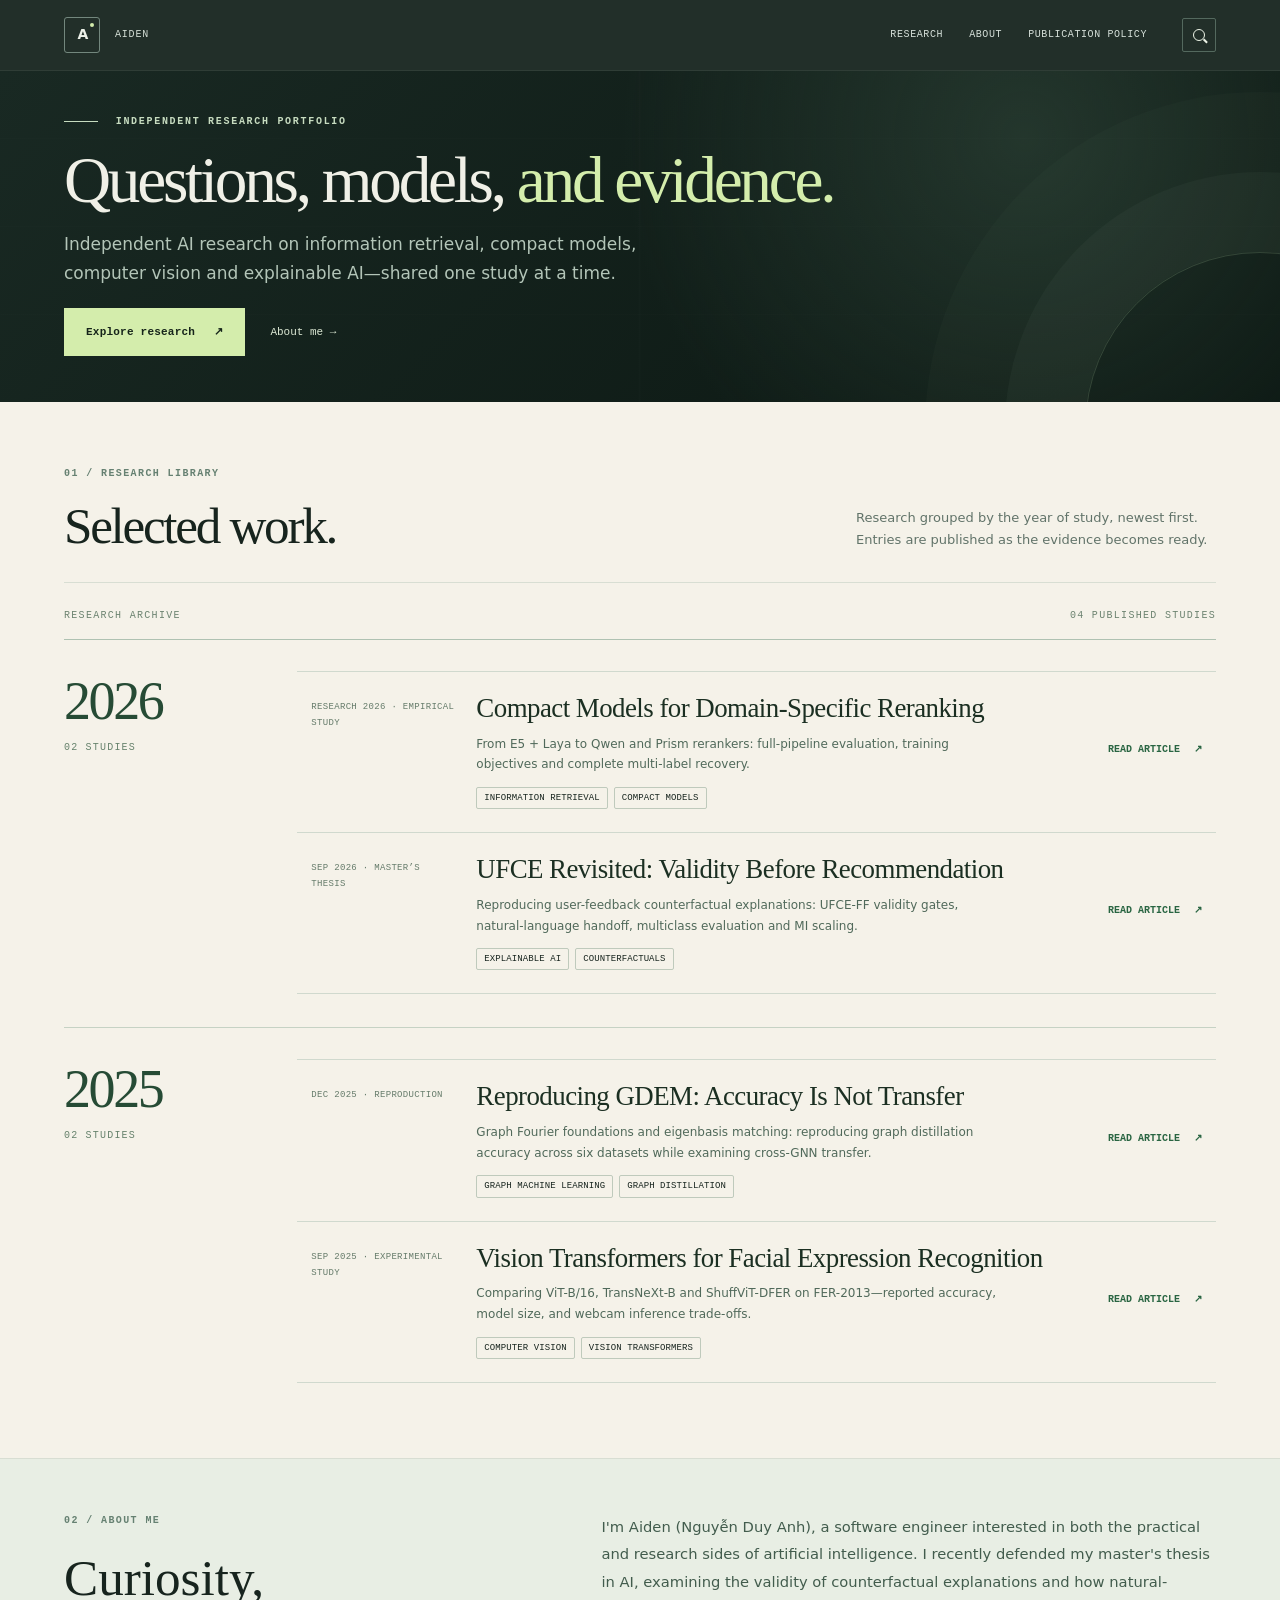
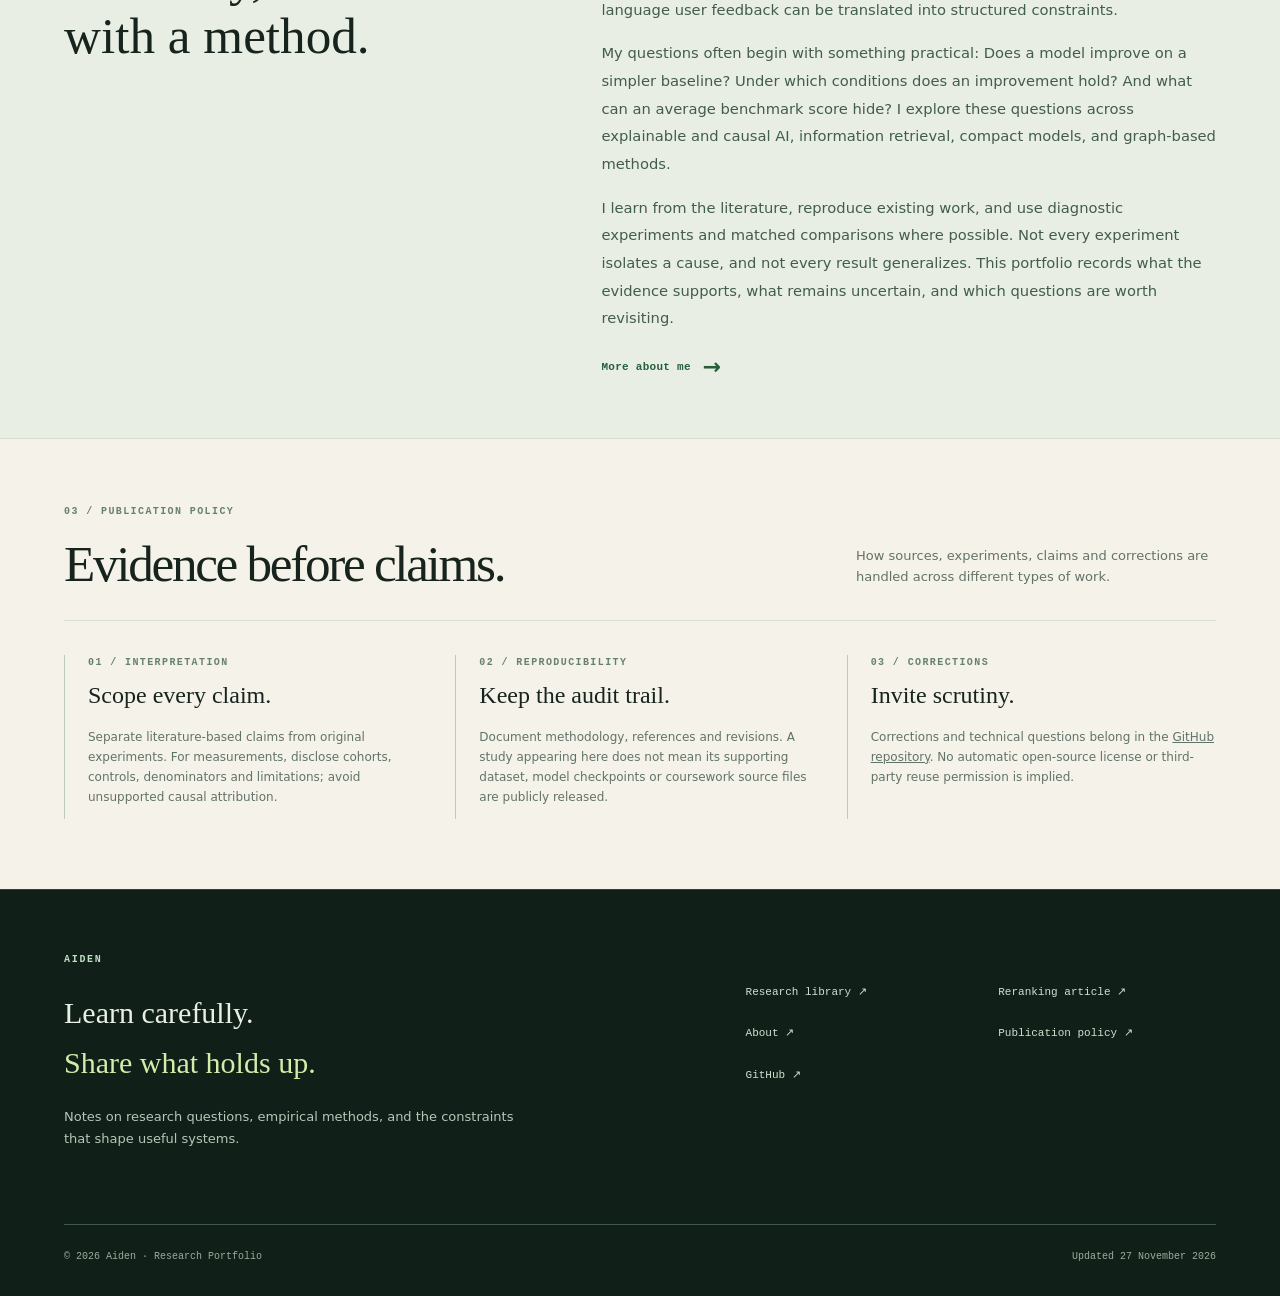
<file: index.html>
<!DOCTYPE html>

<html lang="en"><head><meta charset="utf-8"/><meta content="width=device-width, initial-scale=1" name="viewport"/>
<title>Aiden | AI Research Portfolio — Reranking, Vision &amp; XAI</title><meta content="Applied AI research by Aiden: empirical studies of compact rerankers, information retrieval, Vision Transformers and explainable AI." name="description"/>
<meta content="Aiden" name="author"/><meta content="index,follow,max-image-preview:large" name="robots"/>
<link href="https://anhnd3.github.io/research-portfolio/" rel="canonical"/><link href="https://anhnd3.github.io/research-portfolio/feed.xml" rel="alternate" title="Aiden Research Portfolio" type="application/atom+xml"/><link href="https://anhnd3.github.io/" rel="author"/>
<meta content="website" property="og:type"/><meta content="Aiden | Applied AI Research Portfolio" property="og:title"/><meta content="Evidence-driven AI research on compact rerankers, information retrieval, Vision Transformers and explainable AI." property="og:description"/><meta content="https://anhnd3.github.io/research-portfolio/" property="og:url"/><meta content="Aiden Research Portfolio" property="og:site_name"/><meta content="https://anhnd3.github.io/research-portfolio/assets/research-reranking-og.png" property="og:image"/>
<meta content="summary_large_image" name="twitter:card"/>
<style>

:root{--paper:#f5f2e9;--cream:#faf8f1;--white:#fffefa;--ink:#17241e;--dark:#15221d;--darker:#0d1813;--sub:#617369;--line:#d8ded3;--leaf:#a9c6b2;--lime:#d4edac;--pale:#e5ebe1;--gold:#b58558;--terracotta:#a65b44;--blue:#355d69;--sans:Manrope,Inter,ui-sans-serif,system-ui,-apple-system,'Segoe UI',sans-serif;--serif:'DM Serif Display',Georgia,'Times New Roman',serif;--mono:'JetBrains Mono',ui-monospace,Menlo,Consolas,monospace;--measure:1120px}
*,*:before,*:after{box-sizing:border-box}html{scroll-behavior:smooth;scroll-padding-top:92px}body{margin:0;font-family:var(--sans);background:var(--paper);color:var(--ink);font-size:15px;line-height:1.67;-webkit-font-smoothing:antialiased}a{color:inherit;text-decoration:none}a:hover{text-decoration:none}button,input{font:inherit}button{cursor:pointer}button:disabled{cursor:not-allowed}::selection{background:#cfe1be;color:var(--ink)}.skip-link{position:fixed;left:12px;top:-80px;z-index:999;background:white;padding:12px 18px}.skip-link:focus{top:12px}a:focus-visible,button:focus-visible,input:focus-visible,[tabindex]:focus-visible{outline:3px solid #88c191;outline-offset:3px}.mono,.eyebrow,.status-pill,.meta,.measure-label,.tiny,.kicker{font-family:var(--mono)}
.site-header{position:sticky;z-index:80;top:0;background:#15221df0;color:#ecf0e8;backdrop-filter:blur(14px);border-bottom:1px solid #42534965}.header-wrap{max-width:1400px;margin:auto;padding:0 clamp(20px,4.7vw,70px);height:70px;display:flex;align-items:center;gap:18px}.mark{display:inline-flex;align-items:center;gap:15px;white-space:nowrap;font-family:var(--sans);font-weight:800;font-size:14px;letter-spacing:-.055em}.mark-symbol{width:36px;height:36px;border:1px solid #73877d;display:grid;place-items:center;border-radius:3px;font-weight:850;letter-spacing:-.12em;position:relative}.mark-symbol:after{content:'';position:absolute;right:5px;top:5px;background:var(--lime);width:4px;height:4px;border-radius:50%}.mark-name{font-family:var(--mono);font-size:10px;letter-spacing:.08em;font-weight:500;color:#d5dfd6}.header-nav{display:flex;align-items:center;gap:26px;margin-left:auto}.header-nav a{font-family:var(--mono);text-transform:uppercase;font-size:10px;font-weight:500;letter-spacing:.06em;color:#d6e0d9;transition:color .2s}.header-nav a:hover,.header-nav a[aria-current="page"]{color:var(--lime)}.header-actions{display:flex;gap:9px;align-items:center;margin-left:17px}.icon-btn{height:34px;width:34px;border:1px solid #54695e;color:#edf4e7;background:transparent;display:grid;place-items:center;border-radius:2px}.icon-btn:hover{background:#ffffff18}.menu-btn{display:none}.search-icon{display:block;width:12px;height:12px;border:1.6px solid currentColor;border-radius:50%;position:relative}.search-icon:after{content:'';width:5px;height:1.6px;background:currentColor;position:absolute;right:-4px;bottom:-2px;transform:rotate(45deg)}
.wrapper{max-width:1400px;margin:0 auto;padding-left:clamp(20px,4.7vw,70px);padding-right:clamp(20px,4.7vw,70px)}.eyebrow{font-size:10px;font-weight:600;letter-spacing:.17em;text-transform:uppercase}.eyebrow .eyeline{width:34px;height:1px;background:currentColor;display:inline-block;vertical-align:middle;margin-right:10px}.dark-hero{background:radial-gradient(circle at 80% 20%,#334a3d90 0,transparent 38%),linear-gradient(135deg,#192923,#0d1914 86%);color:#f0f0e7;position:relative;overflow:hidden}.dark-hero:before{content:'';position:absolute;inset:0;background:linear-gradient(90deg,transparent 49.8%,#ffffff04 50%,transparent 50.1%),repeating-linear-gradient(0deg,transparent 0 87px,#ffffff07 88px);opacity:.75;pointer-events:none}.dark-hero:after{content:'';position:absolute;width:350px;height:350px;right:-155px;bottom:-200px;border:1px solid #b9d8ac30;border-radius:50%;box-shadow:0 0 0 80px #c8daba09,0 0 0 160px #c8daba05;pointer-events:none}.serif{font-family:var(--serif);font-weight:400;letter-spacing:-.038em}.highlight{color:var(--lime)}.muted-dark{color:#b2c2b5}.kicker{font-size:10px;text-transform:uppercase;letter-spacing:.14em;font-weight:600;color:#668172}.section-pad{padding:100px 0}.section-intro{display:flex;align-items:end;justify-content:space-between;gap:40px;border-bottom:1px solid var(--line);padding-bottom:28px;margin-bottom:34px}.section-intro h2{font-family:var(--serif);font-weight:400;font-size:clamp(34px,4vw,56px);line-height:1.12;letter-spacing:-.045em;margin:14px 0 0}.section-intro p{max-width:360px;color:var(--sub);font-size:13px;margin:0 0 4px}.arrow-link{display:inline-flex;align-items:center;gap:12px;font-family:var(--mono);font-size:11px;letter-spacing:.025em;transition:gap .2s}.arrow-link:hover{gap:18px}.arrow-link span:last-child{font-size:22px;font-family:var(--sans);line-height:1}.outline-action{display:inline-flex;align-items:center;gap:12px;padding:13px 18px;border:1px solid #7d927f;border-radius:2px;font-family:var(--mono);font-size:11px;text-transform:uppercase;letter-spacing:.04em;transition:background .2s}.outline-action:hover{background:#e6f0db}.primary-action{background:var(--lime);color:#16241a;display:inline-flex;padding:14px 21px;border:1px solid var(--lime);align-items:center;gap:19px;font-family:var(--mono);font-size:11px;font-weight:600;letter-spacing:.02em}.primary-action:hover{background:#e5f6c6}.rule{border-top:1px solid var(--line)}.section-note{font-family:var(--mono);font-size:10px;color:#778b7c;letter-spacing:.06em;text-transform:uppercase}.card-light{background:var(--white);border:1px solid var(--line)}.card-dark{background:#1c3026;border:1px solid #526359a0}.tag{border:1px solid #bfcabc;border-radius:2px;padding:6px 9px;font-family:var(--mono);font-size:10px;letter-spacing:.01em;white-space:nowrap}.tag-dark{border-color:#657467;color:#e1e8dd}.foot{border-top:1px solid #4c625585;background:#102018;color:#e9efe5;padding:55px 0 30px}.foot-grid{display:grid;grid-template-columns:1.3fr 1fr;gap:70px;padding-bottom:62px}.foot h3{font-family:var(--serif);font-weight:400;font-size:30px;margin:18px 0}.foot p{color:#b6c7b9;font-size:13px;max-width:470px}.foot-nav{display:grid;grid-template-columns:1fr 1fr;gap:7px 35px;align-content:start;margin-top:30px}.foot-nav a{font-family:var(--mono);font-size:11px;color:#cfe1d1;padding:8px 0}.foot-nav a:hover{color:var(--lime)}.foot-bottom{border-top:1px solid #40594b;padding-top:24px;display:flex;justify-content:space-between;gap:15px;color:#9cac9d;font-family:var(--mono);font-size:10px}
.search-layer{position:fixed;z-index:200;inset:0;background:#0f1c16df;padding:10vh 20px;display:none;align-items:flex-start;justify-content:center;backdrop-filter:blur(5px)}.search-layer.open{display:flex}.search-panel{background:var(--cream);width:min(630px,100%);border:1px solid #c3d0c1;box-shadow:0 28px 80px #0007}.search-top{display:flex;justify-content:space-between;align-items:center;padding:23px 25px;border-bottom:1px solid var(--line)}.search-top strong{font-family:var(--mono);font-size:11px;letter-spacing:.13em;text-transform:uppercase}.close-search{font-size:21px;border:0;background:transparent}.search-input{display:block;margin:23px;width:calc(100% - 46px);padding:14px 15px;background:white;border:1px solid #bdcdbf;border-radius:2px;outline:0}.search-results{max-height:44vh;overflow:auto;padding:0 23px 24px}.search-results a{display:block;padding:13px 0;border-bottom:1px solid var(--line)}.search-results a:hover{color:#62875f}.search-results b{display:block;font-family:var(--serif);font-size:18px;font-weight:400}.search-results span{display:block;color:var(--sub);font-size:12px}.search-results p{color:var(--sub);font-size:13px}
.tabs{display:inline-flex;flex-wrap:wrap;border:1px solid var(--line);gap:2px;padding:3px;background:#e7eadf;border-radius:2px}.tabs button{border:0;background:transparent;padding:9px 13px;font-family:var(--mono);font-size:10px;color:var(--sub);border-radius:1px}.tabs button[aria-pressed="true"]{background:#21362a;color:#fff}.tabs button:hover:not([aria-pressed="true"]){background:#d6ded3}.mini-callout{border-left:2px solid #91aa84;padding:12px 20px;background:#e8eee3;color:#3f5f4a;font-size:13px}.tiny{font-size:10px;color:var(--sub)}
@media(max-width:950px){.header-nav{gap:14px}.header-nav a{font-size:10px}.foot-grid{gap:28px}}@media(max-width:680px){.site-header .header-wrap{height:62px}.mark-name{display:none}.menu-btn{display:grid}.header-nav{display:none;position:absolute;left:0;right:0;top:62px;background:var(--dark);margin:0;padding:20px 24px;flex-direction:column;align-items:flex-start;gap:20px;border-bottom:1px solid #435849}.header-nav.show{display:flex}.header-actions{margin-left:auto}.wrapper{padding-left:21px;padding-right:21px}.section-pad{padding:65px 0}.section-intro{display:block}.section-intro p{margin:18px 0 0}.foot-grid{grid-template-columns:1fr}.foot-bottom{flex-direction:column}.foot-nav{margin-top:5px}.section-intro h2{font-size:40px}}@media(prefers-reduced-motion:reduce){*,*:before,*:after{scroll-behavior:auto!important;animation:none!important;transition:none!important}}


.home-hero{min-height:640px}.home-grid{position:relative;display:grid;grid-template-columns:minmax(0,1.1fr) minmax(330px,.9fr);gap:75px;align-items:center;padding-top:92px;padding-bottom:100px}.hero-copy{position:relative;z-index:2}.home-hero .eyebrow{color:#c7dcc0}.home-hero h1{max-width:730px;font-family:var(--serif);font-size:clamp(55px,6.2vw,96px);font-weight:400;line-height:1.03;letter-spacing:-.05em;margin:28px 0 27px}.home-hero .lead{font-size:clamp(14px,1.3vw,17px);color:#b3c5b8;line-height:1.75;max-width:500px;margin-bottom:31px}.hero-ctas{display:flex;flex-wrap:wrap;align-items:center;gap:25px}.hero-right{min-width:0}.case-frame{background:#24382f9c;border:1px solid #526657;box-shadow:0 30px 65px #0003;padding:25px;position:relative;transform:rotate(.75deg)}.case-frame:before{content:'';position:absolute;left:-15px;top:-15px;width:31px;height:31px;border-top:1px solid #c9ddaa;border-left:1px solid #c9ddaa}.case-top{display:flex;justify-content:space-between;align-items:center;gap:10px;border-bottom:1px solid #82938756;padding-bottom:17px}.case-top span{font-family:var(--mono);font-size:10px;letter-spacing:.1em;color:#c7d8c8}.case-top b{font-family:var(--mono);font-size:10px;color:var(--lime);font-weight:500}.case-title{font-family:var(--serif);font-weight:400;font-size:clamp(27px,2.6vw,37px);line-height:1.18;margin:27px 0 24px;letter-spacing:-.025em}.mini-query{color:#b4c9b9;font-family:var(--mono);font-size:10px;text-transform:uppercase;letter-spacing:.1em;margin:24px 0 10px}.result-rows{display:grid;grid-template-columns:repeat(5,minmax(0,1fr));gap:7px}.result-rows .result{background:#d7e1d3;color:#26392c;padding:13px 0 11px;text-align:center;min-width:0}.result-rows .result.bad{background:#40574b;color:#c2d2c6}.result small{display:block;font-family:var(--mono);font-size:9px;opacity:.7;margin-bottom:6px}.result strong{font-family:var(--serif);font-size:32px;line-height:1}.result-label{display:flex;justify-content:space-between;margin:13px 0 3px;font-size:11px;color:#c7dbc9}.case-metrics{display:grid;grid-template-columns:repeat(3,1fr);gap:1px;background:#6476664d;margin-top:19px}.case-metrics>div{padding:13px 7px;background:#243a30}.case-metrics b{display:block;font-family:var(--serif);font-size:24px;font-weight:400;color:var(--lime)}.case-metrics span{display:block;font-family:var(--mono);font-size:8px;color:#b2c4b4;letter-spacing:.03em}.case-caption{margin-top:15px;color:#b0c6b0;font-size:11px}.hero-bottom{border-top:1px solid #47614d4f;position:relative;z-index:1}.hero-bottom .wrapper{display:grid;grid-template-columns:1.6fr 1fr 1fr 1fr;align-items:center}.hero-stamp,.hero-metric{padding:20px 10px;border-right:1px solid #48614e63}.hero-stamp{font-family:var(--mono);font-size:10px;letter-spacing:.07em;color:#b8cebd}.hero-metric strong{display:block;font-family:var(--serif);font-size:24px;font-weight:400;color:#dcedc6;line-height:1.1}.hero-metric span{font-family:var(--mono);font-size:9px;color:#a6bbad}.featured{padding-bottom:104px}.feature-layout{display:grid;grid-template-columns:1.1fr .9fr;min-height:460px;gap:0;border:1px solid var(--line);background:var(--white)}.feature-main{padding:clamp(28px,4vw,55px);display:flex;flex-direction:column;align-items:flex-start}.feature-main h3{font-family:var(--serif);font-weight:400;font-size:clamp(31px,3.7vw,51px);line-height:1.1;margin:23px 0 15px;letter-spacing:-.035em;max-width:580px}.feature-main p{color:#61756a;font-size:14px;max-width:525px}.feature-main .feature-bottom{display:flex;gap:9px;flex-wrap:wrap;margin:22px 0 auto}.feature-main .arrow-link{margin-top:26px;border-bottom:1px solid currentColor;padding-bottom:6px}.feature-art{display:flex;flex-direction:column;background:#dfe7db;overflow:hidden;padding:30px 28px;min-width:0}.art-header{display:flex;justify-content:space-between;align-items:center}.art-header .mono{font-size:10px;color:#526f58}.art-chart{display:flex;align-items:flex-end;gap:10px;flex:1;min-height:140px;padding:55px 7px 20px;border-bottom:1px solid #bacabb}.art-col{flex:1;height:175px;display:flex;flex-direction:column;justify-content:flex-end;align-items:center;gap:10px}.art-col .bar{width:100%;min-height:6px;background:#9ebea6;transition:height .25s;max-width:53px}.art-col:nth-child(3) .bar{background:#284f38}.art-col:nth-child(2) .bar{background:#80968a}.art-col small{font-family:var(--mono);font-size:10px;color:#5a7660}.art-annotation{padding:20px 0 4px}.art-annotation strong{display:block;font-family:var(--serif);font-size:26px;font-weight:400}.art-annotation p{font-size:12px;color:#637c68;max-width:360px;margin:6px 0}.library-list{border-top:1px solid #bcc9ba}.library-row{display:grid;grid-template-columns:62px 1.1fr 1fr 135px;gap:22px;border-bottom:1px solid #bcc9ba;padding:29px 5px;align-items:center}.library-num{font-family:var(--serif);font-size:28px;color:#79967e}.library-name{font-family:var(--serif);font-size:27px;line-height:1.15}.library-desc{font-size:12px;color:var(--sub)}.library-link{font-family:var(--mono);font-size:10px;text-align:right}.library-link:hover{color:#537a55}.quiet-grid{display:grid;grid-template-columns:1fr 1fr;gap:24px}.quiet-card{border:1px solid var(--line);padding:28px;background:var(--cream);min-height:260px;display:flex;flex-direction:column;align-items:start}.quiet-card h3{font-family:var(--serif);font-size:29px;line-height:1.15;font-weight:400;margin:17px 0 10px}.quiet-card p{font-size:13px;color:var(--sub);max-width:430px}.quiet-card .arrow-link{margin-top:auto}.about-rail{background:#e8eee4;border-top:1px solid var(--line);border-bottom:1px solid var(--line);margin-top:90px}.about-grid{display:grid;grid-template-columns:1fr 1fr;gap:110px;padding:80px 0}.about-grid h2{font-family:var(--serif);font-size:clamp(38px,4vw,56px);font-weight:400;line-height:1.13;margin:20px 0}.about-grid p{font-size:14px;color:#526d58}.policy-grid{display:grid;grid-template-columns:repeat(3,1fr);gap:22px}.policy-item{border-left:1px solid #bbccba;padding-left:23px}.policy-item h3{font-family:var(--serif);font-weight:400;font-size:24px;margin:3px 0 9px}.policy-item p{font-size:12px;color:var(--sub)}
@media(max-width:1070px){.home-grid{gap:35px}.home-hero h1{font-size:68px}.case-frame{padding:18px}.home-grid{grid-template-columns:1fr .9fr}.library-row{grid-template-columns:45px 1.3fr 1fr 75px}.library-name{font-size:23px}}@media(max-width:800px){.home-grid{grid-template-columns:1fr;padding-top:75px;padding-bottom:70px}.home-hero h1{font-size:clamp(49px,9vw,78px)}.hero-right{max-width:630px}.hero-bottom .wrapper{grid-template-columns:1fr 1fr}.hero-stamp{grid-column:span 2}.hero-metric{border-top:1px solid #47614d4f}.feature-layout{grid-template-columns:1fr}.feature-art{min-height:330px}.quiet-grid,.about-grid{grid-template-columns:1fr}.about-grid{gap:16px}.policy-grid{grid-template-columns:1fr}}@media(max-width:600px){.home-hero h1{font-size:clamp(45px,12vw,67px)}.home-grid{padding-top:65px}.hero-bottom .wrapper{grid-template-columns:repeat(2,minmax(0,1fr))}.hero-metric:nth-last-child(1){grid-column:span 2}.library-row{grid-template-columns:32px 1fr 30px;gap:13px}.library-desc{grid-column:2/3;grid-row:2}.library-link{grid-column:3/4;grid-row:1}.library-name{font-size:23px}.quiet-card{padding:22px}.case-title{font-size:28px}.result strong{font-size:26px}.feature-main h3{font-size:37px}}


/* Compact homepage v2: the landing page introduces research areas, not one publication's metrics. */
.home-hero{min-height:0}
.home-grid{grid-template-columns:minmax(0,1.42fr) minmax(280px,.58fr);gap:70px;padding-top:66px;padding-bottom:72px;align-items:center}
.home-hero h1{font-size:clamp(46px,4.55vw,70px);max-width:810px;line-height:1.07;margin:20px 0 15px}
.home-hero .lead{max-width:640px;margin:0 0 23px;font-size:14px;line-height:1.7}
.hero-topics{border-left:1px solid #566a5966;padding:9px 0 8px 29px;max-width:365px}
.hero-topics .focus-label{font-size:9px;color:#aac4aa;letter-spacing:.08em}
.topic-row{padding:14px 0;display:grid;grid-template-columns:20px 1fr 12px;gap:12px;align-items:center;border-bottom:1px solid #6f876f33}
.topic-row:first-of-type{margin-top:8px}
.topic-row .mono{font-size:10px;color:#98b29a}
.topic-row strong{font-size:13px;color:#e7efdf;font-weight:600;line-height:1.3}
.topic-row>span:last-child{font-family:var(--mono);font-size:12px;color:#9ab39b}
.hero-topics p{font-size:10px;color:#b1c7b5;line-height:1.6;margin:15px 0 0}
#research{padding-top:68px;padding-bottom:76px}
#research .section-intro{margin-bottom:18px}
.publication-entry{display:grid;grid-template-columns:145px minmax(0,1fr) 125px;gap:28px;align-items:center;padding:27px 22px;background:var(--cream);border:1px solid var(--line);transition:background .2s,border-color .2s}
.publication-entry:hover{background:#ebf0e7;border-color:#aebfac}
.publication-index{color:#6d8c73;font-size:10px;line-height:1.6;align-self:start;padding-top:12px}
.publication-main h3{font-family:var(--serif);font-size:clamp(25px,2.65vw,35px);font-weight:400;line-height:1.19;letter-spacing:-.028em;margin:0}
.publication-main p{color:#5f7364;font-size:12px;max-width:690px;line-height:1.65;margin:12px 0}
.publication-tags{display:flex;gap:6px;flex-wrap:wrap;margin-top:13px}
.publication-tags .tag{font-size:9px;padding:5px 7px}
.publication-cta{justify-self:end;font-size:10px;font-weight:600;color:#2f6543;white-space:nowrap}
.publication-cta span{margin-left:8px}
.publication-note{margin:14px 0 0}
#notes{padding-bottom:69px!important}
#notes .quiet-card{min-height:205px}
.about-rail{margin-top:0}
.about-grid{padding-top:57px;padding-bottom:60px}
#policy{padding-top:65px;padding-bottom:70px}
@media(max-width:980px){.home-grid{gap:35px;grid-template-columns:1.1fr .9fr}.publication-entry{grid-template-columns:115px minmax(0,1fr);gap:20px}.publication-cta{grid-column:2;justify-self:start}}
@media(max-width:720px){.hero-topics{display:none}.home-grid{grid-template-columns:1fr;gap:0;padding-top:40px;padding-bottom:46px}.home-hero h1{font-size:clamp(43px,8vw,57px)}.hero-topics{max-width:none;padding-left:20px}.publication-entry{grid-template-columns:1fr;gap:10px;padding:23px 20px}.publication-index{padding-top:0}.publication-cta{grid-column:1;justify-self:start}.publication-main h3{font-size:31px}#research{padding-top:51px;padding-bottom:57px}}


/* v3: breadth-first personal research archive, no hero tied to one publication. */
.home-hero{min-height:0!important}
.home-grid{display:block!important;padding:35px 0 39px!important}
.home-grid>.hero-copy{max-width:1050px}
.home-hero h1{font-size:clamp(43px,4.8vw,68px)!important;line-height:1.08!important;margin:14px 0 15px!important;max-width:890px}
.home-hero .lead{max-width:780px!important;font-size:clamp(14px,1.35vw,17px)!important;margin-bottom:20px!important}
.hero-secondary{font-family:var(--mono);font-size:11px;color:#dce8d4;text-decoration:none}
.hero-fields{font-size:10px;letter-spacing:.06em;color:#91ad97;border-top:1px solid #6b846753;margin-top:20px;padding-top:15px;line-height:2.2}
.hero-fields span{margin:0 7px;color:#bfd7af}
#research{padding-top:64px;padding-bottom:64px}
#research .section-intro{margin-bottom:25px}
.library-group{margin:0 0 27px}
.library-grouphead{display:flex;justify-content:space-between;gap:12px;align-items:center;color:#63806a;border-bottom:1px solid #bdc5b8;padding-bottom:10px;margin:7px 0 14px}
.library-grouphead .mono{font-size:10px;letter-spacing:.13em}
.library-grouphead>span:last-child{font-family:var(--mono);font-size:10px;color:#77907a}
.archive-entry{display:grid;grid-template-columns:145px minmax(0,1fr) 140px;gap:28px;align-items:center;padding:21px 22px;border-bottom:1px solid #d5d9cd;background:#f8f7f1}
.archive-entry:first-of-type{border-top:1px solid #d5d9cd}
.archive-entry .publication-index{align-self:start;padding-top:7px}
.archive-entry .publication-main h3{font-size:clamp(20px,2vw,27px);line-height:1.22}
.archive-entry .publication-main p{margin:8px 0;font-size:12px;line-height:1.65}
.archive-entry .publication-tags{margin-top:9px}
.status-pill{justify-self:end;align-self:start;padding-top:8px;font-family:var(--mono);font-size:9px;letter-spacing:.04em;color:#6c826f;text-align:right;line-height:1.6}
#notes{padding:12px 0 69px!important}
.notes-intro{border:1px solid #d6dacd;padding:22px 26px;display:grid;grid-template-columns:minmax(210px,.45fr) minmax(0,1fr);gap:35px;background:#f7f8f1;align-items:center}
.notes-intro .mono{font-size:10px;letter-spacing:.12em;color:#64856d}
.notes-intro h3{font-family:var(--serif);font-size:clamp(21px,2vw,28px);font-weight:400;margin:7px 0}
.notes-intro p{font-size:13px;line-height:1.73;color:#566a5c;margin:0;max-width:none}
@media(max-width:980px){.archive-entry{grid-template-columns:115px minmax(0,1fr);gap:18px}.status-pill{grid-column:2;justify-self:start;padding:0}.home-grid{padding-top:35px!important;padding-bottom:38px!important}}
@media(max-width:720px){.home-grid{padding:30px 0 38px!important}.hero-fields{font-size:9px}.hero-fields span{margin:0 3px}.archive-entry{grid-template-columns:1fr;gap:6px;padding:19px}.archive-entry .publication-index{padding:0}.archive-entry .status-pill{grid-column:1}.notes-intro{grid-template-columns:1fr;gap:12px;padding:20px}#research{padding:47px 0}#notes{padding-bottom:48px!important}}


/* Homepage-only, publication-first refinement; no new visual system. */
.home-grid{padding-top:43px!important;padding-bottom:46px!important}
.home-hero h1{max-width:810px!important;font-size:clamp(42px,5.1vw,66px)!important}
.home-hero .lead{max-width:650px!important}
#research{padding-bottom:75px!important}
#about .about-grid{padding-top:54px;padding-bottom:60px}
@media(max-width:680px){.home-grid{padding-top:36px!important;padding-bottom:41px!important}}

/* v4 design-system alignment: a predictable reading gutter on every section. */
:root{--page-gutter:clamp(24px,5vw,80px);--reading-measure:72ch}
html,body{max-width:100%;overflow-x:clip}
.wrapper,.header-wrap{padding-left:var(--page-gutter)!important;padding-right:var(--page-gutter)!important}
.home-grid{padding-left:var(--page-gutter)!important;padding-right:var(--page-gutter)!important}
.about-grid{padding-left:var(--page-gutter)!important;padding-right:var(--page-gutter)!important}
.section-intro,.publication-entry,.about-grid,.policy-grid{min-width:0}
.about-grid{grid-template-columns:minmax(250px,.85fr) minmax(0,1.15fr);gap:clamp(36px,6.5vw,100px);align-items:start}
.about-grid > div:last-child{max-width:675px}
.about-grid p{font-size:clamp(14px,1.15vw,15px);line-height:1.88;margin:0 0 16px;color:#425c4d;max-width:var(--reading-measure)}
.about-grid .arrow-link{display:inline-flex;margin-top:8px;color:#275e3b;font-weight:650}
.about-grid h2{max-width:370px}
@media(max-width:860px){.about-grid{grid-template-columns:1fr;gap:12px}.about-grid h2{max-width:none}}
@media(max-width:680px){:root{--page-gutter:24px}.section-intro h2{line-height:1.12}.publication-entry{min-width:0}.publication-main h3{overflow-wrap:break-word}.about-grid{padding-top:45px!important;padding-bottom:48px!important}.about-grid p{font-size:14px;line-height:1.85}}
@media(max-width:360px){:root{--page-gutter:20px}}

/* Shared Aiden back-to-top action: hidden on first screen, accessible after scroll. */
.back-to-top{position:fixed;right:clamp(18px,3vw,36px);bottom:clamp(18px,3vw,30px);z-index:110;display:inline-flex;align-items:center;justify-content:center;gap:9px;height:46px;min-width:87px;padding:0 16px;border:1px solid #abc3a8;border-radius:4px;background:#f8f5e8;color:#183a29;box-shadow:0 7px 25px rgba(5,26,15,.20);font:750 11px/1 var(--mono,ui-monospace,monospace);letter-spacing:.06em;cursor:pointer;opacity:0;visibility:hidden;pointer-events:none;transform:translateY(12px);transition:opacity .19s ease,transform .19s ease,background .19s ease,visibility .19s}
.back-to-top.is-visible{opacity:1;visibility:visible;pointer-events:auto;transform:none}.back-to-top:hover{background:#e2edce;border-color:#80a680;color:#102a1d}.back-to-top:focus-visible{outline:3px solid #a4d3a0;outline-offset:3px}.back-to-top-arrow{font-family:Arial,sans-serif;font-size:19px;line-height:1;letter-spacing:0}
@media(max-width:540px){.back-to-top{right:18px;bottom:18px;min-width:76px;height:44px;padding:0 12px}}
@media(prefers-reduced-motion:reduce){.back-to-top{transition:none}}


/* Research index / reverse-chronological year groups.
   No empty year placeholders. Add studies within their research year as published. */
.research-index{margin-top:25px}
.research-index-top{display:flex;justify-content:space-between;gap:16px;color:#6c8370;font-size:10px;letter-spacing:.13em;border-bottom:1px solid #afc2b2;padding:0 0 14px}
.research-year{margin:0;display:grid;grid-template-columns:minmax(145px,18%) minmax(0,1fr);gap:26px;padding-top:31px}
.research-year+.research-year{margin-top:33px;border-top:1px solid #c6d2c4}
.research-year-head{display:flex;flex-direction:column;align-items:flex-start;gap:12px;padding-top:3px}
.research-year-head h3{font:400 clamp(34px,4.25vw,54px)/1 var(--serif);letter-spacing:-.045em;color:#264b35;margin:0}
.research-year-count{font-size:10px;letter-spacing:.12em;color:#66826c}
.research-year-items{min-width:0}
.research-year .publication-entry{display:grid;grid-template-columns:minmax(100px,145px) minmax(0,1fr) minmax(100px,116px);column-gap:20px;row-gap:12px;align-items:start;padding:20px 14px 23px;margin:0;background:transparent;border:0;border-bottom:1px solid #d0d9ce;transition:background .18s ease}
.research-year .publication-entry:first-child{border-top:1px solid #d0d9ce}
.research-year .publication-entry:hover{background:#eaf0e6}
.research-year .publication-index{align-self:start;padding-top:7px;font-size:9px;line-height:1.8;letter-spacing:.035em;color:#657b6a}
.research-year .publication-main h4{font:400 clamp(22px,2.1vw,29px)/1.22 var(--serif);letter-spacing:-.02em;color:#1b2f22;overflow-wrap:break-word;margin:0}
.research-year .publication-main p{color:#50695a;font-size:12px;line-height:1.72;margin:9px 0 0;max-width:69ch}
.research-year .publication-tags{display:flex;flex-wrap:wrap;gap:6px;margin-top:12px}
.research-year .publication-tags .tag{font-size:9px;line-height:1.35;padding:4px 7px}
.research-year .publication-cta{justify-self:end;align-self:center;font-size:10px;font-weight:650;color:#296542;white-space:nowrap}
@media(max-width:1100px){.research-year{grid-template-columns:115px minmax(0,1fr);gap:18px}.research-year .publication-entry{grid-template-columns:120px minmax(0,1fr);column-gap:16px}.research-year .publication-cta{grid-column:2;justify-self:start;align-self:start}}
@media(max-width:710px){.research-index-top{font-size:9px}.research-year{display:block;padding-top:24px}.research-year+.research-year{margin-top:27px}.research-year-head{flex-direction:row;justify-content:space-between;align-items:baseline;margin:0 0 13px}.research-year-head h3{font-size:41px}.research-year .publication-entry{grid-template-columns:1fr;gap:7px;padding:19px 12px 20px}.research-year .publication-index{padding-top:0}.research-year .publication-main h4{font-size:clamp(24px,7vw,30px)}.research-year .publication-cta{grid-column:1;margin-top:3px}.research-year .publication-tags .tag{font-size:8.5px}}
@media(prefers-reduced-motion:reduce){.research-year .publication-entry{transition:none}}
</style><meta name="twitter:title" content="Aiden | Applied AI Research Portfolio"/>
<meta name="twitter:description" content="Research notes on compact reranking, information retrieval, Vision Transformers and explainable AI."/>
<script type="application/ld+json">{"@context":"https://schema.org","@graph":[{"@type":"WebSite","@id":"https://anhnd3.github.io/research-portfolio/#website","name":"Aiden Research Portfolio","url":"https://anhnd3.github.io/research-portfolio/","description":"Independent technical research in applied artificial intelligence: information retrieval, compact models, computer vision and explainable AI.","inLanguage":"en","publisher":{"@id":"https://anhnd3.github.io/#person"},"author":{"@id":"https://anhnd3.github.io/#person"}},{"@type":"Person","@id":"https://anhnd3.github.io/#person","name":"Aiden","alternateName":"Nguyễn Duy Anh","url":"https://anhnd3.github.io/","sameAs":["https://www.linkedin.com/in/anhnd8/","https://github.com/anhnd3"]},{"@type":"CollectionPage","@id":"https://anhnd3.github.io/research-portfolio/#research","name":"Selected Research","url":"https://anhnd3.github.io/research-portfolio/#research","isPartOf":{"@id":"https://anhnd3.github.io/research-portfolio/#website"},"mainEntity":{"@type":"ItemList","itemListElement":[{"@type":"ListItem","position":1,"url":"https://anhnd3.github.io/research-portfolio/articles/compact-domain-reranking/"},{"@type":"ListItem","position":2,"url":"https://anhnd3.github.io/research-portfolio/articles/verified-counterfactual-explanations-ufce-ff/"},{"@type":"ListItem","position":3,"url":"https://anhnd3.github.io/research-portfolio/articles/gdem-graph-distillation-reproduction/"},{"@type":"ListItem","position":4,"url":"https://anhnd3.github.io/research-portfolio/articles/vision-transformers-facial-expression-recognition/"}]}}]}</script>
</head><body>
<a class="skip-link" href="#main">Skip to content</a>
<header class="site-header"><div class="header-wrap"><a aria-label="Aiden Research Portfolio home" class="mark" href="/research-portfolio/"><span class="mark-symbol">A</span><span class="mark-name">AIDEN</span></a><nav aria-label="Primary navigation" class="header-nav" id="nav"><a data-nav="research" href="/research-portfolio/#research">Research</a><a data-nav="about" href="https://anhnd3.github.io/">About</a><a data-nav="policy" href="/research-portfolio/#policy">Publication policy</a></nav><div class="header-actions"><button aria-label="Search site" class="icon-btn" id="openSearch" title="Search (/)" type="button"><i aria-hidden="true" class="search-icon"></i></button><button aria-controls="nav" aria-expanded="false" aria-label="Toggle menu" class="icon-btn menu-btn" id="menuBtn" type="button"><span aria-hidden="true">☰</span></button></div></div></header>
<div aria-labelledby="searchTitle" aria-modal="true" class="search-layer" id="searchLayer" role="dialog"><div class="search-panel"><div class="search-top"><strong id="searchTitle">Search portfolio</strong><button aria-label="Close search" class="close-search" id="closeSearch" type="button">×</button></div><label class="sr-only" for="siteSearch" style="position:absolute;clip:rect(0,0,0,0)">Search articles and pages</label><input autocomplete="off" class="search-input" id="siteSearch" placeholder="Search papers, metrics or sections…" type="search"/><div aria-live="polite" class="search-results" id="searchResults"></div></div></div>
<main id="main">
<section class="dark-hero home-hero"><div class="wrapper home-grid">
<div class="hero-copy">
<div class="eyebrow"><span class="eyeline"></span> INDEPENDENT RESEARCH PORTFOLIO</div>
<h1>Questions, models, <span class="highlight">and evidence.</span></h1>
<p class="lead">Independent AI research on information retrieval, compact models, computer vision and explainable AI—shared one study at a time.</p>
<div class="hero-ctas"><a class="primary-action" href="#research">Explore research <span aria-hidden="true">↗</span></a><a class="hero-secondary" href="https://anhnd3.github.io/">About me <span aria-hidden="true">→</span></a></div>
</div></div></section>
<section class="wrapper section-pad featured" id="research">
  <div class="section-intro">
    <div><div class="kicker">01 / RESEARCH LIBRARY</div><h2>Selected work.</h2></div>
    <p>Research grouped by the year of study, newest first. Entries are published as the evidence becomes ready.</p>
  </div>
  <div class="research-index">
    <div class="research-index-top mono"><span>RESEARCH ARCHIVE</span><span>04 PUBLISHED STUDIES</span></div>
    <section class="research-year" aria-labelledby="research-year-2026">
  <header class="research-year-head">
    <h3 id="research-year-2026">2026</h3>
    <span class="research-year-count mono">02 STUDIES</span>
  </header>
  <div class="research-year-items"><a class="publication-entry" href="https://anhnd3.github.io/research-portfolio/articles/compact-domain-reranking/">
  <span class="publication-index mono">RESEARCH 2026 · EMPIRICAL STUDY</span>
  <div class="publication-main"><h4>Compact Models for Domain-Specific Reranking</h4>
    <p>From E5 + Laya to Qwen and Prism rerankers: full-pipeline evaluation, training objectives and complete multi-label recovery.</p>
    <div class="publication-tags"><span class="tag">INFORMATION RETRIEVAL</span><span class="tag">COMPACT MODELS</span></div>
  </div>
  <span class="publication-cta mono">READ ARTICLE <span aria-hidden="true">↗</span></span>
</a>
<a class="publication-entry" href="https://anhnd3.github.io/research-portfolio/articles/verified-counterfactual-explanations-ufce-ff/">
  <span class="publication-index mono">SEP 2026 · MASTER’S THESIS</span>
  <div class="publication-main"><h4>UFCE Revisited: Validity Before Recommendation</h4>
    <p>Reproducing user-feedback counterfactual explanations: UFCE-FF validity gates, natural-language handoff, multiclass evaluation and MI scaling.</p>
    <div class="publication-tags"><span class="tag">EXPLAINABLE AI</span><span class="tag">COUNTERFACTUALS</span></div>
  </div>
  <span class="publication-cta mono">READ ARTICLE <span aria-hidden="true">↗</span></span>
</a></div>
</section>
    <section class="research-year" aria-labelledby="research-year-2025">
  <header class="research-year-head">
    <h3 id="research-year-2025">2025</h3>
    <span class="research-year-count mono">02 STUDIES</span>
  </header>
  <div class="research-year-items"><a class="publication-entry" href="https://anhnd3.github.io/research-portfolio/articles/gdem-graph-distillation-reproduction/">
  <span class="publication-index mono">DEC 2025 · REPRODUCTION</span>
  <div class="publication-main"><h4>Reproducing GDEM: Accuracy Is Not Transfer</h4>
    <p>Graph Fourier foundations and eigenbasis matching: reproducing graph distillation accuracy across six datasets while examining cross-GNN transfer.</p>
    <div class="publication-tags"><span class="tag">GRAPH MACHINE LEARNING</span><span class="tag">GRAPH DISTILLATION</span></div>
  </div>
  <span class="publication-cta mono">READ ARTICLE <span aria-hidden="true">↗</span></span>
</a>
<a class="publication-entry" href="https://anhnd3.github.io/research-portfolio/articles/vision-transformers-facial-expression-recognition/">
  <span class="publication-index mono">SEP 2025 · EXPERIMENTAL STUDY</span>
  <div class="publication-main"><h4>Vision Transformers for Facial Expression Recognition</h4>
    <p>Comparing ViT-B/16, TransNeXt-B and ShuffViT-DFER on FER-2013—reported accuracy, model size, and webcam inference trade-offs.</p>
    <div class="publication-tags"><span class="tag">COMPUTER VISION</span><span class="tag">VISION TRANSFORMERS</span></div>
  </div>
  <span class="publication-cta mono">READ ARTICLE <span aria-hidden="true">↗</span></span>
</a></div>
</section>
  </div>
</section>
<section class="about-rail" id="about"><div class="wrapper about-grid"><div><div class="kicker">02 / ABOUT ME</div><h2>Curiosity, <br/>with a method.</h2></div><div><p>I'm Aiden (Nguyễn Duy Anh), a software engineer interested in both the practical and research sides of artificial intelligence. I recently defended my master's thesis in AI, examining the validity of counterfactual explanations and how natural-language user feedback can be translated into structured constraints.</p><p>My questions often begin with something practical: Does a model improve on a simpler baseline? Under which conditions does an improvement hold? And what can an average benchmark score hide? I explore these questions across explainable and causal AI, information retrieval, compact models, and graph-based methods.</p><p>I learn from the literature, reproduce existing work, and use diagnostic experiments and matched comparisons where possible. Not every experiment isolates a cause, and not every result generalizes. This portfolio records what the evidence supports, what remains uncertain, and which questions are worth revisiting.</p><a class="arrow-link" href="https://anhnd3.github.io/">More about me <span>→</span></a></div></div></section>
<section class="wrapper section-pad" id="policy"><div class="section-intro"><div><div class="kicker">03 / PUBLICATION POLICY</div><h2>Evidence before claims.</h2></div><p>How sources, experiments, claims and corrections are handled across different types of work.</p></div><div class="policy-grid"><div class="policy-item"><div class="kicker">01 / INTERPRETATION</div><h3>Scope every claim.</h3><p>Separate literature-based claims from original experiments. For measurements, disclose cohorts, controls, denominators and limitations; avoid unsupported causal attribution.</p></div><div class="policy-item"><div class="kicker">02 / REPRODUCIBILITY</div><h3>Keep the audit trail.</h3><p>Document methodology, references and revisions. A study appearing here does not mean its supporting dataset, model checkpoints or coursework source files are publicly released.</p></div><div class="policy-item"><div class="kicker">03 / CORRECTIONS</div><h3>Invite scrutiny.</h3><p>Corrections and technical questions belong in the <a href="https://github.com/anhnd3/research-portfolio" rel="noopener noreferrer" style="text-decoration:underline" target="_blank">GitHub repository</a>. No automatic open-source license or third-party reuse permission is implied.</p></div></div></section>
</main>
<footer class="foot"><div class="wrapper"><div class="foot-grid"><div><span class="eyebrow" style="color:#bddebf">AIDEN</span><h3>Learn carefully.<br/><em style="color:#d5eba9;font-style:normal">Share what holds up.</em></h3><p>Notes on research questions, empirical methods, and the constraints that shape useful systems.</p></div><div class="foot-nav"><a href="/research-portfolio/#research">Research library ↗</a><a href="https://anhnd3.github.io/research-portfolio/articles/compact-domain-reranking/">Reranking article ↗</a><a href="https://anhnd3.github.io/">About ↗</a><a href="/research-portfolio/#policy">Publication policy ↗</a><a href="https://github.com/anhnd3/research-portfolio" rel="noopener noreferrer" target="_blank">GitHub ↗</a></div></div><div class="foot-bottom"><span>© 2026 Aiden · Research Portfolio</span><span>Updated 27 November 2026</span></div></div></footer>
<script>
const $=(q,root=document)=>root.querySelector(q), $$=(q,root=document)=>Array.from(root.querySelectorAll(q));
const menu=$('#menuBtn'); if(menu){menu.addEventListener('click',()=>{let x=$('#nav');let show=x.classList.toggle('show');menu.setAttribute('aria-expanded',show?'true':'false');});$$('#nav a').forEach(a=>a.addEventListener('click',()=>{$('#nav').classList.remove('show');menu.setAttribute('aria-expanded','false')}))}
let savedFocus=null;const layer=$('#searchLayer'),inp=$('#siteSearch');const entries=[
{title:'Research',description:'Published research articles',href:'/research-portfolio/#research'},
{title:'Compact Models for Domain-Specific Reranking',description:'E5 + Laya, Qwen/Prism, learning-to-rank objectives and multi-label recovery',href:'https://anhnd3.github.io/research-portfolio/articles/compact-domain-reranking/'},
{title:'UFCE Revisited: Validity Before Recommendation',description:'Sep 2026 thesis, counterfactual explanations, UFCE-FF validity, user feedback, multiclass and MI scaling',href:'https://anhnd3.github.io/research-portfolio/articles/verified-counterfactual-explanations-ufce-ff/'},
{title:'Reproducing GDEM: Accuracy Is Not Transfer',description:'Graph Fourier, eigenbasis matching, graph distillation and cross-GNN transfer',href:'https://anhnd3.github.io/research-portfolio/articles/gdem-graph-distillation-reproduction/'},
{title:'Vision Transformers for Facial Expression Recognition',description:'FER-2013, compact CNN-ViT, accuracy and latency',href:'https://anhnd3.github.io/research-portfolio/articles/vision-transformers-facial-expression-recognition/'},


{title:'About Aiden',description:'A short introduction',href:'https://anhnd3.github.io/'},
{title:'Publication policy',description:'Evidence and corrections',href:'/research-portfolio/#policy'}];
function renderSearch(){let q=inp.value.toLowerCase().trim();let filtered=entries.filter(e=>(e.title+' '+e.description).toLowerCase().includes(q));$('#searchResults').innerHTML=filtered.length?filtered.map(e=>`<a href="${e.href}"><b>${e.title}</b><span>${e.description}</span></a>`).join(''):'<p>No matching sections. Try “reranking”, “research” or “evidence”.</p>';}
function toggleSearch(open){if(!layer)return;if(open){savedFocus=document.activeElement;layer.classList.add('open');inp.value='';renderSearch();setTimeout(()=>inp.focus(),10)}else{layer.classList.remove('open');savedFocus?.focus()}}
$('#openSearch')?.addEventListener('click',()=>toggleSearch(true));$('#closeSearch')?.addEventListener('click',()=>toggleSearch(false));layer?.addEventListener('click',e=>{if(e.target===layer)toggleSearch(false)});inp?.addEventListener('input',renderSearch);document.addEventListener('keydown',e=>{if(e.key==='Escape'&&layer?.classList.contains('open'))toggleSearch(false);if(e.key==='/'&&document.activeElement?.tagName!=='INPUT'&&!layer?.classList.contains('open')){e.preventDefault();toggleSearch(true)}})

</script><!-- Shared Aiden navigation: persistent back-to-top control -->
<button class="back-to-top" type="button" aria-label="Back to top" title="Back to top" tabindex="-1" aria-hidden="true"><span aria-hidden="true" class="back-to-top-arrow">↑</span><span aria-hidden="true">Top</span></button>
<script>
/* Back-to-top behavior is intentionally independent of the page's other scripts. */
(()=>{const button=document.querySelector('.back-to-top');if(!button)return;
const reduceMotion=window.matchMedia('(prefers-reduced-motion: reduce)');
const update=()=>{const visible=window.scrollY>Math.max(440,window.innerHeight*.55);button.classList.toggle('is-visible',visible);button.tabIndex=visible?0:-1;button.setAttribute('aria-hidden',String(!visible));};
button.addEventListener('click',()=>window.scrollTo({top:0,behavior:reduceMotion.matches?'auto':'smooth'}));
window.addEventListener('scroll',update,{passive:true});update();})();
</script>
</body></html>
</file>
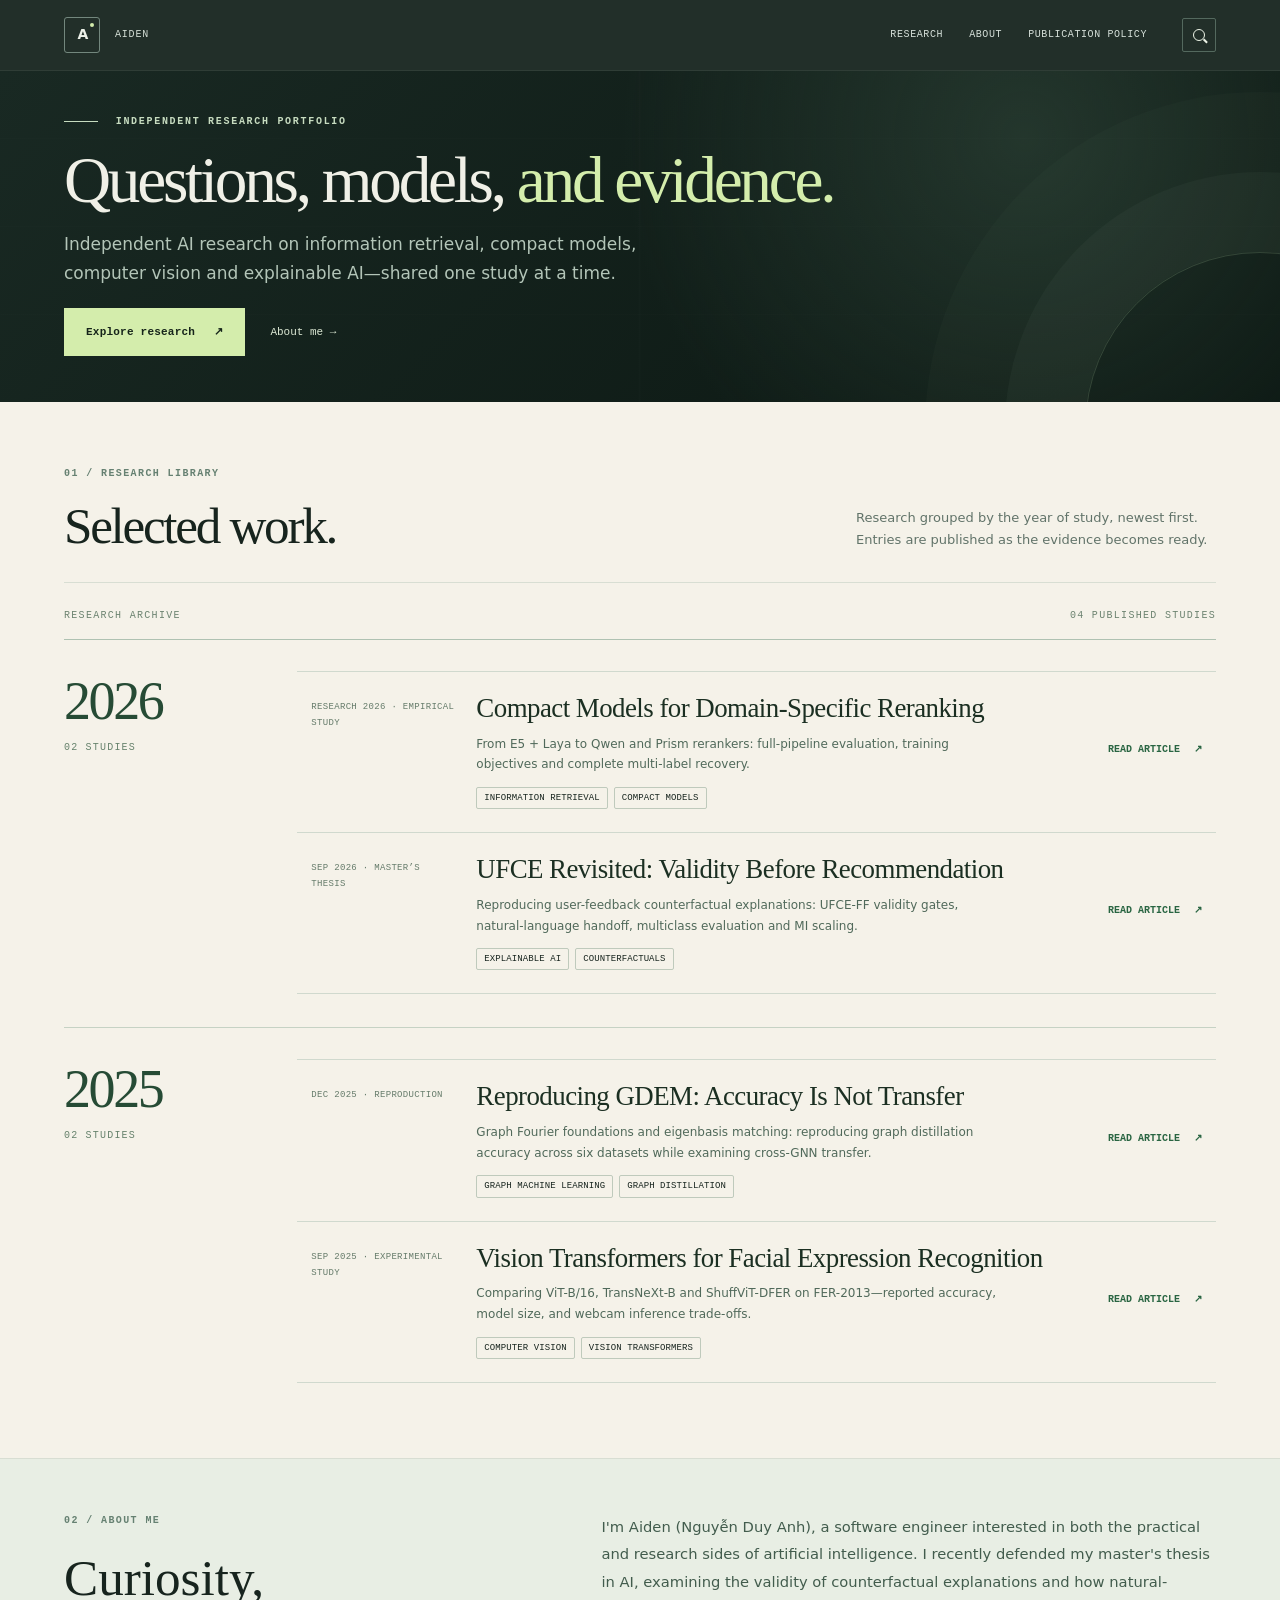
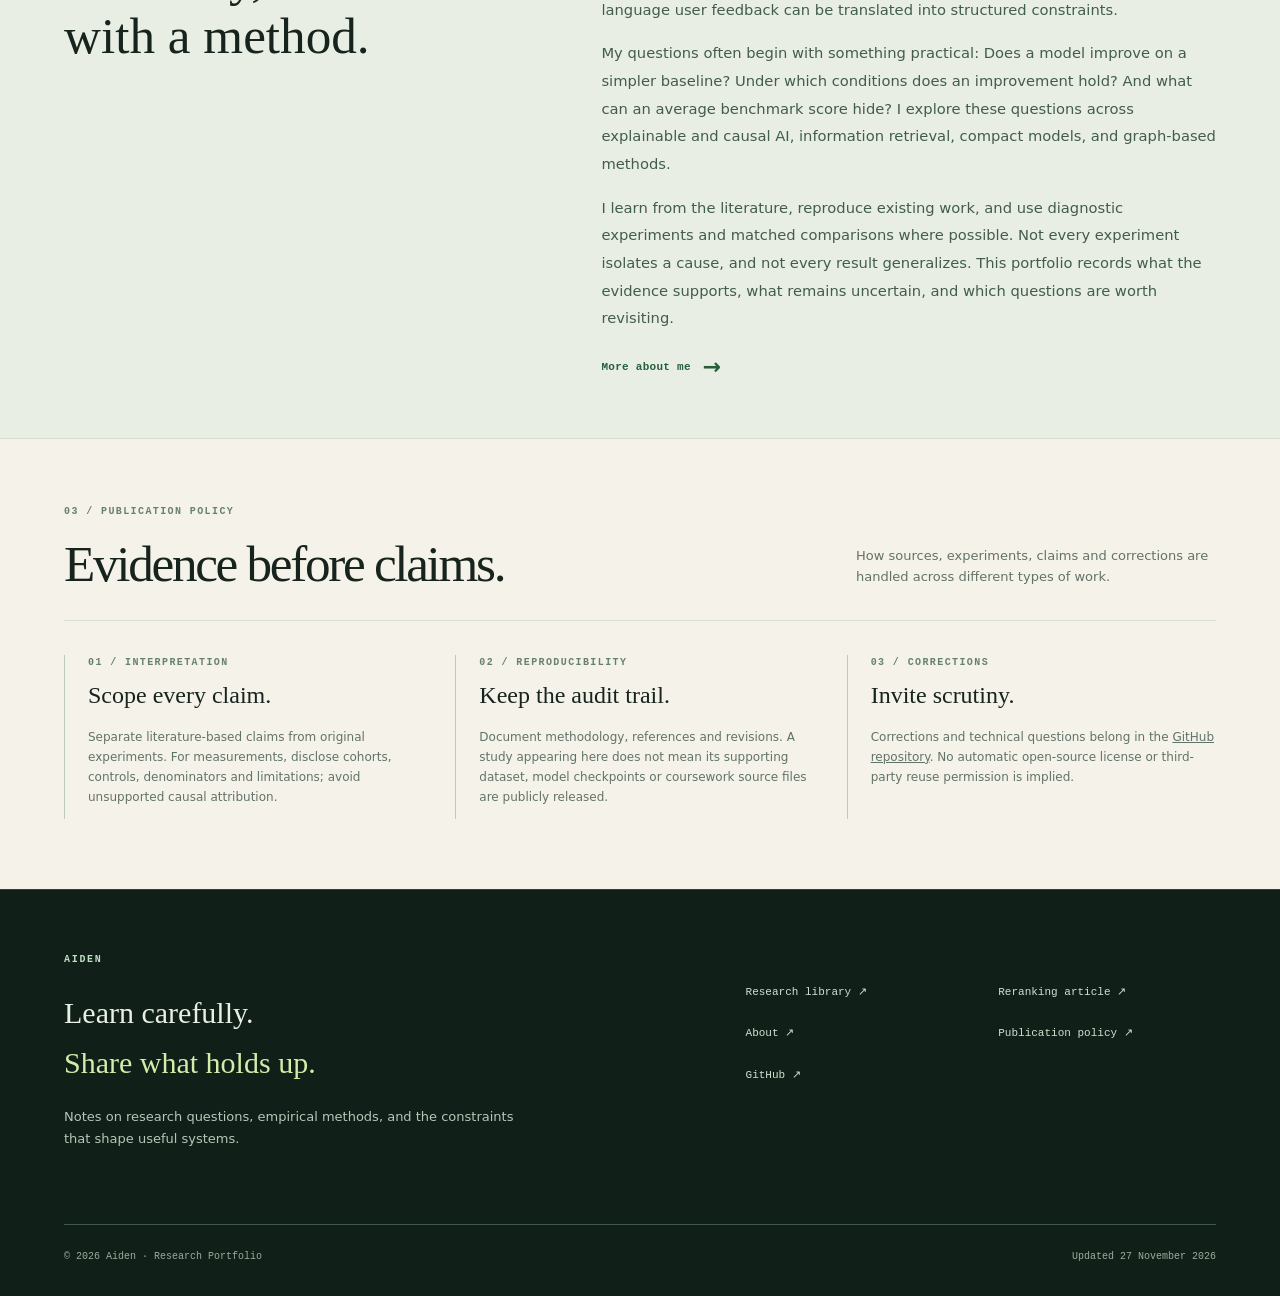
<file: about/index.html>
<!DOCTYPE html>
<html lang="en"><head><meta charset="utf-8"/>
<title>About Aiden has moved</title>
<link href="https://anhnd3.github.io/" rel="canonical"/>
<meta content="noindex,follow" name="robots"/>
<meta content="0; url=https://anhnd3.github.io/" http-equiv="refresh"/>
<script>location.replace("https://anhnd3.github.io/"+location.hash)</script>
</head><body>
<p>This page has moved to <a href="https://anhnd3.github.io/">https://anhnd3.github.io/</a>.</p>
</body></html>
</file>
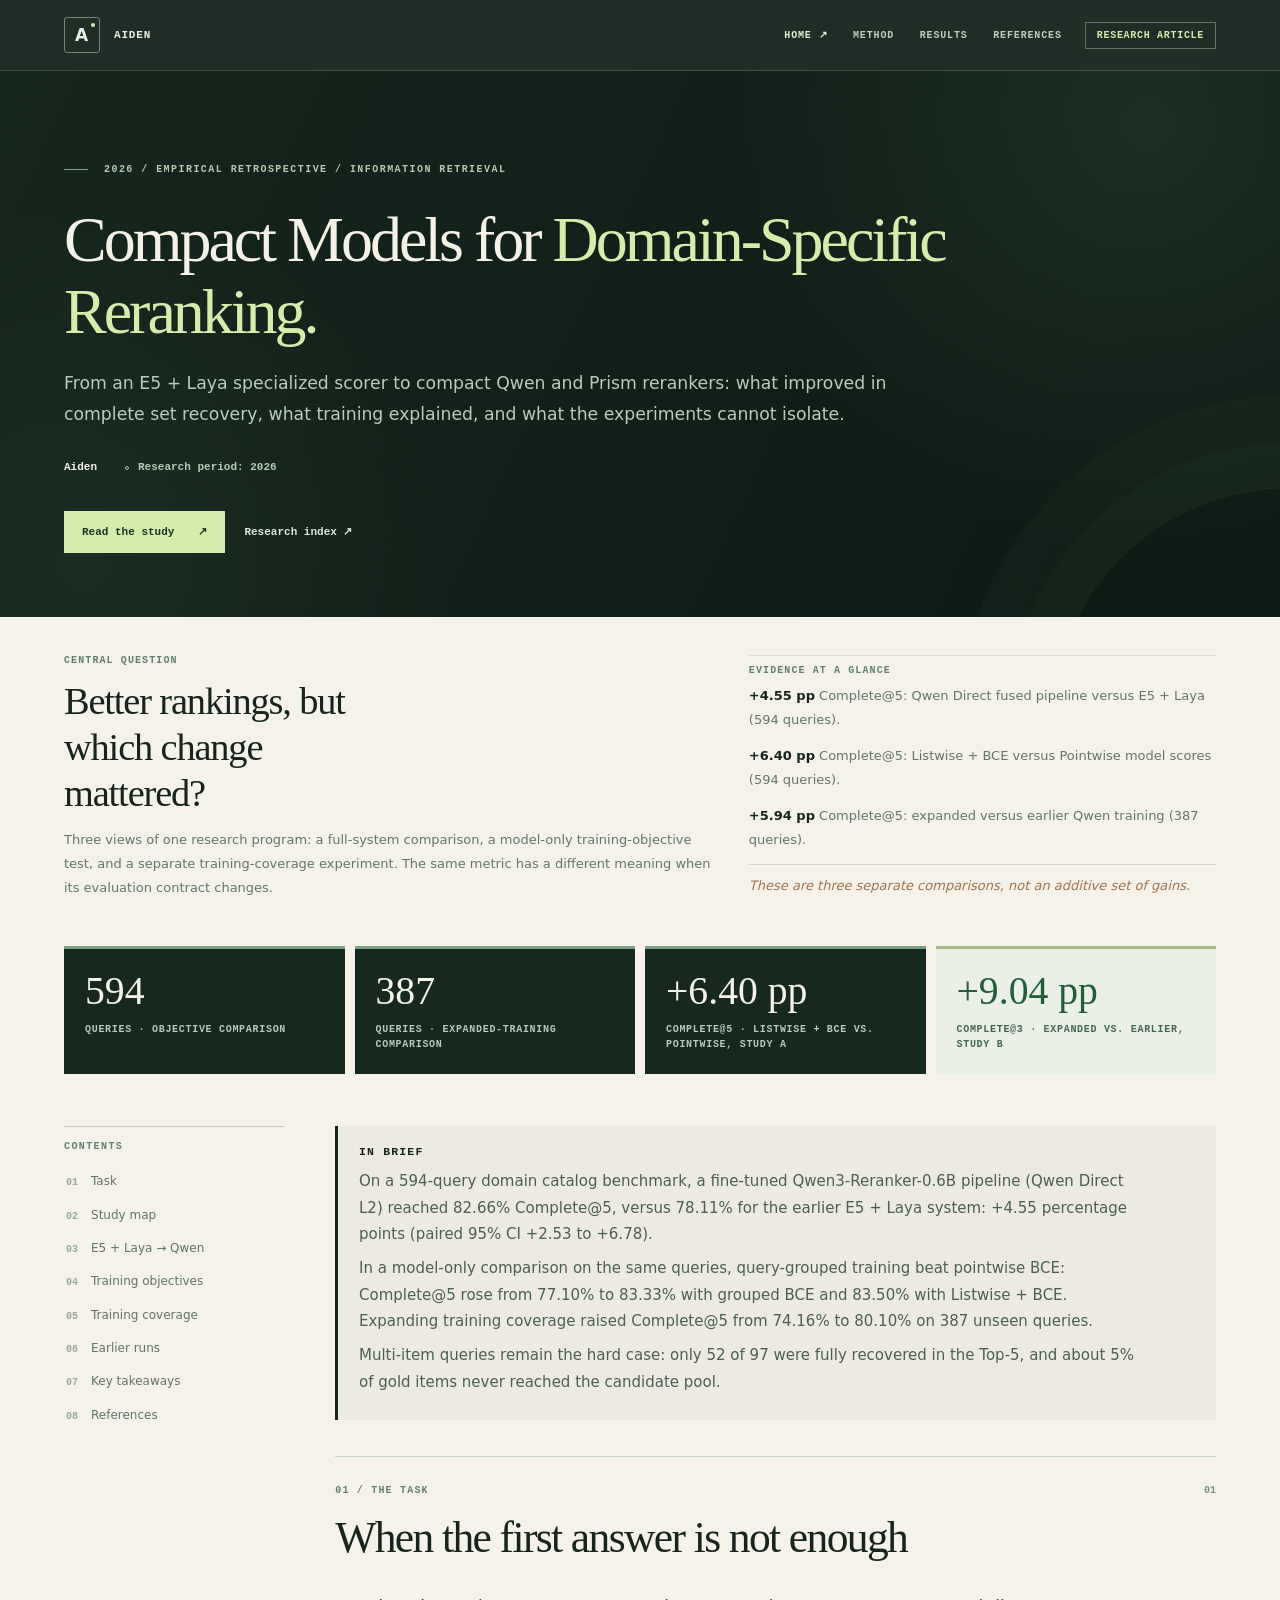
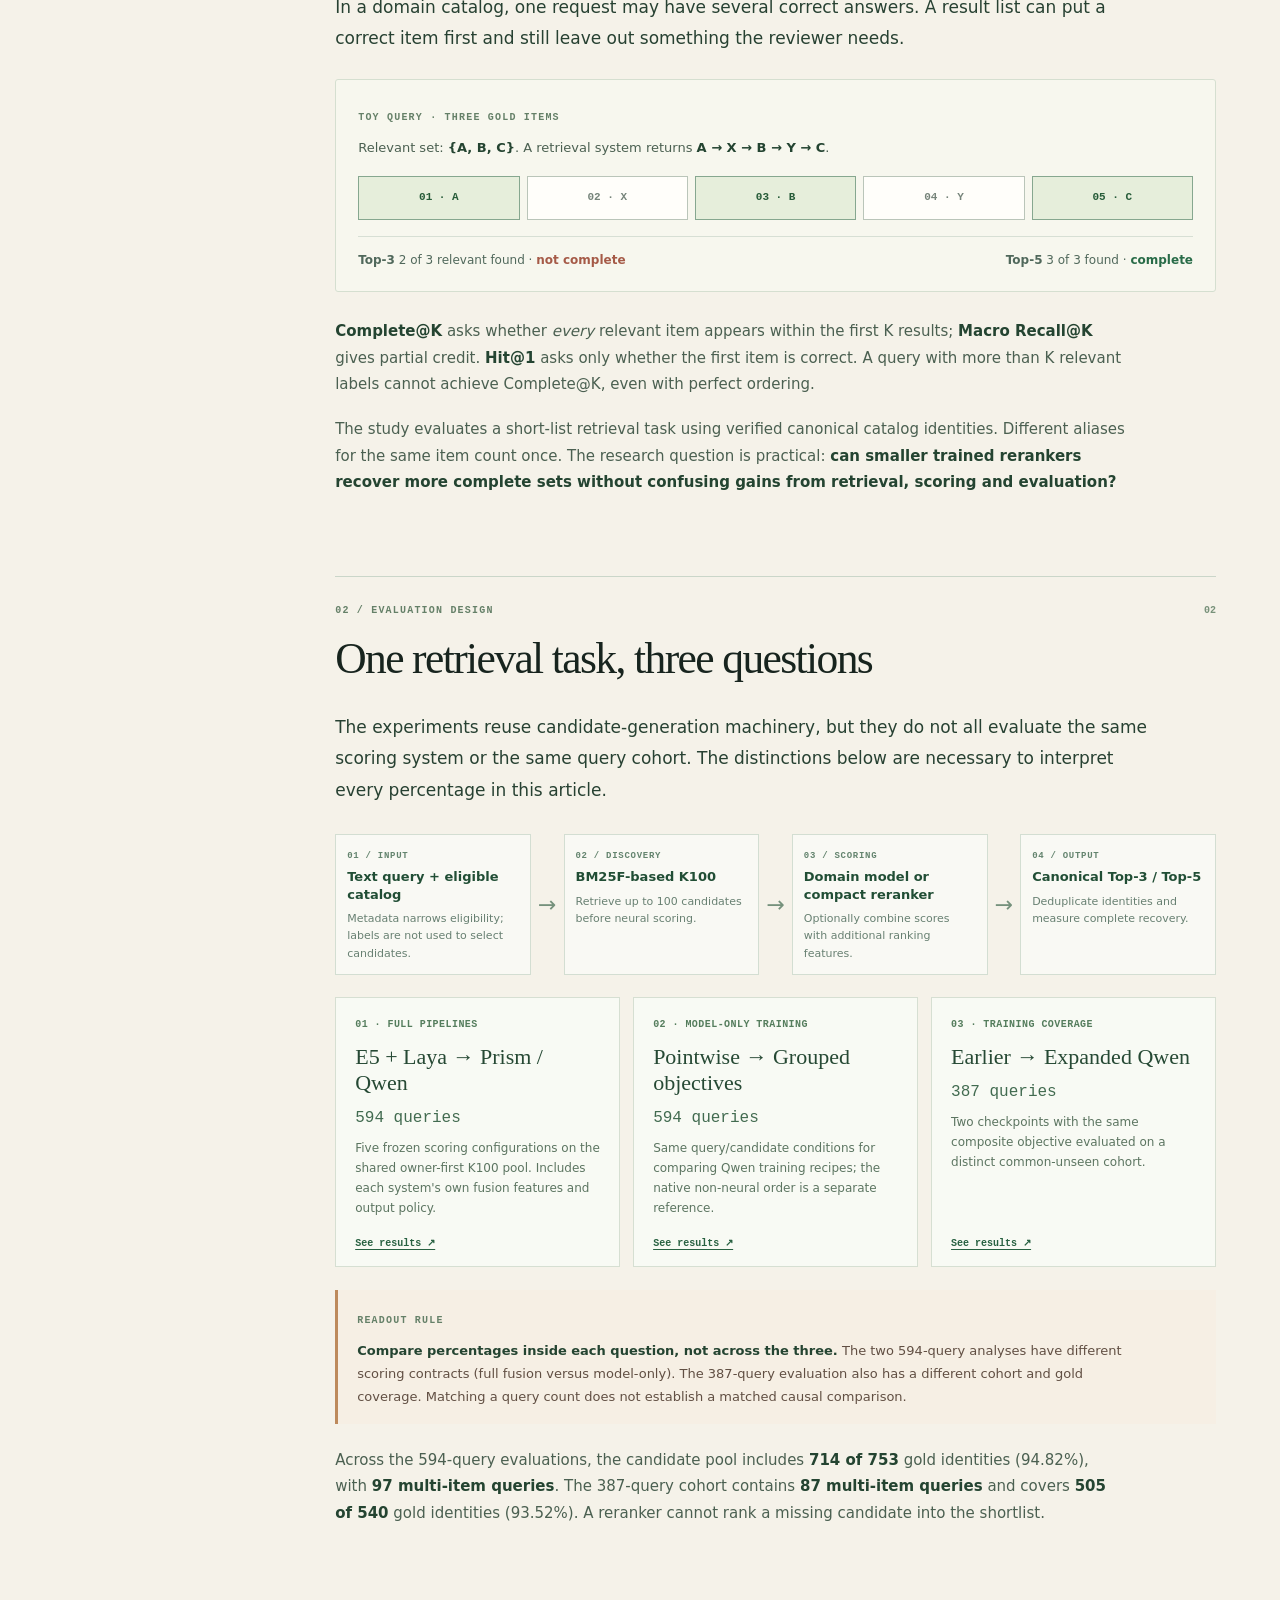
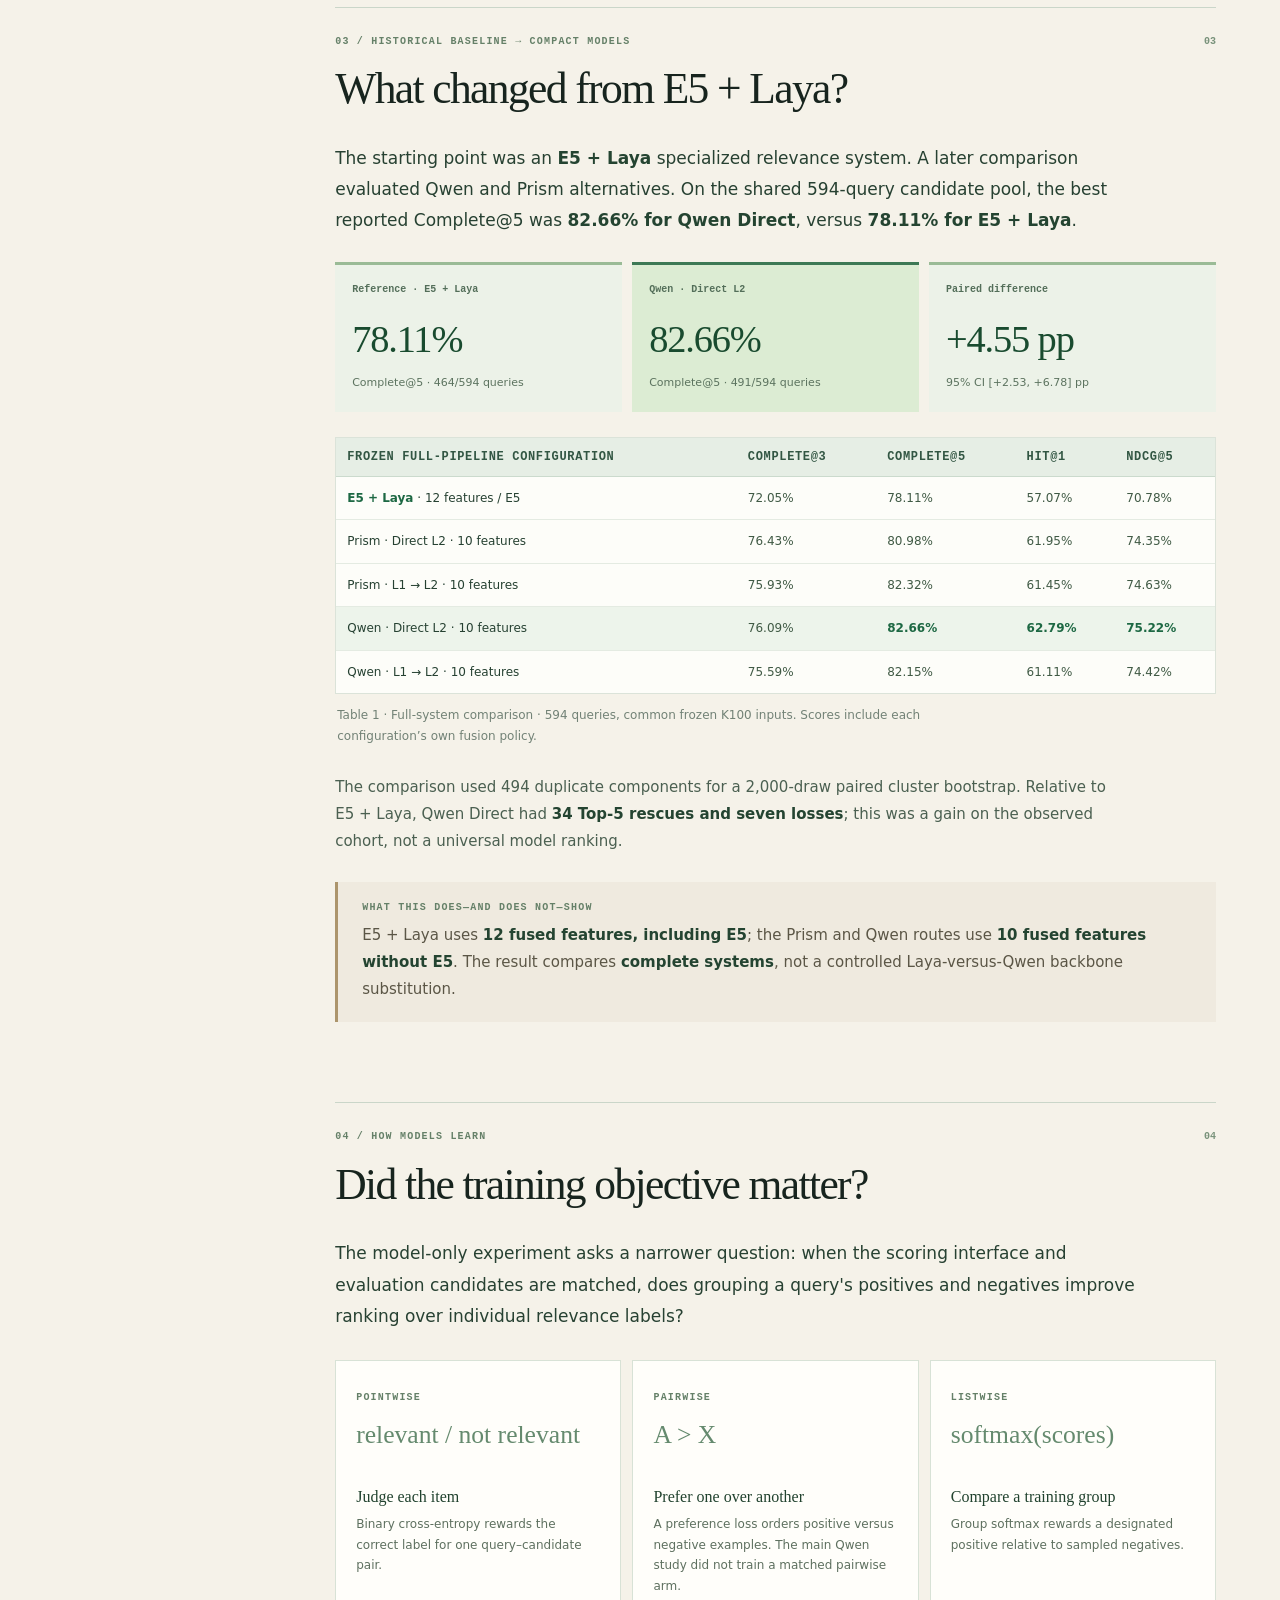
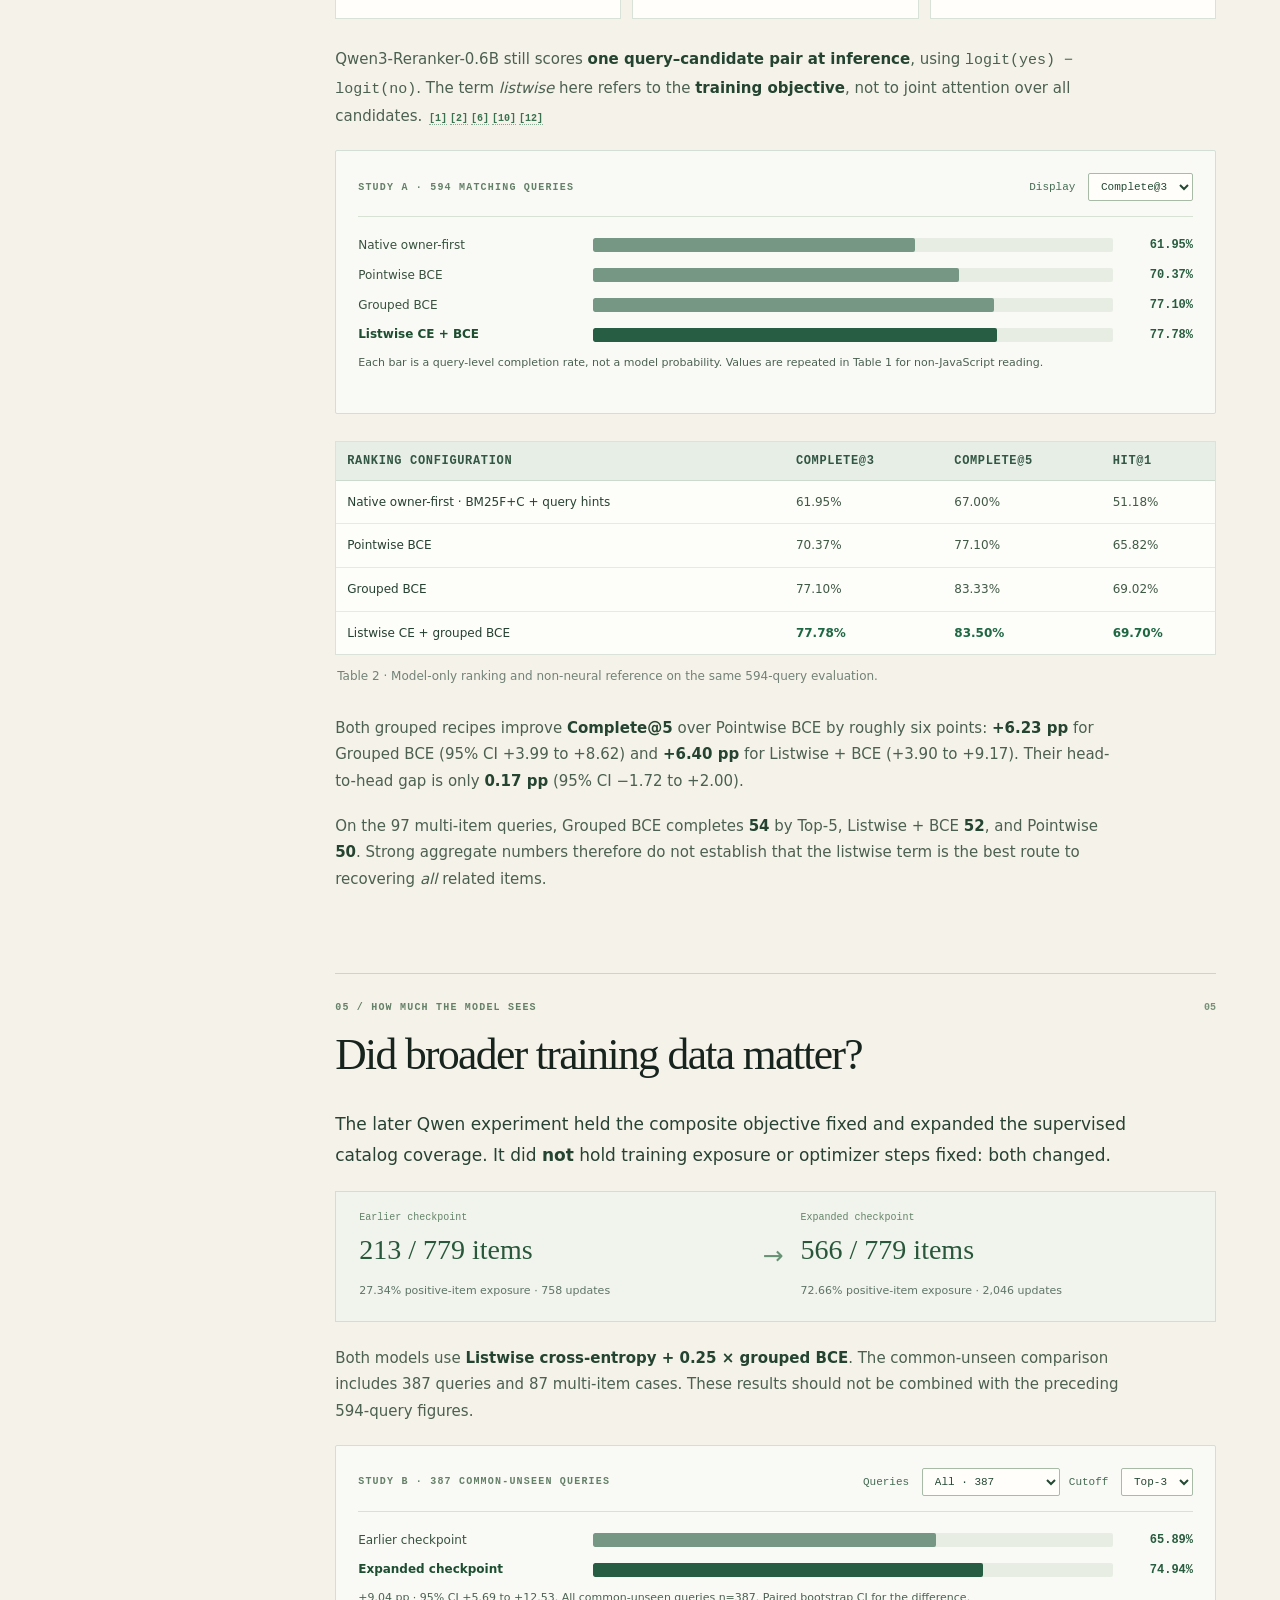
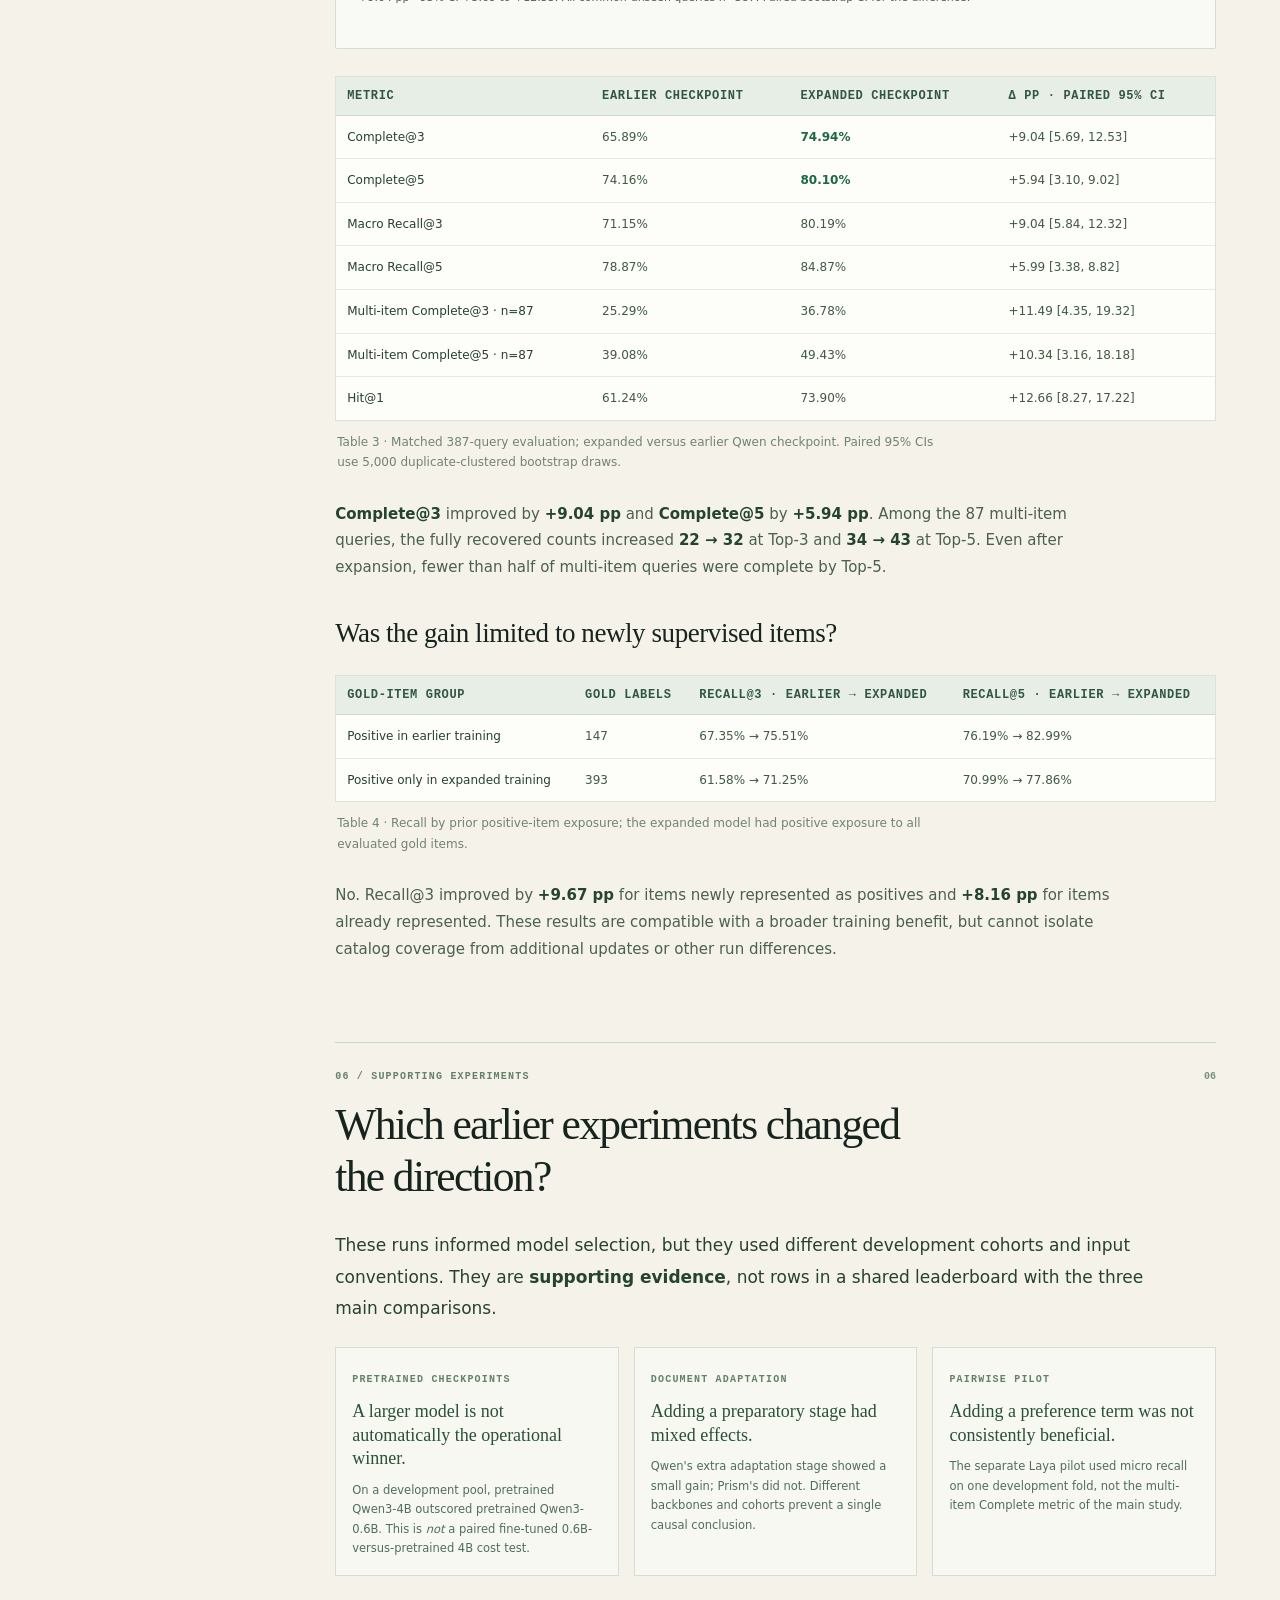
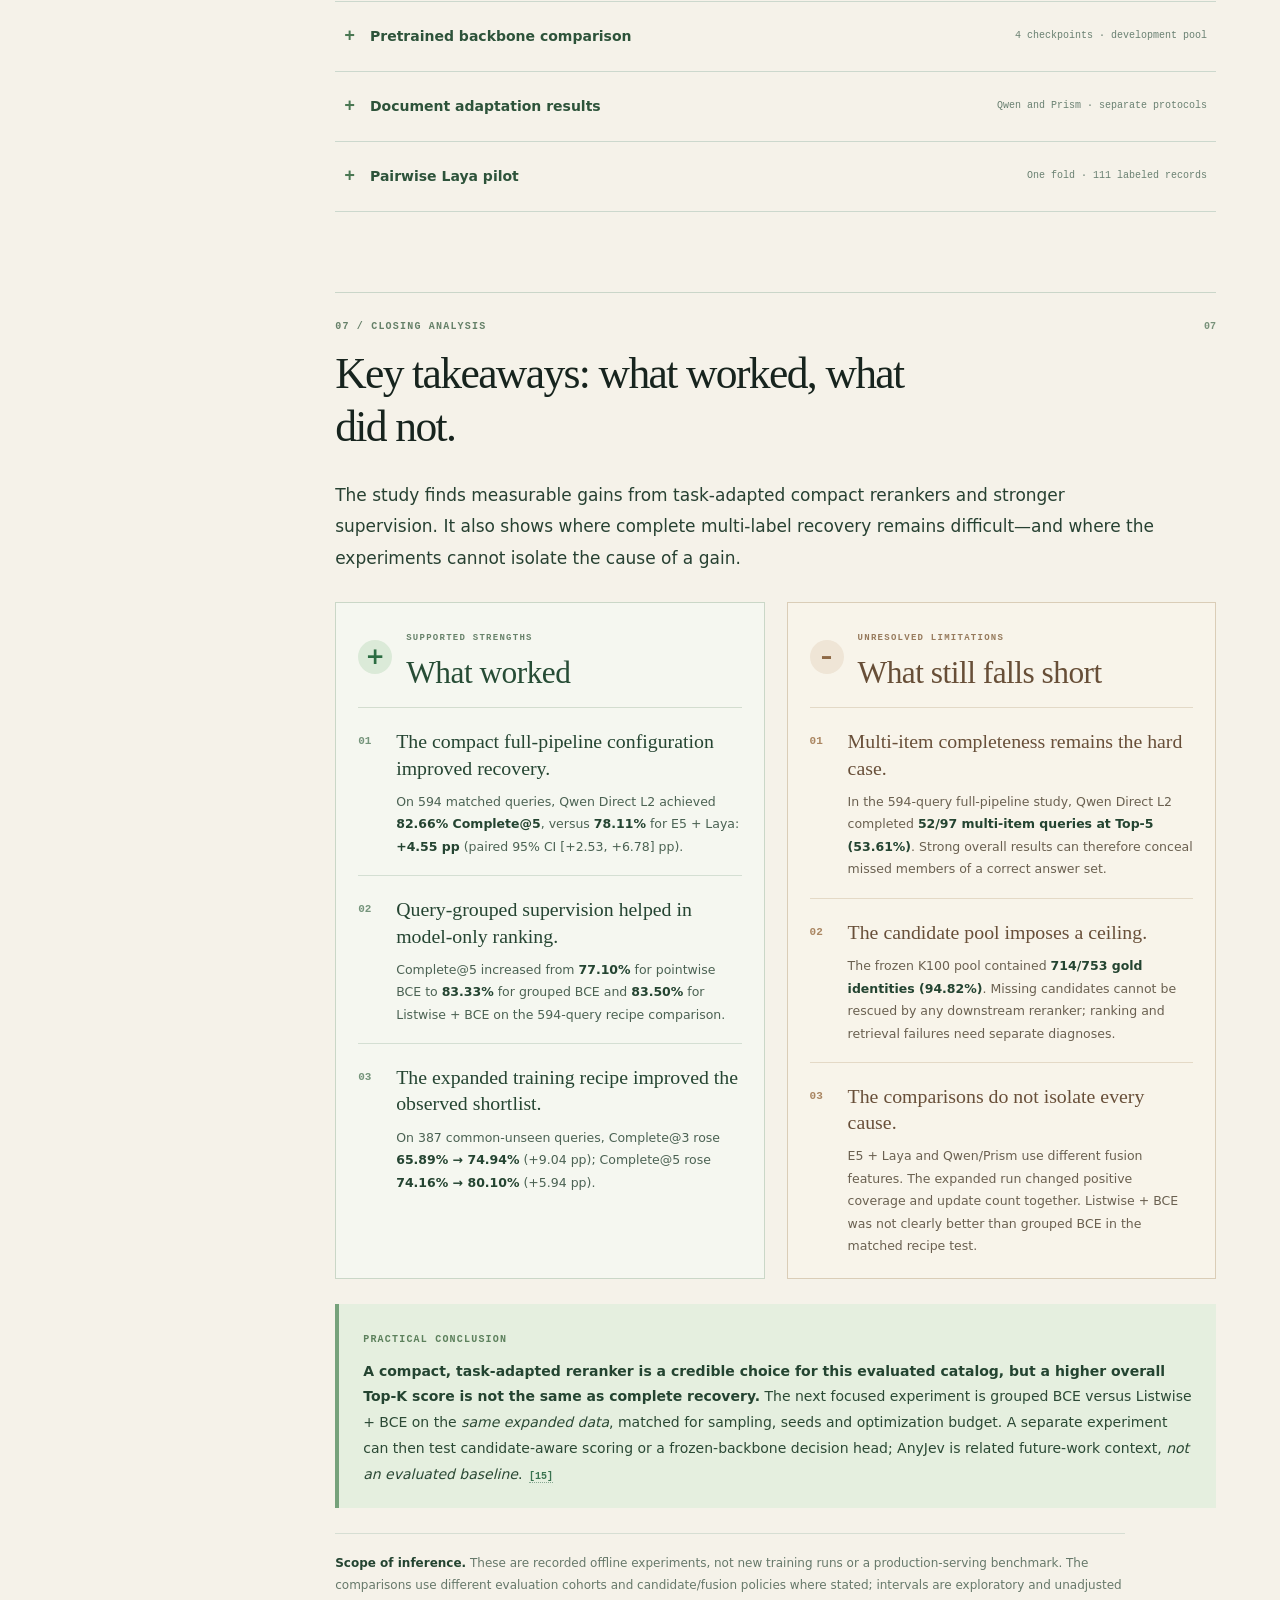
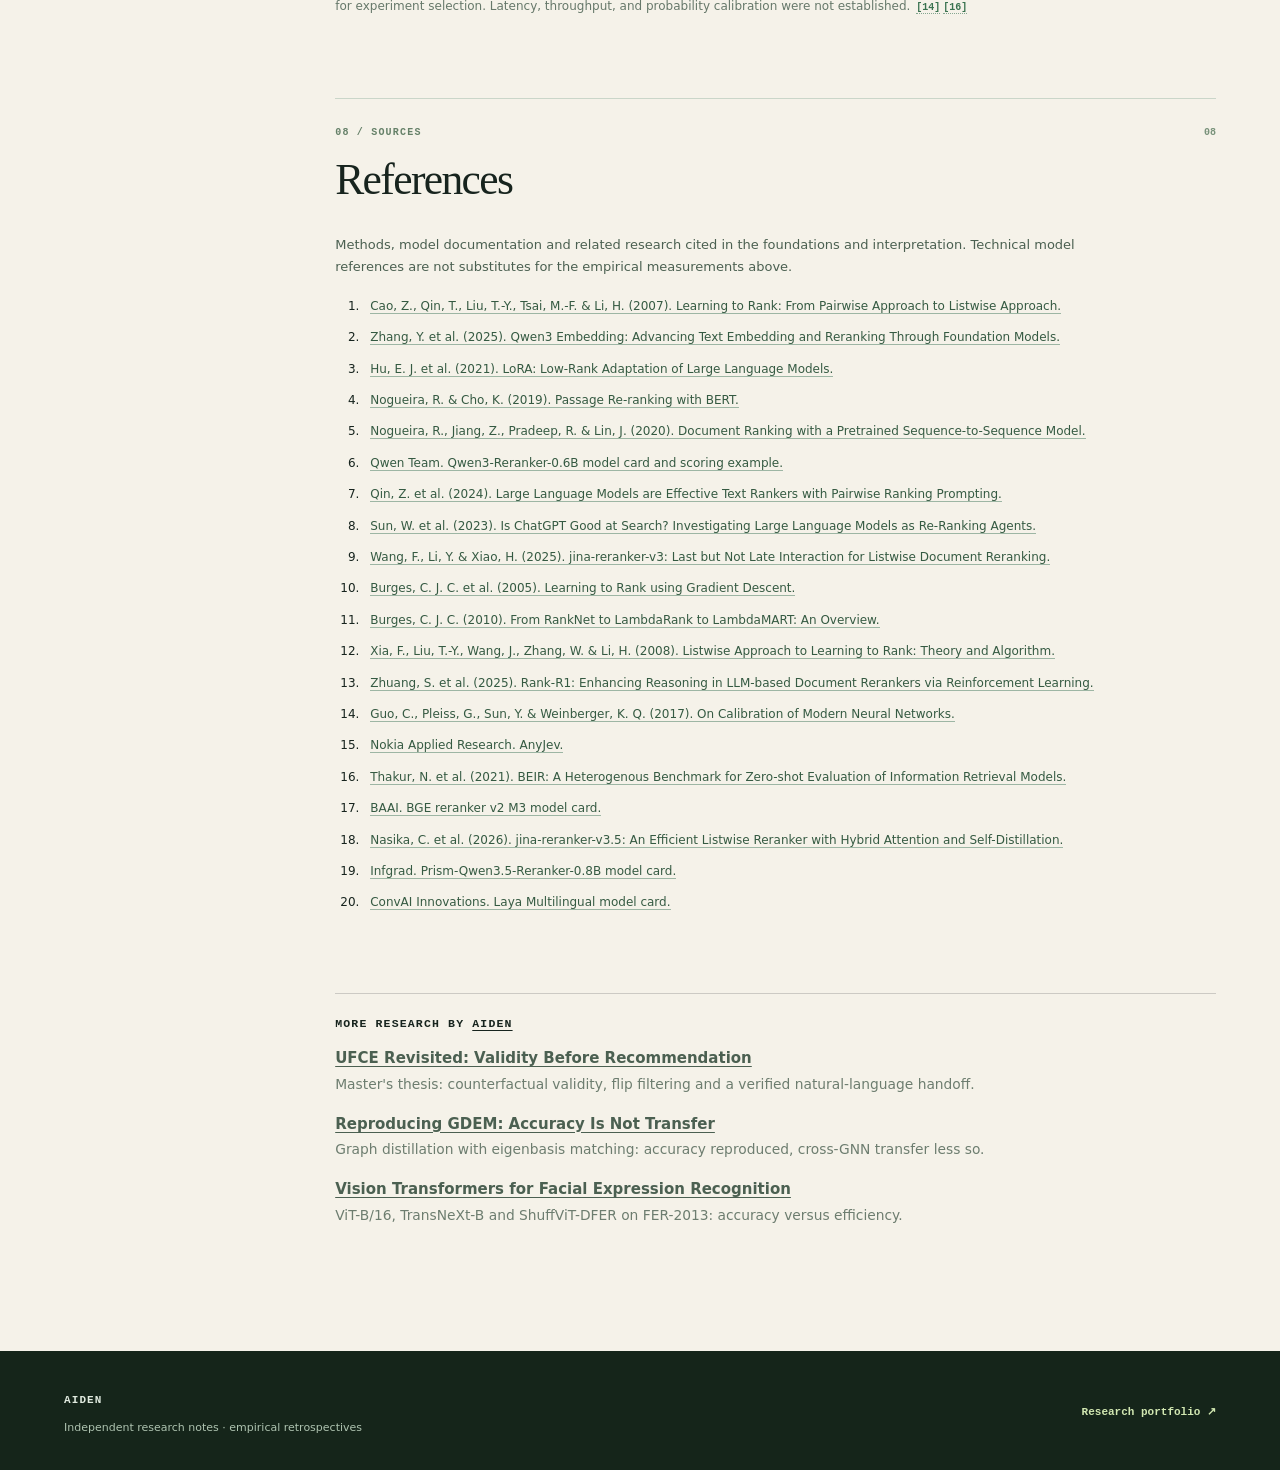
<file: articles/compact-domain-reranking/index.html>
<!DOCTYPE html>
<html lang="en"><head><meta charset="utf-8"/><meta content="width=device-width, initial-scale=1" name="viewport"/>
<title>Compact Models for Domain-Specific Reranking | Qwen3-0.6B | Aiden</title>
<meta content="index,follow,max-image-preview:large" name="robots"/><meta content="Aiden" name="author"/>
<meta content="An empirical retrospective of Qwen3-Reranker-0.6B, grouped BCE and listwise training, positive coverage and complete multi-label recovery across 594- and 387-query evaluations." name="description"/>
<link href="https://anhnd3.github.io/research-portfolio/articles/compact-domain-reranking/" rel="canonical"/><meta content="article" property="og:type"/><meta content="Compact Models for Domain-Specific Reranking | Aiden" property="og:title"/><meta content="https://anhnd3.github.io/research-portfolio/articles/compact-domain-reranking/" property="og:url"/>
<meta content="An empirical retrospective of Qwen3-Reranker-0.6B, grouped BCE and listwise training, positive coverage and complete multi-label recovery across 594- and 387-query evaluations." property="og:description"/>
<meta content="https://anhnd3.github.io/research-portfolio/assets/research-reranking-og.png" property="og:image"/><meta content="Aiden Research Portfolio" property="og:site_name"/>
<meta content="en_US" property="og:locale"/>
<meta content="https://anhnd3.github.io/research-portfolio/assets/research-reranking-og.png" property="og:image:secure_url"/>
<meta content="image/png" property="og:image:type"/>
<meta content="1200" property="og:image:width"/>
<meta content="630" property="og:image:height"/>
<meta content="Aiden research cover: Compact Models for Domain-Specific Reranking" property="og:image:alt"/>
<meta content="2026-11-02" property="article:published_time"/>
<meta content="2026-11-22" property="article:modified_time"/>
<meta content="Compact Models for Domain-Specific Reranking | Aiden" name="twitter:title"/>
<meta content="E5 + Laya, Qwen and Prism reranking comparisons; grouped versus listwise objectives, training coverage and full multi-label recovery at Top-3/5." name="twitter:description"/>
<meta content="https://anhnd3.github.io/research-portfolio/assets/research-reranking-og.png" name="twitter:image"/>
<meta content="Aiden research: compact models for domain-specific reranking" name="twitter:image:alt"/>
<meta content="summary_large_image" name="twitter:card"/>
<script type="application/ld+json">{"@context":"https://schema.org","@type":"Article","@id":"https://anhnd3.github.io/research-portfolio/articles/compact-domain-reranking/#article","headline":"Compact Models for Domain-Specific Reranking","alternativeHeadline":"Training objectives, positive-item coverage and complete recovery at Top-3/Top-5","mainEntityOfPage":{"@type":"WebPage","@id":"https://anhnd3.github.io/research-portfolio/articles/compact-domain-reranking/"},"description":"A structured empirical retrospective on full-system E5 + Laya versus Qwen/Prism comparisons, training objectives and expanded data for complete multi-label retrieval.","author":{"@type":"Person","@id":"https://anhnd3.github.io/#person","name":"Aiden","alternateName":"Nguyễn Duy Anh","url":"https://anhnd3.github.io/"},"publisher":{"@type":"Person","@id":"https://anhnd3.github.io/#person","name":"Aiden","alternateName":"Nguyễn Duy Anh","url":"https://anhnd3.github.io/"},"datePublished":"2026-11-02","dateModified":"2026-11-22","inLanguage":"en","keywords":["domain-specific reranking","Qwen3-Reranker-0.6B","learning to rank","pointwise","listwise","grouped BCE","complete recovery","multi-label retrieval","positive training coverage"],"image":{"@type":"ImageObject","url":"https://anhnd3.github.io/research-portfolio/assets/research-reranking-og.png","width":1200,"height":630},"isPartOf":{"@type":"WebSite","name":"Aiden Research Portfolio","url":"https://anhnd3.github.io/research-portfolio/"},"url":"https://anhnd3.github.io/research-portfolio/articles/compact-domain-reranking/","isAccessibleForFree":true,"abstract":"On a 594-query domain catalog benchmark, a fine-tuned Qwen3-Reranker-0.6B pipeline (Qwen Direct L2) reached 82.66% Complete@5, versus 78.11% for the earlier E5 + Laya system: +4.55 percentage points (paired 95% CI +2.53 to +6.78). In a model-only comparison on the same queries, query-grouped training beat pointwise BCE: Complete@5 rose from 77.10% to 83.33% with grouped BCE and 83.50% with Listwise + BCE. Expanding training coverage raised Complete@5 from 74.16% to 80.10% on 387 unseen queries. Multi-item queries remain the hard case: only 52 of 97 were fully recovered in the Top-5, and about 5% of gold items never reached the candidate pool.","citation":["https://arxiv.org/abs/2506.05176","https://arxiv.org/abs/2106.09685","https://arxiv.org/abs/1901.04085","https://aclanthology.org/2020.findings-emnlp.63/","https://aclanthology.org/2024.findings-naacl.97/","https://arxiv.org/abs/2304.09542","https://arxiv.org/abs/2509.25085","https://doi.org/10.1145/1390156.1390306","https://arxiv.org/abs/2503.06034","https://proceedings.mlr.press/v70/guo17a.html","https://arxiv.org/abs/2104.08663","https://arxiv.org/abs/2607.18152"]}</script><style>
:root{--paper:#f5f2e9;--cream:#faf8f1;--white:#fffefa;--ink:#17241e;--dark:#15221d;--darker:#0d1813;--sub:#647568;--line:#d8ded3;--leaf:#a9c6b2;--lime:#d4edac;--pale:#e7ede4;--gold:#b58558;--blue:#355d69;--green:#2d6a47;--sans:Manrope,Inter,ui-sans-serif,system-ui,-apple-system,'Segoe UI',Arial,sans-serif;--serif:'DM Serif Display',Georgia,'Times New Roman',serif;--mono:'JetBrains Mono',ui-monospace,Menlo,Consolas,monospace;--gutter:clamp(24px,5vw,76px)}
*,*:before,*:after{box-sizing:border-box}html{scroll-behavior:smooth;scroll-padding-top:106px}body{margin:0;background:var(--paper);color:var(--ink);font:15px/1.78 var(--sans);-webkit-font-smoothing:antialiased;overflow-wrap:break-word}a{color:inherit;text-decoration:none}a:hover{text-decoration:none}button{font:inherit;cursor:pointer}a:focus-visible,button:focus-visible{outline:3px solid #8abd95;outline-offset:3px}::selection{background:#cfe1be;color:var(--ink)}.skip{position:absolute;left:10px;top:-85px;padding:10px 16px;background:white;z-index:200}.skip:focus{top:10px}
.mono,.overline,.table-number,.tag,.eyebrow,.stat-label,.pill,.table-note,.ref-venue,.data-tag,.toc-label,.metrics-head,.legend-item,.footnote-num{font-family:var(--mono)}.site-header{position:sticky;top:0;z-index:80;min-height:70px;background:#15221df2;backdrop-filter:blur(13px);border-bottom:1px solid #405148;color:#e8efe8}.header-inner{max-width:1450px;padding:0 var(--gutter);min-height:70px;margin:auto;display:flex;align-items:center;gap:23px}.brand{display:inline-flex;align-items:center;gap:14px;white-space:nowrap;font-weight:800;letter-spacing:.075em;font:700 11px var(--mono)}.brand-symbol{width:36px;height:36px;border:1px solid #71867a;display:grid;place-items:center;position:relative;border-radius:3px;font:bold 17px var(--sans)}.brand-symbol:after{position:absolute;content:'';top:5px;right:4px;width:4px;height:4px;background:var(--lime);border-radius:50%}.header-nav{display:flex;align-items:center;gap:clamp(13px,2vw,28px);margin-left:auto}.header-nav a{font:600 10px/1.3 var(--mono);letter-spacing:.085em;color:#bfcfbf;text-transform:uppercase;white-space:nowrap}.header-nav a:hover{color:var(--lime)}.draft-pill{color:var(--lime);border:1px solid #5b755f;padding:7px 11px;font:600 10px var(--mono);letter-spacing:.07em;text-transform:uppercase}.header-nav .home-link{color:#e1f2d3}
.hero{background:radial-gradient(circle at 90% 10%,#3555425a,transparent 34%),radial-gradient(circle at 7% 90%,#2c443550,transparent 28%),linear-gradient(115deg,#15261d,#0e1b15 84%);color:#f4f1e6;position:relative;overflow:hidden}.hero:after{content:'';position:absolute;border:1px solid #506b5233;width:480px;height:480px;border-radius:50%;right:-250px;bottom:-350px;box-shadow:0 0 0 44px #2e48341e,0 0 0 92px #3c5c4014;pointer-events:none}.hero-inner{max-width:1450px;padding:clamp(56px,7vw,98px) var(--gutter) clamp(48px,5vw,75px);margin:auto;position:relative;z-index:1}.overline{color:#b4cbb1;font-size:10px;letter-spacing:.145em;font-weight:650;text-transform:uppercase;display:flex;align-items:center;gap:16px}.overline:before{content:'';width:24px;height:1px;background:#83a28d}.hero h1{font:400 clamp(42px,5vw,74px)/1.12 var(--serif);letter-spacing:-.047em;max-width:1060px;margin:26px 0 20px}.hero h1 em{font-style:normal;color:var(--lime)}.hero-deck{color:#b8ccbd;max-width:700px;font-size:clamp(15px,1.35vw,18px);line-height:1.8;margin:0 0 29px}.hero-meta{display:flex;flex-wrap:wrap;gap:12px 28px;align-items:center;color:#b5cbb5;font:550 11px/1.6 var(--mono)}.hero-meta b{color:#f3f2eb;font-weight:600}.hero-meta span{display:inline-flex;align-items:center;gap:9px}.hero-meta span:before{content:'';height:4px;width:4px;border:1px solid #aac3a7;border-radius:50%}.hero-meta span:first-child:before{display:none}.hero-action{display:flex;align-items:center;flex-wrap:wrap;gap:16px;margin-top:34px}.btn-lime{display:inline-flex;align-items:center;gap:24px;background:var(--lime);padding:12px 18px;color:#193521;font:700 11px var(--mono);min-height:42px}.btn-lime:hover{background:#e6f6c7}.text-action{color:#dce7d9;font:600 11px var(--mono);padding:12px 3px}.text-action:hover{color:var(--lime)}
.outlook{max-width:1450px;margin:0 auto;padding:38px var(--gutter) 0;display:grid;grid-template-columns:minmax(0,1.25fr) minmax(0,.9fr);gap:36px}.outlook h2{font:400 clamp(27px,3vw,39px)/1.2 var(--serif);letter-spacing:-.03em;margin:12px 0}.outlook p{font-size:13px;color:var(--sub);margin:9px 0;line-height:1.85}.outlook aside{border-top:1px solid var(--line);padding-top:9px;font:12px/1.8 var(--sans);color:#52695a}.outlook strong{color:var(--ink)}.overline-sm{font:650 10px var(--mono);letter-spacing:.11em;text-transform:uppercase;color:#61806b}
.reading-layout{max-width:1450px;margin:0 auto;display:grid;grid-template-columns:220px minmax(0,960px);gap:clamp(26px,4vw,66px);padding:52px var(--gutter) 108px;align-items:start}.toc{position:sticky;top:107px;align-self:start;border-top:1px solid #bfcbbd;padding-top:14px;max-height:calc(100vh - 128px);overflow:auto}.toc-label{font:600 10px var(--mono);letter-spacing:.14em;text-transform:uppercase;color:#65806a;margin-bottom:13px;display:block}.toc a{display:flex;gap:13px;align-items:baseline;padding:8px 2px;color:#607366;font-size:12px;line-height:1.45}.toc a span{font:600 10px var(--mono);color:#99a99b}.toc a:hover,.toc a.active{color:#276644}.article{min-width:0}.article-section{margin-bottom:80px;scroll-margin-top:95px}.section-head{margin:0 0 28px;border-top:1px solid #cad6c9;padding-top:18px;display:flex;justify-content:space-between;align-items:baseline;gap:12px}.eyebrow{color:#658068;font:650 10px var(--mono);letter-spacing:.12em;text-transform:uppercase}.section-head h2{font:400 clamp(30px,3.4vw,44px)/1.2 var(--serif);letter-spacing:-.037em;margin:10px 0 0}.section-count{font:600 10px var(--mono);color:#78927a}.article h3{font:500 clamp(20px,2.25vw,27px)/1.28 var(--serif);letter-spacing:-.016em;margin:35px 0 12px}.article h4{font:650 15px/1.5 var(--sans);margin:24px 0 8px;color:#28503b}.article p{margin:11px 0 18px;color:#4b6051;max-width:790px}.article p strong,.article li strong{color:#243f30}.article ul{padding-left:21px;color:#4b6051;max-width:810px}.article li{margin:8px 0}.lead{font-size:17px!important;line-height:1.85!important;color:#274132!important;max-width:820px!important}.cite{font:600 10px var(--mono);color:#39724f;white-space:nowrap;border-bottom:1px dotted #86a791;display:inline;margin-right:3px}.cite:hover{background:#e8eee6}.citations{display:inline-block;white-space:nowrap;margin-left:2px}.callout{border-left:3px solid #729f79;background:#eaf0e7;padding:20px 24px;margin:28px 0 33px}.callout .eyebrow{display:block;margin-bottom:9px}.callout p{margin:0!important;color:#375641!important;max-width:none}.callout strong{color:#203a29}.callout.sand{background:#efeadf;border-color:#ac956c}.callout.sand p{color:#5b5646!important}
.feature-grid{display:grid;grid-template-columns:repeat(3,minmax(0,1fr));gap:10px;margin:26px 0 29px}.feature-card{border:1px solid var(--line);background:var(--cream);padding:20px 18px;min-width:0}.feature-card .feature-index{color:#638b72;font:650 10px var(--mono)}.feature-card h4{font:400 21px/1.23 var(--serif);margin:13px 0 10px;color:var(--ink)}.feature-card p{font-size:12px;line-height:1.7;margin:0;color:#5a7260}.feature-card .feature-term{display:block;padding-top:17px;margin-top:17px;border-top:1px solid var(--line);font:600 10px var(--mono);color:#59815d}.figure-panel{background:#fffefa;border:1px solid var(--line);padding:clamp(18px,2.5vw,30px);margin:29px 0 34px}.figure-head{display:flex;align-items:flex-start;justify-content:space-between;gap:20px;margin-bottom:22px}.figure-head h3{font:400 clamp(21px,2.3vw,28px)/1.2 var(--serif);margin:5px 0}.figure-head p{font-size:12px;margin:8px 0 0}.figure-num{color:#67866d;font:600 10px var(--mono);white-space:nowrap}.architecture-map{display:grid;gap:9px}.arch-row{display:grid;grid-template-columns:125px 1fr;align-items:stretch;gap:12px}.arch-label{font:600 12px/1.35 var(--mono);color:#45604e;padding:9px 0}.arch-flow{display:flex;align-items:stretch;gap:7px;min-width:0}.arch-block{display:flex;flex-direction:column;align-items:center;justify-content:center;text-align:center;min-height:76px;flex:1;min-width:0;border:1px solid #d7e1d4;background:#f1f5ed;padding:9px 4px;color:#2d4e38;font:650 11px/1.35 var(--sans)}.arch-block small{font-size:9px;font-weight:500;opacity:.75;margin-top:4px;max-width:130px}.arch-block.dark{background:#dbe9da;border-color:#b7cfb6}.arch-block.alt{background:#eee9dc;border-color:#e0d6c2;color:#66563a}.arch-arrow{align-self:center;color:#7a9b82;font-size:19px;flex:none}.figure-caption{font:12px/1.75 var(--sans);color:#718275;margin:15px 0 0}.figure-caption b{font-weight:700;color:#4c6554}
.card-grid-2{display:grid;grid-template-columns:repeat(2,minmax(0,1fr));gap:12px;margin:22px 0 27px}.subcard{border:1px solid var(--line);background:var(--cream);padding:20px}.subcard .overline-sm{display:block;margin-bottom:10px}.subcard h4{font:400 22px/1.25 var(--serif);margin:0 0 10px;color:var(--ink)}.subcard p{font-size:12px;line-height:1.75;margin:0}.stat-row{display:grid;grid-template-columns:repeat(3,minmax(0,1fr));border:1px solid var(--line);background:#fffefa;margin:25px 0 28px}.stat{padding:23px 20px;border-right:1px solid var(--line)}.stat:last-child{border:0}.stat-number{font:400 clamp(29px,3vw,41px)/1.15 var(--serif);letter-spacing:-.037em;margin:13px 0 8px}.stat-number i{font-size:.5em;font-style:normal;color:#6c806f}.stat-label{font:600 10px var(--mono);color:#5c775f;letter-spacing:.04em}.stat-note{font-size:11px;color:#7a8a7c;margin-top:3px}.stat.highlight{background:#e7ede2}.stat.highlight .stat-number{color:#326a47}
.tablebox{margin:24px 0 15px;border:1px solid #d6dfd2;background:#fffefa;overflow-x:auto;max-width:100%;border-radius:1px}.tablebox table{width:100%;min-width:570px;border-collapse:collapse;font-size:12px;line-height:1.5}.tablebox caption{text-align:left;padding:13px 15px;color:#64796a;font-size:12px;caption-side:top}.tablebox th,.tablebox td{text-align:left;padding:13px 15px;border-bottom:1px solid #e0e6dd}.tablebox thead th{font:650 10px/1.4 var(--mono);letter-spacing:.06em;background:#e8eee3;color:#45684f;white-space:nowrap}.tablebox tbody th{font-weight:600;color:#405a48}.tablebox tbody tr:last-child>*{border-bottom:0}.tablebox tbody tr:nth-child(even)>*{background:#fafbf7}.tablebox .num{text-align:right;font-variant-numeric:tabular-nums;white-space:nowrap}.tablebox .best{color:#26613b;font-weight:700}.tablebox .row-highlight>*{background:#f0f5e9!important}.table-note{margin:0 0 16px;color:#78897b;font:11px/1.7 var(--sans)}
.analysis-box{padding:clamp(19px,2.4vw,27px);border:1px solid #cedbcf;background:#fffefa;margin:30px 0}.analysis-top{display:flex;justify-content:space-between;align-items:flex-start;gap:18px;flex-wrap:wrap}.analysis-top h3{font:400 26px var(--serif);margin:0}.analysis-top p{font-size:12px;margin:6px 0;color:#6e8571}.switches{display:flex;flex-wrap:wrap;gap:4px;border:1px solid #cdd9ca;background:#eff4ec;padding:3px}.switches button{min-height:32px;border:0;background:transparent;padding:7px 11px;color:#5b7460;font:600 10px var(--mono)}.switches button[aria-pressed="true"]{background:#245b3b;color:white}.metric-bars{display:grid;gap:20px;margin:24px 0}.metric-item{display:grid;grid-template-columns:minmax(100px,185px) minmax(0,1fr) 70px;align-items:center;gap:12px}.metric-name{font:650 12px var(--sans);color:#415c49}.metric-track{height:13px;background:#e7eee6;position:relative;overflow:hidden}.metric-fill{height:100%;background:#809d85;transition:width .28s ease;width:0}.metric-item:nth-child(3) .metric-fill{background:#2e6c49}.metric-value{font:650 12px var(--mono);text-align:right;color:#395d44;white-space:nowrap}.metric-explain{padding:13px 16px;background:#eff3eb;color:#59705d;font-size:12px;line-height:1.7}.metric-explain strong{color:#284c34}
.cell-bar{background:linear-gradient(90deg,#e9f1e7 var(--v),transparent var(--v));display:block;padding:5px 8px 5px 14px;margin:-5px -8px -5px -14px;text-align:right}.best .cell-bar{background:linear-gradient(90deg,#d5e9d5 var(--v),transparent var(--v))}.field-note{padding:19px 21px;background:#f1eee6;border:1px solid #e0d8c8;margin:24px 0}.field-note h4{margin-top:0;color:#6a593f}.field-note p{font-size:12px;margin-bottom:0}.metrics-head{font:600 10px var(--mono);letter-spacing:.06em;color:#63816c}
.limitation-grid{display:grid;grid-template-columns:repeat(2,minmax(0,1fr));gap:11px;margin:19px 0 25px}.limit{border-top:1px solid #cbd8c8;padding:15px 12px 10px 0}.limit b{font:650 12px var(--sans);color:#35583f}.limit p{font-size:12px;line-height:1.77;margin:8px 0}.ending{padding:35px clamp(24px,3.5vw,48px);background:var(--dark);color:#eef2e7;position:relative;overflow:hidden}.ending:after{content:'';position:absolute;right:-50px;top:-150px;width:350px;height:350px;border:1px solid #6d956c3c;border-radius:50%}.ending .eyebrow{color:#a3c8a4}.ending h3{font:400 clamp(29px,3.3vw,43px)/1.2 var(--serif);letter-spacing:-.04em;color:#edf2df;max-width:700px;margin:18px 0}.ending p{color:#bdd0bd;max-width:660px;font-size:13px;line-height:1.85}.ending strong{color:var(--lime)}
.ref-section{border-top:1px solid #c7d4c4;padding-top:20px}.ref-controls{display:flex;align-items:center;flex-wrap:wrap;gap:7px;margin:18px 0 22px}.ref-controls button{padding:7px 10px;border:1px solid #cfdacf;color:#4f6a57;background:transparent;font:650 10px var(--mono)}.ref-controls button[aria-pressed="true"]{background:#255e3e;border-color:#255e3e;color:white}.references{list-style:none;margin:0;padding:0;display:grid;grid-template-columns:repeat(2,minmax(0,1fr));gap:10px}.reference{display:grid;grid-template-columns:30px 1fr;gap:11px;align-items:flex-start;padding:16px 13px 15px 0;border-top:1px solid #dbe2d7;scroll-margin-top:115px}.reference:target{background:#eff4e9;outline:6px solid #eff4e9}.ref-number{font:600 10px var(--mono);color:#739073;margin-top:3px}.ref-author{font:500 11px/1.5 var(--sans);color:#6d7f71}.ref-title{font:600 12px/1.55 var(--sans);display:block;color:#254c33;margin:4px 0}.ref-title:hover{text-decoration:underline;text-underline-offset:3px}.ref-venue{font:10px/1.4 var(--mono);color:#8a978b}.references.hidden-filter .reference{display:none}.references.hidden-filter .reference.visible{display:grid}.artifact-bar{margin:25px 0 0;background:#e7eee4;border:1px solid #d0dbcf;padding:20px 23px;display:flex;justify-content:space-between;gap:18px;align-items:center}.artifact-bar p{margin:6px 0 0;font-size:12px}.artifact-bar a{color:#245d3b;font:700 11px var(--mono);white-space:nowrap}.artifact-bar a:hover{text-decoration:underline}
.site-footer{background:#102017;color:#b4c6b6;padding:49px var(--gutter) 26px}.footer-inner{max-width:1330px;margin:auto;display:grid;grid-template-columns:1fr 1fr;gap:20px}.footer-brand{font:650 11px var(--mono);color:#c4dabe;letter-spacing:.15em}.footer-quote{font:400 29px/1.22 var(--serif);color:#e7f0df;margin:18px 0}.footer-quote span{color:var(--lime)}.footer-links{display:flex;gap:25px;justify-content:flex-end;flex-wrap:wrap;align-content:center}.footer-links a{font:600 11px var(--mono);color:#a8c1aa}.footer-bottom{grid-column:1/-1;border-top:1px solid #44604d;padding-top:16px;margin-top:33px;display:flex;justify-content:space-between;gap:14px;font:10px var(--mono);color:#8fab94}
@media(max-width:1120px){.reading-layout{grid-template-columns:165px minmax(0,1fr);gap:26px}.toc a{font-size:11px}}@media(max-width:860px){.reading-layout{display:block;padding-top:31px}.toc{position:static;display:flex;flex-wrap:wrap;gap:0 14px;max-height:none;margin-bottom:39px;padding-bottom:11px;border-bottom:1px solid #cbd7c9}.toc-label{width:100%;margin-bottom:4px}.toc a{font-size:11px;padding:5px 0}.outlook{gap:18px}}@media(max-width:640px){.hero-inner{padding-top:48px}.hero h1{font-size:clamp(39px,10vw,56px)}.header-nav a:not(.home-link){display:none}.draft-pill{padding:6px}.reading-layout{padding-bottom:65px}.outlook{grid-template-columns:1fr}.feature-grid,.stat-row{grid-template-columns:1fr}.feature-card{padding:17px}.feature-card .feature-term{padding-top:12px;margin-top:12px}.stat{border-right:0;border-bottom:1px solid var(--line)}.stat:last-child{border:0}.card-grid-2,.limitation-grid,.references{grid-template-columns:1fr}.arch-row{grid-template-columns:1fr;gap:3px}.arch-label{padding:5px 0}.arch-flow{gap:4px}.arch-block{font-size:10px;min-height:73px}.arch-block small{font-size:8px}.arch-arrow{font-size:13px}.metric-item{grid-template-columns:minmax(80px,110px) minmax(0,1fr) 65px;gap:8px}.analysis-top h3{font-size:24px}.footer-inner{grid-template-columns:1fr}.footer-links{justify-content:flex-start;gap:14px}.footer-bottom{display:block}.footer-bottom span{display:block;margin:10px 0}.artifact-bar{display:block}.artifact-bar a{display:inline-block;margin-top:12px}}@media(max-width:385px){:root{--gutter:21px}.hero h1{font-size:38px}.hero-meta{font-size:10px}.header-inner{gap:9px}.header-nav{gap:8px}.header-nav a.home-link{font-size:9px}.draft-pill{font-size:9px}.figure-panel{padding:13px}.arch-block{font-size:9px;min-height:70px}.arch-block small{font-size:8px}.switches button{padding:7px}.metric-item{grid-template-columns:92px minmax(0,1fr) 57px}.metric-name{font-size:10px}.metric-value{font-size:10px}}@media(prefers-reduced-motion:reduce){html{scroll-behavior:auto}*,*:before,*:after{animation:none!important;transition:none!important}}

/* References: conventional single-column numbered bibliography, not interactive cards. */
.ref-section{padding-top:20px}
.references{display:block;list-style:decimal;margin:16px 0 0;padding:0 0 0 24px;max-width:850px}
.reference{display:list-item;list-style:decimal;list-style-position:outside;border:0;padding:9px 0;margin:0;font:400 13px/1.8 var(--sans);color:#4d6253;scroll-margin-top:105px}
.reference::marker{color:#58735d;font:600 12px var(--mono)}
.reference a{font-weight:550;color:#28583d;text-decoration:none;text-underline-offset:3px}
.reference a:hover{text-decoration:underline}
.reference:target{background:#edf3e8;outline:5px solid #edf3e8}
.source-note{border-top:1px solid #d1dcd0;padding-top:14px;margin-top:24px;font-size:12px!important}
.source-note a{color:#265c3a;font-weight:600;text-decoration:underline;text-underline-offset:3px}
@media(max-width:640px){.references{padding-left:21px}.reference{font-size:12px;line-height:1.75;padding:8px 0}}

/* Shared Aiden back-to-top action: hidden on first screen, accessible after scroll. */
.back-to-top{position:fixed;right:clamp(18px,3vw,36px);bottom:clamp(18px,3vw,30px);z-index:110;display:inline-flex;align-items:center;justify-content:center;gap:9px;height:46px;min-width:87px;padding:0 16px;border:1px solid #abc3a8;border-radius:4px;background:#f8f5e8;color:#183a29;box-shadow:0 7px 25px rgba(5,26,15,.20);font:750 11px/1 var(--mono,ui-monospace,monospace);letter-spacing:.06em;cursor:pointer;opacity:0;visibility:hidden;pointer-events:none;transform:translateY(12px);transition:opacity .19s ease,transform .19s ease,background .19s ease,visibility .19s}
.back-to-top.is-visible{opacity:1;visibility:visible;pointer-events:auto;transform:none}.back-to-top:hover{background:#e2edce;border-color:#80a680;color:#102a1d}.back-to-top:focus-visible{outline:3px solid #a4d3a0;outline-offset:3px}.back-to-top-arrow{font-family:Arial,sans-serif;font-size:19px;line-height:1;letter-spacing:0}
@media(max-width:540px){.back-to-top{right:18px;bottom:18px;min-width:76px;height:44px;padding:0 12px}}
@media(prefers-reduced-motion:reduce){.back-to-top{transition:none}}


/* Dark conclusion: scope the emphasis to the panel, overriding generic article strong. */
.article .ending p{color:#dbe7d6}
.article .ending p strong{color:#fff8dd;font-weight:760}
.article .ending .eyebrow{color:#bddcb9}


/* Publication snapshot: scannable findings without claiming independent verification. */
.quick-compare{max-width:1450px;margin:20px auto 0;padding:0 var(--gutter) 12px}.quick-head{display:flex;justify-content:space-between;align-items:center;flex-wrap:wrap;gap:8px 18px;margin-bottom:11px;color:#668070;font:600 10px/1.5 var(--mono);letter-spacing:.055em}.quick-models{display:grid;grid-template-columns:repeat(3,minmax(0,1fr));gap:9px}.quick-model{padding:16px 17px 15px;border:1px solid #d5ded1;background:#fffefa}.quick-model.best{border-color:#a4bea3;background:#e9f1e5}.quick-name{display:flex;flex-wrap:wrap;gap:9px;align-items:baseline;color:#405946;font-size:13px;font-weight:750}.quick-name span{font:700 9px/1.4 var(--mono);color:#367348}.quick-model>strong{display:block;font:400 29px/1.3 var(--serif);color:#233d2b;margin:7px 0 6px}.quick-measures{font:500 11px/1.6 var(--sans);color:#586d5d}.quick-measures b{padding:0 4px;color:#8ea091}.quick-note{margin:9px 0 0;color:#6a7d6c;font:11px/1.6 var(--sans)}
@media(max-width:760px){.quick-models{grid-template-columns:1fr}.quick-model{display:grid;grid-template-columns:minmax(0,1fr) auto;column-gap:14px;align-items:baseline}.quick-model>strong{grid-column:2;grid-row:1;margin:0;font-size:25px}.quick-measures{grid-column:1/-1;margin-top:8px}}


/* GDEM-specific research charts / tables */
body{overflow-x:hidden}.brief-strip{max-width:1450px;padding:0 var(--gutter);margin:36px auto 0;display:grid;grid-template-columns:repeat(4,minmax(0,1fr));gap:10px}.brief-item{background:#17291e;color:#e8ede4;padding:22px 21px;border-top:3px solid #7aa184}.brief-item strong{display:block;font:400 clamp(29px,3.1vw,43px)/1.04 var(--serif);color:#f5f2e7}.brief-item span{display:block;font:650 10px/1.5 var(--mono);text-transform:uppercase;letter-spacing:.07em;color:#b7cabc;margin-top:10px}.brief-item.featured{background:#eaf0e5;border-color:#a6b786}.brief-item.featured strong{color:#245b39}.brief-item.featured span{color:#45674f}
.interactive-controls{display:flex;align-items:center;flex-wrap:wrap;gap:11px;margin:16px 0 13px}.interactive-controls label{font:600 11px var(--mono);letter-spacing:.02em;color:#44624b}.interactive-controls select{font:600 12px var(--sans);color:#27432e;border:1px solid #b5cab6;background:#fffefa;padding:8px 13px;min-width:180px}.minor{color:#748276;font-size:11px}.table-wrap{width:100%;overflow-x:auto;border:1px solid #dbe3d9;background:#fdfdf9;margin:20px 0 9px}.research-table{width:100%;min-width:610px;border-collapse:collapse;font-size:12px;line-height:1.55}.research-table th{text-align:left;background:#e6eee5;color:#325643;font:700 10px var(--mono);letter-spacing:.055em;text-transform:uppercase;padding:13px 13px;border-bottom:1px solid #cbdacd}.research-table td{padding:11px 13px;border-bottom:1px solid #e4ebe2;color:#405a45}.research-table tr:last-child td{border-bottom:0}.research-table tbody tr:hover td{background:#f1f6ee}.research-table .tiny{color:#8c9a8d;font-size:10px;font-weight:400}.research-table .mono{font:600 11px/1.6 var(--mono)}.research-table .negative{color:#945b43}.research-table .positive{color:#2e7749}.research-table .neutral{color:#557561}.table-helper{color:#667969;font:11px/1.8 var(--sans);margin:4px 0 21px}.chart-title{font:400 23px/1.2 var(--serif);margin:10px 0;color:#21382c}.gapplot{display:block;width:100%;max-width:820px;height:auto;margin:5px auto 0;background:#fffefa}.gapplot .chartname{fill:#365b42;font:650 15px var(--sans)}.gapplot .chartvalue{fill:#345e46;font:650 13px var(--mono)}.gapplot .chartaxis{fill:#748775;font:11px var(--mono)}
.pipeline{display:grid;grid-template-columns:1fr 20px 1fr 20px 1fr;gap:8px;margin:23px 0;align-items:stretch}.pipeline-node{background:#f0f5ee;border:1px solid #d3e1d4;padding:20px 15px}.pipeline-node span{font:700 10px var(--mono);color:#638570;display:block;margin-bottom:7px}.pipeline-node strong{display:block;font:500 21px/1.2 var(--serif);color:#254630}.pipeline-node p{font-size:12px;line-height:1.6;margin:9px 0 0}.pipeline-arrow{align-self:center;text-align:center;color:#638b6c;font-size:24px}
.equation{display:block;text-align:center;background:#f1f4ed;border:1px solid #d8e1d6;padding:19px 15px;font:500 16px/1.9 Georgia,serif;color:#21412e;overflow-x:auto;margin:21px 0}.equation .small{display:block;font:600 11px/1.8 var(--mono);color:#6a816b;margin-top:7px}
.note-grid{display:grid;grid-template-columns:repeat(2,minmax(0,1fr));gap:12px;margin:23px 0}.note-grid article{background:#fffefa;border:1px solid #dce5d8;padding:21px}.note-grid h4{font:500 21px/1.2 var(--serif);margin:5px 0 12px;color:#193c2c}.note-grid p{font:13px/1.75 var(--sans);color:#536c56;margin:0}.note-grid .note-id{font:700 10px var(--mono);color:#709076}
.anchor-foot{margin:15px 0 0;font:11px/1.7 var(--mono);color:#688070}.anchor-foot a{color:#2b6543;text-decoration:underline;text-underline-offset:3px}.refs-list{padding-left:28px!important;max-width:none!important}.refs-list li{padding-left:7px;margin-bottom:11px;font-size:13px}.refs-list a{border-bottom:1px solid #9db6a4;text-decoration:none;color:#2d5d3e}.refs-list a:hover{color:#1d8a4c}.source-line{font:12px/1.9 var(--sans);color:#597263}.source-line a{color:#2d7653;text-decoration:underline;text-underline-offset:2px}
.quote-panel{background:#182c20;padding:28px 29px;margin:25px 0;border-left:4px solid #c8dea4}.quote-panel p{color:#e8ede2!important;font:400 clamp(19px,2.4vw,27px)/1.48 var(--serif);margin:0!important}.quote-panel strong{color:#daecac!important}.quote-panel .eyebrow{color:#bbd0b5;display:block;margin-bottom:10px}
@media(max-width:980px){.brief-strip{grid-template-columns:repeat(2,minmax(0,1fr))}.pipeline{grid-template-columns:1fr;gap:3px}.pipeline-arrow{transform:rotate(90deg)}}
@media(max-width:700px){.brief-strip{grid-template-columns:repeat(2,minmax(0,1fr));margin-top:22px}.brief-item{padding:17px 15px}.note-grid{grid-template-columns:1fr}.hero h1{letter-spacing:-.045em}.gapplot .chartname{font-size:14px}.gapplot .chartvalue{font-size:11px}.quote-panel{padding:21px}}
@media(max-width:470px){.brief-strip{gap:7px}.brief-item strong{font-size:29px}.brief-item span{font-size:9px}.gapplot{min-width:410px}.graph-scroll{overflow-x:auto}}


.repro-row[hidden]{display:none!important}.site-footer{background:#15251a;padding:34px var(--gutter);color:#e0eadf}.footer-inner{max-width:1350px;margin:auto;display:flex;align-items:center;justify-content:space-between;gap:14px;flex-wrap:wrap}.footer-inner strong{font:700 11px var(--mono);letter-spacing:.1em}.footer-inner span{display:block;color:#aec3b0;font-size:11px;margin-top:6px}.footer-inner a{color:#d1e7b1;font:650 11px var(--mono)}.brief-item .mono{color:#f8f6eb}


/* Research graphics and foundations follow the warm-paper/forest-green editorial theme. */
.foundation-triptych{display:grid;grid-template-columns:repeat(3,minmax(0,1fr));gap:11px;margin:27px 0}.foundation-triptych article{border:1px solid #d8e2d6;background:#fffefa;padding:21px 20px 22px}.foundation-triptych h4{font:500 21px/1.2 var(--serif);color:#21422e;margin:0 0 8px}.foundation-triptych p{color:#5e705f;margin:0;font:12.5px/1.7 var(--sans)}.foundation-symbol{font:500 32px/1.4 var(--serif);color:#658a6e;height:61px;margin:9px 0}.foundation-symbol sup{font-size:16px}.comp-methods,.gdem-bridge{display:grid;grid-template-columns:repeat(3,minmax(0,1fr));gap:10px;margin:21px 0 29px}.comp-methods article,.gdem-bridge>div{padding:19px;background:#f7f8f2;border:1px solid #d7e2d5}.comp-methods b,.gdem-bridge strong{display:block;color:#21432f;font:500 20px/1.28 var(--serif);margin-bottom:10px}.comp-methods p,.gdem-bridge p{font:12px/1.7 var(--sans);color:#516956;margin:0}.comp-methods .highlight{background:#e7efe1;border-color:#aac3a8}.compression-diagram{display:grid;grid-template-columns:1fr .66fr 1fr;gap:16px;margin:29px 0 18px;align-items:stretch}.compression-side{background:#f9faf4;border:1px solid #d8e3d7;min-height:236px;display:flex;flex-direction:column;align-items:center;text-align:center;padding:17px 9px}.compression-side strong{font:500 20px var(--serif);color:#21432f;margin:6px 0}.compression-side small{font:11px/1.5 var(--sans);color:#617763;margin-top:auto}.compression-center{display:flex;align-items:center;justify-content:center;gap:7px;flex-direction:column;color:#567d60}.compression-center span{font:700 10px/1.5 var(--mono);letter-spacing:.08em;text-align:center}.compression-center b{font:500 40px/1 var(--serif)}.compression-cloud{font:600 16px/1.45 var(--mono);letter-spacing:5px;display:flex;flex-direction:column;margin:10px auto;color:#5e8c69}.compression-cloud.small-cloud{font-size:21px;margin:18px auto}.gdem-bridge{margin:25px 0}.gdem-bridge .eyebrow{display:block;margin-bottom:9px}.method-postscript{border-left:2px solid #8fae87;padding:5px 0 5px 15px;color:#536b56}.literature-context{background:#f4f4eb;border-left:3px solid #b1bd9b;padding:15px 18px;margin-top:22px}.figure-panel{border:1px solid #d1ded0;background:#fffefa;padding:24px;margin:27px 0}.figure-kicker{display:flex;align-items:center;justify-content:space-between;gap:10px;flex-wrap:wrap;border-bottom:1px solid #e0e8db;padding-bottom:12px}.figure-sub{font:11px/1.5 var(--mono);color:#768b79}.figure-panel h3{margin:16px 0 8px;color:#1a3828;font:500 24px/1.25 var(--serif)}.gft-spectrum{width:100%;height:auto;display:block;margin:12px 0 20px}.spectrum-scale,.spectrum-mode{font:11px var(--mono);fill:#627e68}.spectrum-selected{font:700 10px var(--mono);fill:#315b44}.spectrum-side{font:700 10px var(--mono);fill:#618267;letter-spacing:.06em}.mode-grid{display:grid;grid-template-columns:repeat(3,minmax(0,1fr));gap:12px;margin-top:14px}.mode-study{border:1px solid #dce7dc;background:#f8faf5;padding:11px 12px 15px;overflow:hidden}.mode-study h4{font:500 19px/1.22 var(--serif);margin:6px 0;color:#294632}.mode-tag{font:700 10px/1.5 var(--mono);color:#60816b}.mode-study p{font:11.5px/1.6 var(--sans);margin:4px 0 0;color:#5b715c}.graph-mode{width:100%;height:auto;display:block;background:#f3f7f0;margin:5px 0}.mode-edge{stroke:#a2b5a3;stroke-width:3}.mode-node-label{fill:#213c30;font:700 11px var(--mono)}.gradient-legend{display:flex;align-items:center;justify-content:center;flex-wrap:wrap;gap:16px;margin:19px 0 6px;color:#5b6f5e;font:11px/1.5 var(--sans)}.gradient-legend span{display:inline-flex;gap:5px;align-items:center}.gradient-legend i{width:11px;height:11px;display:inline-block;border-radius:50%;border:1px solid #c8d2c4}.legend-cool{background:#3e728f}.legend-light{background:#f1f0e0}.legend-warm{background:#b26c50}.figure-caption{font:11px/1.7 var(--sans);color:#738474!important;border-top:1px solid #e3eadd;padding-top:12px;margin-bottom:0!important}.frequency-pair{display:grid;grid-template-columns:1fr 1fr;gap:12px;margin:19px 0}.frequency-pair article{background:#f5f8f1;border:1px solid #d5e0d2;padding:18px}.frequency-pair h4{font:500 20px/1.23 var(--serif);color:#244331;margin:8px 0}.frequency-pair p{font:12px/1.7 var(--sans);color:#617463;margin:0 0 16px}.freq-meter{height:7px;background:#e0e9df;position:relative}.freq-meter span{position:absolute;top:0;bottom:0;width:42%;background:#567b68}.freq-meter.low span{left:0}.freq-meter.high span{right:0;background:#ad8162}.references-lead{color:#617363;font-size:13px;line-height:1.7}.refs-guide{display:flex;gap:10px;flex-wrap:wrap;margin:12px 0 23px}.refs-guide span{background:#f0f4eb;color:#4c6c53;padding:7px 12px;font:11px/1.3 var(--mono);border:1px solid #d3e0d3}.refs-guide b{color:#30573d}.article-section p strong{color:#244431}.figure-panel p strong,.mode-study strong{color:#244431}
@media(max-width:950px){.foundation-triptych{grid-template-columns:1fr 1fr}.comp-methods,.gdem-bridge{grid-template-columns:1fr}.mode-grid{grid-template-columns:1fr 1fr}.compression-diagram{gap:7px}}
@media(max-width:620px){.foundation-triptych,.mode-grid,.frequency-pair{grid-template-columns:1fr}.compression-diagram{grid-template-columns:1fr}.compression-side{min-height:190px}.compression-center{flex-direction:row;padding:8px 0}.compression-center span{text-align:left}.compression-center b{transform:rotate(90deg);font-size:29px}.figure-panel{padding:13px}.gft-spectrum{min-width:0}.figure-panel h3{font-size:20px}.foundation-symbol{height:43px;font-size:26px}.gradient-legend{justify-content:flex-start}}


/* Reranking research retrospective v2 — shared visual language with ViT and GDEM. */
.hero .hero-inner{max-width:1380px}.hero .hero-deck{max-width:850px}
.outlook h2{max-width:16ch}.outlook aside p{margin:8px 0 12px}.section-count{user-select:none}
.research-table-new td:first-child{font-weight:500;color:#264132;min-width:210px}
.research-table-new th:first-child{text-align:left}.research-table-new td:not(:first-child){white-space:nowrap}
.research-table-new th,.research-table-new td{font-size:12px;padding:12px 11px}
.table-caption{font:12px/1.7 var(--sans);color:#728276;margin:11px 2px 0;max-width:80ch}
.table-figure{margin:25px 0 28px}.research-table-new td strong{color:#1d6843}.table-wrap:focus-visible{outline:2px solid #6f9d71;outline-offset:3px}
.shortlist-demo{margin:25px 0 26px;background:#f7f7ee;border:1px solid #d5dfd0;padding:22px 22px 20px;border-radius:3px}
.demo-context p{font-size:13px;margin:7px 0 17px}.candidate-strip{display:grid;grid-template-columns:repeat(5,minmax(0,1fr));gap:7px;margin-bottom:16px}
.candidate{border:1px solid #bac5b9;background:#fffefa;padding:13px 8px;text-align:center;font:650 11px/1.4 var(--mono);color:#76847a;white-space:nowrap}
.candidate.is-relevant{background:#e6eedb;border-color:#86a78f;color:#275c39}
.demo-readout{display:flex;gap:18px;flex-wrap:wrap;justify-content:space-between;border-top:1px solid #d7dfd4;padding-top:13px;font-size:12px;color:#50685b}.demo-readout .negative{color:#a55a47}.demo-readout .positive{color:#286b47}
.ranking-pipeline{display:flex;align-items:stretch;gap:7px;margin:28px 0 22px}.pipe-card{flex:1;min-width:0;background:#f9f9f4;border:1px solid #d3ded2;padding:16px 11px 12px;display:flex;flex-direction:column;gap:7px}
.pipe-step{font:650 9px var(--mono);letter-spacing:.08em;color:#64846e}.pipe-card strong{font:600 13px/1.35 var(--sans);color:#203e2b}.pipe-card p{font-size:11px;line-height:1.55;color:#688072;margin:0}.pipe-arrow{display:flex;align-items:center;color:#75917c;font-size:22px}
.learning-cards .foundation-symbol{font-size:clamp(19px,2vw,28px)}.learning-cards h4{font-size:16px}.learning-cards p{font-size:12px}
.study-cohorts{display:grid;grid-template-columns:repeat(2,minmax(0,1fr));gap:15px;margin:24px 0}.study-cohorts article{background:#f7f8f2;border:1px solid #d5dfd3;padding:22px 22px 18px}
.cohort-top{display:flex;justify-content:space-between;align-items:center;gap:10px}.cohort-top strong{font:400 48px/1 var(--serif);color:#315b3b}.study-cohorts h4{font:400 20px/1.3 var(--serif);color:#294632;margin:9px 0 13px}.study-cohorts p{font-size:12px;line-height:1.75;color:#536a58}
.protocol-warning{border-left:3px solid #bd8a5c;padding:15px 19px;background:#f6efe4;margin:23px 0}.protocol-warning p{margin:8px 0 0;font-size:13px;color:#614f43}
.metric-interaction{background:#f9faf5;border:1px solid #d3dfd4;border-radius:2px;padding:22px;margin:20px 0 27px}
.explorer-title{display:flex;align-items:center;justify-content:space-between;gap:18px;border-bottom:1px solid #d7e2d5;padding-bottom:15px;margin-bottom:20px}
.selector-cluster{display:flex;gap:9px;flex-wrap:wrap}.selector-label{font:11px var(--mono);color:#456c53}.selector-label select{background:#fffefa;border:1px solid #a7bba7;color:#244933;border-radius:2px;padding:6px 8px;font:11px var(--mono);margin-left:6px;max-width:160px;cursor:pointer}
.comparison-bars{display:grid;gap:13px}.comparison-row{display:grid;grid-template-columns:minmax(150px,220px) minmax(0,1fr) 65px;gap:15px;align-items:center}
.comparison-row .bar-name{font-size:12px;color:#38513e;line-height:1.4}.bar-track{height:14px;position:relative;background:#e8ede4;overflow:hidden;border-radius:2px}.bar-track>i{position:absolute;left:0;top:0;height:100%;border-radius:2px;background:#769784;transition:width .25s ease}
.comparison-row.emphasized .bar-track>i{background:#275e43}.comparison-row.emphasized .bar-name{font-weight:700;color:#1e4e31}.comparison-row .bar-score{text-align:right;font:700 12px var(--mono);color:#275c3e}
.chart-footnote{font-size:11px!important;line-height:1.68;color:#738579;margin:13px 0 0}.metric-interaction.paired .comparison-row{grid-template-columns:135px minmax(0,1fr) 65px}
.evidence-cards{grid-template-columns:repeat(2,minmax(0,1fr))}.evidence-cards article h4{font-size:16px}
.closing-panel{background:#193027;color:#edf1e7;padding:29px 34px;margin:20px 0 28px;border-top:3px solid #a2c985;border-bottom:1px solid #536558}.closing-panel .eyebrow{color:#c1daa6}.closing-panel h3{font:400 clamp(24px,2.8vw,33px)/1.24 var(--serif);color:#f9f7ed;max-width:760px;margin:12px 0}.closing-panel p{color:#e2e8d9;font-size:14px;line-height:1.78}.closing-panel strong{color:#d7edab!important}
.compact-refs li{font-size:12px;line-height:1.7}.compact-refs li a{color:#355a42}.research-artifact{margin:25px 0 0;padding:16px 21px;background:#eff3eb;border-left:3px solid #7ca385}.research-artifact p{font-size:12px;margin:7px 0 0}
.article-section strong{color:#214e35}.note-grid p{font-size:12px}
@media(max-width:1120px){.ranking-pipeline{display:grid;grid-template-columns:repeat(2,minmax(0,1fr))}.pipe-arrow{display:none}}
@media(max-width:820px){.study-cohorts{grid-template-columns:1fr}.comparison-row{grid-template-columns:minmax(98px,135px) minmax(0,1fr) 55px;gap:9px}.research-table-new th,.research-table-new td{font-size:11px;padding:10px 9px}}
@media(max-width:600px){.table-figure::after{content:"Swipe table horizontally to view all columns →";display:block;font:10px var(--mono);color:#6f886f;margin:8px 3px 0}.candidate-strip{gap:4px}.candidate{font-size:9px;padding:10px 3px}.shortlist-demo{padding:16px 12px}.demo-readout{gap:7px}.ranking-pipeline{grid-template-columns:1fr}.study-cohorts article{padding:17px}.cohort-top strong{font-size:40px}.explorer-title{align-items:start;flex-direction:column}.metric-interaction{padding:15px 12px}.comparison-row{grid-template-columns:112px minmax(0,1fr) 53px;gap:7px}.comparison-row .bar-name{font-size:10px}.comparison-row .bar-score{font-size:10px}.chart-footnote{font-size:10px!important}.closing-panel{padding:24px 20px}.selector-cluster{width:100%}}
@media(prefers-reduced-motion:reduce){.bar-track>i{transition:none}}

/* Full-pipeline benchmark: aligned with the same chart and table visual system as Studies A/B. */
.fused-panel{margin-top:25px;margin-bottom:24px}.fused-panel h3{margin:14px 0 17px}.fused-bars{display:grid;gap:12px;margin:16px 0}.fused-bars .comparison-row{grid-template-columns:142px minmax(0,1fr) 76px;gap:13px}.row-best td{background:#edf4eb}.study-cohorts article{min-width:0}
@media(max-width:620px){.fused-bars .comparison-row{grid-template-columns:105px minmax(0,1fr) 59px;gap:7px}.fused-bars .bar-name{font-size:10px}.fused-bars .bar-score{font-size:10px}}

/* v3 clarity revision: fewer sections, one question per study. Shared visual design unchanged. */
.lens-grid{display:grid;grid-template-columns:repeat(3,minmax(0,1fr));gap:13px;margin:22px 0 21px}
.lens-grid article{border:1px solid #d6dfd2;background:#f8faf4;padding:19px 19px 17px;display:flex;flex-direction:column;align-items:flex-start;min-width:0}
.lens-type{font:650 10px/1.6 var(--mono);letter-spacing:.045em;color:#557d5d}.lens-grid strong{font:400 22px/1.2 var(--serif);color:#264934;margin:11px 0 13px}
.lens-grid b{font:500 16px var(--mono);color:#426b50}.lens-grid p{font-size:12px;line-height:1.65;flex:1;color:#5c7561;margin:12px 0 18px}
.lens-grid a{font:700 10px var(--mono);color:#286141;text-decoration:underline;text-underline-offset:3px}
.simple-kpis{display:grid;grid-template-columns:repeat(3,minmax(0,1fr));gap:10px;margin:25px 0}
.simple-kpis article{background:#ecf2e8;border-top:3px solid #9abb96;padding:17px;min-width:0}.simple-kpis article:nth-child(2){background:#dcecd3;border-top-color:#3d7955}
.simple-kpis span{display:block;color:#536e59;font:650 10px/1.5 var(--mono);min-height:30px}.simple-kpis strong{font:400 clamp(26px,3vw,40px)/1.3 var(--serif);display:block;letter-spacing:-.03em;color:#194b2f;margin:3px 0}.simple-kpis small{font:11px/1.5 var(--sans);color:#5c735f}
.exposure-strip{display:grid;grid-template-columns:1fr 26px 1fr;align-items:center;gap:12px;margin:20px 0 23px;padding:18px 23px;background:#f1f4ec;border:1px solid #d1ded1}
.exposure-strip>div{min-width:0}.exposure-strip>div span{display:block;font:10px/1.5 var(--mono);color:#65836a}.exposure-strip>div strong{display:block;font:400 clamp(22px,2.3vw,28px)/1.3 var(--serif);color:#29573b;margin:7px 0}.exposure-strip>div small{font-size:11px;line-height:1.7;color:#5e7466}.exposure-strip>span{color:#679273;font-size:25px}
.support-intro{display:grid;grid-template-columns:repeat(3,minmax(0,1fr));gap:15px;margin:22px 0 25px}
.support-intro>div{background:#f6f8f1;border:1px solid #d4dfd1;padding:16px;min-width:0}.support-intro strong{font:400 18px/1.3 var(--serif);color:#2b5138;display:block;margin:10px 0}.support-intro p{font-size:11.5px;line-height:1.7;color:#526d5b;margin:0}
.support-detail{border-top:1px solid #ccd8cd;padding:7px 0}.support-detail:last-of-type{border-bottom:1px solid #ccd8cd}
.support-detail>summary{display:flex;align-items:center;gap:15px;justify-content:space-between;cursor:pointer;list-style:none;padding:17px 9px;color:#2d533a;font:600 14px/1.5 var(--sans)}
.support-detail>summary::-webkit-details-marker{display:none}.support-detail>summary:before{content:'+';font:600 18px var(--mono);color:#4a7853}.support-detail[open]>summary:before{content:'−'}
.support-detail>summary span{font:10px/1.6 var(--mono);color:#698071;margin-left:auto;text-align:right}
.support-detail .table-figure{margin:11px 0 24px}
.takeaway-stack{display:grid;gap:0;margin:19px 0 23px}.takeaway-stack article{display:grid;grid-template-columns:50px minmax(0,1fr);gap:14px;border-bottom:1px solid #d5dfd2;padding:20px 6px}.takeaway-stack article:first-child{border-top:1px solid #d5dfd2}
.takeaway-num{font:500 18px var(--mono);color:#6c9475}.takeaway-stack h3{font:400 clamp(18px,2vw,24px)/1.32 var(--serif);color:#2b4a37;margin:0 0 7px}.takeaway-stack p{margin:0;font-size:13px;line-height:1.75;color:#5e715d}
.outlook-warning{font-style:italic;color:#9d734e!important;border-top:1px solid #cdd7c4;padding-top:9px;margin-top:10px!important}
.article-section{scroll-margin-top:82px}
.article-section h2{max-width:28ch}
.article-section .lead{max-width:88ch}
.article-section p.limitations{font-size:12px;line-height:1.8;color:#66786a;border-top:1px solid #d6ded3;padding-top:19px}
@media(max-width:980px){.lens-grid{grid-template-columns:1fr}.lens-grid article{display:block}.lens-grid strong{display:block}.lens-grid a{display:inline-block;margin-top:3px}.support-intro{grid-template-columns:1fr}.support-intro>div{padding:17px}.simple-kpis{gap:7px}.simple-kpis article{padding:13px}}
@media(max-width:630px){.simple-kpis{grid-template-columns:1fr}.simple-kpis article{padding:14px 18px}.simple-kpis span{min-height:0}.simple-kpis strong{font-size:32px}.exposure-strip{grid-template-columns:1fr;gap:9px}.exposure-strip>span{transform:rotate(90deg);font-size:18px;justify-self:start}.support-detail>summary{align-items:flex-start;flex-wrap:wrap}.support-detail>summary span{font-size:9px}}

/* v3.1 balanced conclusion — paired evidence-based strengths and limits. */
.key-takeaways-grid{display:grid;grid-template-columns:repeat(2,minmax(0,1fr));gap:22px;margin:28px 0 25px}
.finding-group{min-width:0;border:1px solid #cad7c7;background:#f5f7f0;padding:0 22px 14px}
.open-findings{border-color:#dacdb7;background:#f8f4ea}
.finding-group-label{display:flex;align-items:center;gap:14px;border-bottom:1px solid #d3ddcf;padding:19px 0 16px}
.open-findings .finding-group-label{border-color:#e3d9c7}
.finding-marker{width:34px;height:34px;flex:0 0 34px;display:grid;place-items:center;border-radius:50%;background:#dbead8;color:#2c6d42;font:bold 23px/1 var(--sans)}
.open-findings .finding-marker{background:#efe5d6;color:#8e6946}
.finding-group-label .eyebrow{font-size:9px;letter-spacing:.14em;color:#68836b}
.open-findings .eyebrow{color:#977b5d}
.finding-group-label h3{font:400 clamp(24px,2.45vw,32px)/1.2 var(--serif);margin:5px 0 0;color:#264c35}
.open-findings .finding-group-label h3{color:#674e37}
.finding-card{display:grid;grid-template-columns:26px minmax(0,1fr);gap:12px;padding:20px 0 17px;border-bottom:1px solid #d4dfd3}
.open-findings .finding-card{border-color:#e4d9c6}
.finding-card:last-child{border-bottom:0;padding-bottom:6px}
.finding-number{font-size:11px;font-weight:600;color:#75947b;padding-top:4px}
.open-findings .finding-number{color:#aa8662}
.finding-card h4{font:500 clamp(17px,1.55vw,20px)/1.32 var(--serif);margin:0 0 10px;color:#254532}
.open-findings .finding-card h4{color:#684f39}
.finding-card p{font-size:12.5px;line-height:1.8;color:#4b6253;margin:0;max-width:none}
.open-findings .finding-card p{color:#6a6050}
.key-synthesis{background:#e5efdf;border-left:4px solid #76a27b;padding:20px 24px;margin:19px 0 25px}
.key-synthesis .eyebrow{color:#5c805c}
.key-synthesis p{font-size:14px;line-height:1.85;margin:8px 0 0;color:#2b4935;max-width:none}
.key-synthesis strong{color:#244731}
@media(max-width:920px){.key-takeaways-grid{grid-template-columns:1fr;gap:16px}.finding-group{padding:0 20px 11px}}
@media(max-width:500px){.key-takeaways-grid{margin:19px 0}.finding-group{padding:0 16px 10px}.finding-card{grid-template-columns:24px minmax(0,1fr);gap:10px;padding:17px 0 15px}.finding-card p{font-size:12px}.key-synthesis{padding:18px 19px}.key-synthesis p{font-size:13px}}
</style><link href="https://anhnd3.github.io/research-portfolio/feed.xml" rel="alternate" title="Aiden Research Portfolio" type="application/atom+xml"/><link href="https://anhnd3.github.io/" rel="author"/><style>
.in-brief{margin:0 0 2.2rem;padding:1.1rem 1.3rem;border-left:3px solid currentColor;background:rgba(127,127,127,.07)}
.in-brief h2{font-size:.72rem!important;letter-spacing:.1em;text-transform:uppercase;margin:0 0 .5rem!important;font-family:ui-monospace,Menlo,Consolas,monospace;font-weight:600;line-height:1.4!important}
.in-brief p{margin:.45rem 0!important}
.related-research{margin:3rem 0 1rem;padding-top:1.4rem;border-top:1px solid rgba(127,127,127,.35)}
.related-research h2{font-size:.72rem!important;letter-spacing:.1em;text-transform:uppercase;margin:0 0 .8rem!important;font-family:ui-monospace,Menlo,Consolas,monospace;font-weight:600;line-height:1.4!important}
.related-research ul{list-style:none;margin:0;padding:0;display:grid;gap:.9rem}
.related-research li{margin:0}.related-research a{font-weight:700;text-decoration:underline;text-underline-offset:3px}
.related-research span{display:block;font-size:.92em;opacity:.8}
</style><script type="application/ld+json">{"@context":"https://schema.org","@type":"BreadcrumbList","itemListElement":[{"@type":"ListItem","position":1,"name":"Research Portfolio","item":"https://anhnd3.github.io/research-portfolio/"},{"@type":"ListItem","position":2,"name":"Compact Models for Domain-Specific Reranking","item":"https://anhnd3.github.io/research-portfolio/articles/compact-domain-reranking/"}]}</script></head><body><a class="skip" href="#main">Skip to study</a><header class="site-header"><div class="header-inner"><a aria-label="Aiden Research Portfolio home" class="brand" href="https://anhnd3.github.io/research-portfolio/"><span class="brand-symbol">A</span><span>AIDEN</span></a><nav aria-label="Site navigation" class="header-nav"><a class="home-link" href="https://anhnd3.github.io/research-portfolio/">Home ↗</a><a href="#contract">Method</a><a href="#systems">Results</a><a href="#references">References</a></nav><span aria-label="Published research article" class="draft-pill">RESEARCH ARTICLE</span></div></header><section class="hero"><div class="hero-inner"><div class="overline">2026 / Empirical retrospective / Information retrieval</div><h1>Compact Models for <em>Domain-Specific Reranking.</em></h1><p class="hero-deck">From an E5 + Laya specialized scorer to compact Qwen and Prism rerankers: what improved in complete set recovery, what training explained, and what the experiments cannot isolate.</p><div class="hero-meta"><span><b><a href="https://anhnd3.github.io/" rel="author">Aiden</a></b></span><span>Research period: 2026</span></div><div class="hero-action"><a class="btn-lime" href="#main">Read the study <span aria-hidden="true">↗</span></a><a class="text-action" href="https://anhnd3.github.io/research-portfolio/#research">Research index ↗</a></div></div></section><section aria-label="Central question and evidence boundary" class="outlook"><div><div class="overline-sm">Central question</div><h2>Better rankings, but which change mattered?</h2><p>Three views of one research program: a full-system comparison, a model-only training-objective test, and a separate training-coverage experiment. The same metric has a different meaning when its evaluation contract changes.</p></div><aside><div class="overline-sm">Evidence at a glance</div>
<p><strong>+4.55 pp</strong> Complete@5: Qwen Direct fused pipeline versus E5 + Laya (594 queries).</p>
<p><strong>+6.40 pp</strong> Complete@5: Listwise + BCE versus Pointwise model scores (594 queries).</p>
<p><strong>+5.94 pp</strong> Complete@5: expanded versus earlier Qwen training (387 queries).</p>
<p class="outlook-warning">These are three separate comparisons, not an additive set of gains.</p></aside></section><div aria-label="Key research figures" class="brief-strip"><div class="brief-item"><strong>594</strong><span>Queries · objective comparison</span></div><div class="brief-item"><strong>387</strong><span>Queries · expanded-training comparison</span></div><div class="brief-item"><strong>+6.40 pp</strong><span>Complete@5 · listwise + BCE vs. pointwise, Study A</span></div><div class="brief-item featured"><strong>+9.04 pp</strong><span>Complete@3 · expanded vs. earlier, Study B</span></div></div><div class="reading-layout" id="main"><nav aria-label="On this page" class="toc"><span class="toc-label">Contents</span><a href="#problem"><span>01</span>Task</a><a href="#contract"><span>02</span>Study map</a><a href="#systems"><span>03</span>E5 + Laya → Qwen</a><a href="#objectives"><span>04</span>Training objectives</a><a href="#coverage"><span>05</span>Training coverage</a><a href="#development"><span>06</span>Earlier runs</a><a href="#conclusion"><span>07</span>Key takeaways</a><a href="#references"><span>08</span>References</a></nav><main class="article"><section aria-label="Summary" class="in-brief"><h2>In brief</h2><p>On a 594-query domain catalog benchmark, a fine-tuned Qwen3-Reranker-0.6B pipeline (Qwen Direct L2) reached 82.66% Complete@5, versus 78.11% for the earlier E5 + Laya system: +4.55 percentage points (paired 95% CI +2.53 to +6.78).</p><p>In a model-only comparison on the same queries, query-grouped training beat pointwise BCE: Complete@5 rose from 77.10% to 83.33% with grouped BCE and 83.50% with Listwise + BCE. Expanding training coverage raised Complete@5 from 74.16% to 80.10% on 387 unseen queries.</p><p>Multi-item queries remain the hard case: only 52 of 97 were fully recovered in the Top-5, and about 5% of gold items never reached the candidate pool.</p></section>
<section class="article-section" id="problem">
<div class="section-head"><div><span class="eyebrow">01 / The task</span><h2>When the first answer is not enough</h2></div><span class="section-count">01</span></div>
<p class="lead">In a domain catalog, one request may have several correct answers. A result list can put a correct item first and still leave out something the reviewer needs.</p>
<div aria-label="Illustrative top-five list" class="shortlist-demo"><div class="demo-context"><span class="eyebrow">Toy query · three gold items</span><p>Relevant set: <strong>{A, B, C}</strong>. A retrieval system returns <strong>A → X → B → Y → C</strong>.</p></div><div class="candidate-strip"><span class="candidate is-relevant">01 · A</span><span class="candidate">02 · X</span><span class="candidate is-relevant">03 · B</span><span class="candidate">04 · Y</span><span class="candidate is-relevant">05 · C</span></div><div class="demo-readout"><span><b>Top-3</b> 2 of 3 relevant found · <strong class="negative">not complete</strong></span><span><b>Top-5</b> 3 of 3 found · <strong class="positive">complete</strong></span></div></div>
<p><strong>Complete@K</strong> asks whether <em>every</em> relevant item appears within the first K results; <strong>Macro Recall@K</strong> gives partial credit. <strong>Hit@1</strong> asks only whether the first item is correct. A query with more than K relevant labels cannot achieve Complete@K, even with perfect ordering.</p>
<p>The study evaluates a short-list retrieval task using verified canonical catalog identities. Different aliases for the same item count once. The research question is practical: <strong>can smaller trained rerankers recover more complete sets without confusing gains from retrieval, scoring and evaluation?</strong></p>
</section><section class="article-section" id="contract">
<div class="section-head"><div><span class="eyebrow">02 / Evaluation design</span><h2>One retrieval task, three questions</h2></div><span class="section-count">02</span></div>
<p class="lead">The experiments reuse candidate-generation machinery, but they do not all evaluate the same scoring system or the same query cohort. The distinctions below are necessary to interpret every percentage in this article.</p>
<div class="ranking-pipeline"><div class="pipe-card"><span class="pipe-step">01 / INPUT</span><strong>Text query + eligible catalog</strong><p>Metadata narrows eligibility; labels are not used to select candidates.</p></div><span aria-hidden="true" class="pipe-arrow">→</span><div class="pipe-card"><span class="pipe-step">02 / DISCOVERY</span><strong>BM25F-based K100</strong><p>Retrieve up to 100 candidates before neural scoring.</p></div><span aria-hidden="true" class="pipe-arrow">→</span><div class="pipe-card"><span class="pipe-step">03 / SCORING</span><strong>Domain model or compact reranker</strong><p>Optionally combine scores with additional ranking features.</p></div><span aria-hidden="true" class="pipe-arrow">→</span><div class="pipe-card"><span class="pipe-step">04 / OUTPUT</span><strong>Canonical Top-3 / Top-5</strong><p>Deduplicate identities and measure complete recovery.</p></div></div>
<div aria-label="Three comparisons and their boundaries" class="lens-grid">
<article><span class="lens-type">01 · FULL PIPELINES</span><strong>E5 + Laya → Prism / Qwen</strong><b>594 queries</b><p>Five frozen scoring configurations on the shared owner-first K100 pool. Includes each system's own fusion features and output policy.</p><a href="#systems">See results ↗</a></article>
<article><span class="lens-type">02 · MODEL-ONLY TRAINING</span><strong>Pointwise → Grouped objectives</strong><b>594 queries</b><p>Same query/candidate conditions for comparing Qwen training recipes; the native non-neural order is a separate reference.</p><a href="#objectives">See results ↗</a></article>
<article><span class="lens-type">03 · TRAINING COVERAGE</span><strong>Earlier → Expanded Qwen</strong><b>387 queries</b><p>Two checkpoints with the same composite objective evaluated on a distinct common-unseen cohort.</p><a href="#coverage">See results ↗</a></article>
</div>
<div class="protocol-warning"><span class="eyebrow">Readout rule</span><p><strong>Compare percentages inside each question, not across the three.</strong> The two 594-query analyses have different scoring contracts (full fusion versus model-only). The 387-query evaluation also has a different cohort and gold coverage. Matching a query count does not establish a matched causal comparison.</p></div>
<p>Across the 594-query evaluations, the candidate pool includes <strong>714 of 753</strong> gold identities (94.82%), with <strong>97 multi-item queries</strong>. The 387-query cohort contains <strong>87 multi-item queries</strong> and covers <strong>505 of 540</strong> gold identities (93.52%). A reranker cannot rank a missing candidate into the shortlist.</p>
</section><section class="article-section" id="systems">
<div class="section-head"><div><span class="eyebrow">03 / Historical baseline → compact models</span><h2>What changed from E5 + Laya?</h2></div><span class="section-count">03</span></div>
<p class="lead">The starting point was an <strong>E5 + Laya</strong> specialized relevance system. A later comparison evaluated Qwen and Prism alternatives. On the shared 594-query candidate pool, the best reported Complete@5 was <strong>82.66% for Qwen Direct</strong>, versus <strong>78.11% for E5 + Laya</strong>.</p>
<div class="simple-kpis"><article><span>Reference · E5 + Laya</span><strong>78.11%</strong><small>Complete@5 · 464/594 queries</small></article><article><span>Qwen · Direct L2</span><strong>82.66%</strong><small>Complete@5 · 491/594 queries</small></article><article><span>Paired difference</span><strong>+4.55 pp</strong><small>95% CI [+2.53, +6.78] pp</small></article></div>
<figure class="table-figure"><div aria-label="Scrollable comparison of five fused ranking configurations" class="table-wrap" role="region" tabindex="0"><table class="research-table research-table-new"><thead><tr><th scope="col">Frozen full-pipeline configuration</th><th scope="col">Complete@3</th><th scope="col">Complete@5</th><th scope="col">Hit@1</th><th scope="col">NDCG@5</th></tr></thead><tbody>
<tr><td class="label-cell"><strong>E5 + Laya</strong> · 12 features / E5</td><td class="mono-cell">72.05%</td><td class="mono-cell">78.11%</td><td class="mono-cell">57.07%</td><td class="mono-cell">70.78%</td></tr>
<tr><td class="label-cell">Prism · Direct L2 · 10 features</td><td class="mono-cell">76.43%</td><td class="mono-cell">80.98%</td><td class="mono-cell">61.95%</td><td class="mono-cell">74.35%</td></tr>
<tr><td class="label-cell">Prism · L1 → L2 · 10 features</td><td class="mono-cell">75.93%</td><td class="mono-cell">82.32%</td><td class="mono-cell">61.45%</td><td class="mono-cell">74.63%</td></tr>
<tr class="row-best"><td class="label-cell">Qwen · Direct L2 · 10 features</td><td class="mono-cell">76.09%</td><td class="mono-cell"><strong>82.66%</strong></td><td class="mono-cell"><strong>62.79%</strong></td><td class="mono-cell"><strong>75.22%</strong></td></tr>
<tr><td class="label-cell">Qwen · L1 → L2 · 10 features</td><td class="mono-cell">75.59%</td><td class="mono-cell">82.15%</td><td class="mono-cell">61.11%</td><td class="mono-cell">74.42%</td></tr>
</tbody></table></div><figcaption class="table-caption">Table 1 · Full-system comparison · 594 queries, common frozen K100 inputs. Scores include each configuration’s own fusion policy.</figcaption></figure>
<p>The comparison used 494 duplicate components for a 2,000-draw paired cluster bootstrap. Relative to E5 + Laya, Qwen Direct had <strong>34 Top-5 rescues and seven losses</strong>; this was a gain on the observed cohort, not a universal model ranking.</p>
<div class="callout sand"><span class="eyebrow">What this does—and does not—show</span><p>E5 + Laya uses <strong>12 fused features, including E5</strong>; the Prism and Qwen routes use <strong>10 fused features without E5</strong>. The result compares <strong>complete systems</strong>, not a controlled Laya-versus-Qwen backbone substitution.</p></div>
</section><section class="article-section" id="objectives">
<div class="section-head"><div><span class="eyebrow">04 / How models learn</span><h2>Did the training objective matter?</h2></div><span class="section-count">04</span></div>
<p class="lead">The model-only experiment asks a narrower question: when the scoring interface and evaluation candidates are matched, does grouping a query's positives and negatives improve ranking over individual relevance labels?</p>
<div class="foundation-triptych learning-cards"><article><span class="eyebrow">Pointwise</span><div class="foundation-symbol">relevant / not relevant</div><h4>Judge each item</h4><p>Binary cross-entropy rewards the correct label for one query–candidate pair.</p></article><article><span class="eyebrow">Pairwise</span><div class="foundation-symbol">A &gt; X</div><h4>Prefer one over another</h4><p>A preference loss orders positive versus negative examples. The main Qwen study did not train a matched pairwise arm.</p></article><article><span class="eyebrow">Listwise</span><div class="foundation-symbol">softmax(scores)</div><h4>Compare a training group</h4><p>Group softmax rewards a designated positive relative to sampled negatives.</p></article></div>
<p>Qwen3-Reranker-0.6B still scores <strong>one query–candidate pair at inference</strong>, using <code>logit(yes) − logit(no)</code>. The term <em>listwise</em> here refers to the <strong>training objective</strong>, not to joint attention over all candidates. <span class="citations"><a aria-label="Reference 1" class="cite" href="#ref-1">[1]</a><a aria-label="Reference 2" class="cite" href="#ref-2">[2]</a><a aria-label="Reference 6" class="cite" href="#ref-6">[6]</a><a aria-label="Reference 10" class="cite" href="#ref-10">[10]</a><a aria-label="Reference 12" class="cite" href="#ref-12">[12]</a></span></p>
<div class="metric-interaction"><div class="explorer-title"><span class="eyebrow">Study A · 594 matching queries</span><label class="selector-label" for="metric-594">Display <select id="metric-594"><option value="3">Complete@3</option><option value="5">Complete@5</option></select></label></div><div aria-live="polite" class="comparison-bars" id="bars-594"></div><p class="chart-footnote">Each bar is a query-level completion rate, not a model probability. Values are repeated in Table 1 for non-JavaScript reading.</p></div>
<figure class="table-figure"><div aria-label="Scrollable research results table" class="table-wrap" role="region" tabindex="0"><table class="research-table research-table-new"><thead><tr><th scope="col">Ranking configuration</th><th scope="col">Complete@3</th><th scope="col">Complete@5</th><th scope="col">Hit@1</th></tr></thead><tbody><tr><td class="label-cell">Native owner-first · BM25F+C + query hints</td><td class="mono-cell">61.95%</td><td class="mono-cell">67.00%</td><td class="mono-cell">51.18%</td></tr><tr><td class="label-cell">Pointwise BCE</td><td class="mono-cell">70.37%</td><td class="mono-cell">77.10%</td><td class="mono-cell">65.82%</td></tr><tr><td class="label-cell">Grouped BCE</td><td class="mono-cell">77.10%</td><td class="mono-cell">83.33%</td><td class="mono-cell">69.02%</td></tr><tr><td class="label-cell">Listwise CE + grouped BCE</td><td class="mono-cell"><strong>77.78%</strong></td><td class="mono-cell"><strong>83.50%</strong></td><td class="mono-cell"><strong>69.70%</strong></td></tr></tbody></table></div><figcaption class="table-caption">Table 2 · Model-only ranking and non-neural reference on the same 594-query evaluation.</figcaption></figure>
<p>Both grouped recipes improve <strong>Complete@5</strong> over Pointwise BCE by roughly six points: <strong>+6.23 pp</strong> for Grouped BCE (95% CI +3.99 to +8.62) and <strong>+6.40 pp</strong> for Listwise + BCE (+3.90 to +9.17). Their head-to-head gap is only <strong>0.17 pp</strong> (95% CI −1.72 to +2.00).</p>
<p>On the 97 multi-item queries, Grouped BCE completes <strong>54</strong> by Top-5, Listwise + BCE <strong>52</strong>, and Pointwise <strong>50</strong>. Strong aggregate numbers therefore do not establish that the listwise term is the best route to recovering <em>all</em> related items.</p>
</section><section class="article-section" id="coverage">
<div class="section-head"><div><span class="eyebrow">05 / How much the model sees</span><h2>Did broader training data matter?</h2></div><span class="section-count">05</span></div>
<p class="lead">The later Qwen experiment held the composite objective fixed and expanded the supervised catalog coverage. It did <strong>not</strong> hold training exposure or optimizer steps fixed: both changed.</p>
<div class="exposure-strip"><div><span>Earlier checkpoint</span><strong>213 / 779 items</strong><small>27.34% positive-item exposure · 758 updates</small></div><span aria-hidden="true">→</span><div><span>Expanded checkpoint</span><strong>566 / 779 items</strong><small>72.66% positive-item exposure · 2,046 updates</small></div></div>
<p>Both models use <strong>Listwise cross-entropy + 0.25 × grouped BCE</strong>. The common-unseen comparison includes 387 queries and 87 multi-item cases. These results should not be combined with the preceding 594-query figures.</p>
<div class="metric-interaction"><div class="explorer-title"><span class="eyebrow">Study B · 387 common-unseen queries</span><div class="selector-cluster"><label class="selector-label">Queries <select id="group-387"><option value="all">All · 387</option><option value="multi">Multi-item · 87</option></select></label><label class="selector-label">Cutoff <select id="depth-387"><option value="3">Top-3</option><option value="5">Top-5</option></select></label></div></div><div aria-live="polite" class="comparison-bars paired" id="bars-387"></div><p class="chart-footnote" id="info-387">Matched, duplicate-clustered bootstrap comparisons. CIs refer to differences between checkpoints, not each individual accuracy estimate.</p></div>
<figure class="table-figure"><div aria-label="Scrollable research results table" class="table-wrap" role="region" tabindex="0"><table class="research-table research-table-new"><thead><tr><th scope="col">Metric</th><th scope="col">Earlier checkpoint</th><th scope="col">Expanded checkpoint</th><th scope="col">Δ pp · paired 95% CI</th></tr></thead><tbody><tr><td class="label-cell">Complete@3</td><td class="mono-cell">65.89%</td><td class="mono-cell"><strong>74.94%</strong></td><td class="mono-cell">+9.04 [5.69, 12.53]</td></tr><tr><td class="label-cell">Complete@5</td><td class="mono-cell">74.16%</td><td class="mono-cell"><strong>80.10%</strong></td><td class="mono-cell">+5.94 [3.10, 9.02]</td></tr><tr><td class="label-cell">Macro Recall@3</td><td class="mono-cell">71.15%</td><td class="mono-cell">80.19%</td><td class="mono-cell">+9.04 [5.84, 12.32]</td></tr><tr><td class="label-cell">Macro Recall@5</td><td class="mono-cell">78.87%</td><td class="mono-cell">84.87%</td><td class="mono-cell">+5.99 [3.38, 8.82]</td></tr><tr><td class="label-cell">Multi-item Complete@3 · n=87</td><td class="mono-cell">25.29%</td><td class="mono-cell">36.78%</td><td class="mono-cell">+11.49 [4.35, 19.32]</td></tr><tr><td class="label-cell">Multi-item Complete@5 · n=87</td><td class="mono-cell">39.08%</td><td class="mono-cell">49.43%</td><td class="mono-cell">+10.34 [3.16, 18.18]</td></tr><tr><td class="label-cell">Hit@1</td><td class="mono-cell">61.24%</td><td class="mono-cell">73.90%</td><td class="mono-cell">+12.66 [8.27, 17.22]</td></tr></tbody></table></div><figcaption class="table-caption">Table 3 · Matched 387-query evaluation; expanded versus earlier Qwen checkpoint. Paired 95% CIs use 5,000 duplicate-clustered bootstrap draws.</figcaption></figure>
<p><strong>Complete@3</strong> improved by <strong>+9.04 pp</strong> and <strong>Complete@5</strong> by <strong>+5.94 pp</strong>. Among the 87 multi-item queries, the fully recovered counts increased <strong>22 → 32</strong> at Top-3 and <strong>34 → 43</strong> at Top-5. Even after expansion, fewer than half of multi-item queries were complete by Top-5.</p>
<h3>Was the gain limited to newly supervised items?</h3>
<figure class="table-figure"><div aria-label="Scrollable research results table" class="table-wrap" role="region" tabindex="0"><table class="research-table research-table-new"><thead><tr><th scope="col">Gold-item group</th><th scope="col">Gold labels</th><th scope="col">Recall@3 · earlier → expanded</th><th scope="col">Recall@5 · earlier → expanded</th></tr></thead><tbody><tr><td class="label-cell">Positive in earlier training</td><td class="mono-cell">147</td><td class="mono-cell">67.35% → 75.51%</td><td class="mono-cell">76.19% → 82.99%</td></tr><tr><td class="label-cell">Positive only in expanded training</td><td class="mono-cell">393</td><td class="mono-cell">61.58% → 71.25%</td><td class="mono-cell">70.99% → 77.86%</td></tr></tbody></table></div><figcaption class="table-caption">Table 4 · Recall by prior positive-item exposure; the expanded model had positive exposure to all evaluated gold items.</figcaption></figure>
<p>No. Recall@3 improved by <strong>+9.67 pp</strong> for items newly represented as positives and <strong>+8.16 pp</strong> for items already represented. These results are compatible with a broader training benefit, but cannot isolate catalog coverage from additional updates or other run differences.</p>
</section><section class="article-section" id="development">
<div class="section-head"><div><span class="eyebrow">06 / Supporting experiments</span><h2>Which earlier experiments changed the direction?</h2></div><span class="section-count">06</span></div>
<p class="lead">These runs informed model selection, but they used different development cohorts and input conventions. They are <strong>supporting evidence</strong>, not rows in a shared leaderboard with the three main comparisons.</p>
<div class="support-intro"><div><span class="eyebrow">Pretrained checkpoints</span><strong>A larger model is not automatically the operational winner.</strong><p>On a development pool, pretrained Qwen3-4B outscored pretrained Qwen3-0.6B. This is <em>not</em> a paired fine-tuned 0.6B-versus-pretrained 4B cost test.</p></div><div><span class="eyebrow">Document adaptation</span><strong>Adding a preparatory stage had mixed effects.</strong><p>Qwen's extra adaptation stage showed a small gain; Prism's did not. Different backbones and cohorts prevent a single causal conclusion.</p></div><div><span class="eyebrow">Pairwise pilot</span><strong>Adding a preference term was not consistently beneficial.</strong><p>The separate Laya pilot used micro recall on one development fold, not the multi-item Complete metric of the main study.</p></div></div>
<details class="support-detail"><summary>Pretrained backbone comparison <span>4 checkpoints · development pool</span></summary><figure class="table-figure"><div aria-label="Scrollable research results table" class="table-wrap" role="region" tabindex="0"><table class="research-table research-table-new"><thead><tr><th scope="col">Pretrained checkpoint</th><th scope="col">Scoring context</th><th scope="col">Complete@3</th><th scope="col">Complete@5</th></tr></thead><tbody><tr><td class="label-cell">Qwen3-Reranker-4B</td><td class="mono-cell">Query + one candidate</td><td class="mono-cell">55.03%</td><td class="mono-cell">59.72%</td></tr><tr><td class="label-cell">Qwen3-Reranker-0.6B</td><td class="mono-cell">Query + one candidate</td><td class="mono-cell">47.74%</td><td class="mono-cell">56.08%</td></tr><tr><td class="label-cell">jina-reranker-v3.5</td><td class="mono-cell">Candidate blocks</td><td class="mono-cell">46.18%</td><td class="mono-cell">51.91%</td></tr><tr><td class="label-cell">BGE reranker v2 M3</td><td class="mono-cell">Query + one candidate</td><td class="mono-cell">25.69%</td><td class="mono-cell">33.33%</td></tr></tbody></table></div><figcaption class="table-caption">Table 5 · Released checkpoints on a separate development pool.</figcaption></figure></details>
<details class="support-detail"><summary>Document adaptation results <span>Qwen and Prism · separate protocols</span></summary><figure class="table-figure"><div aria-label="Scrollable research results table" class="table-wrap" role="region" tabindex="0"><table class="research-table research-table-new"><thead><tr><th scope="col">Qwen3-Reranker-0.6B recipe</th><th scope="col">Complete@3</th><th scope="col">Complete@5</th><th scope="col">Hit@1</th></tr></thead><tbody><tr><td class="label-cell">Pretrained checkpoint</td><td class="mono-cell">47.74%</td><td class="mono-cell">55.90%</td><td class="mono-cell">42.36%</td></tr><tr><td class="label-cell">Direct relevance fine-tuning</td><td class="mono-cell">58.51%</td><td class="mono-cell">62.50%</td><td class="mono-cell">54.69%</td></tr><tr><td class="label-cell">Document adaptation → relevance fine-tuning</td><td class="mono-cell">58.85%</td><td class="mono-cell">63.72%</td><td class="mono-cell">54.51%</td></tr></tbody></table></div><figcaption class="table-caption">Table 6 · Five-fold Qwen development: direct relevance versus sequential document adaptation.</figcaption></figure><figure class="table-figure"><div aria-label="Scrollable research results table" class="table-wrap" role="region" tabindex="0"><table class="research-table research-table-new"><thead><tr><th scope="col">Prism 0.8B recipe</th><th scope="col">Complete@3</th><th scope="col">Macro Recall@3</th><th scope="col">Hit@1</th></tr></thead><tbody><tr><td class="label-cell">Original Prism 0.8B</td><td class="mono-cell">59.20%</td><td class="mono-cell">63.81%</td><td class="mono-cell">50.69%</td></tr><tr><td class="label-cell">Direct relevance fine-tuning</td><td class="mono-cell">70.49%</td><td class="mono-cell">75.31%</td><td class="mono-cell">66.15%</td></tr><tr><td class="label-cell">Document adaptation → relevance fine-tuning</td><td class="mono-cell">67.71%</td><td class="mono-cell">73.02%</td><td class="mono-cell">64.06%</td></tr></tbody></table></div><figcaption class="table-caption">Table 7 · Prism development on metadata-filtered candidates.</figcaption></figure></details>
<details class="support-detail"><summary>Pairwise Laya pilot <span>One fold · 111 labeled records</span></summary><figure class="table-figure"><div aria-label="Scrollable research results table" class="table-wrap" role="region" tabindex="0"><table class="research-table research-table-new"><thead><tr><th scope="col">Laya Multilingual inputs</th><th scope="col">BCE · Micro Recall@3 / @5</th><th scope="col">BCE + pairwise · Micro Recall@3 / @5</th></tr></thead><tbody><tr><td class="label-cell">Indexed item fields</td><td class="mono-cell">32.43% / 37.84%</td><td class="mono-cell">28.83% / 36.04%</td></tr><tr><td class="label-cell">Document adaptation → indexed fields</td><td class="mono-cell">26.13% / 35.14%</td><td class="mono-cell">25.23% / 36.94%</td></tr><tr><td class="label-cell">Direct reference-text inputs</td><td class="mono-cell">34.23% / 41.44%</td><td class="mono-cell">33.33% / 40.54%</td></tr><tr><td class="label-cell">Document adaptation → direct inputs</td><td class="mono-cell">30.63% / 38.74%</td><td class="mono-cell">36.04% / 42.34%</td></tr></tbody></table></div><figcaption class="table-caption">Table 8 · Laya Multilingual: BCE versus BCE with pairwise term; micro recall, not Complete@K.</figcaption></figure></details>
</section><section class="article-section" id="conclusion">
<div class="section-head"><div><span class="eyebrow">07 / Closing analysis</span><h2>Key takeaways: what worked, what did not.</h2></div><span class="section-count">07</span></div>
<p class="lead">The study finds measurable gains from task-adapted compact rerankers and stronger supervision. It also shows where complete multi-label recovery remains difficult—and where the experiments cannot isolate the cause of a gain.</p>
<div class="key-takeaways-grid">
  <section class="finding-group positive-findings" aria-labelledby="worked-heading">
    <div class="finding-group-label"><span class="finding-marker" aria-hidden="true">+</span><div><span class="eyebrow">Supported strengths</span><h3 id="worked-heading">What worked</h3></div></div>
    <article class="finding-card"><span class="finding-number mono">01</span><div><h4>The compact full-pipeline configuration improved recovery.</h4><p>On 594 matched queries, Qwen Direct L2 achieved <strong>82.66% Complete@5</strong>, versus <strong>78.11%</strong> for E5 + Laya: <strong>+4.55 pp</strong> (paired 95% CI [+2.53, +6.78] pp).</p></div></article>
    <article class="finding-card"><span class="finding-number mono">02</span><div><h4>Query-grouped supervision helped in model-only ranking.</h4><p>Complete@5 increased from <strong>77.10%</strong> for pointwise BCE to <strong>83.33%</strong> for grouped BCE and <strong>83.50%</strong> for Listwise + BCE on the 594-query recipe comparison.</p></div></article>
    <article class="finding-card"><span class="finding-number mono">03</span><div><h4>The expanded training recipe improved the observed shortlist.</h4><p>On 387 common-unseen queries, Complete@3 rose <strong>65.89% → 74.94%</strong> (+9.04 pp); Complete@5 rose <strong>74.16% → 80.10%</strong> (+5.94 pp).</p></div></article>
  </section>
  <section class="finding-group open-findings" aria-labelledby="limits-heading">
    <div class="finding-group-label"><span class="finding-marker" aria-hidden="true">–</span><div><span class="eyebrow">Unresolved limitations</span><h3 id="limits-heading">What still falls short</h3></div></div>
    <article class="finding-card"><span class="finding-number mono">01</span><div><h4>Multi-item completeness remains the hard case.</h4><p>In the 594-query full-pipeline study, Qwen Direct L2 completed <strong>52/97 multi-item queries at Top-5 (53.61%)</strong>. Strong overall results can therefore conceal missed members of a correct answer set.</p></div></article>
    <article class="finding-card"><span class="finding-number mono">02</span><div><h4>The candidate pool imposes a ceiling.</h4><p>The frozen K100 pool contained <strong>714/753 gold identities (94.82%)</strong>. Missing candidates cannot be rescued by any downstream reranker; ranking and retrieval failures need separate diagnoses.</p></div></article>
    <article class="finding-card"><span class="finding-number mono">03</span><div><h4>The comparisons do not isolate every cause.</h4><p>E5 + Laya and Qwen/Prism use different fusion features. The expanded run changed positive coverage and update count together. Listwise + BCE was not clearly better than grouped BCE in the matched recipe test.</p></div></article>
  </section>
</div>
<div class="key-synthesis"><span class="eyebrow">Practical conclusion</span><p><strong>A compact, task-adapted reranker is a credible choice for this evaluated catalog, but a higher overall Top-K score is not the same as complete recovery.</strong> The next focused experiment is grouped BCE versus Listwise + BCE on the <em>same expanded data</em>, matched for sampling, seeds and optimization budget. A separate experiment can then test candidate-aware scoring or a frozen-backbone decision head; AnyJev is related future-work context, <em>not an evaluated baseline</em>. <span class="citations"><a aria-label="Reference 15" class="cite" href="#ref-15">[15]</a></span></p></div>
<p class="limitations"><strong>Scope of inference.</strong> These are recorded offline experiments, not new training runs or a production-serving benchmark. The comparisons use different evaluation cohorts and candidate/fusion policies where stated; intervals are exploratory and unadjusted for experiment selection. Latency, throughput, and probability calibration were not established. <span class="citations"><a aria-label="Reference 14" class="cite" href="#ref-14">[14]</a><a aria-label="Reference 16" class="cite" href="#ref-16">[16]</a></span></p>
</section><section class="article-section" id="references">
<div class="section-head"><div><span class="eyebrow">08 / Sources</span><h2>References</h2></div><span class="section-count">08</span></div>
<p class="references-lead">Methods, model documentation and related research cited in the foundations and interpretation. Technical model references are not substitutes for the empirical measurements above.</p>
<ol class="refs-list compact-refs"><li id="ref-1"><a href="https://www.microsoft.com/en-us/research/publication/learning-to-rank-from-pairwise-approach-to-listwise-approach/" rel="noopener noreferrer" target="_blank">Cao, Z., Qin, T., Liu, T.-Y., Tsai, M.-F. &amp; Li, H. (2007). Learning to Rank: From Pairwise Approach to Listwise Approach.</a></li>
<li id="ref-2"><a href="https://arxiv.org/abs/2506.05176" rel="noopener noreferrer" target="_blank">Zhang, Y. et al. (2025). Qwen3 Embedding: Advancing Text Embedding and Reranking Through Foundation Models.</a></li>
<li id="ref-3"><a href="https://arxiv.org/abs/2106.09685" rel="noopener noreferrer" target="_blank">Hu, E. J. et al. (2021). LoRA: Low-Rank Adaptation of Large Language Models.</a></li>
<li id="ref-4"><a href="https://arxiv.org/abs/1901.04085" rel="noopener noreferrer" target="_blank">Nogueira, R. &amp; Cho, K. (2019). Passage Re-ranking with BERT.</a></li>
<li id="ref-5"><a href="https://aclanthology.org/2020.findings-emnlp.63/" rel="noopener noreferrer" target="_blank">Nogueira, R., Jiang, Z., Pradeep, R. &amp; Lin, J. (2020). Document Ranking with a Pretrained Sequence-to-Sequence Model.</a></li>
<li id="ref-6"><a href="https://huggingface.co/Qwen/Qwen3-Reranker-0.6B" rel="noopener noreferrer" target="_blank">Qwen Team. Qwen3-Reranker-0.6B model card and scoring example.</a></li>
<li id="ref-7"><a href="https://aclanthology.org/2024.findings-naacl.97/" rel="noopener noreferrer" target="_blank">Qin, Z. et al. (2024). Large Language Models are Effective Text Rankers with Pairwise Ranking Prompting.</a></li>
<li id="ref-8"><a href="https://arxiv.org/abs/2304.09542" rel="noopener noreferrer" target="_blank">Sun, W. et al. (2023). Is ChatGPT Good at Search? Investigating Large Language Models as Re-Ranking Agents.</a></li>
<li id="ref-9"><a href="https://arxiv.org/abs/2509.25085" rel="noopener noreferrer" target="_blank">Wang, F., Li, Y. &amp; Xiao, H. (2025). jina-reranker-v3: Last but Not Late Interaction for Listwise Document Reranking.</a></li>
<li id="ref-10"><a href="https://www.microsoft.com/en-us/research/publication/learning-to-rank-using-gradient-descent/" rel="noopener noreferrer" target="_blank">Burges, C. J. C. et al. (2005). Learning to Rank using Gradient Descent.</a></li>
<li id="ref-11"><a href="https://www.microsoft.com/en-us/research/wp-content/uploads/2016/02/MSR-TR-2010-82.pdf" rel="noopener noreferrer" target="_blank">Burges, C. J. C. (2010). From RankNet to LambdaRank to LambdaMART: An Overview.</a></li>
<li id="ref-12"><a href="https://doi.org/10.1145/1390156.1390306" rel="noopener noreferrer" target="_blank">Xia, F., Liu, T.-Y., Wang, J., Zhang, W. &amp; Li, H. (2008). Listwise Approach to Learning to Rank: Theory and Algorithm.</a></li>
<li id="ref-13"><a href="https://arxiv.org/abs/2503.06034" rel="noopener noreferrer" target="_blank">Zhuang, S. et al. (2025). Rank-R1: Enhancing Reasoning in LLM-based Document Rerankers via Reinforcement Learning.</a></li>
<li id="ref-14"><a href="https://proceedings.mlr.press/v70/guo17a.html" rel="noopener noreferrer" target="_blank">Guo, C., Pleiss, G., Sun, Y. &amp; Weinberger, K. Q. (2017). On Calibration of Modern Neural Networks.</a></li>
<li id="ref-15"><a href="https://github.com/nokia-applied-research/AnyJev" rel="noopener noreferrer" target="_blank">Nokia Applied Research. AnyJev.</a></li>
<li id="ref-16"><a href="https://arxiv.org/abs/2104.08663" rel="noopener noreferrer" target="_blank">Thakur, N. et al. (2021). BEIR: A Heterogenous Benchmark for Zero-shot Evaluation of Information Retrieval Models.</a></li>
<li id="ref-17"><a href="https://huggingface.co/BAAI/bge-reranker-v2-m3" rel="noopener noreferrer" target="_blank">BAAI. BGE reranker v2 M3 model card.</a></li>
<li id="ref-18"><a href="https://arxiv.org/abs/2607.18152" rel="noopener noreferrer" target="_blank">Nasika, C. et al. (2026). jina-reranker-v3.5: An Efficient Listwise Reranker with Hybrid Attention and Self-Distillation.</a></li>
<li id="ref-19"><a href="https://huggingface.co/infgrad/Prism-Qwen3.5-Reranker-0.8B" rel="noopener noreferrer" target="_blank">Infgrad. Prism-Qwen3.5-Reranker-0.8B model card.</a></li>
<li id="ref-20"><a href="https://huggingface.co/convaiinnovations/laya-multilingual" rel="noopener noreferrer" target="_blank">ConvAI Innovations. Laya Multilingual model card.</a></li></ol>
</section><nav aria-label="Related research" class="related-research"><h2>More research by <a href="https://anhnd3.github.io/" rel="author">Aiden</a></h2><ul><li><a href="https://anhnd3.github.io/research-portfolio/articles/verified-counterfactual-explanations-ufce-ff/">UFCE Revisited: Validity Before Recommendation</a><span>Master's thesis: counterfactual validity, flip filtering and a verified natural-language handoff.</span></li><li><a href="https://anhnd3.github.io/research-portfolio/articles/gdem-graph-distillation-reproduction/">Reproducing GDEM: Accuracy Is Not Transfer</a><span>Graph distillation with eigenbasis matching: accuracy reproduced, cross-GNN transfer less so.</span></li><li><a href="https://anhnd3.github.io/research-portfolio/articles/vision-transformers-facial-expression-recognition/">Vision Transformers for Facial Expression Recognition</a><span>ViT-B/16, TransNeXt-B and ShuffViT-DFER on FER-2013: accuracy versus efficiency.</span></li></ul></nav></main></div><footer class="site-footer"><div class="footer-inner"><div><strong>AIDEN</strong><span>Independent research notes · empirical retrospectives</span></div><a href="https://anhnd3.github.io/research-portfolio/">Research portfolio ↗</a></div></footer><button aria-hidden="true" aria-label="Back to top" class="back-to-top" tabindex="-1" title="Back to top" type="button"><span aria-hidden="true" class="back-to-top-arrow">↑</span><span aria-hidden="true">Top</span></button><script>(()=>{
const data594=[['Native owner-first',61.95,67.00],['Pointwise BCE',70.37,77.10],['Grouped BCE',77.10,83.33],['Listwise CE + BCE',77.78,83.50]];
const $=id=>document.getElementById(id);
const makeBar=(label,val,emphasized=false)=>`<div class="comparison-row ${emphasized?'emphasized':''}"><span class="bar-name">${label}</span><span class="bar-track"><i style="width:${Math.max(0,Math.min(100,val))}%"></i></span><span class="bar-score">${val.toFixed(2)}%</span></div>`;
const plot594=()=>{const depth=$('metric-594').value==='3'?1:2;$('bars-594').innerHTML=data594.map((r,i)=>makeBar(r[0],r[depth],i===3)).join('');};
const study387={all:{3:[65.89,74.94,'+9.04 pp · 95% CI +5.69 to +12.53'],5:[74.16,80.10,'+5.94 pp · 95% CI +3.10 to +9.02']},multi:{3:[25.29,36.78,'+11.49 pp · 95% CI +4.35 to +19.32'],5:[39.08,49.43,'+10.34 pp · 95% CI +3.16 to +18.18']}};
const plot387=()=>{const group=$('group-387').value,d=$('depth-387').value,r=study387[group][d];$('bars-387').innerHTML=makeBar('Earlier checkpoint',r[0])+makeBar('Expanded checkpoint',r[1],true);$('info-387').textContent=r[2]+'. '+(group==='multi'?'Multi-item cohort n=87.':'All common-unseen queries n=387.')+' Paired bootstrap CI for the difference.';};
$('metric-594').addEventListener('change',plot594);$('group-387').addEventListener('change',plot387);$('depth-387').addEventListener('change',plot387);plot594();plot387();
const b=document.querySelector('.back-to-top');if(b){const reduced=window.matchMedia('(prefers-reduced-motion:reduce)');const tick=()=>{let visible=window.scrollY>Math.max(440,window.innerHeight*.55);b.classList.toggle('is-visible',visible);b.tabIndex=visible?0:-1;b.setAttribute('aria-hidden',String(!visible));};b.addEventListener('click',()=>window.scrollTo({top:0,behavior:reduced.matches?'auto':'smooth'}));window.addEventListener('scroll',tick,{passive:true});tick();}
})();</script></body></html>
</file>
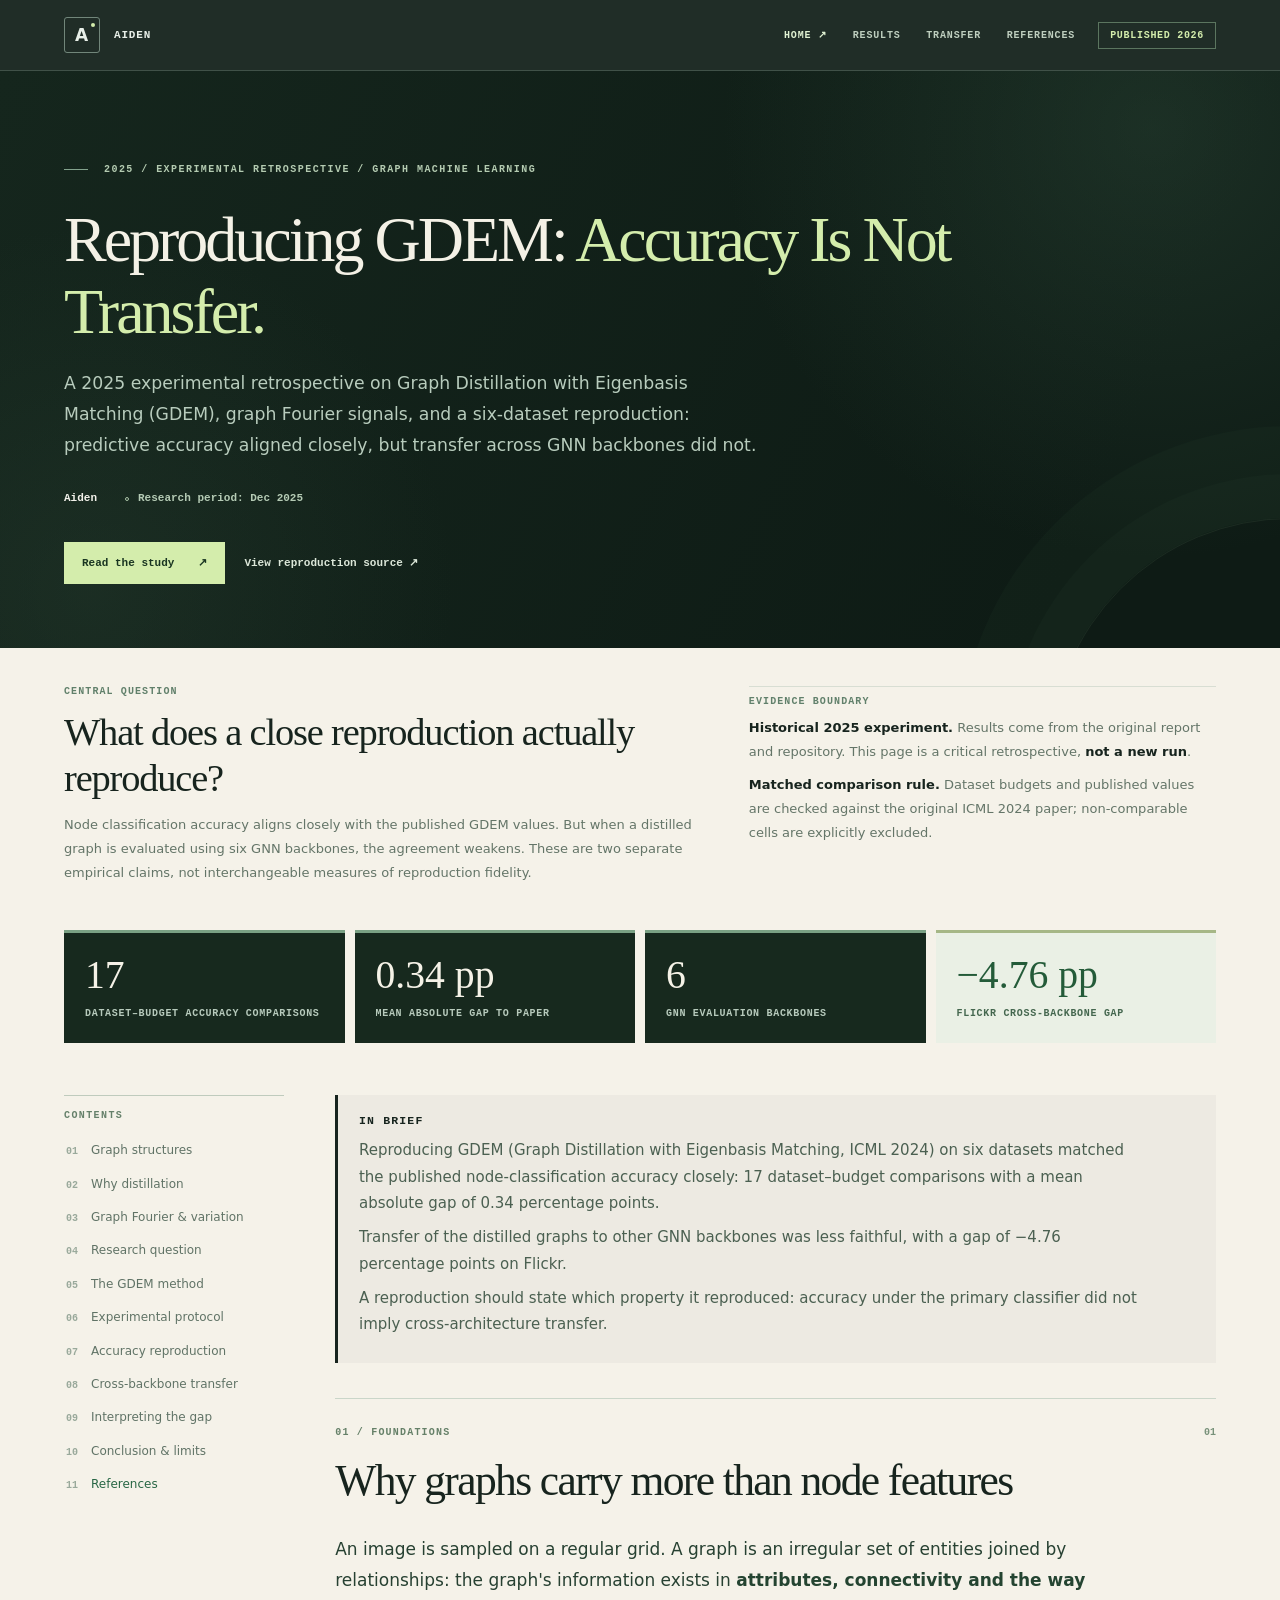
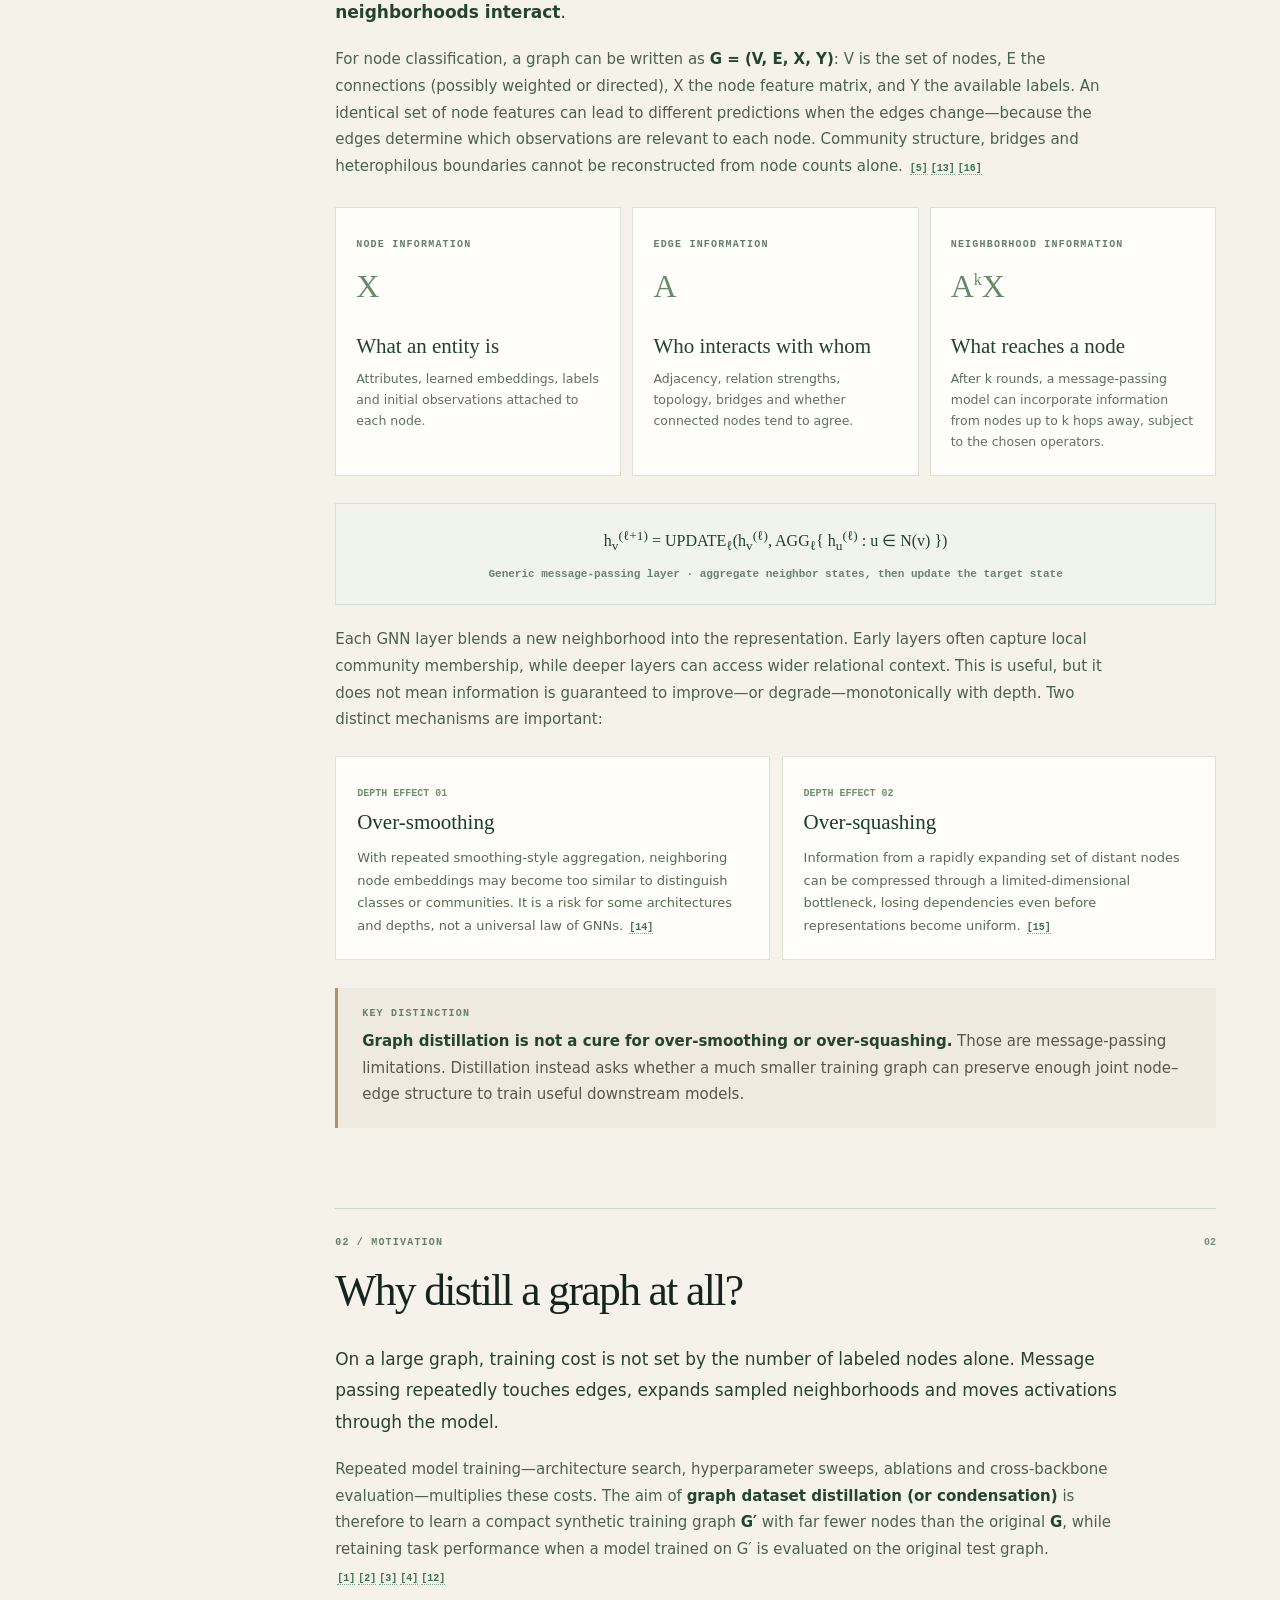
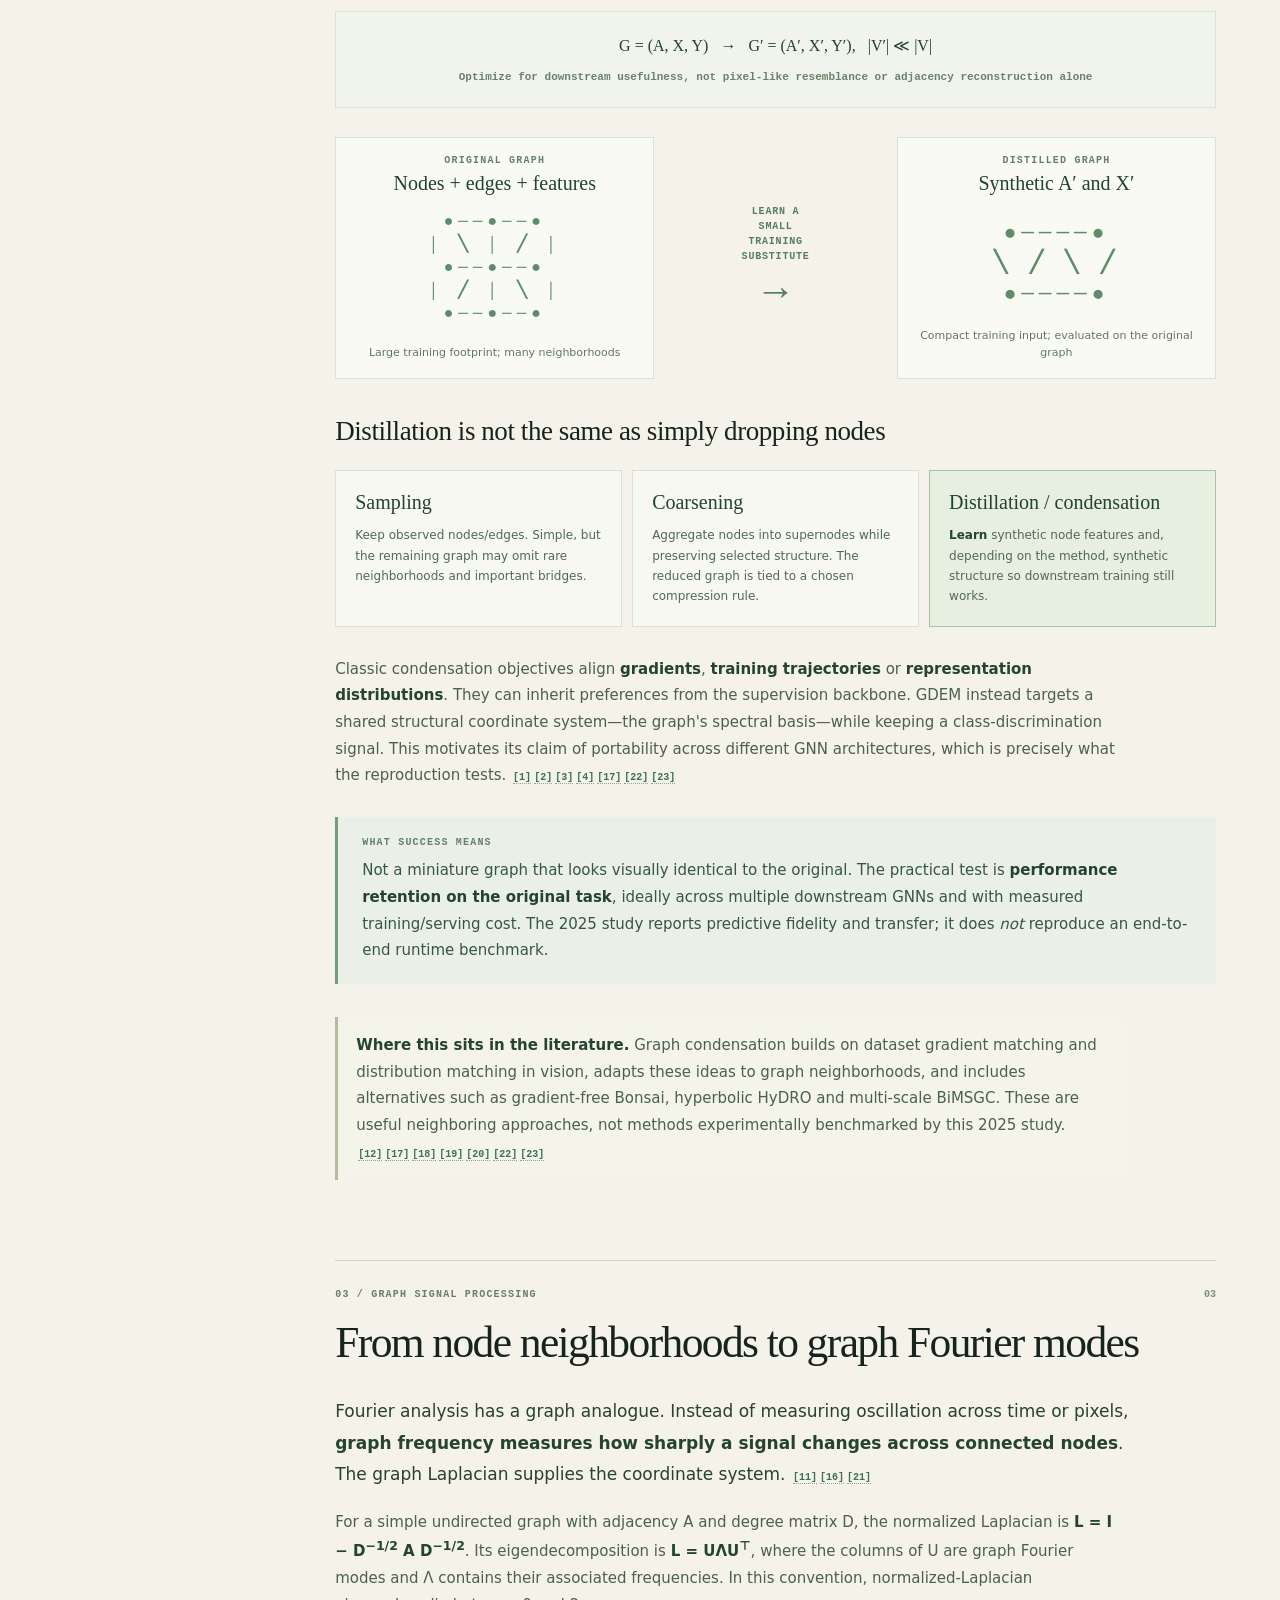
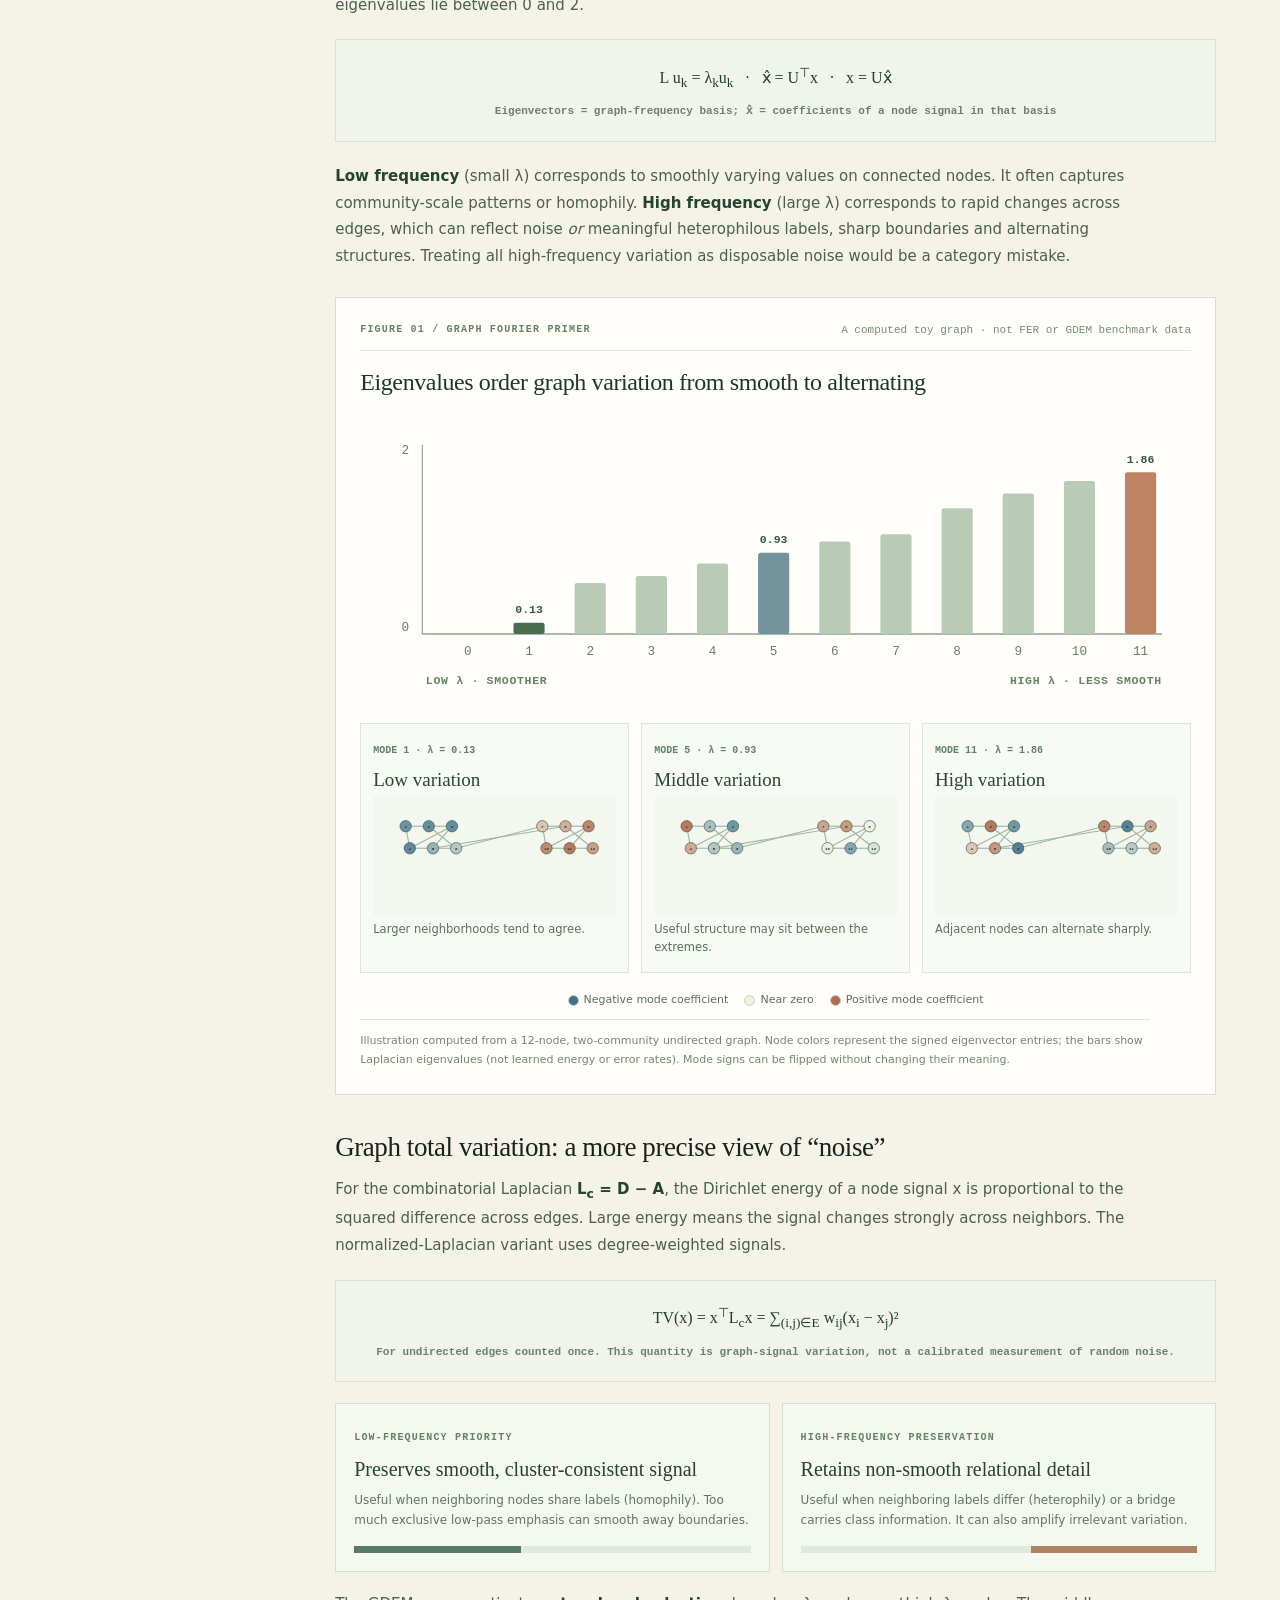
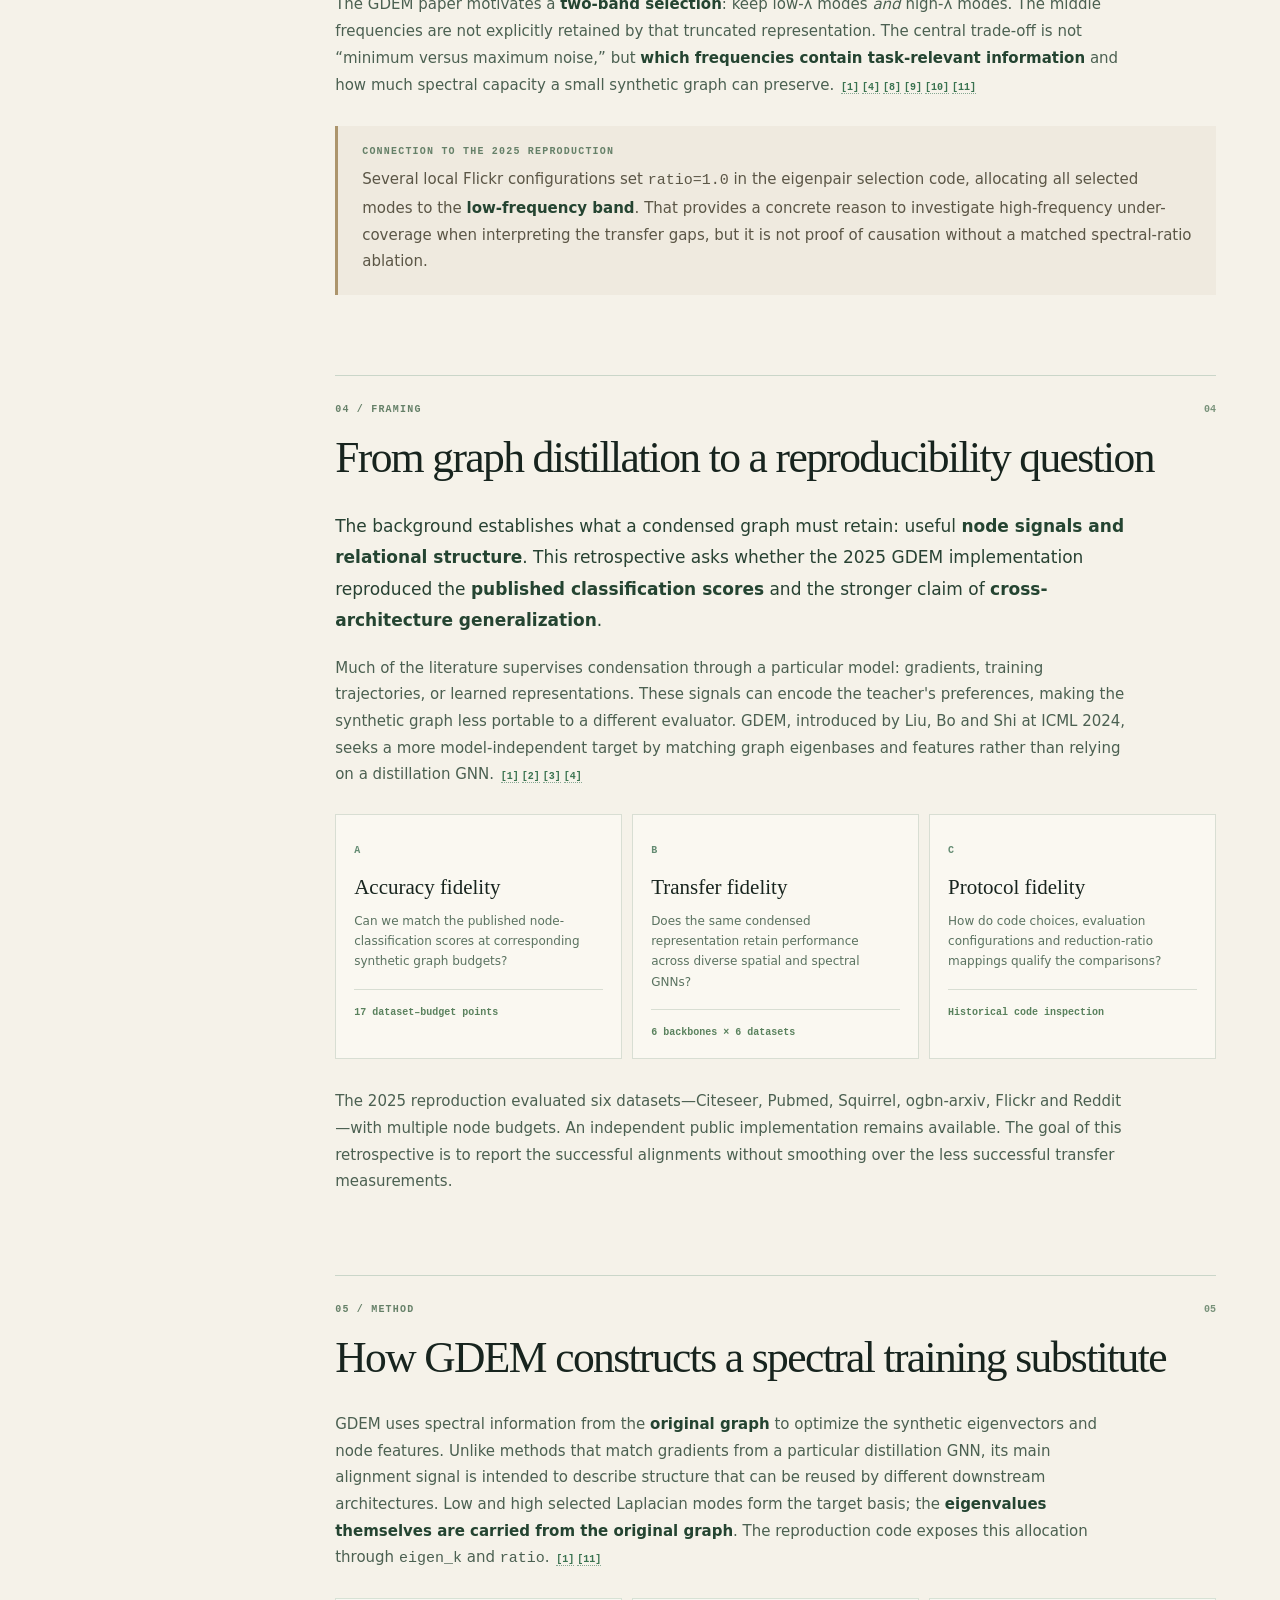
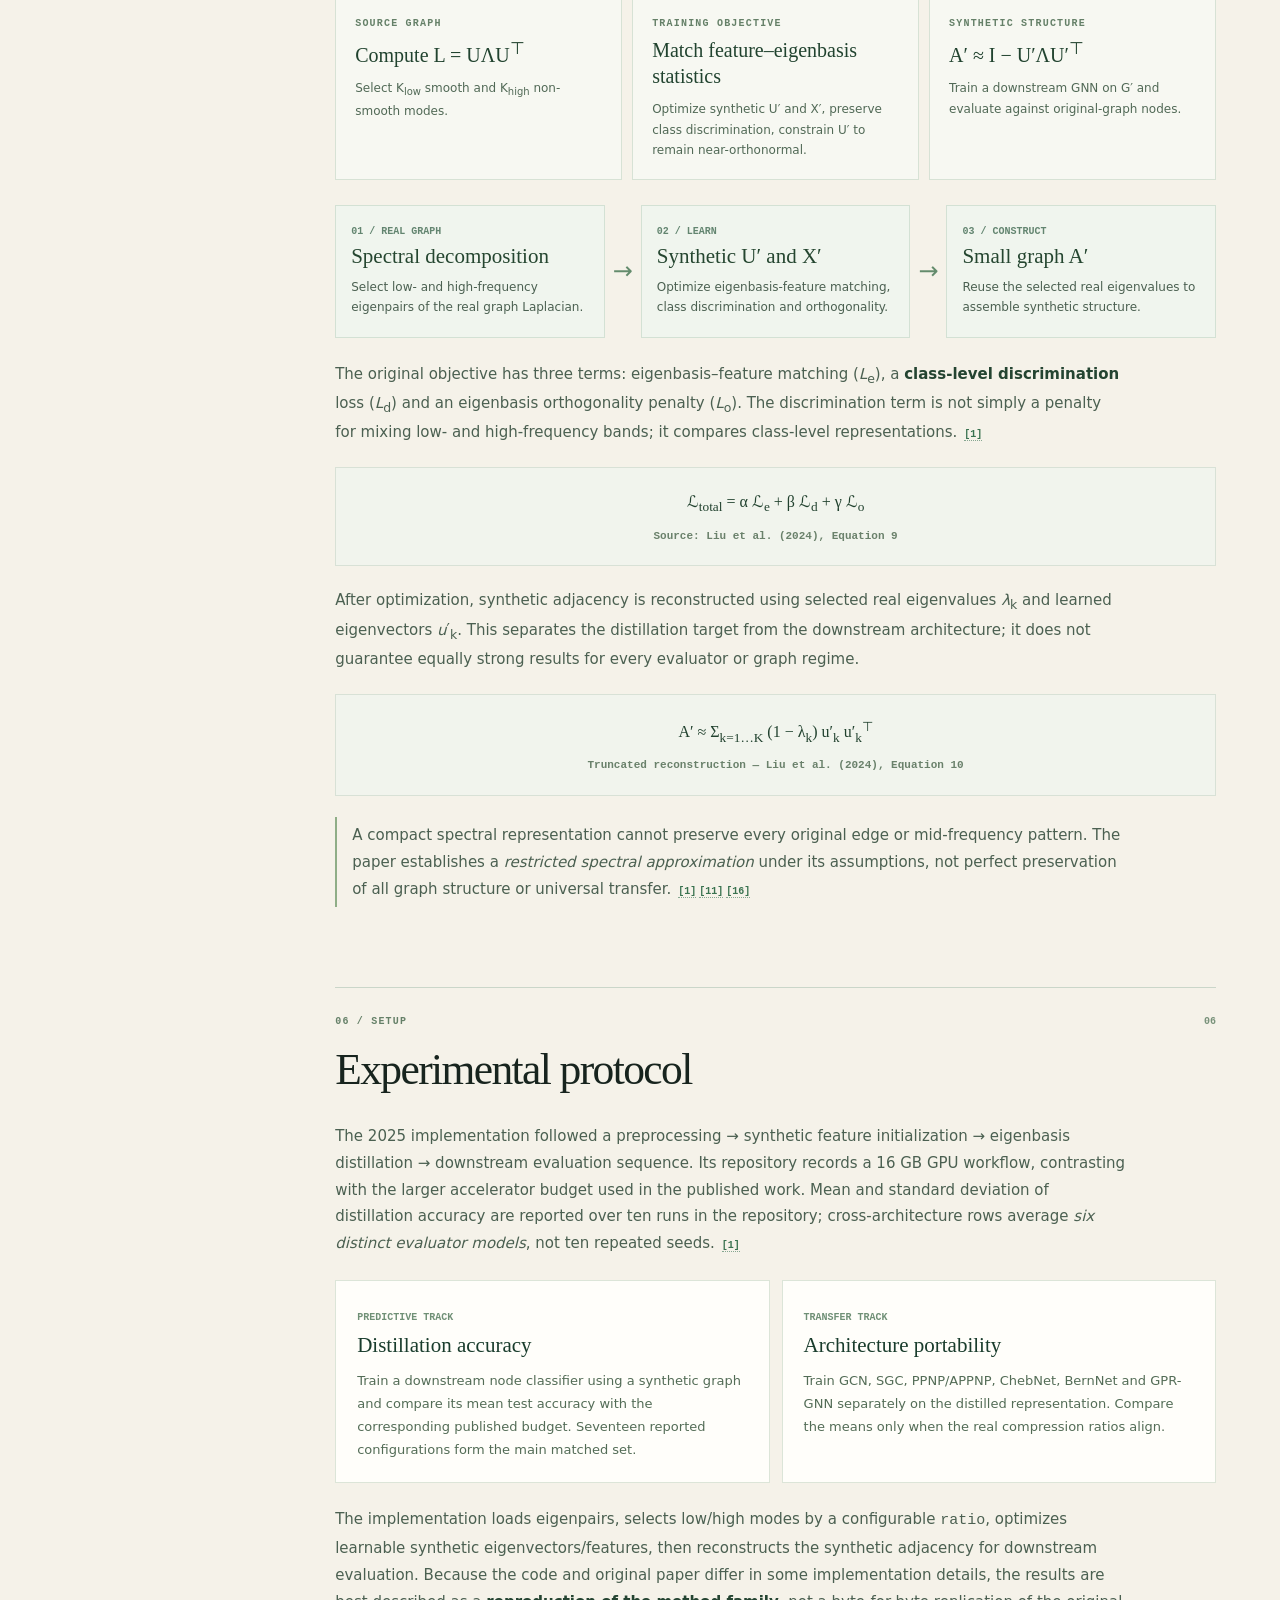
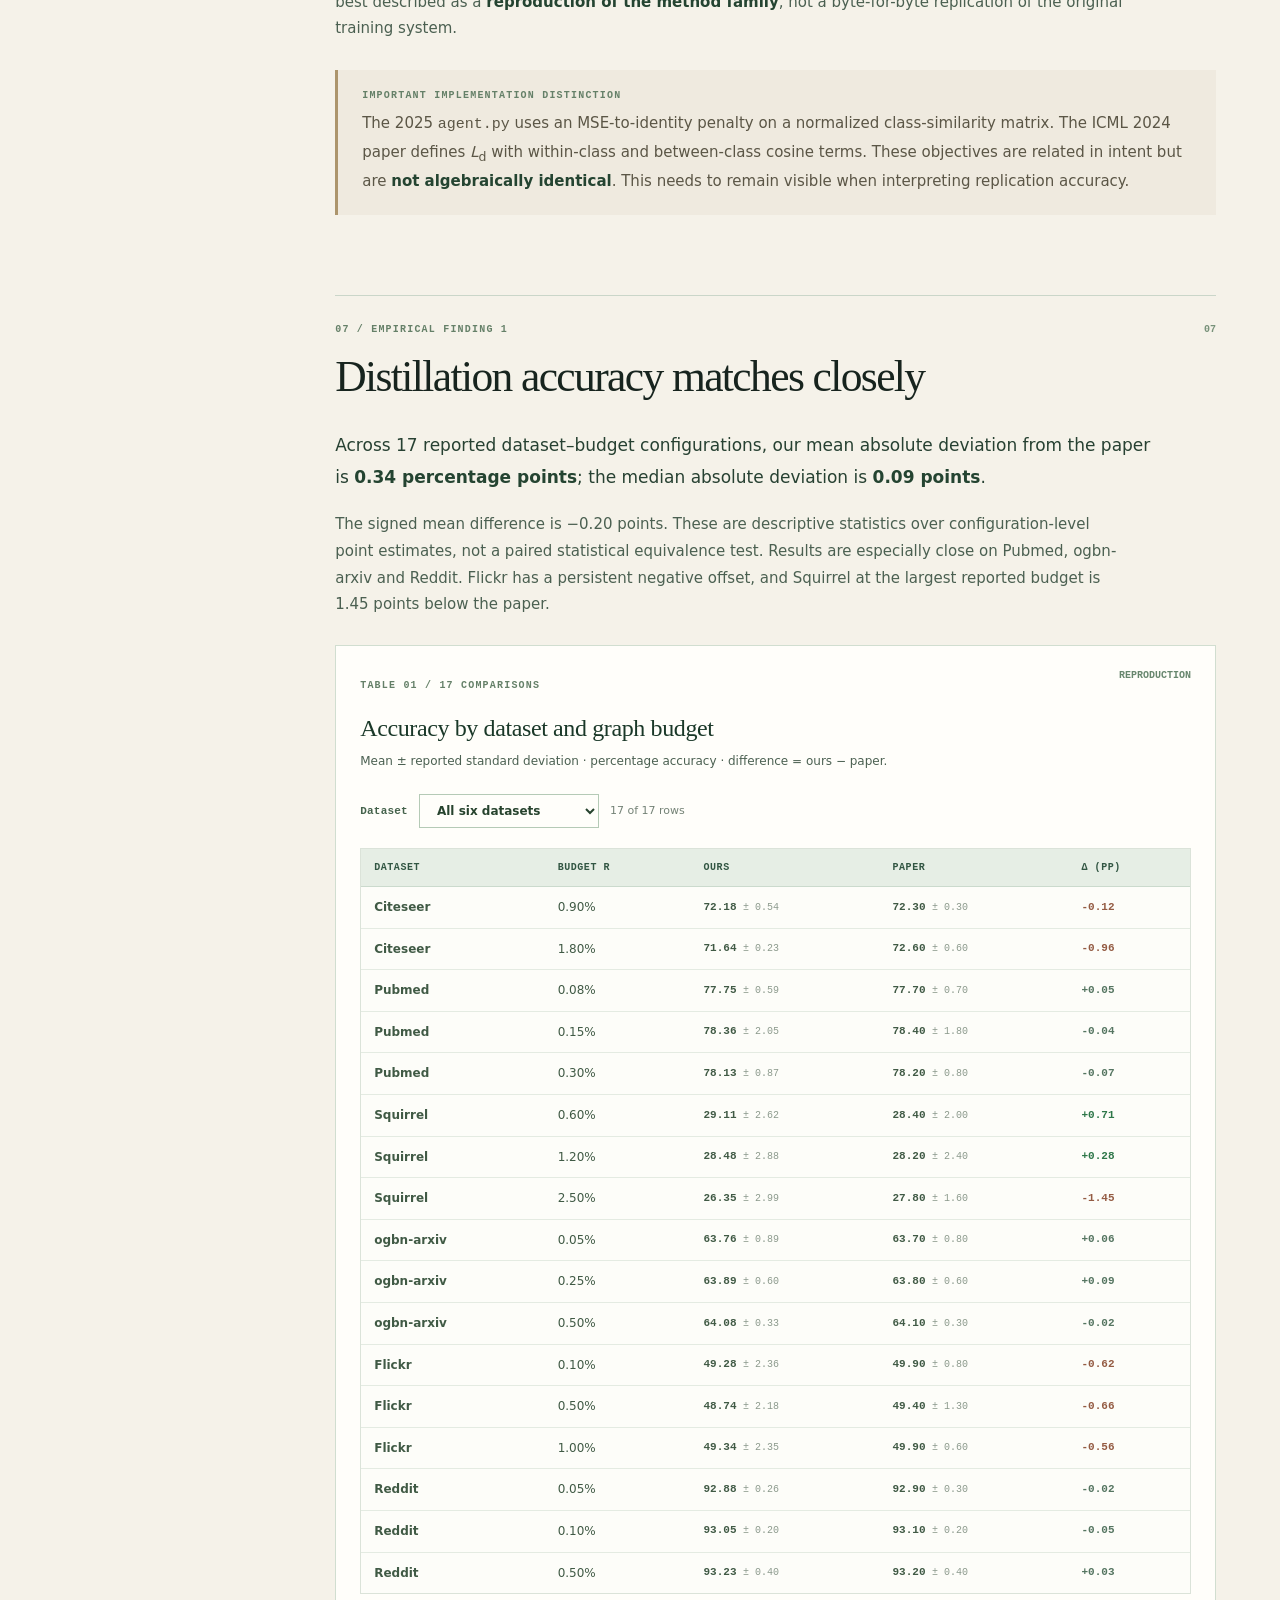
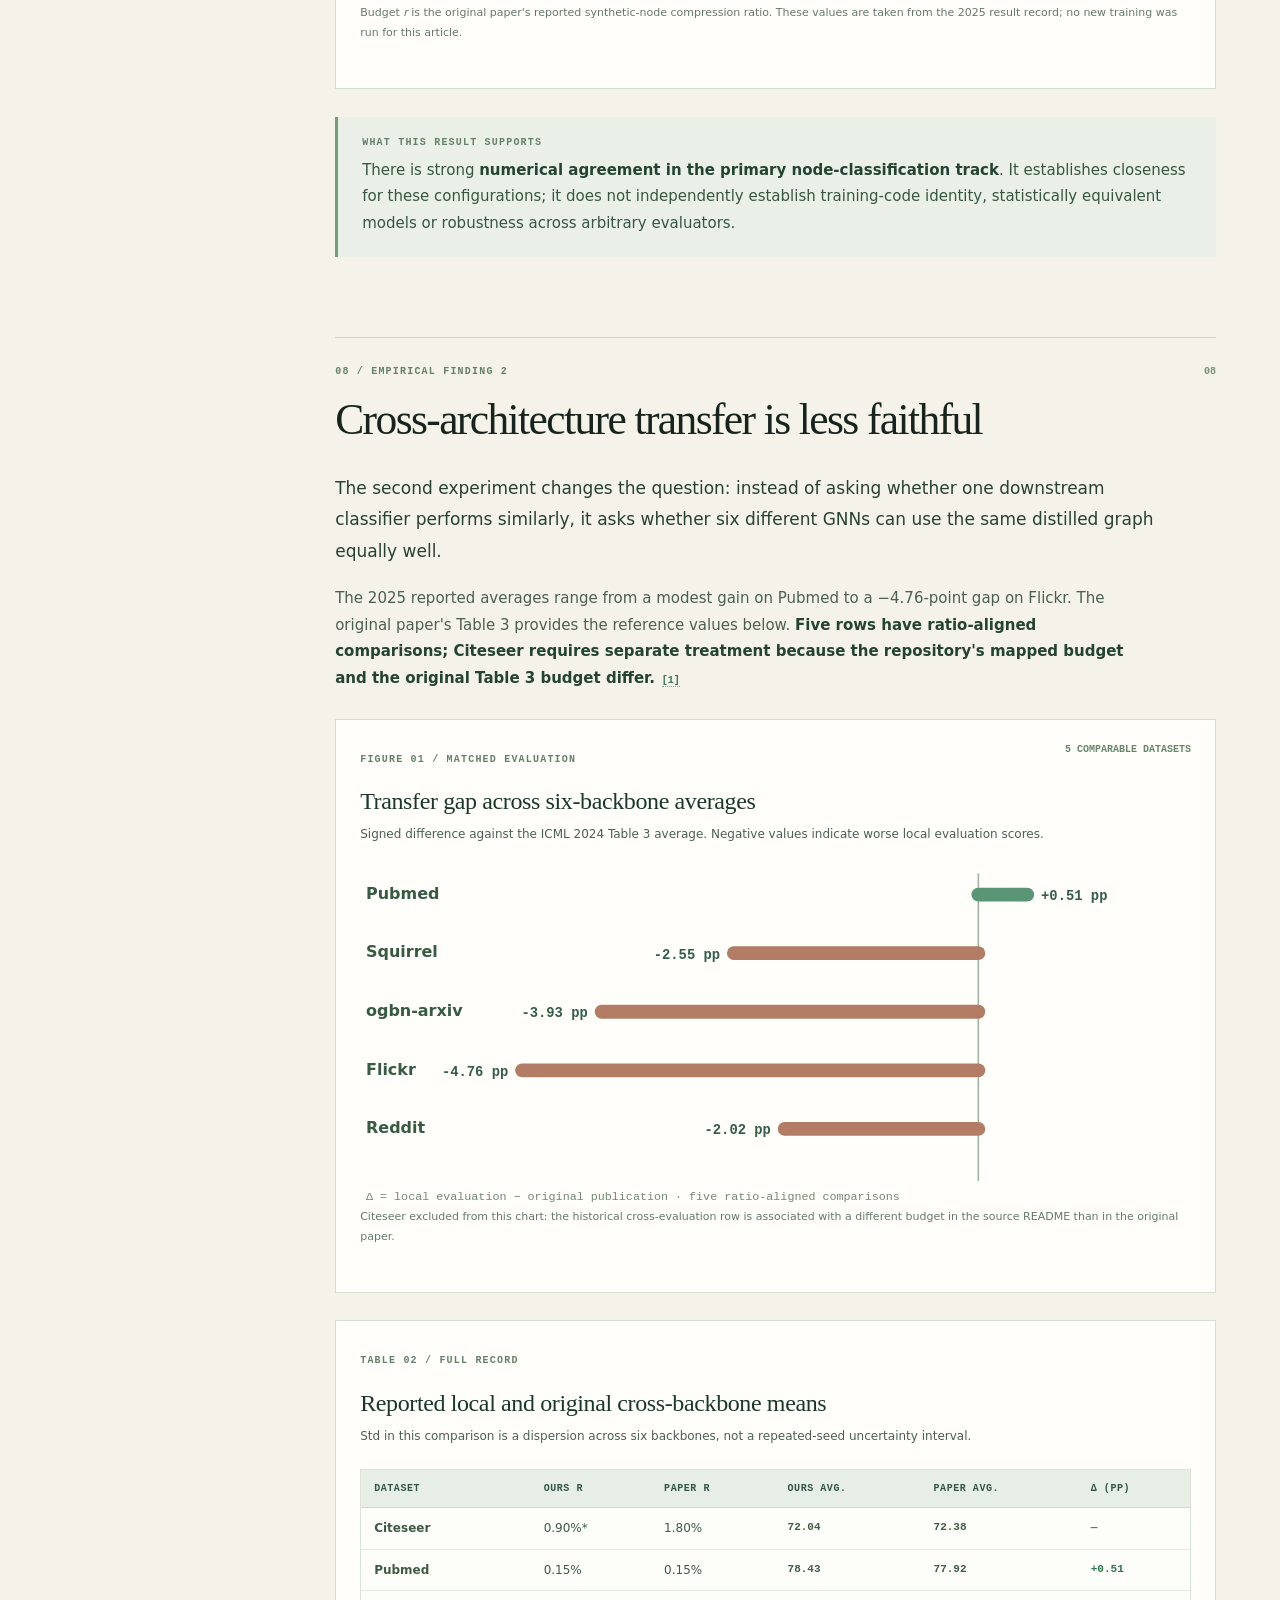
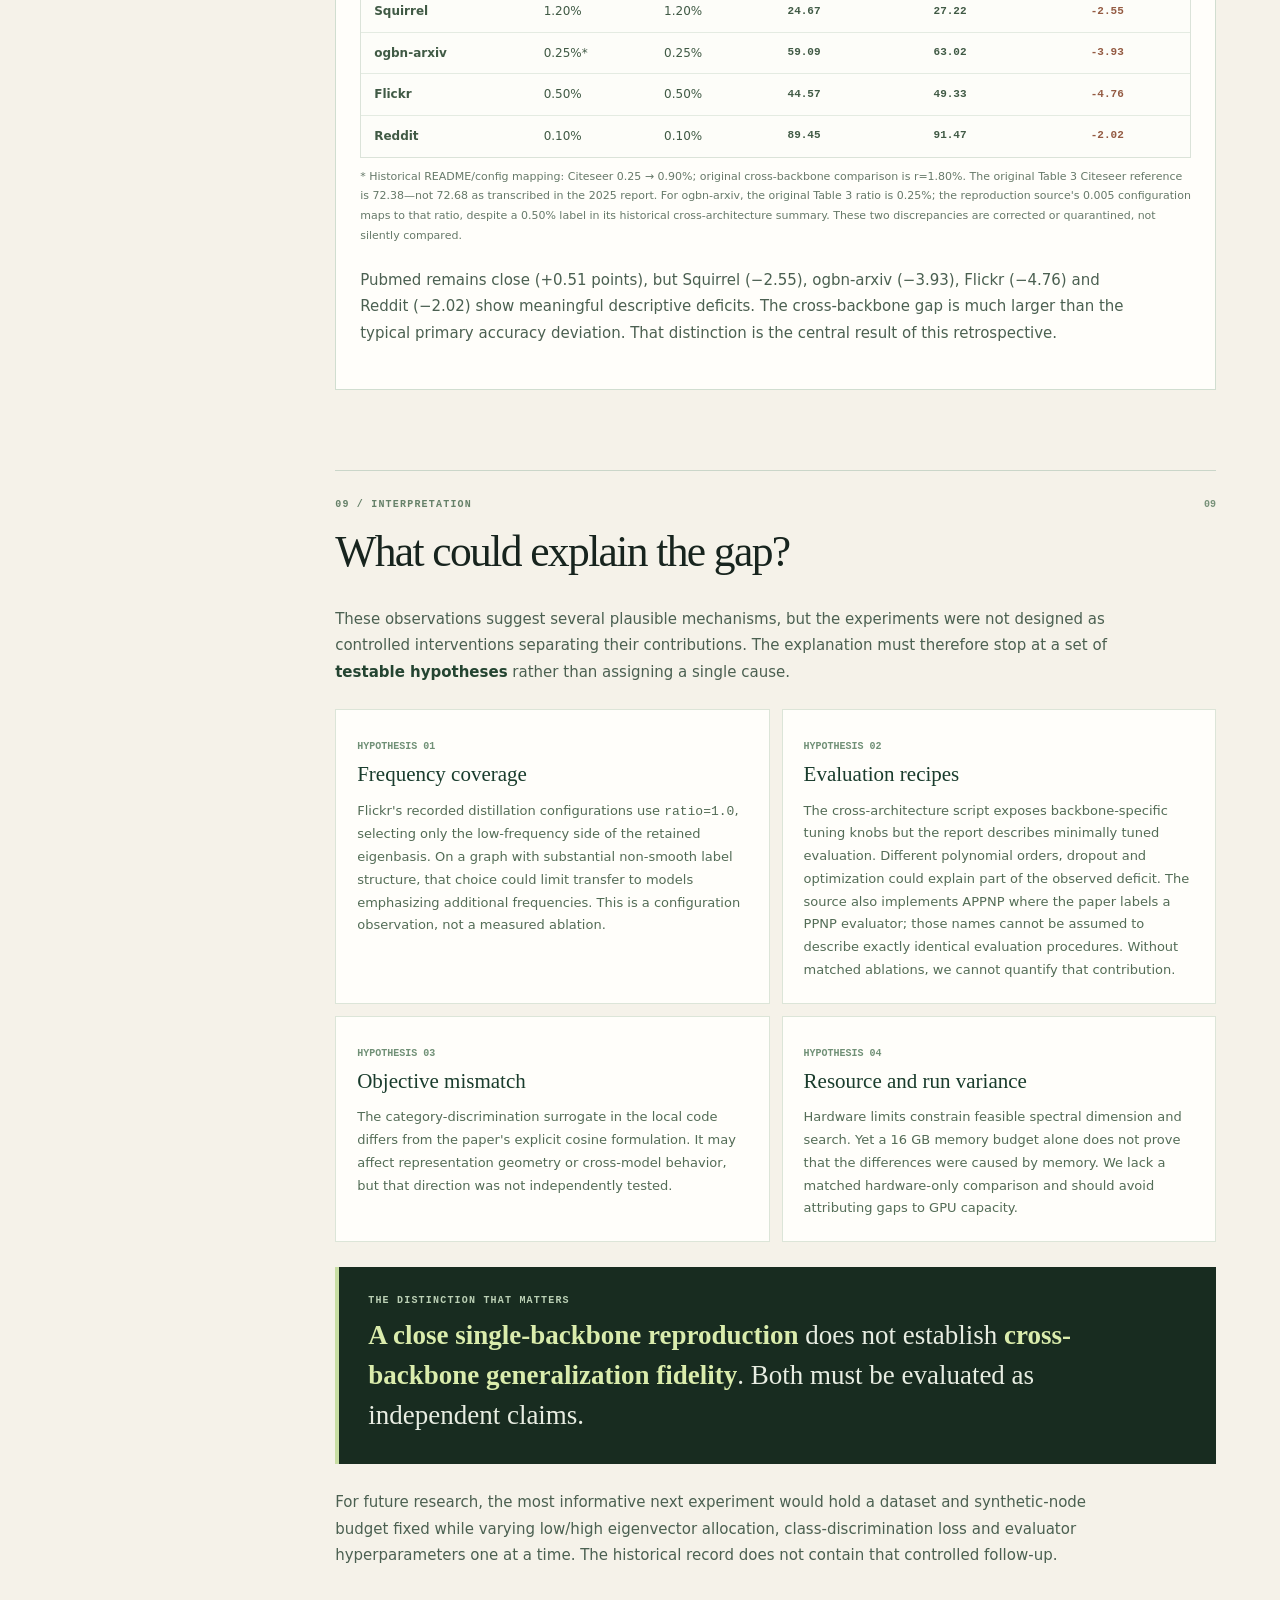
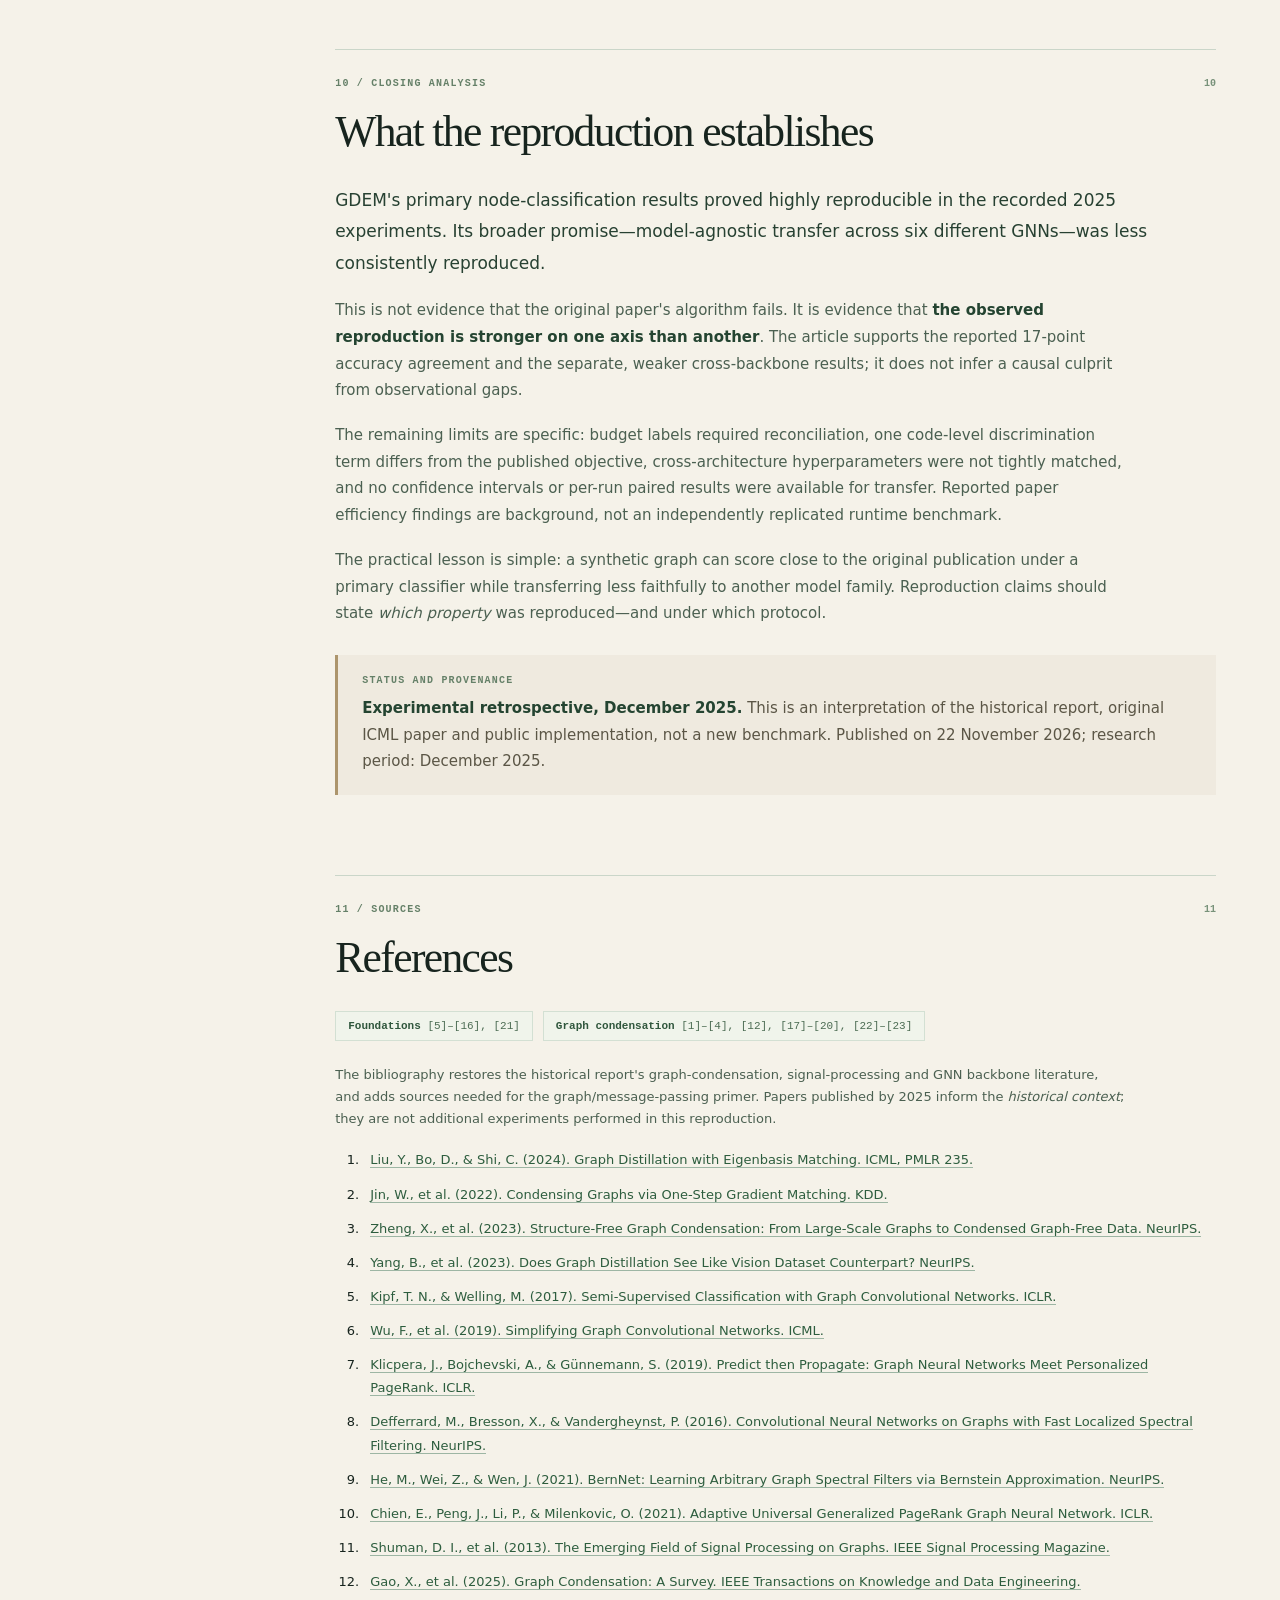
<file: articles/gdem-graph-distillation-reproduction/index.html>
<!DOCTYPE html>
<html lang="en"><head><meta charset="utf-8"/><meta content="width=device-width,initial-scale=1" name="viewport"/><title>Reproducing GDEM: Graph Distillation &amp; Cross-GNN Transfer | Aiden</title><meta content="Reproducing GDEM graph distillation on six datasets: 17 accuracy comparisons, graph Fourier foundations, and cross-GNN transfer gaps." name="description"/><meta content="Aiden" name="author"/><meta content="index,follow,max-image-preview:large" name="robots"/><meta content="light" name="color-scheme"/><meta content="Reproducing GDEM: Graph Distillation and Cross-GNN Transfer | Aiden" property="og:title"/><meta content="Accuracy closely matched the original across 17 configurations, but cross-architecture results diverged. Graph Fourier foundations and reproduction evidence." property="og:description"/><meta content="article" property="og:type"/><style>
:root{--paper:#f5f2e9;--cream:#faf8f1;--white:#fffefa;--ink:#17241e;--dark:#15221d;--darker:#0d1813;--sub:#647568;--line:#d8ded3;--leaf:#a9c6b2;--lime:#d4edac;--pale:#e7ede4;--gold:#b58558;--blue:#355d69;--green:#2d6a47;--sans:Manrope,Inter,ui-sans-serif,system-ui,-apple-system,'Segoe UI',Arial,sans-serif;--serif:'DM Serif Display',Georgia,'Times New Roman',serif;--mono:'JetBrains Mono',ui-monospace,Menlo,Consolas,monospace;--gutter:clamp(24px,5vw,76px)}
*,*:before,*:after{box-sizing:border-box}html{scroll-behavior:smooth;scroll-padding-top:106px}body{margin:0;background:var(--paper);color:var(--ink);font:15px/1.78 var(--sans);-webkit-font-smoothing:antialiased;overflow-wrap:break-word}a{color:inherit;text-decoration:none}a:hover{text-decoration:none}button{font:inherit;cursor:pointer}a:focus-visible,button:focus-visible{outline:3px solid #8abd95;outline-offset:3px}::selection{background:#cfe1be;color:var(--ink)}.skip{position:absolute;left:10px;top:-85px;padding:10px 16px;background:white;z-index:200}.skip:focus{top:10px}
.mono,.overline,.table-number,.tag,.eyebrow,.stat-label,.pill,.table-note,.ref-venue,.data-tag,.toc-label,.metrics-head,.legend-item,.footnote-num{font-family:var(--mono)}.site-header{position:sticky;top:0;z-index:80;min-height:70px;background:#15221df2;backdrop-filter:blur(13px);border-bottom:1px solid #405148;color:#e8efe8}.header-inner{max-width:1450px;padding:0 var(--gutter);min-height:70px;margin:auto;display:flex;align-items:center;gap:23px}.brand{display:inline-flex;align-items:center;gap:14px;white-space:nowrap;font-weight:800;letter-spacing:.075em;font:700 11px var(--mono)}.brand-symbol{width:36px;height:36px;border:1px solid #71867a;display:grid;place-items:center;position:relative;border-radius:3px;font:bold 17px var(--sans)}.brand-symbol:after{position:absolute;content:'';top:5px;right:4px;width:4px;height:4px;background:var(--lime);border-radius:50%}.header-nav{display:flex;align-items:center;gap:clamp(13px,2vw,28px);margin-left:auto}.header-nav a{font:600 10px/1.3 var(--mono);letter-spacing:.085em;color:#bfcfbf;text-transform:uppercase;white-space:nowrap}.header-nav a:hover{color:var(--lime)}.draft-pill{color:var(--lime);border:1px solid #5b755f;padding:7px 11px;font:600 10px var(--mono);letter-spacing:.07em;text-transform:uppercase}.header-nav .home-link{color:#e1f2d3}
.hero{background:radial-gradient(circle at 90% 10%,#3555425a,transparent 34%),radial-gradient(circle at 7% 90%,#2c443550,transparent 28%),linear-gradient(115deg,#15261d,#0e1b15 84%);color:#f4f1e6;position:relative;overflow:hidden}.hero:after{content:'';position:absolute;border:1px solid #506b5233;width:480px;height:480px;border-radius:50%;right:-250px;bottom:-350px;box-shadow:0 0 0 44px #2e48341e,0 0 0 92px #3c5c4014;pointer-events:none}.hero-inner{max-width:1450px;padding:clamp(56px,7vw,98px) var(--gutter) clamp(48px,5vw,75px);margin:auto;position:relative;z-index:1}.overline{color:#b4cbb1;font-size:10px;letter-spacing:.145em;font-weight:650;text-transform:uppercase;display:flex;align-items:center;gap:16px}.overline:before{content:'';width:24px;height:1px;background:#83a28d}.hero h1{font:400 clamp(42px,5vw,74px)/1.12 var(--serif);letter-spacing:-.047em;max-width:1060px;margin:26px 0 20px}.hero h1 em{font-style:normal;color:var(--lime)}.hero-deck{color:#b8ccbd;max-width:700px;font-size:clamp(15px,1.35vw,18px);line-height:1.8;margin:0 0 29px}.hero-meta{display:flex;flex-wrap:wrap;gap:12px 28px;align-items:center;color:#b5cbb5;font:550 11px/1.6 var(--mono)}.hero-meta b{color:#f3f2eb;font-weight:600}.hero-meta span{display:inline-flex;align-items:center;gap:9px}.hero-meta span:before{content:'';height:4px;width:4px;border:1px solid #aac3a7;border-radius:50%}.hero-meta span:first-child:before{display:none}.hero-action{display:flex;align-items:center;flex-wrap:wrap;gap:16px;margin-top:34px}.btn-lime{display:inline-flex;align-items:center;gap:24px;background:var(--lime);padding:12px 18px;color:#193521;font:700 11px var(--mono);min-height:42px}.btn-lime:hover{background:#e6f6c7}.text-action{color:#dce7d9;font:600 11px var(--mono);padding:12px 3px}.text-action:hover{color:var(--lime)}
.outlook{max-width:1450px;margin:0 auto;padding:38px var(--gutter) 0;display:grid;grid-template-columns:minmax(0,1.25fr) minmax(0,.9fr);gap:36px}.outlook h2{font:400 clamp(27px,3vw,39px)/1.2 var(--serif);letter-spacing:-.03em;margin:12px 0}.outlook p{font-size:13px;color:var(--sub);margin:9px 0;line-height:1.85}.outlook aside{border-top:1px solid var(--line);padding-top:9px;font:12px/1.8 var(--sans);color:#52695a}.outlook strong{color:var(--ink)}.overline-sm{font:650 10px var(--mono);letter-spacing:.11em;text-transform:uppercase;color:#61806b}
.reading-layout{max-width:1450px;margin:0 auto;display:grid;grid-template-columns:220px minmax(0,960px);gap:clamp(26px,4vw,66px);padding:52px var(--gutter) 108px;align-items:start}.toc{position:sticky;top:107px;align-self:start;border-top:1px solid #bfcbbd;padding-top:14px;max-height:calc(100vh - 128px);overflow:auto}.toc-label{font:600 10px var(--mono);letter-spacing:.14em;text-transform:uppercase;color:#65806a;margin-bottom:13px;display:block}.toc a{display:flex;gap:13px;align-items:baseline;padding:8px 2px;color:#607366;font-size:12px;line-height:1.45}.toc a span{font:600 10px var(--mono);color:#99a99b}.toc a:hover,.toc a.active{color:#276644}.article{min-width:0}.article-section{margin-bottom:80px;scroll-margin-top:95px}.section-head{margin:0 0 28px;border-top:1px solid #cad6c9;padding-top:18px;display:flex;justify-content:space-between;align-items:baseline;gap:12px}.eyebrow{color:#658068;font:650 10px var(--mono);letter-spacing:.12em;text-transform:uppercase}.section-head h2{font:400 clamp(30px,3.4vw,44px)/1.2 var(--serif);letter-spacing:-.037em;margin:10px 0 0}.section-count{font:600 10px var(--mono);color:#78927a}.article h3{font:500 clamp(20px,2.25vw,27px)/1.28 var(--serif);letter-spacing:-.016em;margin:35px 0 12px}.article h4{font:650 15px/1.5 var(--sans);margin:24px 0 8px;color:#28503b}.article p{margin:11px 0 18px;color:#4b6051;max-width:790px}.article p strong,.article li strong{color:#243f30}.article ul{padding-left:21px;color:#4b6051;max-width:810px}.article li{margin:8px 0}.lead{font-size:17px!important;line-height:1.85!important;color:#274132!important;max-width:820px!important}.cite{font:600 10px var(--mono);color:#39724f;white-space:nowrap;border-bottom:1px dotted #86a791;display:inline;margin-right:3px}.cite:hover{background:#e8eee6}.citations{display:inline-block;white-space:nowrap;margin-left:2px}.callout{border-left:3px solid #729f79;background:#eaf0e7;padding:20px 24px;margin:28px 0 33px}.callout .eyebrow{display:block;margin-bottom:9px}.callout p{margin:0!important;color:#375641!important;max-width:none}.callout strong{color:#203a29}.callout.sand{background:#efeadf;border-color:#ac956c}.callout.sand p{color:#5b5646!important}
.feature-grid{display:grid;grid-template-columns:repeat(3,minmax(0,1fr));gap:10px;margin:26px 0 29px}.feature-card{border:1px solid var(--line);background:var(--cream);padding:20px 18px;min-width:0}.feature-card .feature-index{color:#638b72;font:650 10px var(--mono)}.feature-card h4{font:400 21px/1.23 var(--serif);margin:13px 0 10px;color:var(--ink)}.feature-card p{font-size:12px;line-height:1.7;margin:0;color:#5a7260}.feature-card .feature-term{display:block;padding-top:17px;margin-top:17px;border-top:1px solid var(--line);font:600 10px var(--mono);color:#59815d}.figure-panel{background:#fffefa;border:1px solid var(--line);padding:clamp(18px,2.5vw,30px);margin:29px 0 34px}.figure-head{display:flex;align-items:flex-start;justify-content:space-between;gap:20px;margin-bottom:22px}.figure-head h3{font:400 clamp(21px,2.3vw,28px)/1.2 var(--serif);margin:5px 0}.figure-head p{font-size:12px;margin:8px 0 0}.figure-num{color:#67866d;font:600 10px var(--mono);white-space:nowrap}.architecture-map{display:grid;gap:9px}.arch-row{display:grid;grid-template-columns:125px 1fr;align-items:stretch;gap:12px}.arch-label{font:600 12px/1.35 var(--mono);color:#45604e;padding:9px 0}.arch-flow{display:flex;align-items:stretch;gap:7px;min-width:0}.arch-block{display:flex;flex-direction:column;align-items:center;justify-content:center;text-align:center;min-height:76px;flex:1;min-width:0;border:1px solid #d7e1d4;background:#f1f5ed;padding:9px 4px;color:#2d4e38;font:650 11px/1.35 var(--sans)}.arch-block small{font-size:9px;font-weight:500;opacity:.75;margin-top:4px;max-width:130px}.arch-block.dark{background:#dbe9da;border-color:#b7cfb6}.arch-block.alt{background:#eee9dc;border-color:#e0d6c2;color:#66563a}.arch-arrow{align-self:center;color:#7a9b82;font-size:19px;flex:none}.figure-caption{font:12px/1.75 var(--sans);color:#718275;margin:15px 0 0}.figure-caption b{font-weight:700;color:#4c6554}
.card-grid-2{display:grid;grid-template-columns:repeat(2,minmax(0,1fr));gap:12px;margin:22px 0 27px}.subcard{border:1px solid var(--line);background:var(--cream);padding:20px}.subcard .overline-sm{display:block;margin-bottom:10px}.subcard h4{font:400 22px/1.25 var(--serif);margin:0 0 10px;color:var(--ink)}.subcard p{font-size:12px;line-height:1.75;margin:0}.stat-row{display:grid;grid-template-columns:repeat(3,minmax(0,1fr));border:1px solid var(--line);background:#fffefa;margin:25px 0 28px}.stat{padding:23px 20px;border-right:1px solid var(--line)}.stat:last-child{border:0}.stat-number{font:400 clamp(29px,3vw,41px)/1.15 var(--serif);letter-spacing:-.037em;margin:13px 0 8px}.stat-number i{font-size:.5em;font-style:normal;color:#6c806f}.stat-label{font:600 10px var(--mono);color:#5c775f;letter-spacing:.04em}.stat-note{font-size:11px;color:#7a8a7c;margin-top:3px}.stat.highlight{background:#e7ede2}.stat.highlight .stat-number{color:#326a47}
.tablebox{margin:24px 0 15px;border:1px solid #d6dfd2;background:#fffefa;overflow-x:auto;max-width:100%;border-radius:1px}.tablebox table{width:100%;min-width:570px;border-collapse:collapse;font-size:12px;line-height:1.5}.tablebox caption{text-align:left;padding:13px 15px;color:#64796a;font-size:12px;caption-side:top}.tablebox th,.tablebox td{text-align:left;padding:13px 15px;border-bottom:1px solid #e0e6dd}.tablebox thead th{font:650 10px/1.4 var(--mono);letter-spacing:.06em;background:#e8eee3;color:#45684f;white-space:nowrap}.tablebox tbody th{font-weight:600;color:#405a48}.tablebox tbody tr:last-child>*{border-bottom:0}.tablebox tbody tr:nth-child(even)>*{background:#fafbf7}.tablebox .num{text-align:right;font-variant-numeric:tabular-nums;white-space:nowrap}.tablebox .best{color:#26613b;font-weight:700}.tablebox .row-highlight>*{background:#f0f5e9!important}.table-note{margin:0 0 16px;color:#78897b;font:11px/1.7 var(--sans)}
.analysis-box{padding:clamp(19px,2.4vw,27px);border:1px solid #cedbcf;background:#fffefa;margin:30px 0}.analysis-top{display:flex;justify-content:space-between;align-items:flex-start;gap:18px;flex-wrap:wrap}.analysis-top h3{font:400 26px var(--serif);margin:0}.analysis-top p{font-size:12px;margin:6px 0;color:#6e8571}.switches{display:flex;flex-wrap:wrap;gap:4px;border:1px solid #cdd9ca;background:#eff4ec;padding:3px}.switches button{min-height:32px;border:0;background:transparent;padding:7px 11px;color:#5b7460;font:600 10px var(--mono)}.switches button[aria-pressed="true"]{background:#245b3b;color:white}.metric-bars{display:grid;gap:20px;margin:24px 0}.metric-item{display:grid;grid-template-columns:minmax(100px,185px) minmax(0,1fr) 70px;align-items:center;gap:12px}.metric-name{font:650 12px var(--sans);color:#415c49}.metric-track{height:13px;background:#e7eee6;position:relative;overflow:hidden}.metric-fill{height:100%;background:#809d85;transition:width .28s ease;width:0}.metric-item:nth-child(3) .metric-fill{background:#2e6c49}.metric-value{font:650 12px var(--mono);text-align:right;color:#395d44;white-space:nowrap}.metric-explain{padding:13px 16px;background:#eff3eb;color:#59705d;font-size:12px;line-height:1.7}.metric-explain strong{color:#284c34}
.cell-bar{background:linear-gradient(90deg,#e9f1e7 var(--v),transparent var(--v));display:block;padding:5px 8px 5px 14px;margin:-5px -8px -5px -14px;text-align:right}.best .cell-bar{background:linear-gradient(90deg,#d5e9d5 var(--v),transparent var(--v))}.field-note{padding:19px 21px;background:#f1eee6;border:1px solid #e0d8c8;margin:24px 0}.field-note h4{margin-top:0;color:#6a593f}.field-note p{font-size:12px;margin-bottom:0}.metrics-head{font:600 10px var(--mono);letter-spacing:.06em;color:#63816c}
.limitation-grid{display:grid;grid-template-columns:repeat(2,minmax(0,1fr));gap:11px;margin:19px 0 25px}.limit{border-top:1px solid #cbd8c8;padding:15px 12px 10px 0}.limit b{font:650 12px var(--sans);color:#35583f}.limit p{font-size:12px;line-height:1.77;margin:8px 0}.ending{padding:35px clamp(24px,3.5vw,48px);background:var(--dark);color:#eef2e7;position:relative;overflow:hidden}.ending:after{content:'';position:absolute;right:-50px;top:-150px;width:350px;height:350px;border:1px solid #6d956c3c;border-radius:50%}.ending .eyebrow{color:#a3c8a4}.ending h3{font:400 clamp(29px,3.3vw,43px)/1.2 var(--serif);letter-spacing:-.04em;color:#edf2df;max-width:700px;margin:18px 0}.ending p{color:#bdd0bd;max-width:660px;font-size:13px;line-height:1.85}.ending strong{color:var(--lime)}
.ref-section{border-top:1px solid #c7d4c4;padding-top:20px}.ref-controls{display:flex;align-items:center;flex-wrap:wrap;gap:7px;margin:18px 0 22px}.ref-controls button{padding:7px 10px;border:1px solid #cfdacf;color:#4f6a57;background:transparent;font:650 10px var(--mono)}.ref-controls button[aria-pressed="true"]{background:#255e3e;border-color:#255e3e;color:white}.references{list-style:none;margin:0;padding:0;display:grid;grid-template-columns:repeat(2,minmax(0,1fr));gap:10px}.reference{display:grid;grid-template-columns:30px 1fr;gap:11px;align-items:flex-start;padding:16px 13px 15px 0;border-top:1px solid #dbe2d7;scroll-margin-top:115px}.reference:target{background:#eff4e9;outline:6px solid #eff4e9}.ref-number{font:600 10px var(--mono);color:#739073;margin-top:3px}.ref-author{font:500 11px/1.5 var(--sans);color:#6d7f71}.ref-title{font:600 12px/1.55 var(--sans);display:block;color:#254c33;margin:4px 0}.ref-title:hover{text-decoration:underline;text-underline-offset:3px}.ref-venue{font:10px/1.4 var(--mono);color:#8a978b}.references.hidden-filter .reference{display:none}.references.hidden-filter .reference.visible{display:grid}.artifact-bar{margin:25px 0 0;background:#e7eee4;border:1px solid #d0dbcf;padding:20px 23px;display:flex;justify-content:space-between;gap:18px;align-items:center}.artifact-bar p{margin:6px 0 0;font-size:12px}.artifact-bar a{color:#245d3b;font:700 11px var(--mono);white-space:nowrap}.artifact-bar a:hover{text-decoration:underline}
.site-footer{background:#102017;color:#b4c6b6;padding:49px var(--gutter) 26px}.footer-inner{max-width:1330px;margin:auto;display:grid;grid-template-columns:1fr 1fr;gap:20px}.footer-brand{font:650 11px var(--mono);color:#c4dabe;letter-spacing:.15em}.footer-quote{font:400 29px/1.22 var(--serif);color:#e7f0df;margin:18px 0}.footer-quote span{color:var(--lime)}.footer-links{display:flex;gap:25px;justify-content:flex-end;flex-wrap:wrap;align-content:center}.footer-links a{font:600 11px var(--mono);color:#a8c1aa}.footer-bottom{grid-column:1/-1;border-top:1px solid #44604d;padding-top:16px;margin-top:33px;display:flex;justify-content:space-between;gap:14px;font:10px var(--mono);color:#8fab94}
@media(max-width:1120px){.reading-layout{grid-template-columns:165px minmax(0,1fr);gap:26px}.toc a{font-size:11px}}@media(max-width:860px){.reading-layout{display:block;padding-top:31px}.toc{position:static;display:flex;flex-wrap:wrap;gap:0 14px;max-height:none;margin-bottom:39px;padding-bottom:11px;border-bottom:1px solid #cbd7c9}.toc-label{width:100%;margin-bottom:4px}.toc a{font-size:11px;padding:5px 0}.outlook{gap:18px}}@media(max-width:640px){.hero-inner{padding-top:48px}.hero h1{font-size:clamp(39px,10vw,56px)}.header-nav a:not(.home-link){display:none}.draft-pill{padding:6px}.reading-layout{padding-bottom:65px}.outlook{grid-template-columns:1fr}.feature-grid,.stat-row{grid-template-columns:1fr}.feature-card{padding:17px}.feature-card .feature-term{padding-top:12px;margin-top:12px}.stat{border-right:0;border-bottom:1px solid var(--line)}.stat:last-child{border:0}.card-grid-2,.limitation-grid,.references{grid-template-columns:1fr}.arch-row{grid-template-columns:1fr;gap:3px}.arch-label{padding:5px 0}.arch-flow{gap:4px}.arch-block{font-size:10px;min-height:73px}.arch-block small{font-size:8px}.arch-arrow{font-size:13px}.metric-item{grid-template-columns:minmax(80px,110px) minmax(0,1fr) 65px;gap:8px}.analysis-top h3{font-size:24px}.footer-inner{grid-template-columns:1fr}.footer-links{justify-content:flex-start;gap:14px}.footer-bottom{display:block}.footer-bottom span{display:block;margin:10px 0}.artifact-bar{display:block}.artifact-bar a{display:inline-block;margin-top:12px}}@media(max-width:385px){:root{--gutter:21px}.hero h1{font-size:38px}.hero-meta{font-size:10px}.header-inner{gap:9px}.header-nav{gap:8px}.header-nav a.home-link{font-size:9px}.draft-pill{font-size:9px}.figure-panel{padding:13px}.arch-block{font-size:9px;min-height:70px}.arch-block small{font-size:8px}.switches button{padding:7px}.metric-item{grid-template-columns:92px minmax(0,1fr) 57px}.metric-name{font-size:10px}.metric-value{font-size:10px}}@media(prefers-reduced-motion:reduce){html{scroll-behavior:auto}*,*:before,*:after{animation:none!important;transition:none!important}}

/* References: conventional single-column numbered bibliography, not interactive cards. */
.ref-section{padding-top:20px}
.references{display:block;list-style:decimal;margin:16px 0 0;padding:0 0 0 24px;max-width:850px}
.reference{display:list-item;list-style:decimal;list-style-position:outside;border:0;padding:9px 0;margin:0;font:400 13px/1.8 var(--sans);color:#4d6253;scroll-margin-top:105px}
.reference::marker{color:#58735d;font:600 12px var(--mono)}
.reference a{font-weight:550;color:#28583d;text-decoration:none;text-underline-offset:3px}
.reference a:hover{text-decoration:underline}
.reference:target{background:#edf3e8;outline:5px solid #edf3e8}
.source-note{border-top:1px solid #d1dcd0;padding-top:14px;margin-top:24px;font-size:12px!important}
.source-note a{color:#265c3a;font-weight:600;text-decoration:underline;text-underline-offset:3px}
@media(max-width:640px){.references{padding-left:21px}.reference{font-size:12px;line-height:1.75;padding:8px 0}}

/* Shared Aiden back-to-top action: hidden on first screen, accessible after scroll. */
.back-to-top{position:fixed;right:clamp(18px,3vw,36px);bottom:clamp(18px,3vw,30px);z-index:110;display:inline-flex;align-items:center;justify-content:center;gap:9px;height:46px;min-width:87px;padding:0 16px;border:1px solid #abc3a8;border-radius:4px;background:#f8f5e8;color:#183a29;box-shadow:0 7px 25px rgba(5,26,15,.20);font:750 11px/1 var(--mono,ui-monospace,monospace);letter-spacing:.06em;cursor:pointer;opacity:0;visibility:hidden;pointer-events:none;transform:translateY(12px);transition:opacity .19s ease,transform .19s ease,background .19s ease,visibility .19s}
.back-to-top.is-visible{opacity:1;visibility:visible;pointer-events:auto;transform:none}.back-to-top:hover{background:#e2edce;border-color:#80a680;color:#102a1d}.back-to-top:focus-visible{outline:3px solid #a4d3a0;outline-offset:3px}.back-to-top-arrow{font-family:Arial,sans-serif;font-size:19px;line-height:1;letter-spacing:0}
@media(max-width:540px){.back-to-top{right:18px;bottom:18px;min-width:76px;height:44px;padding:0 12px}}
@media(prefers-reduced-motion:reduce){.back-to-top{transition:none}}


/* Dark conclusion: scope the emphasis to the panel, overriding generic article strong. */
.article .ending p{color:#dbe7d6}
.article .ending p strong{color:#fff8dd;font-weight:760}
.article .ending .eyebrow{color:#bddcb9}


/* Publication snapshot: scannable findings without claiming independent verification. */
.quick-compare{max-width:1450px;margin:20px auto 0;padding:0 var(--gutter) 12px}.quick-head{display:flex;justify-content:space-between;align-items:center;flex-wrap:wrap;gap:8px 18px;margin-bottom:11px;color:#668070;font:600 10px/1.5 var(--mono);letter-spacing:.055em}.quick-models{display:grid;grid-template-columns:repeat(3,minmax(0,1fr));gap:9px}.quick-model{padding:16px 17px 15px;border:1px solid #d5ded1;background:#fffefa}.quick-model.best{border-color:#a4bea3;background:#e9f1e5}.quick-name{display:flex;flex-wrap:wrap;gap:9px;align-items:baseline;color:#405946;font-size:13px;font-weight:750}.quick-name span{font:700 9px/1.4 var(--mono);color:#367348}.quick-model>strong{display:block;font:400 29px/1.3 var(--serif);color:#233d2b;margin:7px 0 6px}.quick-measures{font:500 11px/1.6 var(--sans);color:#586d5d}.quick-measures b{padding:0 4px;color:#8ea091}.quick-note{margin:9px 0 0;color:#6a7d6c;font:11px/1.6 var(--sans)}
@media(max-width:760px){.quick-models{grid-template-columns:1fr}.quick-model{display:grid;grid-template-columns:minmax(0,1fr) auto;column-gap:14px;align-items:baseline}.quick-model>strong{grid-column:2;grid-row:1;margin:0;font-size:25px}.quick-measures{grid-column:1/-1;margin-top:8px}}


/* GDEM-specific research charts / tables */
body{overflow-x:hidden}.brief-strip{max-width:1450px;padding:0 var(--gutter);margin:36px auto 0;display:grid;grid-template-columns:repeat(4,minmax(0,1fr));gap:10px}.brief-item{background:#17291e;color:#e8ede4;padding:22px 21px;border-top:3px solid #7aa184}.brief-item strong{display:block;font:400 clamp(29px,3.1vw,43px)/1.04 var(--serif);color:#f5f2e7}.brief-item span{display:block;font:650 10px/1.5 var(--mono);text-transform:uppercase;letter-spacing:.07em;color:#b7cabc;margin-top:10px}.brief-item.featured{background:#eaf0e5;border-color:#a6b786}.brief-item.featured strong{color:#245b39}.brief-item.featured span{color:#45674f}
.interactive-controls{display:flex;align-items:center;flex-wrap:wrap;gap:11px;margin:16px 0 13px}.interactive-controls label{font:600 11px var(--mono);letter-spacing:.02em;color:#44624b}.interactive-controls select{font:600 12px var(--sans);color:#27432e;border:1px solid #b5cab6;background:#fffefa;padding:8px 13px;min-width:180px}.minor{color:#748276;font-size:11px}.table-wrap{width:100%;overflow-x:auto;border:1px solid #dbe3d9;background:#fdfdf9;margin:20px 0 9px}.research-table{width:100%;min-width:610px;border-collapse:collapse;font-size:12px;line-height:1.55}.research-table th{text-align:left;background:#e6eee5;color:#325643;font:700 10px var(--mono);letter-spacing:.055em;text-transform:uppercase;padding:13px 13px;border-bottom:1px solid #cbdacd}.research-table td{padding:11px 13px;border-bottom:1px solid #e4ebe2;color:#405a45}.research-table tr:last-child td{border-bottom:0}.research-table tbody tr:hover td{background:#f1f6ee}.research-table .tiny{color:#8c9a8d;font-size:10px;font-weight:400}.research-table .mono{font:600 11px/1.6 var(--mono)}.research-table .negative{color:#945b43}.research-table .positive{color:#2e7749}.research-table .neutral{color:#557561}.table-helper{color:#667969;font:11px/1.8 var(--sans);margin:4px 0 21px}.chart-title{font:400 23px/1.2 var(--serif);margin:10px 0;color:#21382c}.gapplot{display:block;width:100%;max-width:820px;height:auto;margin:5px auto 0;background:#fffefa}.gapplot .chartname{fill:#365b42;font:650 15px var(--sans)}.gapplot .chartvalue{fill:#345e46;font:650 13px var(--mono)}.gapplot .chartaxis{fill:#748775;font:11px var(--mono)}
.pipeline{display:grid;grid-template-columns:1fr 20px 1fr 20px 1fr;gap:8px;margin:23px 0;align-items:stretch}.pipeline-node{background:#f0f5ee;border:1px solid #d3e1d4;padding:20px 15px}.pipeline-node span{font:700 10px var(--mono);color:#638570;display:block;margin-bottom:7px}.pipeline-node strong{display:block;font:500 21px/1.2 var(--serif);color:#254630}.pipeline-node p{font-size:12px;line-height:1.6;margin:9px 0 0}.pipeline-arrow{align-self:center;text-align:center;color:#638b6c;font-size:24px}
.equation{display:block;text-align:center;background:#f1f4ed;border:1px solid #d8e1d6;padding:19px 15px;font:500 16px/1.9 Georgia,serif;color:#21412e;overflow-x:auto;margin:21px 0}.equation .small{display:block;font:600 11px/1.8 var(--mono);color:#6a816b;margin-top:7px}
.note-grid{display:grid;grid-template-columns:repeat(2,minmax(0,1fr));gap:12px;margin:23px 0}.note-grid article{background:#fffefa;border:1px solid #dce5d8;padding:21px}.note-grid h4{font:500 21px/1.2 var(--serif);margin:5px 0 12px;color:#193c2c}.note-grid p{font:13px/1.75 var(--sans);color:#536c56;margin:0}.note-grid .note-id{font:700 10px var(--mono);color:#709076}
.anchor-foot{margin:15px 0 0;font:11px/1.7 var(--mono);color:#688070}.anchor-foot a{color:#2b6543;text-decoration:underline;text-underline-offset:3px}.refs-list{padding-left:28px!important;max-width:none!important}.refs-list li{padding-left:7px;margin-bottom:11px;font-size:13px}.refs-list a{border-bottom:1px solid #9db6a4;text-decoration:none;color:#2d5d3e}.refs-list a:hover{color:#1d8a4c}.source-line{font:12px/1.9 var(--sans);color:#597263}.source-line a{color:#2d7653;text-decoration:underline;text-underline-offset:2px}
.quote-panel{background:#182c20;padding:28px 29px;margin:25px 0;border-left:4px solid #c8dea4}.quote-panel p{color:#e8ede2!important;font:400 clamp(19px,2.4vw,27px)/1.48 var(--serif);margin:0!important}.quote-panel strong{color:#daecac!important}.quote-panel .eyebrow{color:#bbd0b5;display:block;margin-bottom:10px}
@media(max-width:980px){.brief-strip{grid-template-columns:repeat(2,minmax(0,1fr))}.pipeline{grid-template-columns:1fr;gap:3px}.pipeline-arrow{transform:rotate(90deg)}}
@media(max-width:700px){.brief-strip{grid-template-columns:repeat(2,minmax(0,1fr));margin-top:22px}.brief-item{padding:17px 15px}.note-grid{grid-template-columns:1fr}.hero h1{letter-spacing:-.045em}.gapplot .chartname{font-size:14px}.gapplot .chartvalue{font-size:11px}.quote-panel{padding:21px}}
@media(max-width:470px){.brief-strip{gap:7px}.brief-item strong{font-size:29px}.brief-item span{font-size:9px}.gapplot{min-width:410px}.graph-scroll{overflow-x:auto}}


.repro-row[hidden]{display:none!important}.site-footer{background:#15251a;padding:34px var(--gutter);color:#e0eadf}.footer-inner{max-width:1350px;margin:auto;display:flex;align-items:center;justify-content:space-between;gap:14px;flex-wrap:wrap}.footer-inner strong{font:700 11px var(--mono);letter-spacing:.1em}.footer-inner span{display:block;color:#aec3b0;font-size:11px;margin-top:6px}.footer-inner a{color:#d1e7b1;font:650 11px var(--mono)}.brief-item .mono{color:#f8f6eb}


/* Graph and Fourier foundations: warm-paper/forest-green editorial theme. */
.foundation-triptych{display:grid;grid-template-columns:repeat(3,minmax(0,1fr));gap:11px;margin:27px 0}.foundation-triptych article{border:1px solid #d8e2d6;background:#fffefa;padding:21px 20px 22px}.foundation-triptych h4{font:500 21px/1.2 var(--serif);color:#21422e;margin:0 0 8px}.foundation-triptych p{color:#5e705f;margin:0;font:12.5px/1.7 var(--sans)}.foundation-symbol{font:500 32px/1.4 var(--serif);color:#658a6e;height:61px;margin:9px 0}.foundation-symbol sup{font-size:16px}.comp-methods,.gdem-bridge{display:grid;grid-template-columns:repeat(3,minmax(0,1fr));gap:10px;margin:21px 0 29px}.comp-methods article,.gdem-bridge>div{padding:19px;background:#f7f8f2;border:1px solid #d7e2d5}.comp-methods b,.gdem-bridge strong{display:block;color:#21432f;font:500 20px/1.28 var(--serif);margin-bottom:10px}.comp-methods p,.gdem-bridge p{font:12px/1.7 var(--sans);color:#516956;margin:0}.comp-methods .highlight{background:#e7efe1;border-color:#aac3a8}.compression-diagram{display:grid;grid-template-columns:1fr .66fr 1fr;gap:16px;margin:29px 0 18px;align-items:stretch}.compression-side{background:#f9faf4;border:1px solid #d8e3d7;min-height:236px;display:flex;flex-direction:column;align-items:center;text-align:center;padding:17px 9px}.compression-side strong{font:500 20px var(--serif);color:#21432f;margin:6px 0}.compression-side small{font:11px/1.5 var(--sans);color:#617763;margin-top:auto}.compression-center{display:flex;align-items:center;justify-content:center;gap:7px;flex-direction:column;color:#567d60}.compression-center span{font:700 10px/1.5 var(--mono);letter-spacing:.08em;text-align:center}.compression-center b{font:500 40px/1 var(--serif)}.compression-cloud{font:600 16px/1.45 var(--mono);letter-spacing:5px;display:flex;flex-direction:column;margin:10px auto;color:#5e8c69}.compression-cloud.small-cloud{font-size:21px;margin:18px auto}.gdem-bridge{margin:25px 0}.gdem-bridge .eyebrow{display:block;margin-bottom:9px}.method-postscript{border-left:2px solid #8fae87;padding:5px 0 5px 15px;color:#536b56}.literature-context{background:#f4f4eb;border-left:3px solid #b1bd9b;padding:15px 18px;margin-top:22px}.figure-panel{border:1px solid #d1ded0;background:#fffefa;padding:24px;margin:27px 0}.figure-kicker{display:flex;align-items:center;justify-content:space-between;gap:10px;flex-wrap:wrap;border-bottom:1px solid #e0e8db;padding-bottom:12px}.figure-sub{font:11px/1.5 var(--mono);color:#768b79}.figure-panel h3{margin:16px 0 8px;color:#1a3828;font:500 24px/1.25 var(--serif)}.gft-spectrum{width:100%;height:auto;display:block;margin:12px 0 20px}.spectrum-scale,.spectrum-mode{font:11px var(--mono);fill:#627e68}.spectrum-selected{font:700 10px var(--mono);fill:#315b44}.spectrum-side{font:700 10px var(--mono);fill:#618267;letter-spacing:.06em}.mode-grid{display:grid;grid-template-columns:repeat(3,minmax(0,1fr));gap:12px;margin-top:14px}.mode-study{border:1px solid #dce7dc;background:#f8faf5;padding:11px 12px 15px;overflow:hidden}.mode-study h4{font:500 19px/1.22 var(--serif);margin:6px 0;color:#294632}.mode-tag{font:700 10px/1.5 var(--mono);color:#60816b}.mode-study p{font:11.5px/1.6 var(--sans);margin:4px 0 0;color:#5b715c}.graph-mode{width:100%;height:auto;display:block;background:#f3f7f0;margin:5px 0}.mode-edge{stroke:#a2b5a3;stroke-width:3}.mode-node-label{fill:#213c30;font:700 11px var(--mono)}.gradient-legend{display:flex;align-items:center;justify-content:center;flex-wrap:wrap;gap:16px;margin:19px 0 6px;color:#5b6f5e;font:11px/1.5 var(--sans)}.gradient-legend span{display:inline-flex;gap:5px;align-items:center}.gradient-legend i{width:11px;height:11px;display:inline-block;border-radius:50%;border:1px solid #c8d2c4}.legend-cool{background:#3e728f}.legend-light{background:#f1f0e0}.legend-warm{background:#b26c50}.figure-caption{font:11px/1.7 var(--sans);color:#738474!important;border-top:1px solid #e3eadd;padding-top:12px;margin-bottom:0!important}.frequency-pair{display:grid;grid-template-columns:1fr 1fr;gap:12px;margin:19px 0}.frequency-pair article{background:#f5f8f1;border:1px solid #d5e0d2;padding:18px}.frequency-pair h4{font:500 20px/1.23 var(--serif);color:#244331;margin:8px 0}.frequency-pair p{font:12px/1.7 var(--sans);color:#617463;margin:0 0 16px}.freq-meter{height:7px;background:#e0e9df;position:relative}.freq-meter span{position:absolute;top:0;bottom:0;width:42%;background:#567b68}.freq-meter.low span{left:0}.freq-meter.high span{right:0;background:#ad8162}.references-lead{color:#617363;font-size:13px;line-height:1.7}.refs-guide{display:flex;gap:10px;flex-wrap:wrap;margin:12px 0 23px}.refs-guide span{background:#f0f4eb;color:#4c6c53;padding:7px 12px;font:11px/1.3 var(--mono);border:1px solid #d3e0d3}.refs-guide b{color:#30573d}.article-section p strong{color:#244431}.figure-panel p strong,.mode-study strong{color:#244431}
@media(max-width:950px){.foundation-triptych{grid-template-columns:1fr 1fr}.comp-methods,.gdem-bridge{grid-template-columns:1fr}.mode-grid{grid-template-columns:1fr 1fr}.compression-diagram{gap:7px}}
@media(max-width:620px){.foundation-triptych,.mode-grid,.frequency-pair{grid-template-columns:1fr}.compression-diagram{grid-template-columns:1fr}.compression-side{min-height:190px}.compression-center{flex-direction:row;padding:8px 0}.compression-center span{text-align:left}.compression-center b{transform:rotate(90deg);font-size:29px}.figure-panel{padding:13px}.gft-spectrum{min-width:0}.figure-panel h3{font-size:20px}.foundation-symbol{height:43px;font-size:26px}.gradient-legend{justify-content:flex-start}}
</style><link href="https://anhnd3.github.io/research-portfolio/articles/gdem-graph-distillation-reproduction/" rel="canonical"/><meta content="https://anhnd3.github.io/research-portfolio/articles/gdem-graph-distillation-reproduction/" property="og:url"/><meta content="Aiden Research Portfolio" property="og:site_name"/><meta content="en_US" property="og:locale"/><meta content="Reproducing GDEM: Graph Distillation and Cross-GNN Transfer | Aiden" name="twitter:title"/><meta content="Accuracy closely matched the original across 17 configurations, but cross-architecture results diverged. Graph Fourier foundations and reproduction evidence." name="twitter:description"/><script type="application/ld+json">{"@context":"https://schema.org","@graph":[{"@type":"Article","@id":"https://anhnd3.github.io/research-portfolio/articles/gdem-graph-distillation-reproduction/#article","mainEntityOfPage":{"@type":"WebPage","@id":"https://anhnd3.github.io/research-portfolio/articles/gdem-graph-distillation-reproduction/"},"headline":"Reproducing GDEM: Accuracy Is Not Transfer","alternativeHeadline":"Graph Distillation with Eigenbasis Matching: A 2025 Reproduction and Cross-GNN Evaluation","description":"Reproducing GDEM graph distillation on six datasets: 17 accuracy comparisons, graph Fourier foundations, and cross-GNN transfer gaps.","inLanguage":"en","temporalCoverage":"2025-12","isAccessibleForFree":true,"author":{"@type":"Person","@id":"https://anhnd3.github.io/#person","name":"Aiden","alternateName":"Nguyễn Duy Anh","url":"https://anhnd3.github.io/"},"publisher":{"@type":"Person","@id":"https://anhnd3.github.io/#person","name":"Aiden","alternateName":"Nguyễn Duy Anh","url":"https://anhnd3.github.io/"},"isPartOf":{"@type":"WebSite","name":"Aiden Research Portfolio","url":"https://anhnd3.github.io/research-portfolio/"},"keywords":["graph distillation","GDEM","eigenbasis matching","graph Fourier transform","graph signal processing","graph neural networks","graph condensation","cross-architecture generalization","reproducibility","node classification"],"citation":["https://proceedings.mlr.press/v235/liu24d.html","https://arxiv.org/abs/2206.07746","https://proceedings.neurips.cc/paper_files/paper/2023/hash/13183a224208671a6fc33ba1aa661ec4-Abstract-Conference.html","https://papers.nips.cc/paper_files/paper/2023/hash/a6efa49c54bedf4411f1bcd32f15937a-Abstract-Conference.html","https://arxiv.org/abs/1609.02907","https://arxiv.org/abs/1902.07153","https://arxiv.org/abs/1810.05997","https://arxiv.org/abs/1606.09375","https://arxiv.org/abs/2106.10994","https://arxiv.org/abs/2006.07988","https://arxiv.org/abs/1211.0053","https://arxiv.org/abs/2401.11720","https://proceedings.neurips.cc/paper/2017/hash/5dd9db5e-Abstract.html","https://arxiv.org/abs/1801.07606","https://arxiv.org/abs/2006.05205","https://arxiv.org/abs/0711.0189","https://arxiv.org/abs/2206.13697","https://proceedings.iclr.cc/paper_files/paper/2025/hash/a68013a792eb31fa92b45b9dabf907dd-Abstract-Conference.html","https://arxiv.org/abs/2501.15696","https://arxiv.org/abs/0912.3848","https://arxiv.org/abs/2110.04181","https://arxiv.org/abs/2006.05929"],"codeRepository":"https://github.com/anhnd3/GDEM","datePublished":"2026-11-22","dateModified":"2026-11-22","image":{"@type":"ImageObject","url":"https://anhnd3.github.io/research-portfolio/assets/research-gdem-og.png","width":1200,"height":630},"url":"https://anhnd3.github.io/research-portfolio/articles/gdem-graph-distillation-reproduction/","abstract":"Reproducing GDEM (Graph Distillation with Eigenbasis Matching, ICML 2024) on six datasets matched the published node-classification accuracy closely: 17 dataset–budget comparisons with a mean absolute gap of 0.34 percentage points. Transfer of the distilled graphs to other GNN backbones was less faithful, with a gap of −4.76 percentage points on Flickr. A reproduction should state which property it reproduced: accuracy under the primary classifier did not imply cross-architecture transfer."},{"@type":"BreadcrumbList","@id":"https://anhnd3.github.io/research-portfolio/articles/gdem-graph-distillation-reproduction/#breadcrumbs","itemListElement":[{"@type":"ListItem","position":1,"name":"Research Portfolio","item":"https://anhnd3.github.io/research-portfolio/"},{"@type":"ListItem","position":2,"name":"GDEM Reproduction","item":"https://anhnd3.github.io/research-portfolio/articles/gdem-graph-distillation-reproduction/"}]}]}</script><meta content="2026-11-22" property="article:published_time"/><meta content="2026-11-22" property="article:modified_time"/>
<meta content="https://anhnd3.github.io/research-portfolio/assets/research-gdem-og.png" property="og:image"/><meta content="image/png" property="og:image:type"/>
<meta content="1200" property="og:image:width"/><meta content="630" property="og:image:height"/>
<meta content="Aiden research cover: GDEM Graph Distillation" property="og:image:alt"/>
<meta content="summary_large_image" name="twitter:card"/><meta content="https://anhnd3.github.io/research-portfolio/assets/research-gdem-og.png" name="twitter:image"/>
<link href="https://anhnd3.github.io/research-portfolio/feed.xml" rel="alternate" title="Aiden Research Portfolio" type="application/atom+xml"/><link href="https://anhnd3.github.io/" rel="author"/><style>
.in-brief{margin:0 0 2.2rem;padding:1.1rem 1.3rem;border-left:3px solid currentColor;background:rgba(127,127,127,.07)}
.in-brief h2{font-size:.72rem!important;letter-spacing:.1em;text-transform:uppercase;margin:0 0 .5rem!important;font-family:ui-monospace,Menlo,Consolas,monospace;font-weight:600;line-height:1.4!important}
.in-brief p{margin:.45rem 0!important}
.related-research{margin:3rem 0 1rem;padding-top:1.4rem;border-top:1px solid rgba(127,127,127,.35)}
.related-research h2{font-size:.72rem!important;letter-spacing:.1em;text-transform:uppercase;margin:0 0 .8rem!important;font-family:ui-monospace,Menlo,Consolas,monospace;font-weight:600;line-height:1.4!important}
.related-research ul{list-style:none;margin:0;padding:0;display:grid;gap:.9rem}
.related-research li{margin:0}.related-research a{font-weight:700;text-decoration:underline;text-underline-offset:3px}
.related-research span{display:block;font-size:.92em;opacity:.8}
</style></head><body><a class="skip" href="#main">Skip to study</a>
<header class="site-header"><div class="header-inner"><a aria-label="Aiden research portfolio" class="brand" href="https://anhnd3.github.io/research-portfolio/"><span class="brand-symbol">A</span><span>AIDEN</span></a><nav aria-label="Site navigation" class="header-nav"><a class="home-link" href="https://anhnd3.github.io/research-portfolio/">Home ↗</a><a href="#results">Results</a><a href="#transfer">Transfer</a><a href="#references">References</a></nav><span aria-label="Published research article" class="draft-pill">PUBLISHED 2026</span></div></header>
<section class="hero"><div class="hero-inner"><div class="overline">2025 / Experimental retrospective / Graph machine learning</div><h1>Reproducing GDEM: <em>Accuracy Is Not Transfer.</em></h1><p class="hero-deck">A 2025 experimental retrospective on Graph Distillation with Eigenbasis Matching (GDEM), graph Fourier signals, and a six-dataset reproduction: predictive accuracy aligned closely, but transfer across GNN backbones did not.</p><div class="hero-meta"><span><b><a href="https://anhnd3.github.io/" rel="author">Aiden</a></b></span><span>Research period: Dec 2025</span></div><div class="hero-action"><a class="btn-lime" href="#main">Read the study <span aria-hidden="true">↗</span></a><a class="text-action" href="https://github.com/anhnd3/GDEM" rel="noopener noreferrer" target="_blank">View reproduction source ↗</a></div></div></section>
<section aria-label="Research question and provenance" class="outlook"><div><div class="overline-sm">Central question</div><h2>What does a close reproduction actually reproduce?</h2><p>Node classification accuracy aligns closely with the published GDEM values. But when a distilled graph is evaluated using six GNN backbones, the agreement weakens. These are two separate empirical claims, not interchangeable measures of reproduction fidelity.</p></div><aside><div class="overline-sm">Evidence boundary</div><p><strong>Historical 2025 experiment.</strong> Results come from the original report and repository. This page is a critical retrospective, <strong>not a new run</strong>.</p><p><strong>Matched comparison rule.</strong> Dataset budgets and published values are checked against the original ICML 2024 paper; non-comparable cells are explicitly excluded.</p></aside></section>
<div aria-label="Key quantitative results" class="brief-strip"><div class="brief-item"><strong>17</strong><span>Dataset–budget accuracy comparisons</span></div><div class="brief-item"><strong>0.34 pp</strong><span>Mean absolute gap to paper</span></div><div class="brief-item"><strong>6</strong><span>GNN evaluation backbones</span></div><div class="brief-item featured"><strong>−4.76 pp</strong><span>Flickr cross-backbone gap</span></div></div>
<div class="reading-layout" id="main"><nav aria-label="On this page" class="toc"><span class="toc-label">Contents</span><a href="#graph-foundations"><span>01</span>Graph structures</a><a href="#why-distill"><span>02</span>Why distillation</a><a href="#graph-fourier"><span>03</span>Graph Fourier &amp; variation</a><a href="#question"><span>04</span>Research question</a><a href="#method"><span>05</span>The GDEM method</a><a href="#protocol"><span>06</span>Experimental protocol</a><a href="#results"><span>07</span>Accuracy reproduction</a><a href="#transfer"><span>08</span>Cross-backbone transfer</a><a href="#diagnosis"><span>09</span>Interpreting the gap</a><a href="#conclusion"><span>10</span>Conclusion &amp; limits</a><a href="#references"><span>11</span>References</a></nav>
<main class="article"><section aria-label="Summary" class="in-brief"><h2>In brief</h2><p>Reproducing GDEM (Graph Distillation with Eigenbasis Matching, ICML 2024) on six datasets matched the published node-classification accuracy closely: 17 dataset–budget comparisons with a mean absolute gap of 0.34 percentage points.</p><p>Transfer of the distilled graphs to other GNN backbones was less faithful, with a gap of −4.76 percentage points on Flickr.</p><p>A reproduction should state which property it reproduced: accuracy under the primary classifier did not imply cross-architecture transfer.</p></section>
<section class="article-section" id="graph-foundations"><div class="section-head"><div><span class="eyebrow">01 / Foundations</span><h2>Why graphs carry more than node features</h2></div><span class="section-count">01</span></div>
<p class="lead">An image is sampled on a regular grid. A graph is an irregular set of entities joined by relationships: the graph's information exists in <strong>attributes, connectivity and the way neighborhoods interact</strong>.</p>
<p>For node classification, a graph can be written as <strong>G = (V, E, X, Y)</strong>: V is the set of nodes, E the connections (possibly weighted or directed), X the node feature matrix, and Y the available labels. An identical set of node features can lead to different predictions when the edges change—because the edges determine which observations are relevant to each node. Community structure, bridges and heterophilous boundaries cannot be reconstructed from node counts alone. <span class="citations"><a class="cite" href="#ref-5">[5]</a><a class="cite" href="#ref-13">[13]</a><a class="cite" href="#ref-16">[16]</a></span></p>
<div class="foundation-triptych"><article><span class="eyebrow">Node information</span><div class="foundation-symbol">X</div><h4>What an entity is</h4><p>Attributes, learned embeddings, labels and initial observations attached to each node.</p></article><article><span class="eyebrow">Edge information</span><div class="foundation-symbol">A</div><h4>Who interacts with whom</h4><p>Adjacency, relation strengths, topology, bridges and whether connected nodes tend to agree.</p></article><article><span class="eyebrow">Neighborhood information</span><div class="foundation-symbol">A<sup>k</sup>X</div><h4>What reaches a node</h4><p>After k rounds, a message-passing model can incorporate information from nodes up to k hops away, subject to the chosen operators.</p></article></div>
<div class="equation"><span class="formula">h<sub>v</sub><sup>(ℓ+1)</sup> = UPDATE<sub>ℓ</sub>(h<sub>v</sub><sup>(ℓ)</sup>, AGG<sub>ℓ</sub>{ h<sub>u</sub><sup>(ℓ)</sup> : u ∈ N(v) })</span><span class="small">Generic message-passing layer · aggregate neighbor states, then update the target state</span></div>
<p>Each GNN layer blends a new neighborhood into the representation. Early layers often capture local community membership, while deeper layers can access wider relational context. This is useful, but it does not mean information is guaranteed to improve—or degrade—monotonically with depth. Two distinct mechanisms are important:</p>
<div class="note-grid"><article><span class="note-id">DEPTH EFFECT 01</span><h4>Over-smoothing</h4><p>With repeated smoothing-style aggregation, neighboring node embeddings may become too similar to distinguish classes or communities. It is a risk for some architectures and depths, not a universal law of GNNs. <span class="citations"><a class="cite" href="#ref-14">[14]</a></span></p></article><article><span class="note-id">DEPTH EFFECT 02</span><h4>Over-squashing</h4><p>Information from a rapidly expanding set of distant nodes can be compressed through a limited-dimensional bottleneck, losing dependencies even before representations become uniform. <span class="citations"><a class="cite" href="#ref-15">[15]</a></span></p></article></div>
<div class="callout sand"><span class="eyebrow">Key distinction</span><p><strong>Graph distillation is not a cure for over-smoothing or over-squashing.</strong> Those are message-passing limitations. Distillation instead asks whether a much smaller training graph can preserve enough joint node–edge structure to train useful downstream models.</p></div></section><section class="article-section" id="why-distill"><div class="section-head"><div><span class="eyebrow">02 / Motivation</span><h2>Why distill a graph at all?</h2></div><span class="section-count">02</span></div>
<p class="lead">On a large graph, training cost is not set by the number of labeled nodes alone. Message passing repeatedly touches edges, expands sampled neighborhoods and moves activations through the model.</p>
<p>Repeated model training—architecture search, hyperparameter sweeps, ablations and cross-backbone evaluation—multiplies these costs. The aim of <strong>graph dataset distillation (or condensation)</strong> is therefore to learn a compact synthetic training graph <strong>G′</strong> with far fewer nodes than the original <strong>G</strong>, while retaining task performance when a model trained on G′ is evaluated on the original test graph. <span class="citations"><a class="cite" href="#ref-1">[1]</a><a class="cite" href="#ref-2">[2]</a><a class="cite" href="#ref-3">[3]</a><a class="cite" href="#ref-4">[4]</a><a class="cite" href="#ref-12">[12]</a></span></p>
<div class="equation"><span class="formula">G = (A, X, Y)   →   G′ = (A′, X′, Y′),   |V′| ≪ |V|</span><span class="small">Optimize for downstream usefulness, not pixel-like resemblance or adjacency reconstruction alone</span></div>
<div aria-label="Original relational training graph condensed into a small synthetic graph while a downstream GNN is evaluated on the original test nodes" class="compression-diagram"><div class="compression-side"><span class="eyebrow">Original graph</span><strong>Nodes + edges + features</strong><div aria-hidden="true" class="compression-cloud"><span>●──●──●</span><span>│ ╲ │ ╱ │</span><span>●──●──●</span><span>│ ╱ │ ╲ │</span><span>●──●──●</span></div><small>Large training footprint; many neighborhoods</small></div><div class="compression-center"><span>LEARN A<br/>SMALL<br/>TRAINING<br/>SUBSTITUTE</span><b aria-hidden="true">→</b></div><div class="compression-side"><span class="eyebrow">Distilled graph</span><strong>Synthetic A′ and X′</strong><div aria-hidden="true" class="compression-cloud small-cloud"><span>●────●</span><span>╲ ╱ ╲ ╱</span><span>●────●</span></div><small>Compact training input; evaluated on the original graph</small></div></div>
<h3>Distillation is not the same as simply dropping nodes</h3>
<div class="comp-methods"><article><b>Sampling</b><p>Keep observed nodes/edges. Simple, but the remaining graph may omit rare neighborhoods and important bridges.</p></article><article><b>Coarsening</b><p>Aggregate nodes into supernodes while preserving selected structure. The reduced graph is tied to a chosen compression rule.</p></article><article class="highlight"><b>Distillation / condensation</b><p><strong>Learn</strong> synthetic node features and, depending on the method, synthetic structure so downstream training still works.</p></article></div>
<p>Classic condensation objectives align <strong>gradients</strong>, <strong>training trajectories</strong> or <strong>representation distributions</strong>. They can inherit preferences from the supervision backbone. GDEM instead targets a shared structural coordinate system—the graph's spectral basis—while keeping a class-discrimination signal. This motivates its claim of portability across different GNN architectures, which is precisely what the reproduction tests. <span class="citations"><a class="cite" href="#ref-1">[1]</a><a class="cite" href="#ref-2">[2]</a><a class="cite" href="#ref-3">[3]</a><a class="cite" href="#ref-4">[4]</a><a class="cite" href="#ref-17">[17]</a><a class="cite" href="#ref-22">[22]</a><a class="cite" href="#ref-23">[23]</a></span></p>
<div class="callout"><span class="eyebrow">What success means</span><p>Not a miniature graph that looks visually identical to the original. The practical test is <strong>performance retention on the original task</strong>, ideally across multiple downstream GNNs and with measured training/serving cost. The 2025 study reports predictive fidelity and transfer; it does <em>not</em> reproduce an end-to-end runtime benchmark.</p></div><p class="literature-context"><strong>Where this sits in the literature.</strong> Graph condensation builds on dataset gradient matching and distribution matching in vision, adapts these ideas to graph neighborhoods, and includes alternatives such as gradient-free Bonsai, hyperbolic HyDRO and multi-scale BiMSGC. These are useful neighboring approaches, not methods experimentally benchmarked by this 2025 study. <span class="citations"><a class="cite" href="#ref-12">[12]</a><a class="cite" href="#ref-17">[17]</a><a class="cite" href="#ref-18">[18]</a><a class="cite" href="#ref-19">[19]</a><a class="cite" href="#ref-20">[20]</a><a class="cite" href="#ref-22">[22]</a><a class="cite" href="#ref-23">[23]</a></span></p></section><section class="article-section" id="graph-fourier"><div class="section-head"><div><span class="eyebrow">03 / Graph signal processing</span><h2>From node neighborhoods to graph Fourier modes</h2></div><span class="section-count">03</span></div>
<p class="lead">Fourier analysis has a graph analogue. Instead of measuring oscillation across time or pixels, <strong>graph frequency measures how sharply a signal changes across connected nodes</strong>. The graph Laplacian supplies the coordinate system. <span class="citations"><a class="cite" href="#ref-11">[11]</a><a class="cite" href="#ref-16">[16]</a><a class="cite" href="#ref-21">[21]</a></span></p>
<p>For a simple undirected graph with adjacency A and degree matrix D, the normalized Laplacian is <strong>L = I − D<sup>−1/2</sup> A D<sup>−1/2</sup></strong>. Its eigendecomposition is <strong>L = UΛU<sup>⊤</sup></strong>, where the columns of U are graph Fourier modes and Λ contains their associated frequencies. In this convention, normalized-Laplacian eigenvalues lie between 0 and 2.</p>
<div class="equation"><span class="formula">L u<sub>k</sub> = λ<sub>k</sub>u<sub>k</sub>   ·   x̂ = U<sup>⊤</sup>x   ·   x = Ux̂</span><span class="small">Eigenvectors = graph-frequency basis; x̂ = coefficients of a node signal in that basis</span></div>
<p><strong>Low frequency</strong> (small λ) corresponds to smoothly varying values on connected nodes. It often captures community-scale patterns or homophily. <strong>High frequency</strong> (large λ) corresponds to rapid changes across edges, which can reflect noise <em>or</em> meaningful heterophilous labels, sharp boundaries and alternating structures. Treating all high-frequency variation as disposable noise would be a category mistake.</p>
<div class="figure-panel"><div class="figure-kicker"><span class="eyebrow">Figure 01 / Graph Fourier primer</span><span class="figure-sub">A computed toy graph · not FER or GDEM benchmark data</span></div><h3>Eigenvalues order graph variation from smooth to alternating</h3><svg aria-label="Normalized Laplacian eigenvalue spectrum of a didactic twelve-node two-community graph, ordered from low to high graph frequency" class="gft-spectrum" role="img" viewbox="0 0 720 255"><title>Low-to-high graph frequency: Laplacian eigenvalue spectrum</title><line stroke="#8ba58e" stroke-width="1.5" x1="54" x2="695" y1="195" y2="195"></line><line stroke="#8ba58e" stroke-width="1" x1="54" x2="54" y1="31" y2="195"></line><text class="spectrum-scale" x="36" y="192">0</text><text class="spectrum-scale" x="36" y="39">2</text><rect fill="#b9cbb5" height="0.00" rx="2" width="27" x="80" y="195.00"></rect><text class="spectrum-mode" text-anchor="middle" x="93.5" y="213">0</text><rect fill="#496e4d" height="9.85" rx="2" width="27" x="133" y="185.15"></rect><text class="spectrum-mode" text-anchor="middle" x="146.5" y="213">1</text><text class="spectrum-selected" text-anchor="middle" x="146.5" y="177.15">0.13</text><rect fill="#b9cbb5" height="44.11" rx="2" width="27" x="186" y="150.89"></rect><text class="spectrum-mode" text-anchor="middle" x="199.5" y="213">2</text><rect fill="#b9cbb5" height="50.33" rx="2" width="27" x="239" y="144.67"></rect><text class="spectrum-mode" text-anchor="middle" x="252.5" y="213">3</text><rect fill="#b9cbb5" height="61.09" rx="2" width="27" x="292" y="133.91"></rect><text class="spectrum-mode" text-anchor="middle" x="305.5" y="213">4</text><rect fill="#73939d" height="70.45" rx="2" width="27" x="345" y="124.55"></rect><text class="spectrum-mode" text-anchor="middle" x="358.5" y="213">5</text><text class="spectrum-selected" text-anchor="middle" x="358.5" y="116.55">0.93</text><rect fill="#b9cbb5" height="80.09" rx="2" width="27" x="398" y="114.91"></rect><text class="spectrum-mode" text-anchor="middle" x="411.5" y="213">6</text><rect fill="#b9cbb5" height="86.40" rx="2" width="27" x="451" y="108.60"></rect><text class="spectrum-mode" text-anchor="middle" x="464.5" y="213">7</text><rect fill="#b9cbb5" height="108.98" rx="2" width="27" x="504" y="86.02"></rect><text class="spectrum-mode" text-anchor="middle" x="517.5" y="213">8</text><rect fill="#b9cbb5" height="121.83" rx="2" width="27" x="557" y="73.17"></rect><text class="spectrum-mode" text-anchor="middle" x="570.5" y="213">9</text><rect fill="#b9cbb5" height="132.67" rx="2" width="27" x="610" y="62.33"></rect><text class="spectrum-mode" text-anchor="middle" x="623.5" y="213">10</text><rect fill="#bd8363" height="140.18" rx="2" width="27" x="663" y="54.82"></rect><text class="spectrum-mode" text-anchor="middle" x="676.5" y="213">11</text><text class="spectrum-selected" text-anchor="middle" x="676.5" y="46.82">1.86</text><text class="spectrum-side" x="57" y="238">LOW λ · SMOOTHER</text><text class="spectrum-side" text-anchor="end" x="695" y="238">HIGH λ · LESS SMOOTH</text></svg>
<div class="mode-grid"><article class="mode-study"><div class="mode-study-head"><span class="mode-tag">MODE 1 · λ = 0.13</span><h4>Low variation</h4></div><svg aria-labelledby="gft-1-title gft-1-desc" class="graph-mode" role="img" viewbox="0 0 640 310"><title id="gft-1-title">Signal on graph for Laplacian eigenmode 1</title><desc id="gft-1-desc">Twelve graph nodes in two linked communities; color indicates signed eigenvector amplitude. Frequencies are properties of variation across edges, not chronological time.</desc><line class="mode-edge" x1="86" x2="147" y1="77" y2="77"></line><line class="mode-edge" x1="86" x2="97" y1="77" y2="135"></line><line class="mode-edge" x1="147" x2="208" y1="77" y2="77"></line><line class="mode-edge" x1="147" x2="219" y1="77" y2="135"></line><line class="mode-edge" x1="208" x2="97" y1="77" y2="135"></line><line class="mode-edge" x1="208" x2="158" y1="77" y2="135"></line><line class="mode-edge" x1="97" x2="158" y1="135" y2="135"></line><line class="mode-edge" x1="158" x2="219" y1="135" y2="135"></line><line class="mode-edge" x1="158" x2="507" y1="135" y2="77"></line><line class="mode-edge" x1="219" x2="446" y1="135" y2="77"></line><line class="mode-edge" x1="446" x2="507" y1="77" y2="77"></line><line class="mode-edge" x1="446" x2="457" y1="77" y2="135"></line><line class="mode-edge" x1="507" x2="568" y1="77" y2="77"></line><line class="mode-edge" x1="507" x2="579" y1="77" y2="135"></line><line class="mode-edge" x1="568" x2="457" y1="77" y2="135"></line><line class="mode-edge" x1="568" x2="518" y1="77" y2="135"></line><line class="mode-edge" x1="457" x2="518" y1="135" y2="135"></line><line class="mode-edge" x1="518" x2="579" y1="135" y2="135"></line><circle cx="86" cy="77" fill="#6b91a3" r="15" stroke="#315342" stroke-width="1.6"></circle><text class="mode-node-label" text-anchor="middle" x="86" y="81">1</text><circle cx="147" cy="77" fill="#658ea1" r="15" stroke="#315342" stroke-width="1.6"></circle><text class="mode-node-label" text-anchor="middle" x="147" y="81">2</text><circle cx="208" cy="77" fill="#668ea1" r="15" stroke="#315342" stroke-width="1.6"></circle><text class="mode-node-label" text-anchor="middle" x="208" y="81">3</text><circle cx="97" cy="135" fill="#5f899e" r="15" stroke="#315342" stroke-width="1.6"></circle><text class="mode-node-label" text-anchor="middle" x="97" y="139">4</text><circle cx="158" cy="135" fill="#97b1b7" r="15" stroke="#315342" stroke-width="1.6"></circle><text class="mode-node-label" text-anchor="middle" x="158" y="139">5</text><circle cx="219" cy="135" fill="#b4c5c4" r="15" stroke="#315342" stroke-width="1.6"></circle><text class="mode-node-label" text-anchor="middle" x="219" y="139">6</text><circle cx="446" cy="77" fill="#dcc4b0" r="15" stroke="#315342" stroke-width="1.6"></circle><text class="mode-node-label" text-anchor="middle" x="446" y="81">7</text><circle cx="507" cy="77" fill="#d2af99" r="15" stroke="#315342" stroke-width="1.6"></circle><text class="mode-node-label" text-anchor="middle" x="507" y="81">8</text><circle cx="568" cy="77" fill="#be856b" r="15" stroke="#315342" stroke-width="1.6"></circle><text class="mode-node-label" text-anchor="middle" x="568" y="81">9</text><circle cx="457" cy="135" fill="#bf886f" r="15" stroke="#315342" stroke-width="1.6"></circle><text class="mode-node-label" text-anchor="middle" x="457" y="139">10</text><circle cx="518" cy="135" fill="#b8795e" r="15" stroke="#315342" stroke-width="1.6"></circle><text class="mode-node-label" text-anchor="middle" x="518" y="139">11</text><circle cx="579" cy="135" fill="#c99e86" r="15" stroke="#315342" stroke-width="1.6"></circle><text class="mode-node-label" text-anchor="middle" x="579" y="139">12</text></svg><p>Larger neighborhoods tend to agree.</p></article><article class="mode-study"><div class="mode-study-head"><span class="mode-tag">MODE 5 · λ = 0.93</span><h4>Middle variation</h4></div><svg aria-labelledby="gft-5-title gft-5-desc" class="graph-mode" role="img" viewbox="0 0 640 310"><title id="gft-5-title">Signal on graph for Laplacian eigenmode 5</title><desc id="gft-5-desc">Twelve graph nodes in two linked communities; color indicates signed eigenvector amplitude. Frequencies are properties of variation across edges, not chronological time.</desc><line class="mode-edge" x1="86" x2="147" y1="77" y2="77"></line><line class="mode-edge" x1="86" x2="97" y1="77" y2="135"></line><line class="mode-edge" x1="147" x2="208" y1="77" y2="77"></line><line class="mode-edge" x1="147" x2="219" y1="77" y2="135"></line><line class="mode-edge" x1="208" x2="97" y1="77" y2="135"></line><line class="mode-edge" x1="208" x2="158" y1="77" y2="135"></line><line class="mode-edge" x1="97" x2="158" y1="135" y2="135"></line><line class="mode-edge" x1="158" x2="219" y1="135" y2="135"></line><line class="mode-edge" x1="158" x2="507" y1="135" y2="77"></line><line class="mode-edge" x1="219" x2="446" y1="135" y2="77"></line><line class="mode-edge" x1="446" x2="507" y1="77" y2="77"></line><line class="mode-edge" x1="446" x2="457" y1="77" y2="135"></line><line class="mode-edge" x1="507" x2="568" y1="77" y2="77"></line><line class="mode-edge" x1="507" x2="579" y1="77" y2="135"></line><line class="mode-edge" x1="568" x2="457" y1="77" y2="135"></line><line class="mode-edge" x1="568" x2="518" y1="77" y2="135"></line><line class="mode-edge" x1="457" x2="518" y1="135" y2="135"></line><line class="mode-edge" x1="518" x2="579" y1="135" y2="135"></line><circle cx="86" cy="77" fill="#b8795e" r="15" stroke="#315342" stroke-width="1.6"></circle><text class="mode-node-label" text-anchor="middle" x="86" y="81">1</text><circle cx="147" cy="77" fill="#abbfc0" r="15" stroke="#315342" stroke-width="1.6"></circle><text class="mode-node-label" text-anchor="middle" x="147" y="81">2</text><circle cx="208" cy="77" fill="#7297a6" r="15" stroke="#315342" stroke-width="1.6"></circle><text class="mode-node-label" text-anchor="middle" x="208" y="81">3</text><circle cx="97" cy="135" fill="#cfa992" r="15" stroke="#315342" stroke-width="1.6"></circle><text class="mode-node-label" text-anchor="middle" x="97" y="139">4</text><circle cx="158" cy="135" fill="#b5c5c4" r="15" stroke="#315342" stroke-width="1.6"></circle><text class="mode-node-label" text-anchor="middle" x="158" y="139">5</text><circle cx="219" cy="135" fill="#9cb4b9" r="15" stroke="#315342" stroke-width="1.6"></circle><text class="mode-node-label" text-anchor="middle" x="219" y="139">6</text><circle cx="446" cy="77" fill="#cca38c" r="15" stroke="#315342" stroke-width="1.6"></circle><text class="mode-node-label" text-anchor="middle" x="446" y="81">7</text><circle cx="507" cy="77" fill="#c79981" r="15" stroke="#315342" stroke-width="1.6"></circle><text class="mode-node-label" text-anchor="middle" x="507" y="81">8</text><circle cx="568" cy="77" fill="#f0eede" r="15" stroke="#315342" stroke-width="1.6"></circle><text class="mode-node-label" text-anchor="middle" x="568" y="81">9</text><circle cx="457" cy="135" fill="#efeddc" r="15" stroke="#315342" stroke-width="1.6"></circle><text class="mode-node-label" text-anchor="middle" x="457" y="139">10</text><circle cx="518" cy="135" fill="#87a5b0" r="15" stroke="#315342" stroke-width="1.6"></circle><text class="mode-node-label" text-anchor="middle" x="518" y="139">11</text><circle cx="579" cy="135" fill="#dae0d5" r="15" stroke="#315342" stroke-width="1.6"></circle><text class="mode-node-label" text-anchor="middle" x="579" y="139">12</text></svg><p>Useful structure may sit between the extremes.</p></article><article class="mode-study"><div class="mode-study-head"><span class="mode-tag">MODE 11 · λ = 1.86</span><h4>High variation</h4></div><svg aria-labelledby="gft-11-title gft-11-desc" class="graph-mode" role="img" viewbox="0 0 640 310"><title id="gft-11-title">Signal on graph for Laplacian eigenmode 11</title><desc id="gft-11-desc">Twelve graph nodes in two linked communities; color indicates signed eigenvector amplitude. Frequencies are properties of variation across edges, not chronological time.</desc><line class="mode-edge" x1="86" x2="147" y1="77" y2="77"></line><line class="mode-edge" x1="86" x2="97" y1="77" y2="135"></line><line class="mode-edge" x1="147" x2="208" y1="77" y2="77"></line><line class="mode-edge" x1="147" x2="219" y1="77" y2="135"></line><line class="mode-edge" x1="208" x2="97" y1="77" y2="135"></line><line class="mode-edge" x1="208" x2="158" y1="77" y2="135"></line><line class="mode-edge" x1="97" x2="158" y1="135" y2="135"></line><line class="mode-edge" x1="158" x2="219" y1="135" y2="135"></line><line class="mode-edge" x1="158" x2="507" y1="135" y2="77"></line><line class="mode-edge" x1="219" x2="446" y1="135" y2="77"></line><line class="mode-edge" x1="446" x2="507" y1="77" y2="77"></line><line class="mode-edge" x1="446" x2="457" y1="77" y2="135"></line><line class="mode-edge" x1="507" x2="568" y1="77" y2="77"></line><line class="mode-edge" x1="507" x2="579" y1="77" y2="135"></line><line class="mode-edge" x1="568" x2="457" y1="77" y2="135"></line><line class="mode-edge" x1="568" x2="518" y1="77" y2="135"></line><line class="mode-edge" x1="457" x2="518" y1="135" y2="135"></line><line class="mode-edge" x1="518" x2="579" y1="135" y2="135"></line><circle cx="86" cy="77" fill="#88a6b0" r="15" stroke="#315342" stroke-width="1.6"></circle><text class="mode-node-label" text-anchor="middle" x="86" y="81">1</text><circle cx="147" cy="77" fill="#b8795e" r="15" stroke="#315342" stroke-width="1.6"></circle><text class="mode-node-label" text-anchor="middle" x="147" y="81">2</text><circle cx="208" cy="77" fill="#7297a6" r="15" stroke="#315342" stroke-width="1.6"></circle><text class="mode-node-label" text-anchor="middle" x="208" y="81">3</text><circle cx="97" cy="135" fill="#dcc5b1" r="15" stroke="#315342" stroke-width="1.6"></circle><text class="mode-node-label" text-anchor="middle" x="97" y="139">4</text><circle cx="158" cy="135" fill="#c5957d" r="15" stroke="#315342" stroke-width="1.6"></circle><text class="mode-node-label" text-anchor="middle" x="158" y="139">5</text><circle cx="219" cy="135" fill="#507f97" r="15" stroke="#315342" stroke-width="1.6"></circle><text class="mode-node-label" text-anchor="middle" x="219" y="139">6</text><circle cx="446" cy="77" fill="#be856c" r="15" stroke="#315342" stroke-width="1.6"></circle><text class="mode-node-label" text-anchor="middle" x="446" y="81">7</text><circle cx="507" cy="77" fill="#548299" r="15" stroke="#315342" stroke-width="1.6"></circle><text class="mode-node-label" text-anchor="middle" x="507" y="81">8</text><circle cx="568" cy="77" fill="#cca48d" r="15" stroke="#315342" stroke-width="1.6"></circle><text class="mode-node-label" text-anchor="middle" x="568" y="81">9</text><circle cx="457" cy="135" fill="#a5bbbd" r="15" stroke="#315342" stroke-width="1.6"></circle><text class="mode-node-label" text-anchor="middle" x="457" y="139">10</text><circle cx="518" cy="135" fill="#bbcac7" r="15" stroke="#315342" stroke-width="1.6"></circle><text class="mode-node-label" text-anchor="middle" x="518" y="139">11</text><circle cx="579" cy="135" fill="#d1ad97" r="15" stroke="#315342" stroke-width="1.6"></circle><text class="mode-node-label" text-anchor="middle" x="579" y="139">12</text></svg><p>Adjacent nodes can alternate sharply.</p></article></div><div class="gradient-legend"><span><i class="legend-cool"></i> Negative mode coefficient</span><span><i class="legend-light"></i> Near zero</span><span><i class="legend-warm"></i> Positive mode coefficient</span></div><p class="figure-caption">Illustration computed from a 12-node, two-community undirected graph. Node colors represent the signed eigenvector entries; the bars show Laplacian eigenvalues (not learned energy or error rates). Mode signs can be flipped without changing their meaning.</p></div>
<h3>Graph total variation: a more precise view of “noise”</h3><p>For the combinatorial Laplacian <strong>L<sub>c</sub> = D − A</strong>, the Dirichlet energy of a node signal x is proportional to the squared difference across edges. Large energy means the signal changes strongly across neighbors. The normalized-Laplacian variant uses degree-weighted signals.</p>
<div class="equation"><span class="formula">TV(x) = x<sup>⊤</sup>L<sub>c</sub>x = ∑<sub>(i,j)∈E</sub> w<sub>ij</sub>(x<sub>i</sub> − x<sub>j</sub>)²</span><span class="small">For undirected edges counted once. This quantity is graph-signal variation, not a calibrated measurement of random noise.</span></div>
<div class="frequency-pair"><article><span class="eyebrow">Low-frequency priority</span><h4>Preserves smooth, cluster-consistent signal</h4><p>Useful when neighboring nodes share labels (homophily). Too much exclusive low-pass emphasis can smooth away boundaries.</p><div class="freq-meter low"><span></span></div></article><article><span class="eyebrow">High-frequency preservation</span><h4>Retains non-smooth relational detail</h4><p>Useful when neighboring labels differ (heterophily) or a bridge carries class information. It can also amplify irrelevant variation.</p><div class="freq-meter high"><span></span></div></article></div>
<p>The GDEM paper motivates a <strong>two-band selection</strong>: keep low-λ modes <em>and</em> high-λ modes. The middle frequencies are not explicitly retained by that truncated representation. The central trade-off is not “minimum versus maximum noise,” but <strong>which frequencies contain task-relevant information</strong> and how much spectral capacity a small synthetic graph can preserve. <span class="citations"><a class="cite" href="#ref-1">[1]</a><a class="cite" href="#ref-4">[4]</a><a class="cite" href="#ref-8">[8]</a><a class="cite" href="#ref-9">[9]</a><a class="cite" href="#ref-10">[10]</a><a class="cite" href="#ref-11">[11]</a></span></p>
<div class="callout sand"><span class="eyebrow">Connection to the 2025 reproduction</span><p>Several local Flickr configurations set <code>ratio=1.0</code> in the eigenpair selection code, allocating all selected modes to the <strong>low-frequency band</strong>. That provides a concrete reason to investigate high-frequency under-coverage when interpreting the transfer gaps, but it is not proof of causation without a matched spectral-ratio ablation.</p></div></section><section class="article-section" id="question"><div class="section-head"><div><span class="eyebrow">04 / Framing</span><h2>From graph distillation to a reproducibility question</h2></div><span class="section-count">04</span></div>
<p class="lead">The background establishes what a condensed graph must retain: useful <strong>node signals and relational structure</strong>. This retrospective asks whether the 2025 GDEM implementation reproduced the <strong>published classification scores</strong> and the stronger claim of <strong>cross-architecture generalization</strong>.</p>
<p>Much of the literature supervises condensation through a particular model: gradients, training trajectories, or learned representations. These signals can encode the teacher's preferences, making the synthetic graph less portable to a different evaluator. GDEM, introduced by Liu, Bo and Shi at ICML 2024, seeks a more model-independent target by matching graph eigenbases and features rather than relying on a distillation GNN. <span class="citations"><a class="cite" href="#ref-1">[1]</a><a class="cite" href="#ref-2">[2]</a><a class="cite" href="#ref-3">[3]</a><a class="cite" href="#ref-4">[4]</a></span></p>
<div class="feature-grid"><div class="feature-card"><span class="feature-index">A</span><h4>Accuracy fidelity</h4><p>Can we match the published node-classification scores at corresponding synthetic graph budgets?</p><span class="feature-term">17 dataset–budget points</span></div><div class="feature-card"><span class="feature-index">B</span><h4>Transfer fidelity</h4><p>Does the same condensed representation retain performance across diverse spatial and spectral GNNs?</p><span class="feature-term">6 backbones × 6 datasets</span></div><div class="feature-card"><span class="feature-index">C</span><h4>Protocol fidelity</h4><p>How do code choices, evaluation configurations and reduction-ratio mappings qualify the comparisons?</p><span class="feature-term">Historical code inspection</span></div></div>
<p>The 2025 reproduction evaluated six datasets—Citeseer, Pubmed, Squirrel, ogbn-arxiv, Flickr and Reddit—with multiple node budgets. An independent public implementation remains available. The goal of this retrospective is to report the successful alignments without smoothing over the less successful transfer measurements.</p></section>
<section class="article-section" id="method"><div class="section-head"><div><span class="eyebrow">05 / Method</span><h2>How GDEM constructs a spectral training substitute</h2></div><span class="section-count">05</span></div>
<p>GDEM uses spectral information from the <strong>original graph</strong> to optimize the synthetic eigenvectors and node features. Unlike methods that match gradients from a particular distillation GNN, its main alignment signal is intended to describe structure that can be reused by different downstream architectures. Low and high selected Laplacian modes form the target basis; the <strong>eigenvalues themselves are carried from the original graph</strong>. The reproduction code exposes this allocation through <code>eigen_k</code> and <code>ratio</code>. <span class="citations"><a class="cite" href="#ref-1">[1]</a><a class="cite" href="#ref-11">[11]</a></span></p>
<div class="gdem-bridge"><div><span class="eyebrow">Source graph</span><strong>Compute L = UΛU<sup>⊤</sup></strong><p>Select K<sub>low</sub> smooth and K<sub>high</sub> non-smooth modes.</p></div><div><span class="eyebrow">Training objective</span><strong>Match feature–eigenbasis statistics</strong><p>Optimize synthetic U′ and X′, preserve class discrimination, constrain U′ to remain near-orthonormal.</p></div><div><span class="eyebrow">Synthetic structure</span><strong>A′ ≈ I − U′ΛU′<sup>⊤</sup></strong><p>Train a downstream GNN on G′ and evaluate against original-graph nodes.</p></div></div><div aria-label="GDEM pipeline" class="pipeline"><div class="pipeline-node"><span>01 / REAL GRAPH</span><strong>Spectral decomposition</strong><p>Select low- and high-frequency eigenpairs of the real graph Laplacian.</p></div><div aria-hidden="true" class="pipeline-arrow">→</div><div class="pipeline-node"><span>02 / LEARN</span><strong>Synthetic U′ and X′</strong><p>Optimize eigenbasis-feature matching, class discrimination and orthogonality.</p></div><div aria-hidden="true" class="pipeline-arrow">→</div><div class="pipeline-node"><span>03 / CONSTRUCT</span><strong>Small graph A′</strong><p>Reuse the selected real eigenvalues to assemble synthetic structure.</p></div></div>
<p>The original objective has three terms: eigenbasis–feature matching (<em>L</em><sub>e</sub>), a <strong>class-level discrimination</strong> loss (<em>L</em><sub>d</sub>) and an eigenbasis orthogonality penalty (<em>L</em><sub>o</sub>). The discrimination term is not simply a penalty for mixing low- and high-frequency bands; it compares class-level representations. <span class="citations"><a class="cite" href="#ref-1">[1]</a></span></p>
<div aria-label="GDEM total loss" class="equation">ℒ<sub>total</sub> = α ℒ<sub>e</sub> + β ℒ<sub>d</sub> + γ ℒ<sub>o</sub><span class="small">Source: Liu et al. (2024), Equation 9</span></div>
<p>After optimization, synthetic adjacency is reconstructed using selected real eigenvalues <em>λ</em><sub>k</sub> and learned eigenvectors <em>u</em>′<sub>k</sub>. This separates the distillation target from the downstream architecture; it does not guarantee equally strong results for every evaluator or graph regime.</p>
<div aria-label="Synthetic adjacency reconstruction" class="equation">A′ ≈ Σ<sub>k=1…K</sub> (1 − λ<sub>k</sub>) u′<sub>k</sub> u′<sub>k</sub><sup>⊤</sup><span class="small">Truncated reconstruction — Liu et al. (2024), Equation 10</span></div><p class="method-postscript">A compact spectral representation cannot preserve every original edge or mid-frequency pattern. The paper establishes a <em>restricted spectral approximation</em> under its assumptions, not perfect preservation of all graph structure or universal transfer. <span class="citations"><a class="cite" href="#ref-1">[1]</a><a class="cite" href="#ref-11">[11]</a><a class="cite" href="#ref-16">[16]</a></span></p></section>
<section class="article-section" id="protocol"><div class="section-head"><div><span class="eyebrow">06 / Setup</span><h2>Experimental protocol</h2></div><span class="section-count">06</span></div>
<p>The 2025 implementation followed a preprocessing → synthetic feature initialization → eigenbasis distillation → downstream evaluation sequence. Its repository records a 16 GB GPU workflow, contrasting with the larger accelerator budget used in the published work. Mean and standard deviation of distillation accuracy are reported over ten runs in the repository; cross-architecture rows average <em>six distinct evaluator models</em>, not ten repeated seeds. <span class="citations"><a class="cite" href="#ref-1">[1]</a></span></p>
<div class="note-grid"><article><span class="note-id">PREDICTIVE TRACK</span><h4>Distillation accuracy</h4><p>Train a downstream node classifier using a synthetic graph and compare its mean test accuracy with the corresponding published budget. Seventeen reported configurations form the main matched set.</p></article><article><span class="note-id">TRANSFER TRACK</span><h4>Architecture portability</h4><p>Train GCN, SGC, PPNP/APPNP, ChebNet, BernNet and GPR-GNN separately on the distilled representation. Compare the means only when the real compression ratios align.</p></article></div>
<p>The implementation loads eigenpairs, selects low/high modes by a configurable <code>ratio</code>, optimizes learnable synthetic eigenvectors/features, then reconstructs the synthetic adjacency for downstream evaluation. Because the code and original paper differ in some implementation details, the results are best described as a <strong>reproduction of the method family</strong>, not a byte-for-byte replication of the original training system.</p>
<div class="callout sand"><span class="eyebrow">Important implementation distinction</span><p>The 2025 <code>agent.py</code> uses an MSE-to-identity penalty on a normalized class-similarity matrix. The ICML 2024 paper defines <em>L</em><sub>d</sub> with within-class and between-class cosine terms. These objectives are related in intent but are <strong>not algebraically identical</strong>. This needs to remain visible when interpreting replication accuracy.</p></div></section>
<section class="article-section" id="results"><div class="section-head"><div><span class="eyebrow">07 / Empirical finding 1</span><h2>Distillation accuracy matches closely</h2></div><span class="section-count">07</span></div>
<p class="lead">Across 17 reported dataset–budget configurations, our mean absolute deviation from the paper is <strong>0.34 percentage points</strong>; the median absolute deviation is <strong>0.09 points</strong>.</p>
<p>The signed mean difference is −0.20 points. These are descriptive statistics over configuration-level point estimates, not a paired statistical equivalence test. Results are especially close on Pubmed, ogbn-arxiv and Reddit. Flickr has a persistent negative offset, and Squirrel at the largest reported budget is 1.45 points below the paper.</p>
<div class="figure-panel"><div class="figure-head"><div><span class="eyebrow">Table 01 / 17 comparisons</span><h3>Accuracy by dataset and graph budget</h3><p>Mean ± reported standard deviation · percentage accuracy · difference = ours − paper.</p></div><span class="figure-num">REPRODUCTION</span></div><div class="interactive-controls"><label for="ds-filter">Dataset</label><select aria-label="Filter reported dataset" id="ds-filter"><option value="all">All six datasets</option><option value="Citeseer">Citeseer</option><option value="Pubmed">Pubmed</option><option value="Squirrel">Squirrel</option><option value="ogbn-arxiv">ogbn-arxiv</option><option value="Flickr">Flickr</option><option value="Reddit">Reddit</option></select><span aria-live="polite" class="minor" id="dataset-count">17 of 17 rows</span></div><div class="table-wrap"><table class="research-table" id="repro-table"><thead><tr><th>Dataset</th><th>Budget r</th><th>Ours</th><th>Paper</th><th>Δ (pp)</th></tr></thead><tbody><tr class="repro-row" data-dataset="Citeseer"><td><strong>Citeseer</strong></td><td>0.90%</td><td class="mono" data-sort="72.18">72.18 <span class="tiny">± 0.54</span></td><td class="mono">72.30 <span class="tiny">± 0.30</span></td><td class="mono delta negative">-0.12</td></tr>
<tr class="repro-row" data-dataset="Citeseer"><td><strong>Citeseer</strong></td><td>1.80%</td><td class="mono" data-sort="71.64">71.64 <span class="tiny">± 0.23</span></td><td class="mono">72.60 <span class="tiny">± 0.60</span></td><td class="mono delta negative">-0.96</td></tr>
<tr class="repro-row" data-dataset="Pubmed"><td><strong>Pubmed</strong></td><td>0.08%</td><td class="mono" data-sort="77.75">77.75 <span class="tiny">± 0.59</span></td><td class="mono">77.70 <span class="tiny">± 0.70</span></td><td class="mono delta neutral">+0.05</td></tr>
<tr class="repro-row" data-dataset="Pubmed"><td><strong>Pubmed</strong></td><td>0.15%</td><td class="mono" data-sort="78.36">78.36 <span class="tiny">± 2.05</span></td><td class="mono">78.40 <span class="tiny">± 1.80</span></td><td class="mono delta neutral">-0.04</td></tr>
<tr class="repro-row" data-dataset="Pubmed"><td><strong>Pubmed</strong></td><td>0.30%</td><td class="mono" data-sort="78.13">78.13 <span class="tiny">± 0.87</span></td><td class="mono">78.20 <span class="tiny">± 0.80</span></td><td class="mono delta neutral">-0.07</td></tr>
<tr class="repro-row" data-dataset="Squirrel"><td><strong>Squirrel</strong></td><td>0.60%</td><td class="mono" data-sort="29.11">29.11 <span class="tiny">± 2.62</span></td><td class="mono">28.40 <span class="tiny">± 2.00</span></td><td class="mono delta positive">+0.71</td></tr>
<tr class="repro-row" data-dataset="Squirrel"><td><strong>Squirrel</strong></td><td>1.20%</td><td class="mono" data-sort="28.48">28.48 <span class="tiny">± 2.88</span></td><td class="mono">28.20 <span class="tiny">± 2.40</span></td><td class="mono delta positive">+0.28</td></tr>
<tr class="repro-row" data-dataset="Squirrel"><td><strong>Squirrel</strong></td><td>2.50%</td><td class="mono" data-sort="26.35">26.35 <span class="tiny">± 2.99</span></td><td class="mono">27.80 <span class="tiny">± 1.60</span></td><td class="mono delta negative">-1.45</td></tr>
<tr class="repro-row" data-dataset="ogbn-arxiv"><td><strong>ogbn-arxiv</strong></td><td>0.05%</td><td class="mono" data-sort="63.76">63.76 <span class="tiny">± 0.89</span></td><td class="mono">63.70 <span class="tiny">± 0.80</span></td><td class="mono delta neutral">+0.06</td></tr>
<tr class="repro-row" data-dataset="ogbn-arxiv"><td><strong>ogbn-arxiv</strong></td><td>0.25%</td><td class="mono" data-sort="63.89">63.89 <span class="tiny">± 0.60</span></td><td class="mono">63.80 <span class="tiny">± 0.60</span></td><td class="mono delta neutral">+0.09</td></tr>
<tr class="repro-row" data-dataset="ogbn-arxiv"><td><strong>ogbn-arxiv</strong></td><td>0.50%</td><td class="mono" data-sort="64.08">64.08 <span class="tiny">± 0.33</span></td><td class="mono">64.10 <span class="tiny">± 0.30</span></td><td class="mono delta neutral">-0.02</td></tr>
<tr class="repro-row" data-dataset="Flickr"><td><strong>Flickr</strong></td><td>0.10%</td><td class="mono" data-sort="49.28">49.28 <span class="tiny">± 2.36</span></td><td class="mono">49.90 <span class="tiny">± 0.80</span></td><td class="mono delta negative">-0.62</td></tr>
<tr class="repro-row" data-dataset="Flickr"><td><strong>Flickr</strong></td><td>0.50%</td><td class="mono" data-sort="48.74">48.74 <span class="tiny">± 2.18</span></td><td class="mono">49.40 <span class="tiny">± 1.30</span></td><td class="mono delta negative">-0.66</td></tr>
<tr class="repro-row" data-dataset="Flickr"><td><strong>Flickr</strong></td><td>1.00%</td><td class="mono" data-sort="49.34">49.34 <span class="tiny">± 2.35</span></td><td class="mono">49.90 <span class="tiny">± 0.60</span></td><td class="mono delta negative">-0.56</td></tr>
<tr class="repro-row" data-dataset="Reddit"><td><strong>Reddit</strong></td><td>0.05%</td><td class="mono" data-sort="92.88">92.88 <span class="tiny">± 0.26</span></td><td class="mono">92.90 <span class="tiny">± 0.30</span></td><td class="mono delta neutral">-0.02</td></tr>
<tr class="repro-row" data-dataset="Reddit"><td><strong>Reddit</strong></td><td>0.10%</td><td class="mono" data-sort="93.05">93.05 <span class="tiny">± 0.20</span></td><td class="mono">93.10 <span class="tiny">± 0.20</span></td><td class="mono delta neutral">-0.05</td></tr>
<tr class="repro-row" data-dataset="Reddit"><td><strong>Reddit</strong></td><td>0.50%</td><td class="mono" data-sort="93.23">93.23 <span class="tiny">± 0.40</span></td><td class="mono">93.20 <span class="tiny">± 0.40</span></td><td class="mono delta neutral">+0.03</td></tr></tbody></table></div><div class="table-helper">Budget <em>r</em> is the original paper's reported synthetic-node compression ratio. These values are taken from the 2025 result record; no new training was run for this article.</div></div>
<div class="callout"><span class="eyebrow">What this result supports</span><p>There is strong <strong>numerical agreement in the primary node-classification track</strong>. It establishes closeness for these configurations; it does not independently establish training-code identity, statistically equivalent models or robustness across arbitrary evaluators.</p></div></section>
<section class="article-section" id="transfer"><div class="section-head"><div><span class="eyebrow">08 / Empirical finding 2</span><h2>Cross-architecture transfer is less faithful</h2></div><span class="section-count">08</span></div>
<p class="lead">The second experiment changes the question: instead of asking whether one downstream classifier performs similarly, it asks whether six different GNNs can use the same distilled graph equally well.</p>
<p>The 2025 reported averages range from a modest gain on Pubmed to a −4.76-point gap on Flickr. The original paper's Table 3 provides the reference values below. <strong>Five rows have ratio-aligned comparisons; Citeseer requires separate treatment because the repository's mapped budget and the original Table 3 budget differ.</strong> <span class="citations"><a class="cite" href="#ref-1">[1]</a></span></p>
<div class="figure-panel"><div class="figure-head"><div><span class="eyebrow">Figure 01 / matched evaluation</span><h3>Transfer gap across six-backbone averages</h3><p>Signed difference against the ICML 2024 Table 3 average. Negative values indicate worse local evaluation scores.</p></div><span class="figure-num">5 COMPARABLE DATASETS</span></div><div class="graph-scroll"><svg aria-label="Five matched cross-architecture average gaps, ours minus original paper in percentage points: Pubmed plus zero point five one, Squirrel minus two point five five, ogbn-arxiv minus three point nine three, Flickr minus four point seven six, Reddit minus two point zero two" class="gapplot" role="img" viewbox="0 0 770 315">
<line stroke="#9fb6a4" stroke-width="1.5" x1="575" x2="575" y1="5" y2="294"></line>
<text class="chartname" x="0" y="29">Pubmed</text>
<line stroke="#5a9576" stroke-linecap="round" stroke-width="13" x1="575.0" x2="620.9" y1="25" y2="25"></line>
<circle cx="620.9" cy="25" fill="#5a9576" r="6"></circle>
<text class="chartvalue" text-anchor="start" x="633.9" y="30">+0.51 pp</text>
<text class="chartname" x="0" y="84">Squirrel</text>
<line stroke="#b27c65" stroke-linecap="round" stroke-width="13" x1="345.5" x2="575.0" y1="80" y2="80"></line>
<circle cx="345.5" cy="80" fill="#b27c65" r="6"></circle>
<text class="chartvalue" text-anchor="end" x="332.5" y="85">-2.55 pp</text>
<text class="chartname" x="0" y="139">ogbn-arxiv</text>
<line stroke="#b27c65" stroke-linecap="round" stroke-width="13" x1="221.3" x2="575.0" y1="135" y2="135"></line>
<circle cx="221.3" cy="135" fill="#b27c65" r="6"></circle>
<text class="chartvalue" text-anchor="end" x="208.3" y="140">-3.93 pp</text>
<text class="chartname" x="0" y="194">Flickr</text>
<line stroke="#b27c65" stroke-linecap="round" stroke-width="13" x1="146.6" x2="575.0" y1="190" y2="190"></line>
<circle cx="146.6" cy="190" fill="#b27c65" r="6"></circle>
<text class="chartvalue" text-anchor="end" x="133.6" y="195">-4.76 pp</text>
<text class="chartname" x="0" y="249">Reddit</text>
<line stroke="#b27c65" stroke-linecap="round" stroke-width="13" x1="393.2" x2="575.0" y1="245" y2="245"></line>
<circle cx="393.2" cy="245" fill="#b27c65" r="6"></circle>
<text class="chartvalue" text-anchor="end" x="380.2" y="250">-2.02 pp</text>
<text class="chartaxis" x="0" y="312">Δ = local evaluation − original publication · five ratio-aligned comparisons</text></svg></div><div class="table-helper">Citeseer excluded from this chart: the historical cross-evaluation row is associated with a different budget in the source README than in the original paper.</div></div>
<div class="figure-panel"><div class="figure-head"><div><span class="eyebrow">Table 02 / full record</span><h3>Reported local and original cross-backbone means</h3><p>Std in this comparison is a dispersion across six backbones, not a repeated-seed uncertainty interval.</p></div></div><div class="table-wrap"><table class="research-table"><thead><tr><th>Dataset</th><th>Ours r</th><th>Paper r</th><th>Ours avg.</th><th>Paper avg.</th><th>Δ (pp)</th></tr></thead><tbody><tr><td><strong>Citeseer</strong></td><td>0.90%*</td><td>1.80%</td><td class="mono">72.04</td><td class="mono">72.38</td><td class="mono neutral">—</td></tr>
<tr><td><strong>Pubmed</strong></td><td>0.15%</td><td>0.15%</td><td class="mono">78.43</td><td class="mono">77.92</td><td class="mono positive">+0.51</td></tr>
<tr><td><strong>Squirrel</strong></td><td>1.20%</td><td>1.20%</td><td class="mono">24.67</td><td class="mono">27.22</td><td class="mono negative">-2.55</td></tr>
<tr><td><strong>ogbn-arxiv</strong></td><td>0.25%*</td><td>0.25%</td><td class="mono">59.09</td><td class="mono">63.02</td><td class="mono negative">-3.93</td></tr>
<tr><td><strong>Flickr</strong></td><td>0.50%</td><td>0.50%</td><td class="mono">44.57</td><td class="mono">49.33</td><td class="mono negative">-4.76</td></tr>
<tr><td><strong>Reddit</strong></td><td>0.10%</td><td>0.10%</td><td class="mono">89.45</td><td class="mono">91.47</td><td class="mono negative">-2.02</td></tr></tbody></table></div><div class="table-helper">* Historical README/config mapping: Citeseer 0.25 → 0.90%; original cross-backbone comparison is r=1.80%. The original Table 3 Citeseer reference is 72.38—not 72.68 as transcribed in the 2025 report. For ogbn-arxiv, the original Table 3 ratio is 0.25%; the reproduction source's 0.005 configuration maps to that ratio, despite a 0.50% label in its historical cross-architecture summary. These two discrepancies are corrected or quarantined, not silently compared.</div>
<p>Pubmed remains close (+0.51 points), but Squirrel (−2.55), ogbn-arxiv (−3.93), Flickr (−4.76) and Reddit (−2.02) show meaningful descriptive deficits. The cross-backbone gap is much larger than the typical primary accuracy deviation. That distinction is the central result of this retrospective.</p></div></section>
<section class="article-section" id="diagnosis"><div class="section-head"><div><span class="eyebrow">09 / Interpretation</span><h2>What could explain the gap?</h2></div><span class="section-count">09</span></div>
<p>These observations suggest several plausible mechanisms, but the experiments were not designed as controlled interventions separating their contributions. The explanation must therefore stop at a set of <strong>testable hypotheses</strong> rather than assigning a single cause.</p>
<div class="note-grid"><article><span class="note-id">HYPOTHESIS 01</span><h4>Frequency coverage</h4><p>Flickr's recorded distillation configurations use <code>ratio=1.0</code>, selecting only the low-frequency side of the retained eigenbasis. On a graph with substantial non-smooth label structure, that choice could limit transfer to models emphasizing additional frequencies. This is a configuration observation, not a measured ablation.</p></article><article><span class="note-id">HYPOTHESIS 02</span><h4>Evaluation recipes</h4><p>The cross-architecture script exposes backbone-specific tuning knobs but the report describes minimally tuned evaluation. Different polynomial orders, dropout and optimization could explain part of the observed deficit. The source also implements APPNP where the paper labels a PPNP evaluator; those names cannot be assumed to describe exactly identical evaluation procedures. Without matched ablations, we cannot quantify that contribution.</p></article><article><span class="note-id">HYPOTHESIS 03</span><h4>Objective mismatch</h4><p>The category-discrimination surrogate in the local code differs from the paper's explicit cosine formulation. It may affect representation geometry or cross-model behavior, but that direction was not independently tested.</p></article><article><span class="note-id">HYPOTHESIS 04</span><h4>Resource and run variance</h4><p>Hardware limits constrain feasible spectral dimension and search. Yet a 16 GB memory budget alone does not prove that the differences were caused by memory. We lack a matched hardware-only comparison and should avoid attributing gaps to GPU capacity.</p></article></div>
<div class="quote-panel"><span class="eyebrow">The distinction that matters</span><p><strong>A close single-backbone reproduction</strong> does not establish <strong>cross-backbone generalization fidelity</strong>. Both must be evaluated as independent claims.</p></div>
<p>For future research, the most informative next experiment would hold a dataset and synthetic-node budget fixed while varying low/high eigenvector allocation, class-discrimination loss and evaluator hyperparameters one at a time. The historical record does not contain that controlled follow-up.</p></section>
<section class="article-section" id="conclusion"><div class="section-head"><div><span class="eyebrow">10 / Closing analysis</span><h2>What the reproduction establishes</h2></div><span class="section-count">10</span></div>
<p class="lead">GDEM's primary node-classification results proved highly reproducible in the recorded 2025 experiments. Its broader promise—model-agnostic transfer across six different GNNs—was less consistently reproduced.</p>
<p>This is not evidence that the original paper's algorithm fails. It is evidence that <strong>the observed reproduction is stronger on one axis than another</strong>. The article supports the reported 17-point accuracy agreement and the separate, weaker cross-backbone results; it does not infer a causal culprit from observational gaps.</p>
<p>The remaining limits are specific: budget labels required reconciliation, one code-level discrimination term differs from the published objective, cross-architecture hyperparameters were not tightly matched, and no confidence intervals or per-run paired results were available for transfer. Reported paper efficiency findings are background, not an independently replicated runtime benchmark.</p>
<p>The practical lesson is simple: a synthetic graph can score close to the original publication under a primary classifier while transferring less faithfully to another model family. Reproduction claims should state <em>which property</em> was reproduced—and under which protocol.</p>
<div class="callout sand"><span class="eyebrow">Status and provenance</span><p><strong>Experimental retrospective, December 2025.</strong> This is an interpretation of the historical report, original ICML paper and public implementation, not a new benchmark. Published on 22 November 2026; research period: December 2025.</p></div></section>
<section class="article-section" id="references"><div class="section-head"><div><span class="eyebrow">11 / Sources</span><h2>References</h2></div><span class="section-count">11</span></div><div class="refs-guide"><span><b>Foundations</b> [5]–[16], [21]</span><span><b>Graph condensation</b> [1]–[4], [12], [17]–[20], [22]–[23]</span></div>
<p class="references-lead">The bibliography restores the historical report's graph-condensation, signal-processing and GNN backbone literature, and adds sources needed for the graph/message-passing primer. Papers published by 2025 inform the <em>historical context</em>; they are not additional experiments performed in this reproduction.</p><ol class="refs-list"><li id="ref-1"><a href="https://proceedings.mlr.press/v235/liu24d.html" rel="noopener noreferrer" target="_blank">Liu, Y., Bo, D., &amp; Shi, C. (2024). Graph Distillation with Eigenbasis Matching. ICML, PMLR 235.</a></li>
<li id="ref-2"><a href="https://arxiv.org/abs/2206.07746" rel="noopener noreferrer" target="_blank">Jin, W., et al. (2022). Condensing Graphs via One-Step Gradient Matching. KDD.</a></li>
<li id="ref-3"><a href="https://proceedings.neurips.cc/paper_files/paper/2023/hash/13183a224208671a6fc33ba1aa661ec4-Abstract-Conference.html" rel="noopener noreferrer" target="_blank">Zheng, X., et al. (2023). Structure-Free Graph Condensation: From Large-Scale Graphs to Condensed Graph-Free Data. NeurIPS.</a></li>
<li id="ref-4"><a href="https://papers.nips.cc/paper_files/paper/2023/hash/a6efa49c54bedf4411f1bcd32f15937a-Abstract-Conference.html" rel="noopener noreferrer" target="_blank">Yang, B., et al. (2023). Does Graph Distillation See Like Vision Dataset Counterpart? NeurIPS.</a></li>
<li id="ref-5"><a href="https://arxiv.org/abs/1609.02907" rel="noopener noreferrer" target="_blank">Kipf, T. N., &amp; Welling, M. (2017). Semi-Supervised Classification with Graph Convolutional Networks. ICLR.</a></li>
<li id="ref-6"><a href="https://arxiv.org/abs/1902.07153" rel="noopener noreferrer" target="_blank">Wu, F., et al. (2019). Simplifying Graph Convolutional Networks. ICML.</a></li>
<li id="ref-7"><a href="https://arxiv.org/abs/1810.05997" rel="noopener noreferrer" target="_blank">Klicpera, J., Bojchevski, A., &amp; Günnemann, S. (2019). Predict then Propagate: Graph Neural Networks Meet Personalized PageRank. ICLR.</a></li>
<li id="ref-8"><a href="https://arxiv.org/abs/1606.09375" rel="noopener noreferrer" target="_blank">Defferrard, M., Bresson, X., &amp; Vandergheynst, P. (2016). Convolutional Neural Networks on Graphs with Fast Localized Spectral Filtering. NeurIPS.</a></li>
<li id="ref-9"><a href="https://arxiv.org/abs/2106.10994" rel="noopener noreferrer" target="_blank">He, M., Wei, Z., &amp; Wen, J. (2021). BernNet: Learning Arbitrary Graph Spectral Filters via Bernstein Approximation. NeurIPS.</a></li>
<li id="ref-10"><a href="https://arxiv.org/abs/2006.07988" rel="noopener noreferrer" target="_blank">Chien, E., Peng, J., Li, P., &amp; Milenkovic, O. (2021). Adaptive Universal Generalized PageRank Graph Neural Network. ICLR.</a></li>
<li id="ref-11"><a href="https://arxiv.org/abs/1211.0053" rel="noopener noreferrer" target="_blank">Shuman, D. I., et al. (2013). The Emerging Field of Signal Processing on Graphs. IEEE Signal Processing Magazine.</a></li>
<li id="ref-12"><a href="https://arxiv.org/abs/2401.11720" rel="noopener noreferrer" target="_blank">Gao, X., et al. (2025). Graph Condensation: A Survey. IEEE Transactions on Knowledge and Data Engineering.</a></li><li id="ref-13"><a href="https://proceedings.neurips.cc/paper/2017/hash/5dd9db5e-Abstract.html" rel="noopener noreferrer" target="_blank">Hamilton, W. L., Ying, Z., &amp; Leskovec, J. (2017). Inductive Representation Learning on Large Graphs. NeurIPS.</a></li><li id="ref-14"><a href="https://arxiv.org/abs/1801.07606" rel="noopener noreferrer" target="_blank">Li, Q., Han, Z., &amp; Wu, X.-M. (2018). Deeper Insights into Graph Convolutional Networks for Semi-Supervised Learning. AAAI.</a></li><li id="ref-15"><a href="https://arxiv.org/abs/2006.05205" rel="noopener noreferrer" target="_blank">Alon, U., &amp; Yahav, E. (2021). On the Bottleneck of Graph Neural Networks and Its Practical Implications. ICLR.</a></li><li id="ref-16"><a href="https://arxiv.org/abs/0711.0189" rel="noopener noreferrer" target="_blank">von Luxburg, U. (2007). A Tutorial on Spectral Clustering. Statistics and Computing.</a></li><li id="ref-17"><a href="https://arxiv.org/abs/2206.13697" rel="noopener noreferrer" target="_blank">Liu, M., Li, S., Chen, X., &amp; Song, L. (2022). Graph Condensation via Receptive Field Distribution Matching. arXiv preprint.</a></li><li id="ref-18"><a href="https://proceedings.iclr.cc/paper_files/paper/2025/hash/a68013a792eb31fa92b45b9dabf907dd-Abstract-Conference.html" rel="noopener noreferrer" target="_blank">Gupta, M., et al. (2025). Bonsai: Gradient-Free Graph Condensation for Node Classification. ICLR.</a></li><li id="ref-19"><a href="https://arxiv.org/abs/2501.15696" rel="noopener noreferrer" target="_blank">Long, Y., Xu, L., Schoepf, S., &amp; Brintrup, A. (2025). Random Walk Guided Hyperbolic Graph Distillation. arXiv preprint.</a></li><li id="ref-20"><a href="https://ojs.aaai.org/index.php/AAAI/article/view/33832" rel="noopener noreferrer" target="_blank">Fu, X., et al. (2025). Bi-Directional Multi-Scale Graph Dataset Condensation via Information Bottleneck. AAAI.</a></li><li id="ref-21"><a href="https://arxiv.org/abs/0912.3848" rel="noopener noreferrer" target="_blank">Hammond, D. K., Vandergheynst, P., &amp; Gribonval, R. (2011). Wavelets on Graphs via Spectral Graph Theory. Applied and Computational Harmonic Analysis.</a></li><li id="ref-22"><a href="https://arxiv.org/abs/2110.04181" rel="noopener noreferrer" target="_blank">Zhao, B., &amp; Bilen, H. (2021). Dataset Condensation with Distribution Matching. arXiv preprint.</a></li><li id="ref-23"><a href="https://arxiv.org/abs/2006.05929" rel="noopener noreferrer" target="_blank">Zhao, B., Mopuri, K. R., &amp; Bilen, H. (2021). Dataset Condensation with Gradient Matching. ICLR.</a></li></ol><h3>Research artifacts</h3><p class="source-line">Original publication: <a href="https://proceedings.mlr.press/v235/liu24d.html" rel="noopener noreferrer" target="_blank">ICML 2024 · GDEM</a><br/>Historical local implementation: <a href="https://github.com/anhnd3/GDEM" rel="noopener noreferrer" target="_blank">github.com/anhnd3/GDEM</a><br/>Study materials: GDEM research report and presentation, 2025 (unpublished source records).</p></section>
<nav aria-label="Related research" class="related-research"><h2>More research by <a href="https://anhnd3.github.io/" rel="author">Aiden</a></h2><ul><li><a href="https://anhnd3.github.io/research-portfolio/articles/compact-domain-reranking/">Compact Models for Domain-Specific Reranking</a><span>Fine-tuned Qwen3 rerankers, training objectives and complete multi-label recovery.</span></li><li><a href="https://anhnd3.github.io/research-portfolio/articles/verified-counterfactual-explanations-ufce-ff/">UFCE Revisited: Validity Before Recommendation</a><span>Master's thesis: counterfactual validity, flip filtering and a verified natural-language handoff.</span></li><li><a href="https://anhnd3.github.io/research-portfolio/articles/vision-transformers-facial-expression-recognition/">Vision Transformers for Facial Expression Recognition</a><span>ViT-B/16, TransNeXt-B and ShuffViT-DFER on FER-2013: accuracy versus efficiency.</span></li></ul></nav></main></div>
<footer class="site-footer"><div class="footer-inner"><div><strong>AIDEN</strong><span>Independent research notes · experimental retrospectives</span></div><a href="https://anhnd3.github.io/research-portfolio/">Research portfolio ↗</a></div></footer>
<button aria-hidden="true" aria-label="Back to top" class="back-to-top" tabindex="-1" title="Back to top" type="button"><span aria-hidden="true" class="back-to-top-arrow">↑</span><span aria-hidden="true">Top</span></button>
<script>
(()=>{const filter=document.getElementById('ds-filter'),rows=[...document.querySelectorAll('.repro-row')],count=document.getElementById('dataset-count');
const update=()=>{let visible=0;rows.forEach(r=>{let ok=filter.value==='all'||r.dataset.dataset===filter.value;r.hidden=!ok;if(ok)visible++;});count.textContent=`${visible} of 17 rows`;};filter.addEventListener('change',update);update();
const btn=document.querySelector('.back-to-top'),motion=matchMedia('(prefers-reduced-motion: reduce)');
const onScroll=()=>{let visible=scrollY>Math.max(440,innerHeight*.55);btn.classList.toggle('is-visible',visible);btn.tabIndex=visible?0:-1;btn.setAttribute('aria-hidden',String(!visible));};
btn.addEventListener('click',()=>window.scrollTo({top:0,behavior:motion.matches?'auto':'smooth'}));window.addEventListener('scroll',onScroll,{passive:true});onScroll();
const sect=[...document.querySelectorAll('.article-section')],nav=[...document.querySelectorAll('.toc a')];
if('IntersectionObserver' in window){const ob=new IntersectionObserver(es=>{let seen=es.filter(x=>x.isIntersecting);if(seen.length){let id=seen[0].target.id;nav.forEach(a=>a.classList.toggle('active',a.getAttribute('href')==='#'+id));}},{rootMargin:'-110px 0px -62% 0px',threshold:0});sect.forEach(s=>ob.observe(s));}
})();
</script>
</body></html>
</file>
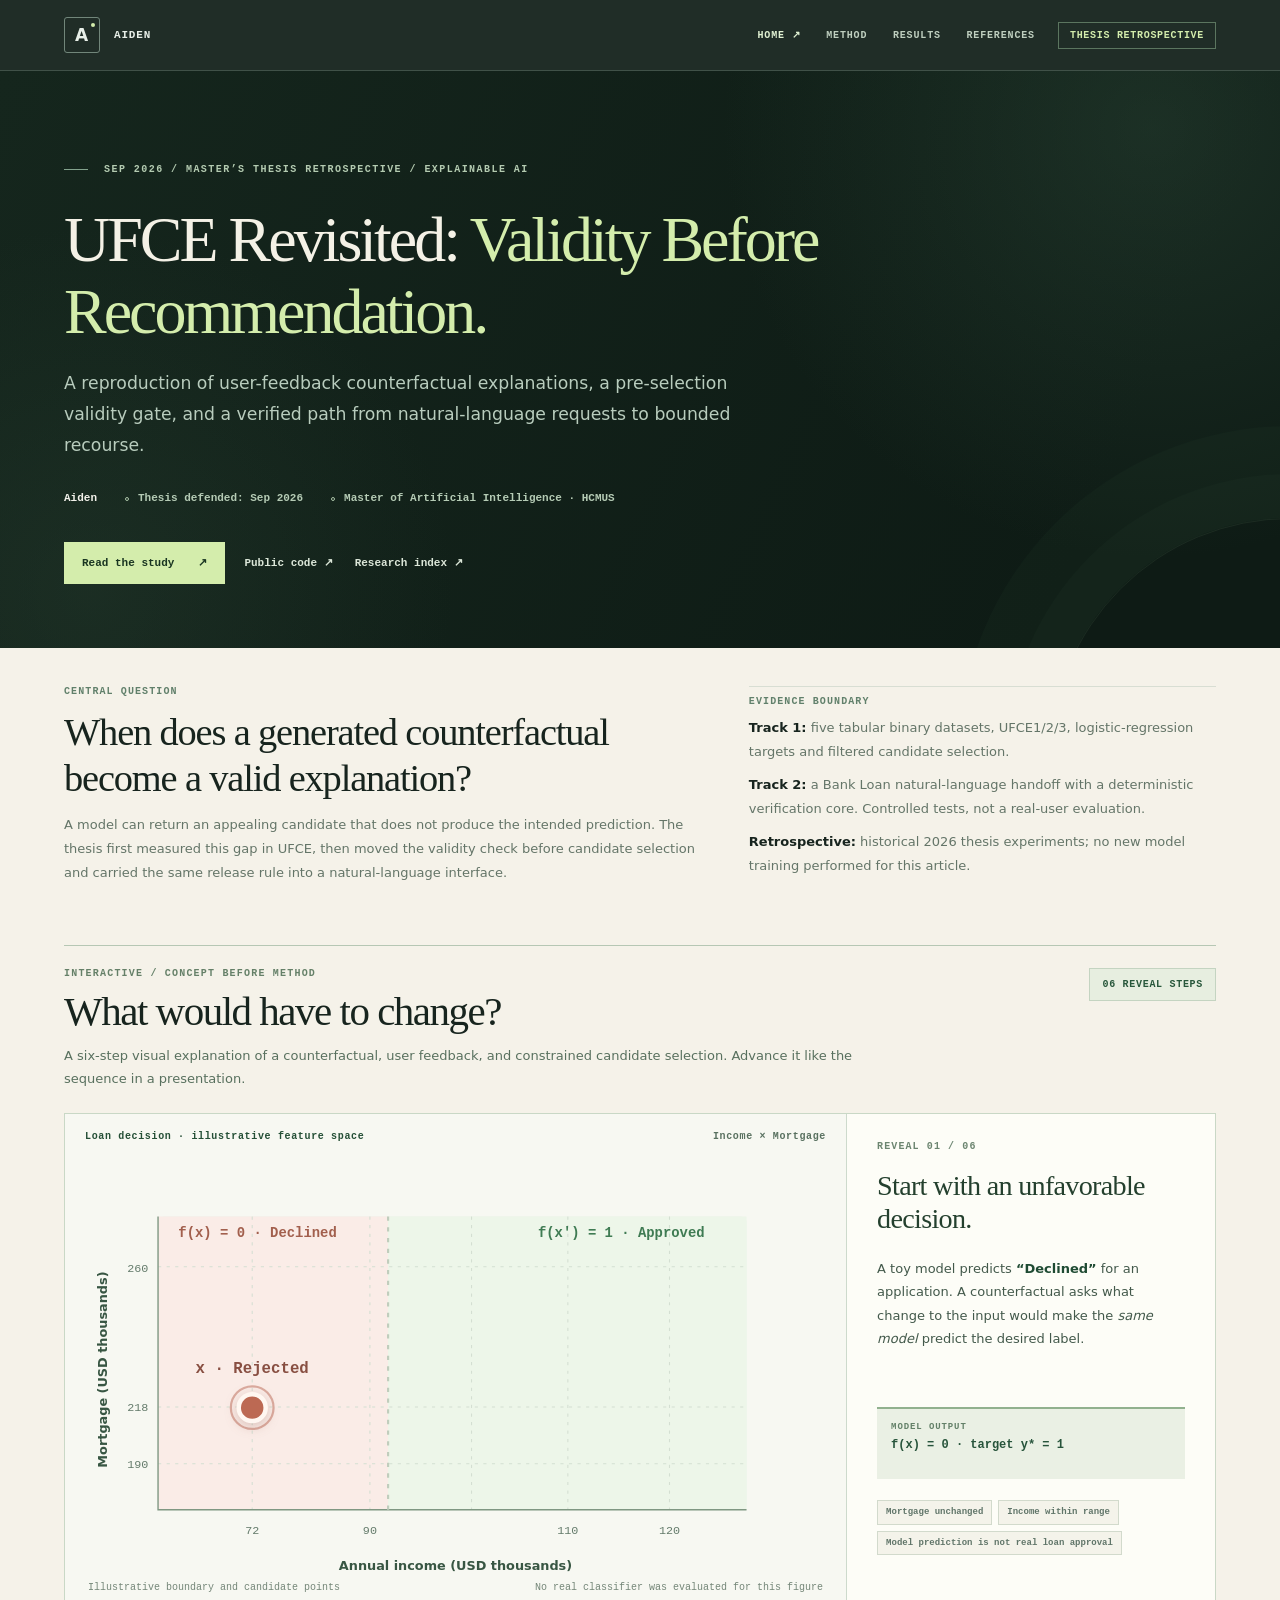
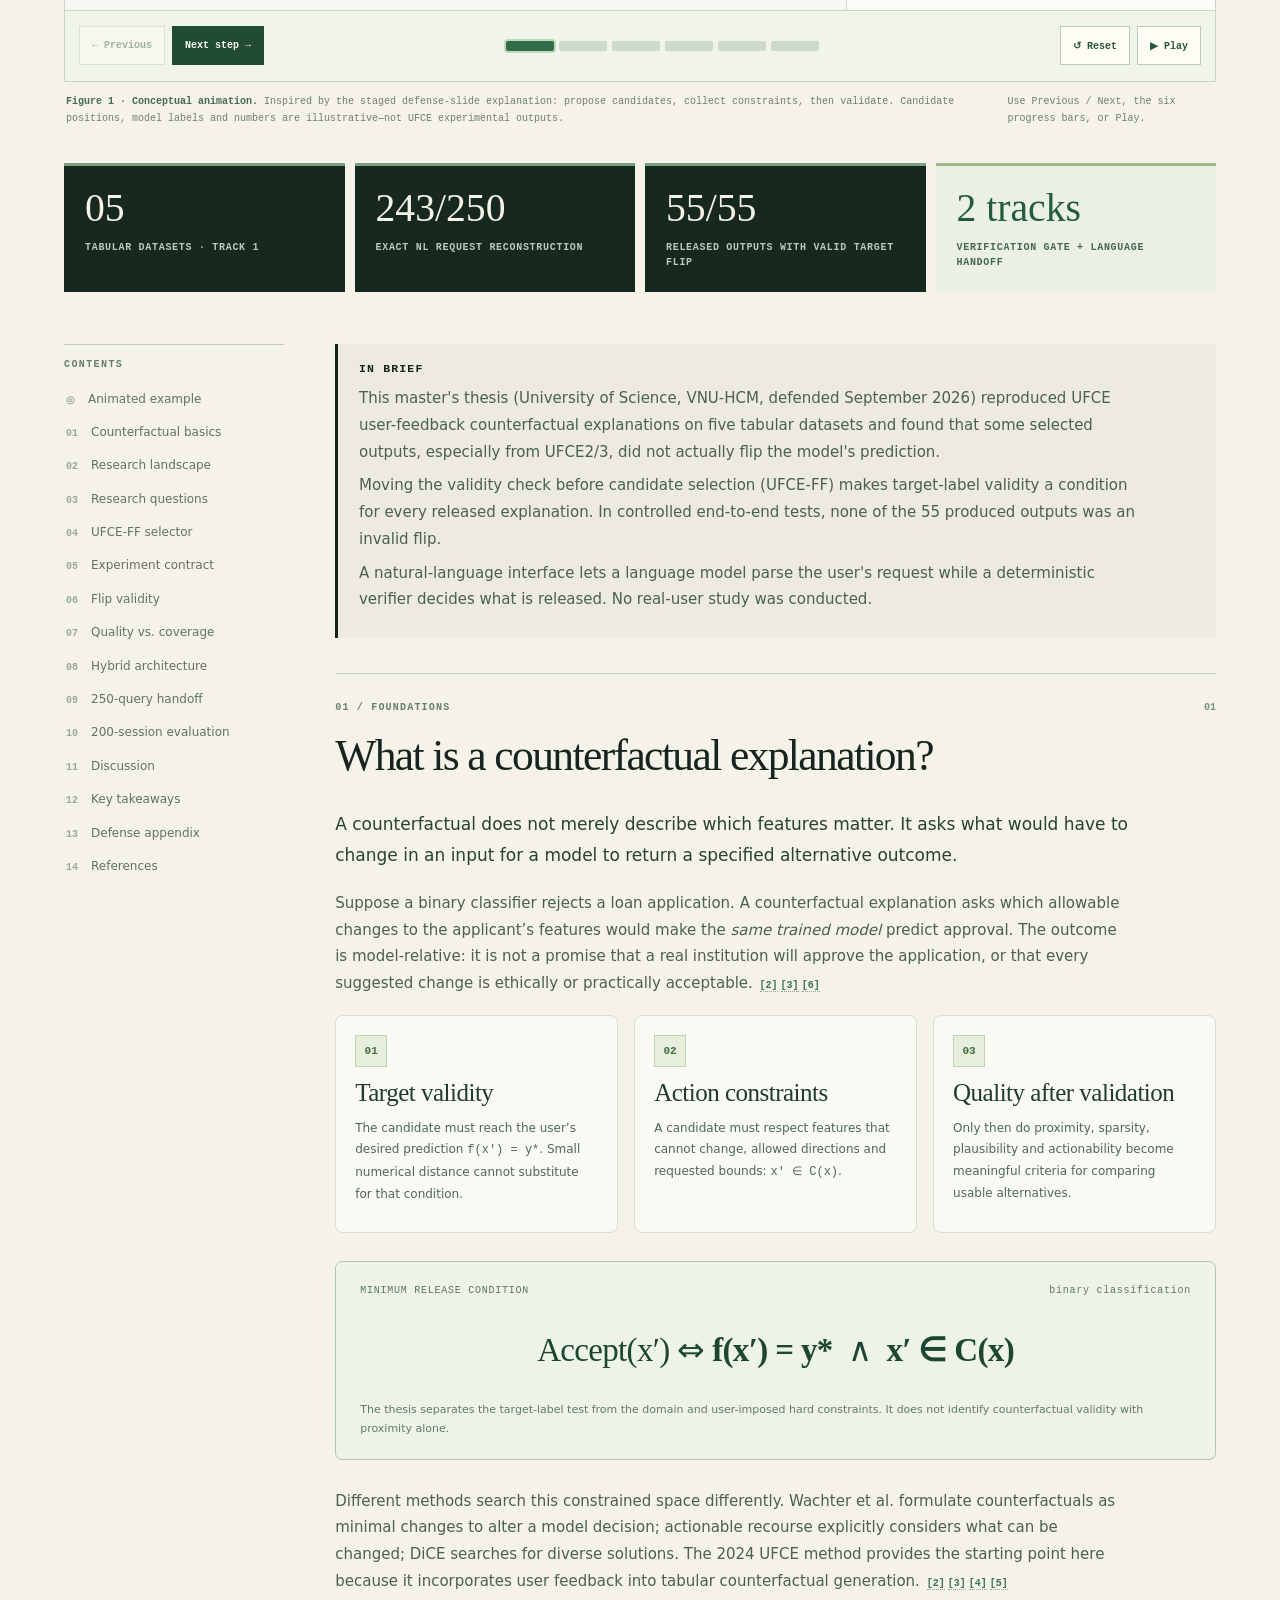
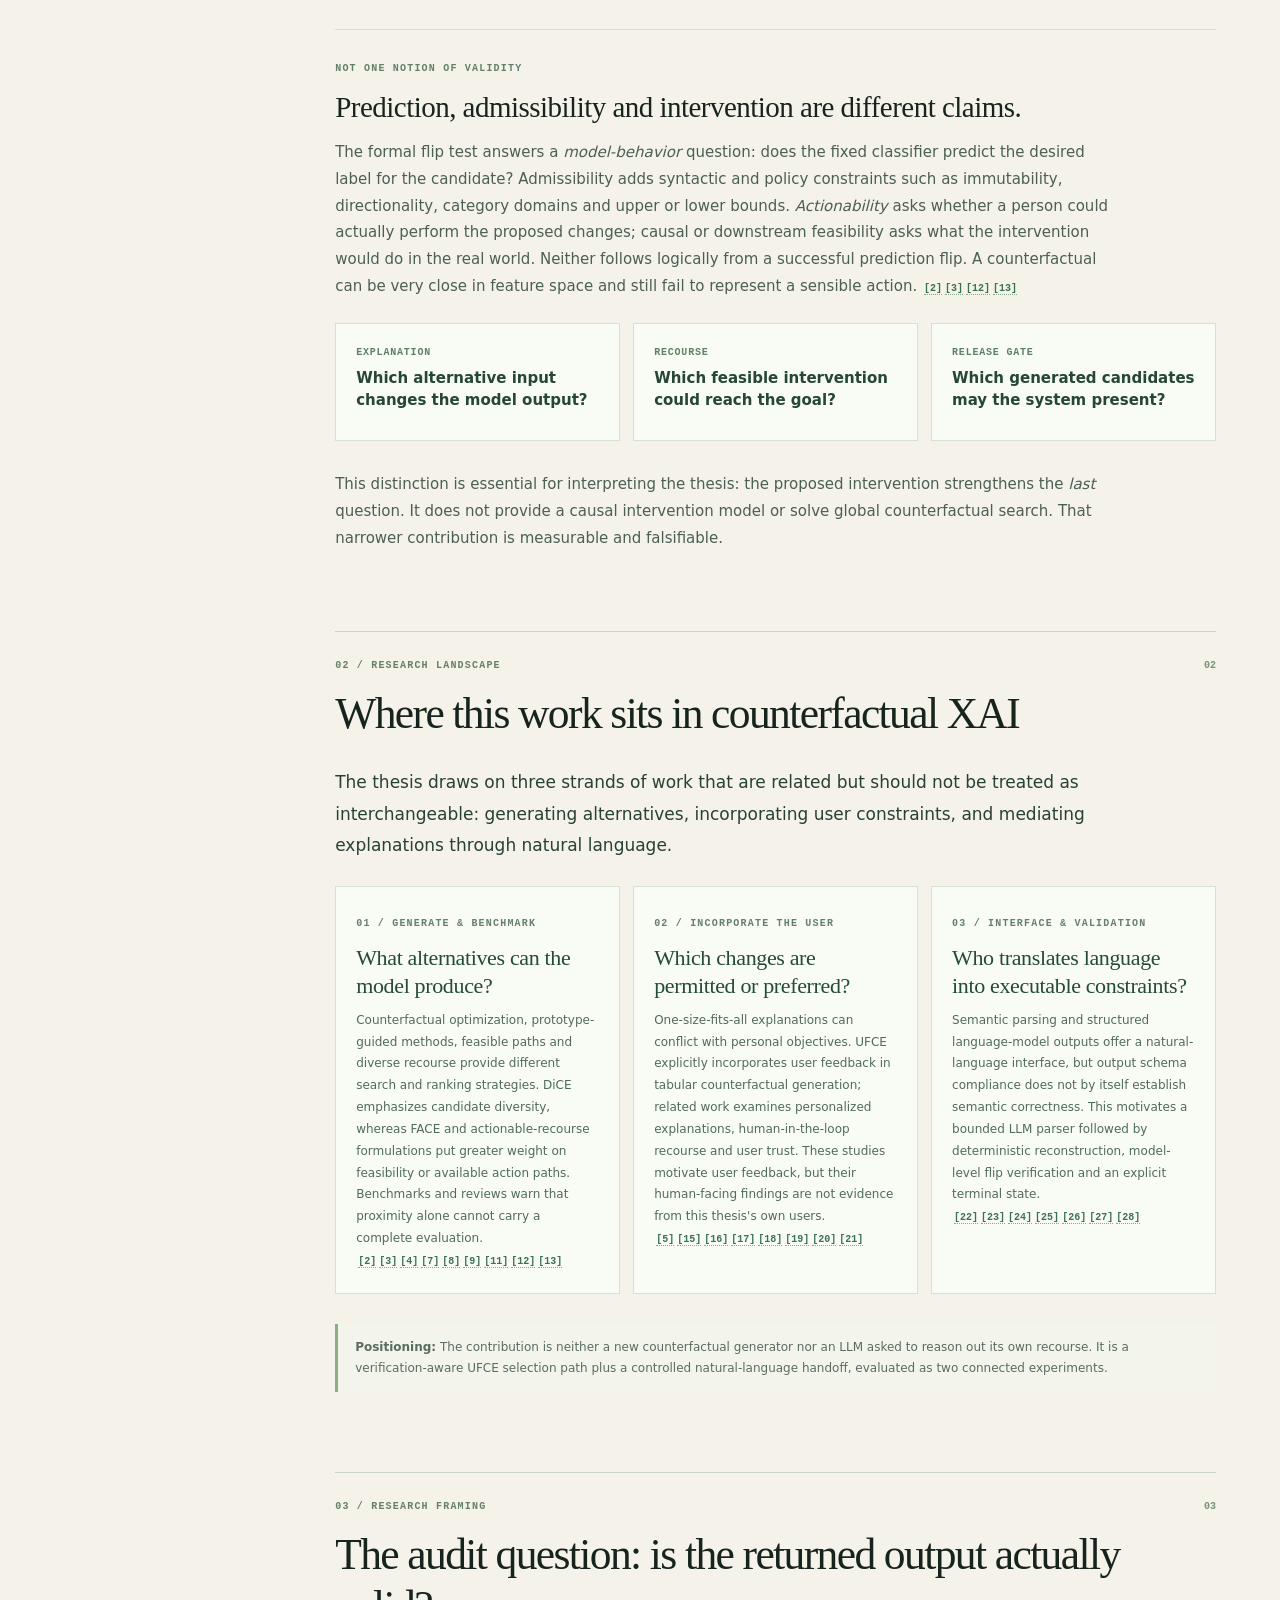
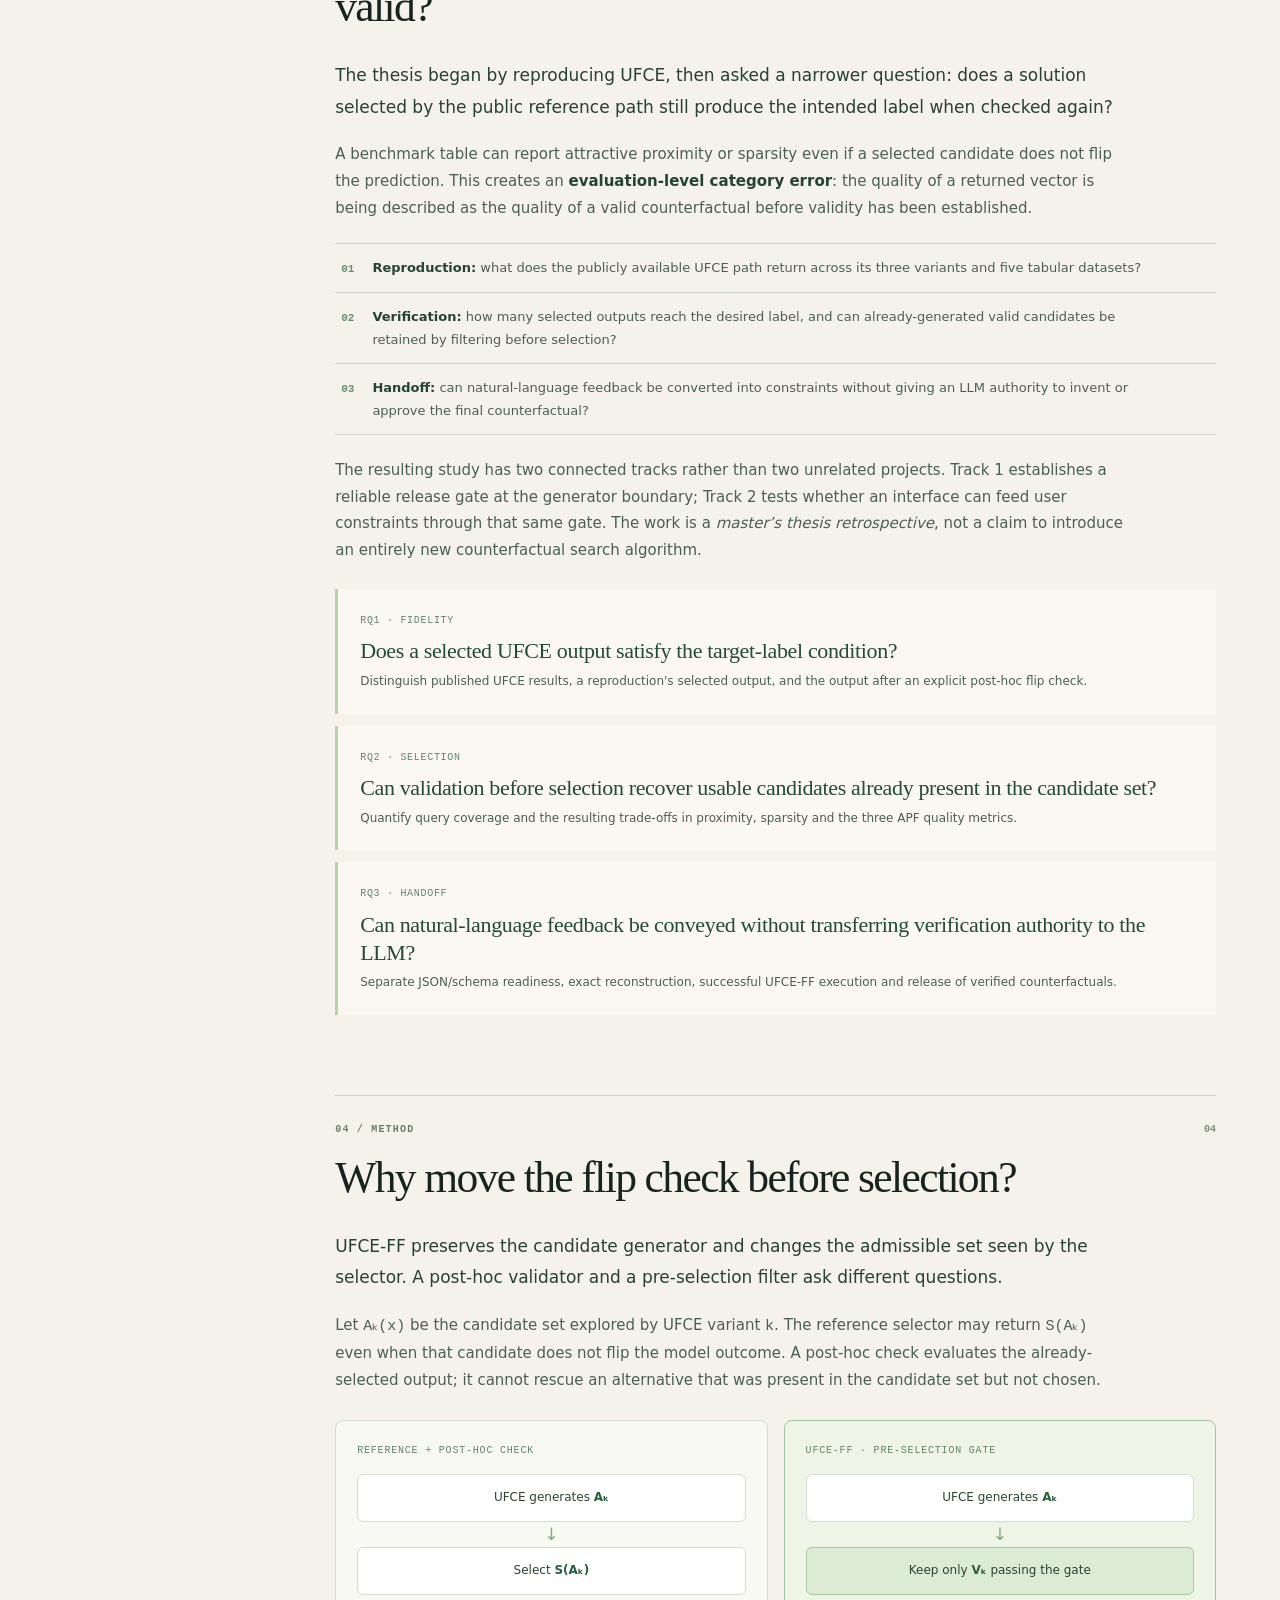
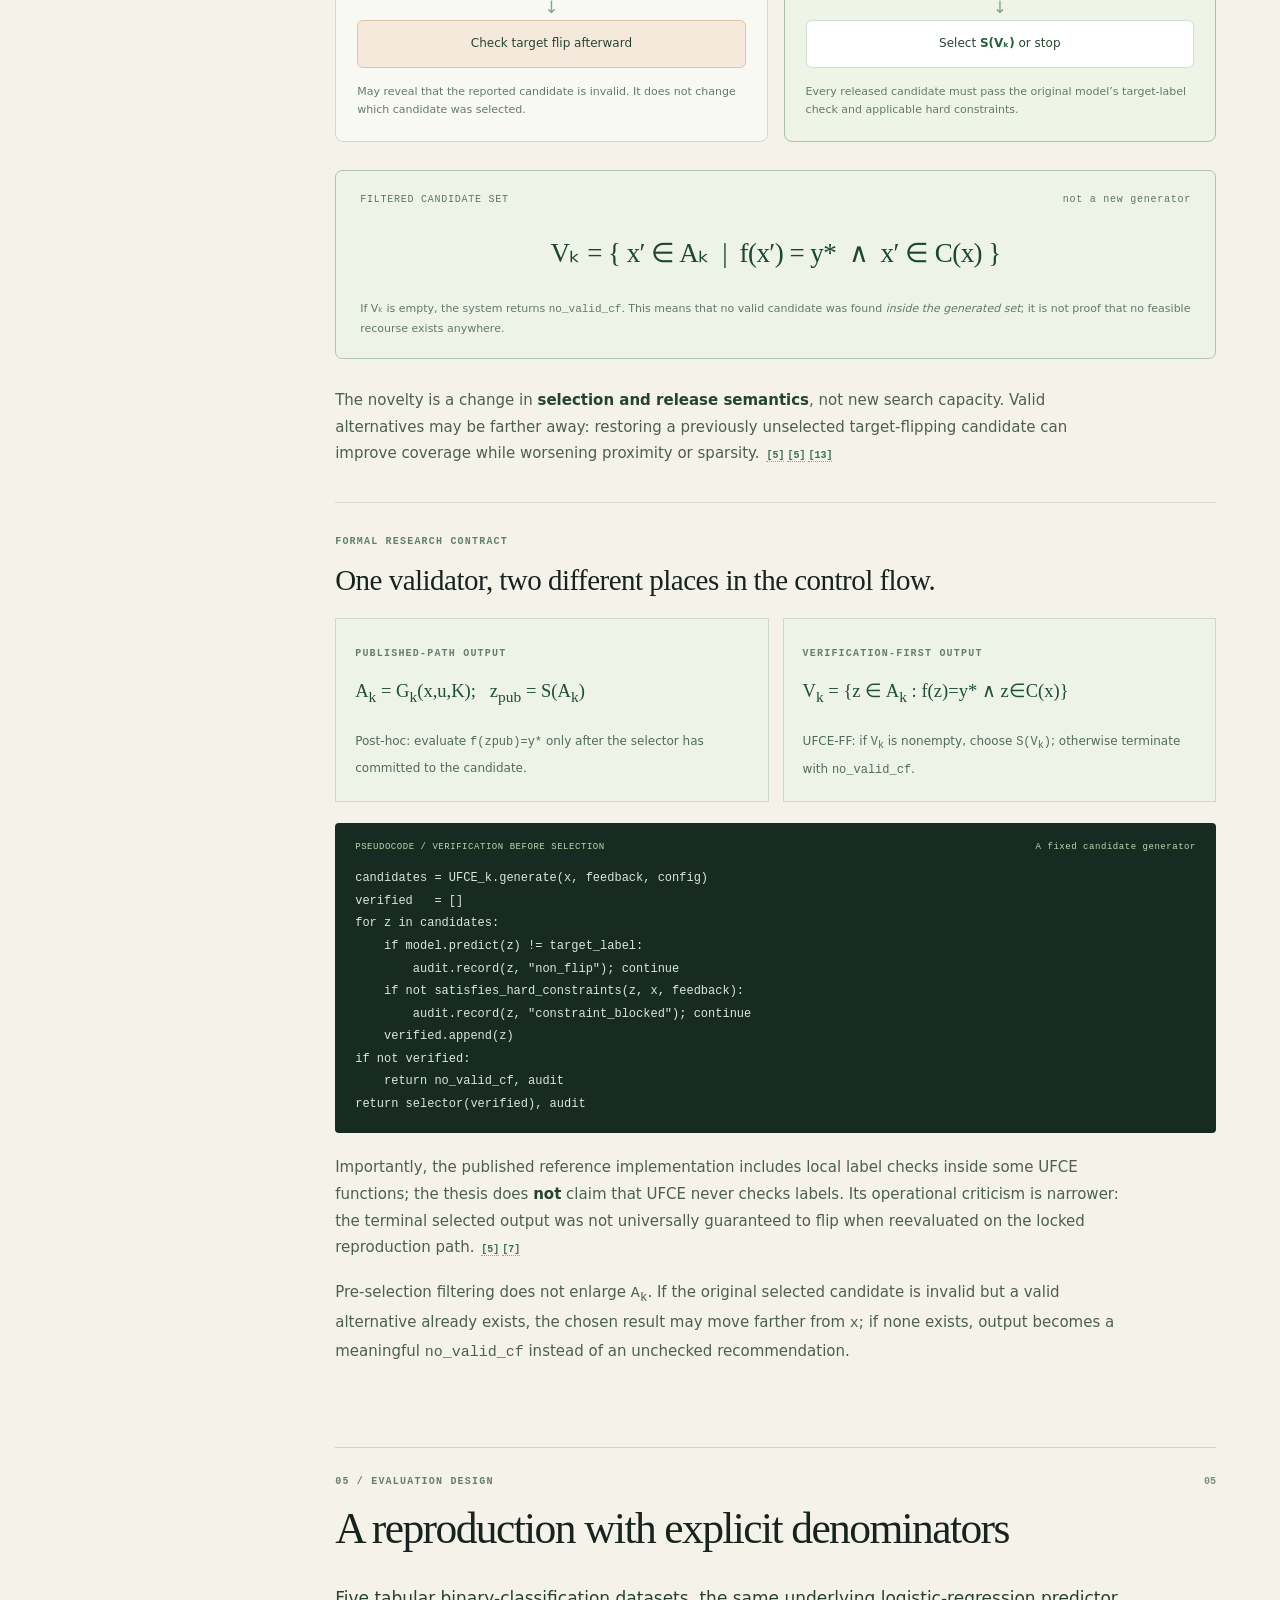
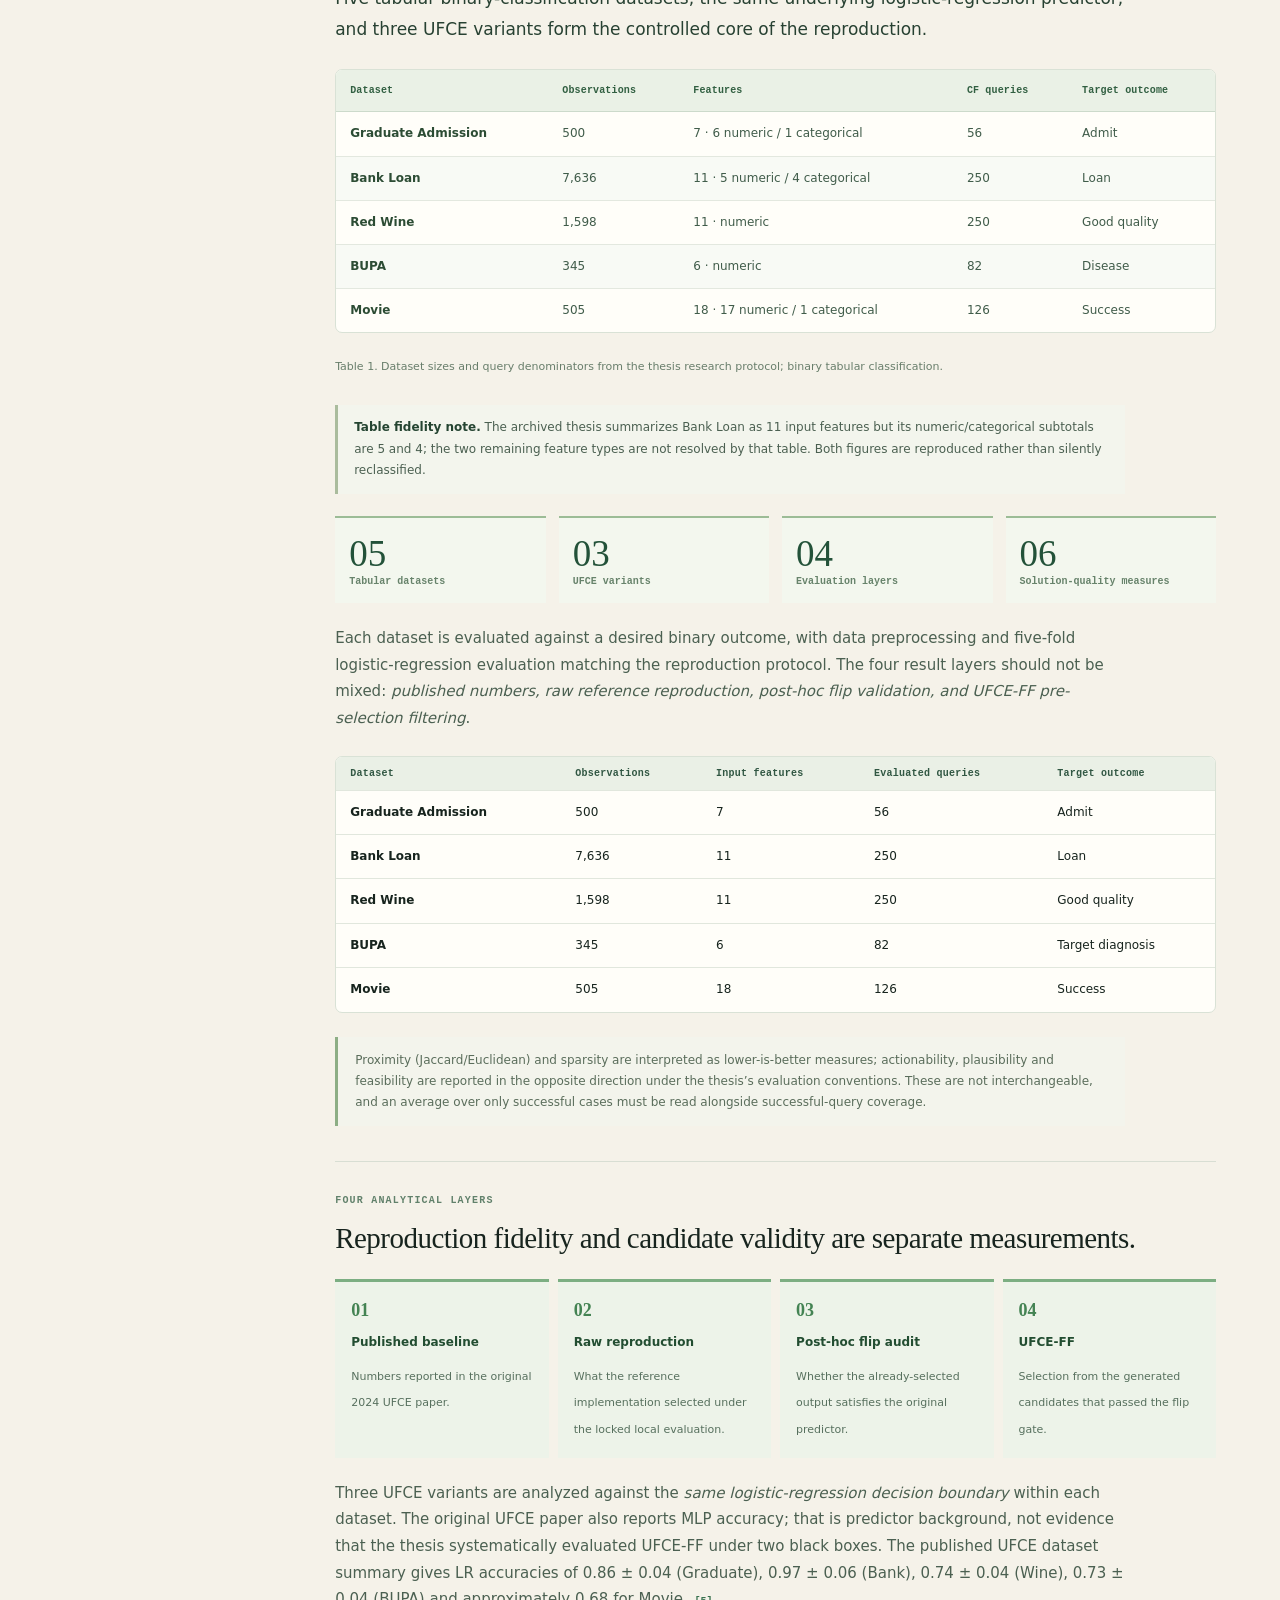
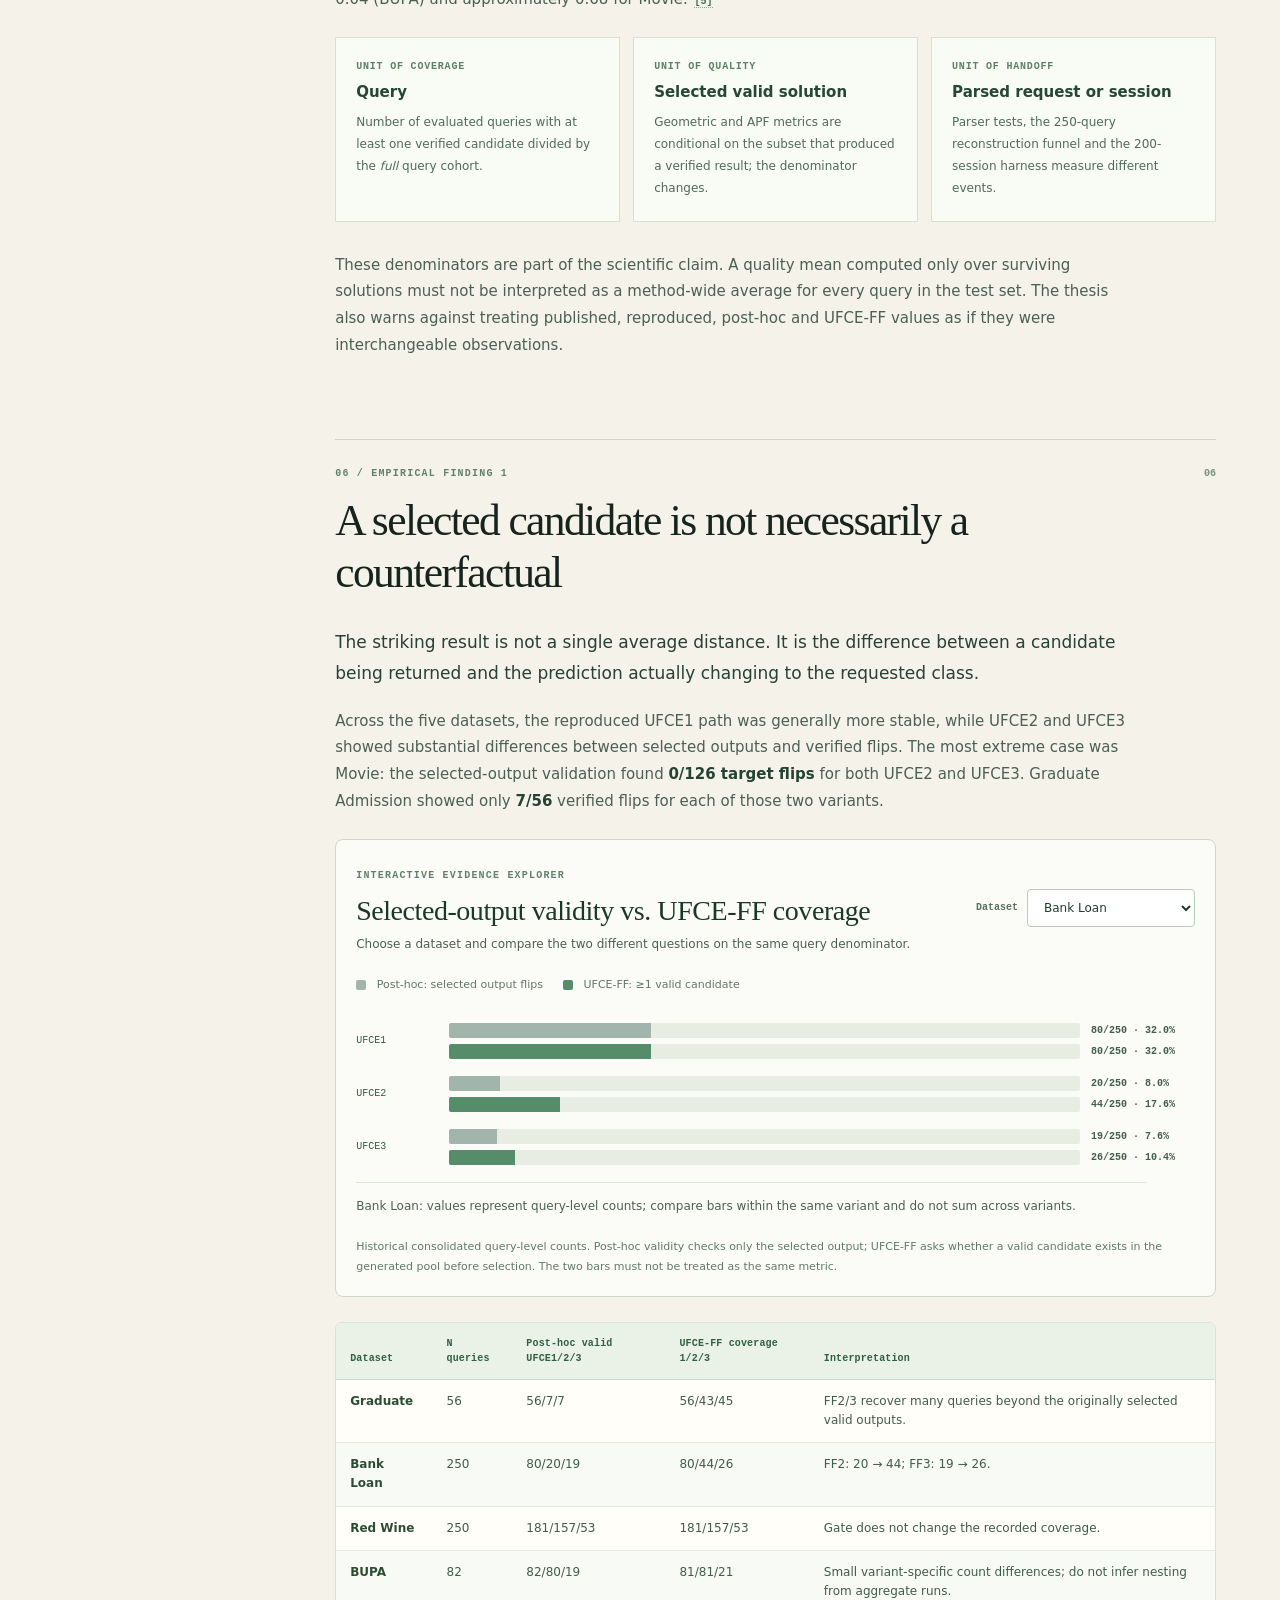
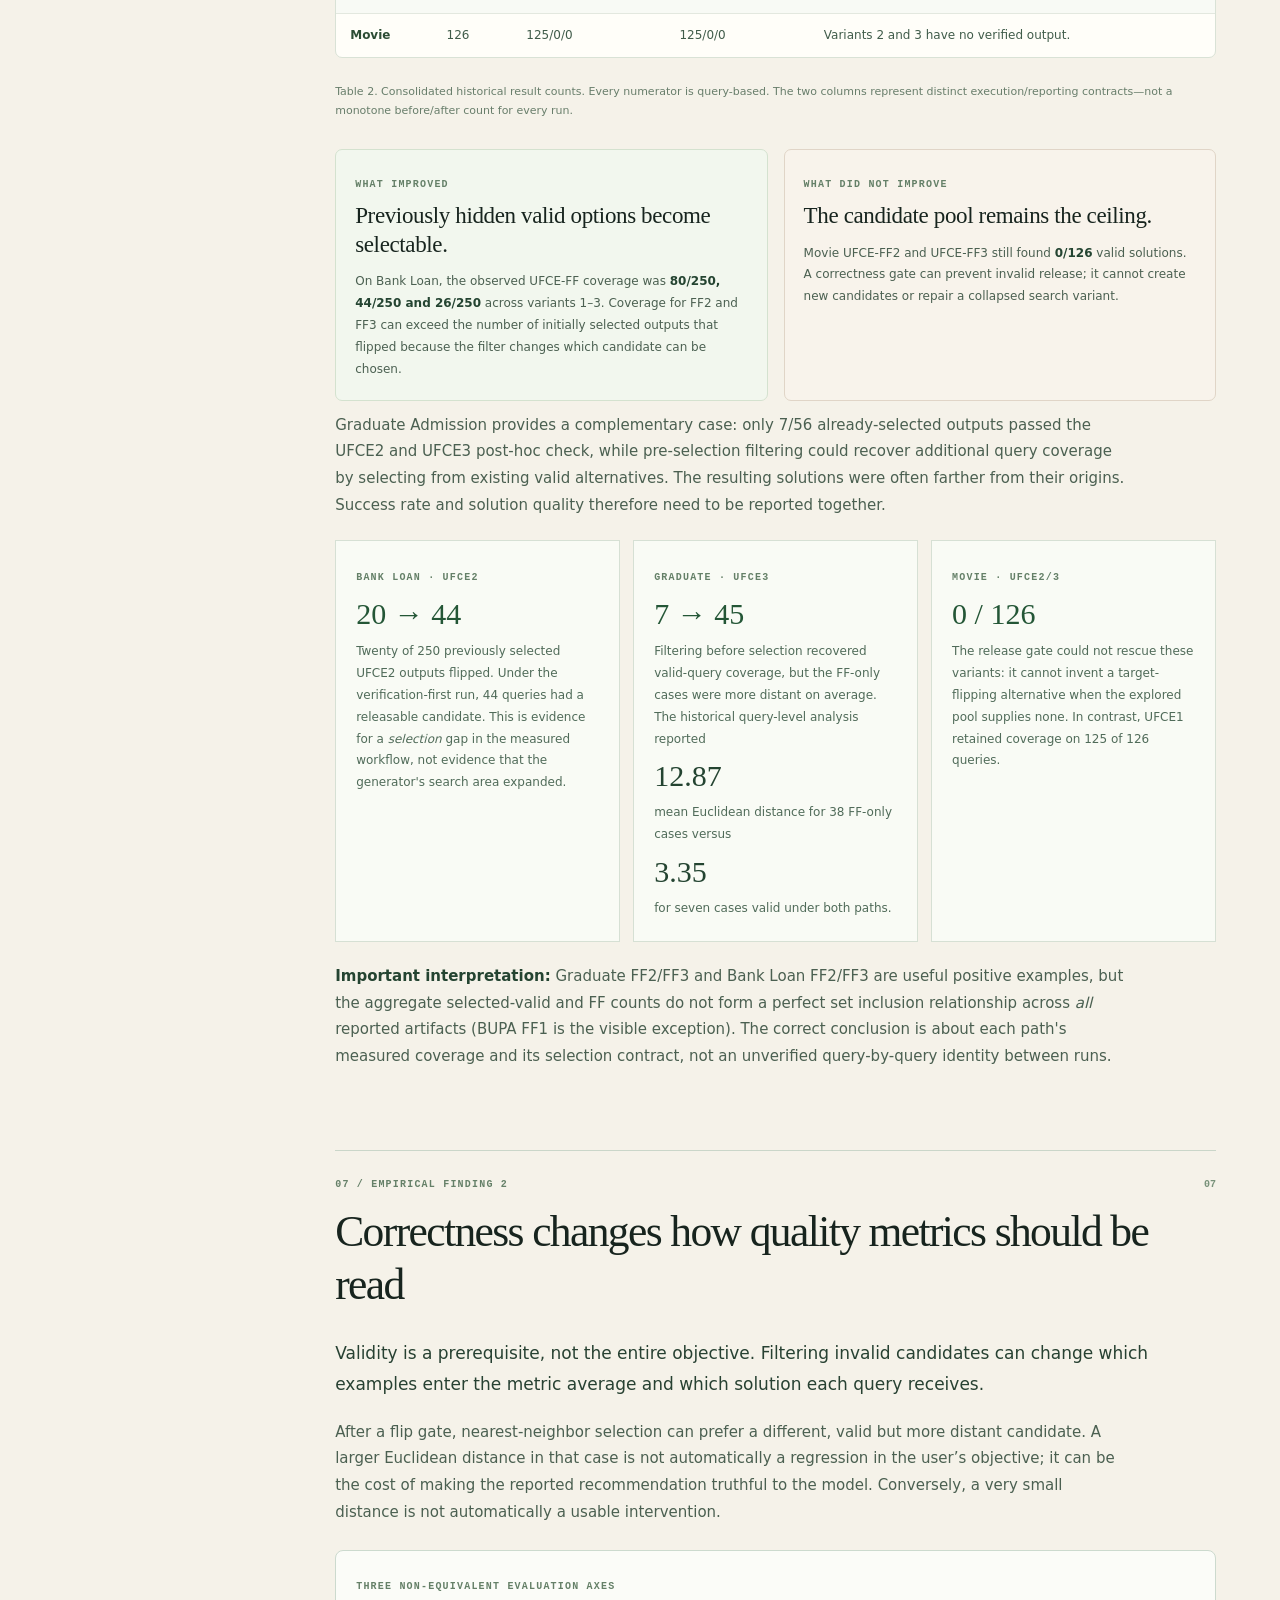
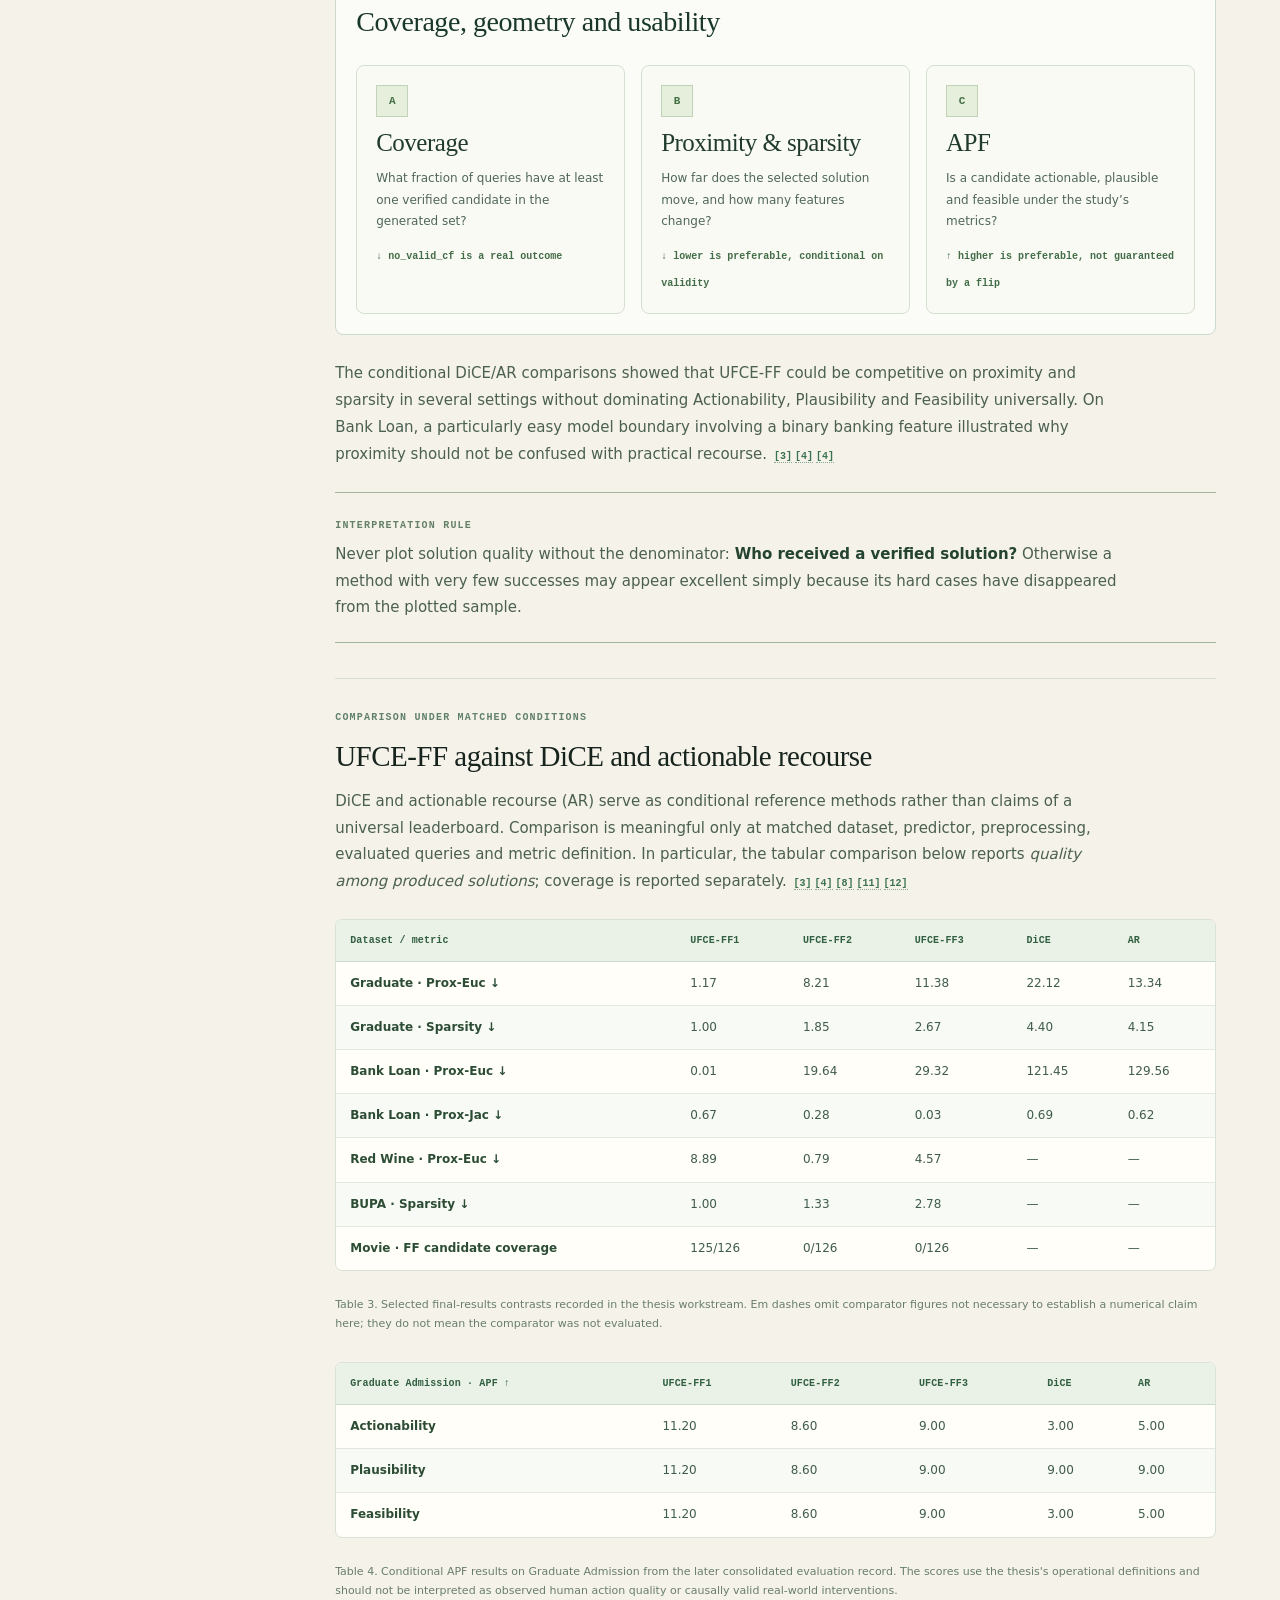
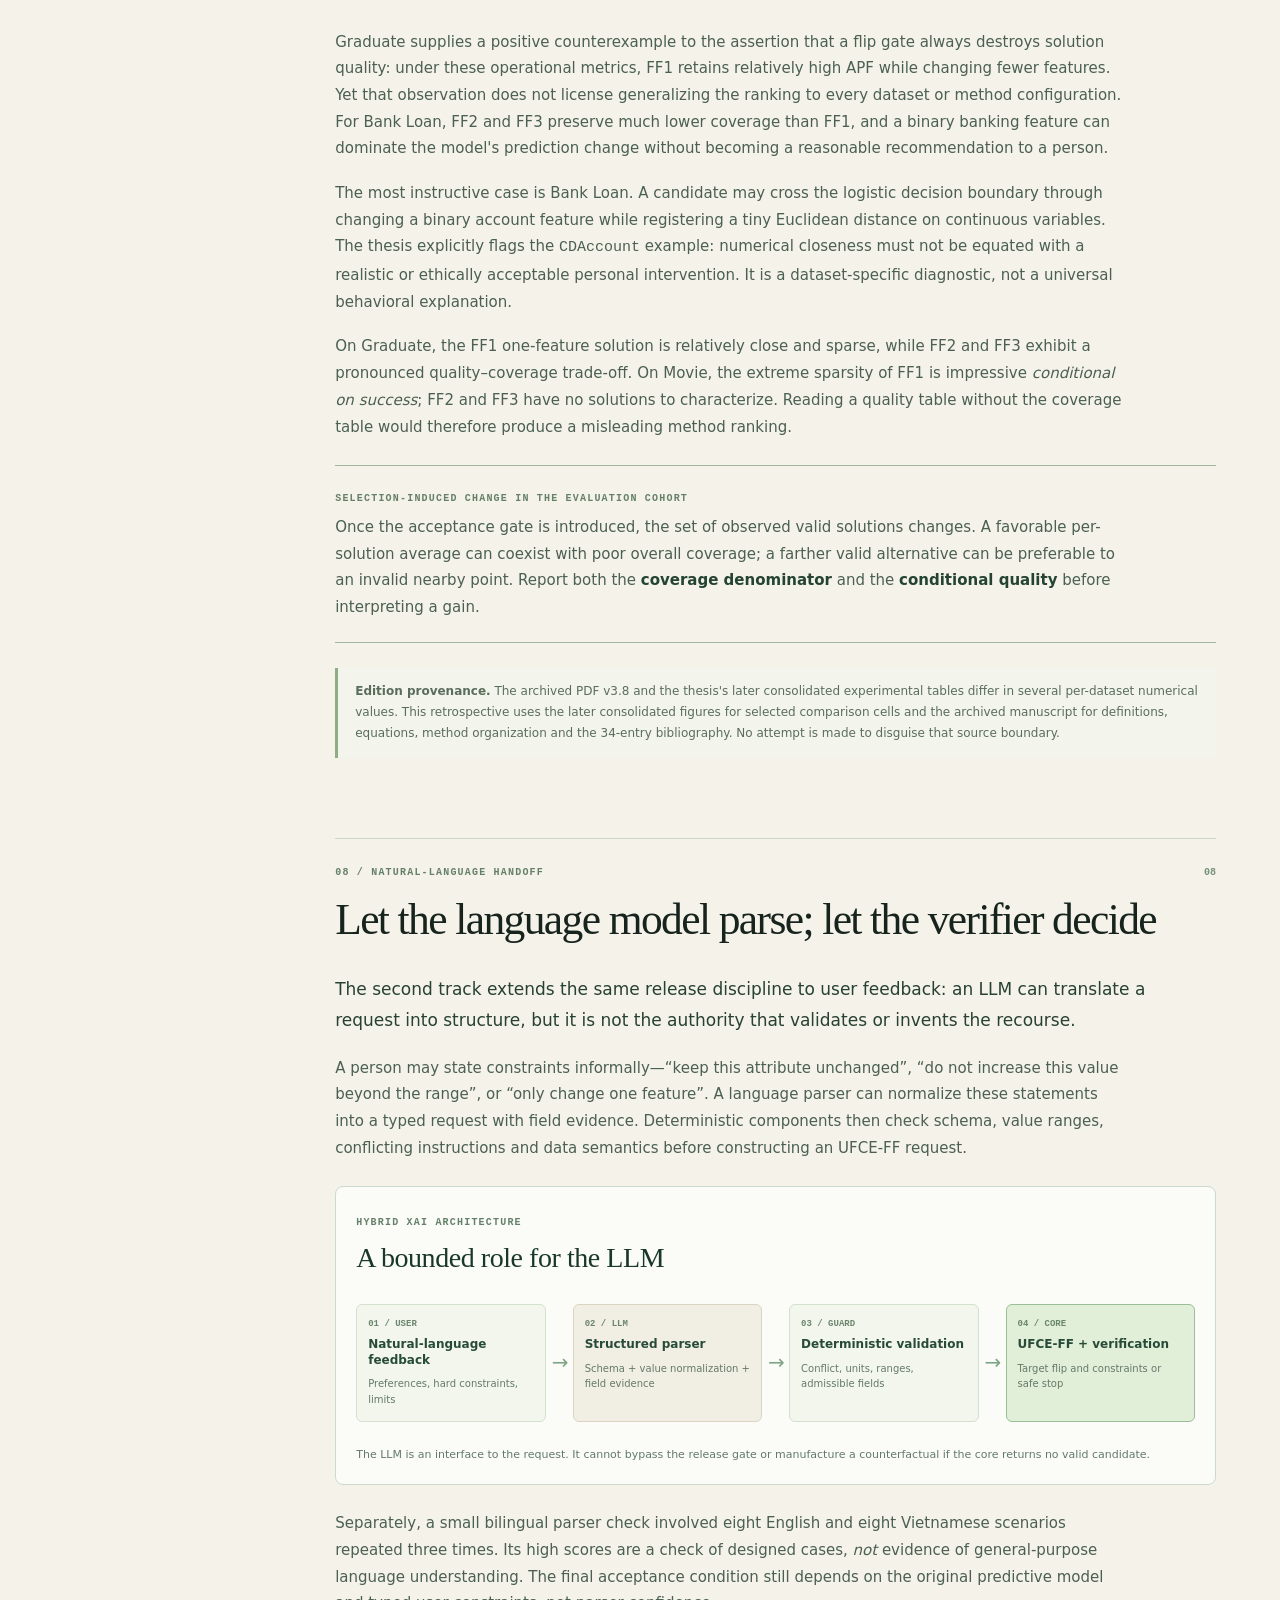
<file: articles/verified-counterfactual-explanations-ufce-ff/index.html>
<!DOCTYPE html>

<html lang="en"><head><meta charset="utf-8"/><meta content="width=device-width, initial-scale=1" name="viewport"/>
<title>UFCE-FF Thesis Retrospective: Validity, Coverage &amp; Natural-Language Handoff | Aiden</title>
<meta content="index,follow,max-image-preview:large" name="robots"/>
<meta content="Aiden" name="author"/>
<meta content="A detailed 2026 master’s thesis retrospective: UFCE reproduction across five datasets, pre-selection flip filtering, coverage-quality trade-offs, and a verified natural-language handoff." name="description"/>
<link href="https://anhnd3.github.io/research-portfolio/articles/verified-counterfactual-explanations-ufce-ff/" rel="canonical"/>
<meta content="article" property="og:type"/><meta content="UFCE Revisited: Validity Before Recommendation | Aiden" property="og:title"/>
<meta content="https://anhnd3.github.io/research-portfolio/articles/verified-counterfactual-explanations-ufce-ff/" property="og:url"/>
<meta content="A detailed 2026 master’s thesis retrospective: UFCE reproduction across five datasets, pre-selection flip filtering, coverage-quality trade-offs, and a verified natural-language handoff." property="og:description"/>
<meta content="https://anhnd3.github.io/research-portfolio/assets/research-ufce-og.png" property="og:image"/>
<meta content="https://anhnd3.github.io/research-portfolio/assets/research-ufce-og.png" property="og:image:secure_url"/>
<meta content="image/png" property="og:image:type"/>
<meta content="1200" property="og:image:width"/>
<meta content="630" property="og:image:height"/>
<meta content="Aiden research: UFCE counterfactual verification and natural-language handoff" property="og:image:alt"/>
<meta content="Aiden Research Portfolio" property="og:site_name"/>
<meta content="en_US" property="og:locale"/>
<meta content="summary_large_image" name="twitter:card"/>
<meta content="UFCE Revisited: Validity Before Recommendation | Aiden" name="twitter:title"/>
<meta content="UFCE reproduction, pre-selection flip filtering, user-feedback handoff and defense appendix. Thesis defended September 2026." name="twitter:description"/>
<meta content="https://anhnd3.github.io/research-portfolio/assets/research-ufce-og.png" name="twitter:image"/>
<meta content="Aiden research: UFCE counterfactual verification and natural-language handoff" name="twitter:image:alt"/>
<meta content="2026-11-23" property="article:published_time"/>
<meta content="2026-11-23" property="article:modified_time"/>
<script type="application/ld+json">{"@context":"https://schema.org","@type":"ScholarlyArticle","headline":"UFCE Revisited: Validity Before Recommendation","description":"A verification-aware reproduction of UFCE with flip filtering, coverage/quality evaluation and constrained natural-language handoff.","author":{"@type":"Person","@id":"https://anhnd3.github.io/#person","name":"Aiden","alternateName":"Nguyễn Duy Anh","url":"https://anhnd3.github.io/"},"mainEntityOfPage":{"@type":"WebPage","@id":"https://anhnd3.github.io/research-portfolio/articles/verified-counterfactual-explanations-ufce-ff/"},"about":["Explainable AI","Counterfactual explanations","User feedback","Algorithmic recourse"],"dateCreated":"2026","dateModified":"2026-11-23","inLanguage":"en","url":"https://anhnd3.github.io/research-portfolio/articles/verified-counterfactual-explanations-ufce-ff/","temporalCoverage":"2026","datePublished":"2026-11-23","image":{"@type":"ImageObject","url":"https://anhnd3.github.io/research-portfolio/assets/research-ufce-og.png","width":1200,"height":630},"isPartOf":{"@type":"WebSite","name":"Aiden Research Portfolio","url":"https://anhnd3.github.io/research-portfolio/"},"keywords":["counterfactual explanations","Explainable AI","UFCE-FF","flip validity","user feedback","multiclass recourse","mutual information"],"publisher":{"@type":"Person","@id":"https://anhnd3.github.io/#person","name":"Aiden","alternateName":"Nguyễn Duy Anh","url":"https://anhnd3.github.io/"},"@id":"https://anhnd3.github.io/research-portfolio/articles/verified-counterfactual-explanations-ufce-ff/#article","isAccessibleForFree":true,"abstract":"This master's thesis (University of Science, VNU-HCM, defended September 2026) reproduced UFCE user-feedback counterfactual explanations on five tabular datasets and found that some selected outputs, especially from UFCE2/3, did not actually flip the model's prediction. Moving the validity check before candidate selection (UFCE-FF) makes target-label validity a condition for every released explanation. In controlled end-to-end tests, none of the 55 produced outputs was an invalid flip. A natural-language interface lets a language model parse the user's request while a deterministic verifier decides what is released. No real-user study was conducted.","citation":["https://doi.org/10.1145/3236009","https://doi.org/10.2139/ssrn.3063289","https://doi.org/10.1145/3287560.3287566","https://doi.org/10.1145/3351095.3372850","https://doi.org/10.1007/s44196-024-00508-6","https://doi.org/10.1145/3677119","https://doi.org/10.1007/s10618-022-00831-6","https://proceedings.mlr.press/v108/karimi20a.html","https://doi.org/10.48550/arXiv.1802.07623","https://doi.org/10.1145/3375627.3375850","https://doi.org/10.48550/arXiv.2002.06278","https://proceedings.mlr.press/v162/dominguez-olmedo22a.html","https://doi.org/10.48550/arXiv.2404.08721","https://doi.org/10.1007/s13218-020-00637-y","https://doi.org/10.1016/j.ijhcs.2025.103484","https://openreview.net/forum?id=56EBglCFvx","https://doi.org/10.1109/VIS60296.2025.00036","https://doi.org/10.1145/3699682.3728321","https://doi.org/10.3390/sym16091201","https://doi.org/10.18653/v1/2022.acl-short.14","https://doi.org/10.1007/978-3-032-08333-3_6","https://doi.org/10.48550/arXiv.2501.10868","https://doi.org/10.18653/v1/2025.emnlp-industry.32","https://doi.org/10.48550/arXiv.2410.17781","https://doi.org/10.48550/arXiv.2503.19786","https://doi.org/10.48550/arXiv.2508.10925","https://doi.org/10.1016/j.neunet.2025.107856"]}</script>
<style>
:root{--paper:#f5f2e9;--cream:#faf8f1;--white:#fffefa;--ink:#17241e;--dark:#15221d;--darker:#0d1813;--sub:#647568;--line:#d8ded3;--leaf:#a9c6b2;--lime:#d4edac;--pale:#e7ede4;--gold:#b58558;--blue:#355d69;--green:#2d6a47;--sans:Manrope,Inter,ui-sans-serif,system-ui,-apple-system,'Segoe UI',Arial,sans-serif;--serif:'DM Serif Display',Georgia,'Times New Roman',serif;--mono:'JetBrains Mono',ui-monospace,Menlo,Consolas,monospace;--gutter:clamp(24px,5vw,76px)}
*,*:before,*:after{box-sizing:border-box}html{scroll-behavior:smooth;scroll-padding-top:106px}body{margin:0;background:var(--paper);color:var(--ink);font:15px/1.78 var(--sans);-webkit-font-smoothing:antialiased;overflow-wrap:break-word}a{color:inherit;text-decoration:none}a:hover{text-decoration:none}button{font:inherit;cursor:pointer}a:focus-visible,button:focus-visible{outline:3px solid #8abd95;outline-offset:3px}::selection{background:#cfe1be;color:var(--ink)}.skip{position:absolute;left:10px;top:-85px;padding:10px 16px;background:white;z-index:200}.skip:focus{top:10px}
.mono,.overline,.table-number,.tag,.eyebrow,.stat-label,.pill,.table-note,.ref-venue,.data-tag,.toc-label,.metrics-head,.legend-item,.footnote-num{font-family:var(--mono)}.site-header{position:sticky;top:0;z-index:80;min-height:70px;background:#15221df2;backdrop-filter:blur(13px);border-bottom:1px solid #405148;color:#e8efe8}.header-inner{max-width:1450px;padding:0 var(--gutter);min-height:70px;margin:auto;display:flex;align-items:center;gap:23px}.brand{display:inline-flex;align-items:center;gap:14px;white-space:nowrap;font-weight:800;letter-spacing:.075em;font:700 11px var(--mono)}.brand-symbol{width:36px;height:36px;border:1px solid #71867a;display:grid;place-items:center;position:relative;border-radius:3px;font:bold 17px var(--sans)}.brand-symbol:after{position:absolute;content:'';top:5px;right:4px;width:4px;height:4px;background:var(--lime);border-radius:50%}.header-nav{display:flex;align-items:center;gap:clamp(13px,2vw,28px);margin-left:auto}.header-nav a{font:600 10px/1.3 var(--mono);letter-spacing:.085em;color:#bfcfbf;text-transform:uppercase;white-space:nowrap}.header-nav a:hover{color:var(--lime)}.draft-pill{color:var(--lime);border:1px solid #5b755f;padding:7px 11px;font:600 10px var(--mono);letter-spacing:.07em;text-transform:uppercase}.header-nav .home-link{color:#e1f2d3}
.hero{background:radial-gradient(circle at 90% 10%,#3555425a,transparent 34%),radial-gradient(circle at 7% 90%,#2c443550,transparent 28%),linear-gradient(115deg,#15261d,#0e1b15 84%);color:#f4f1e6;position:relative;overflow:hidden}.hero:after{content:'';position:absolute;border:1px solid #506b5233;width:480px;height:480px;border-radius:50%;right:-250px;bottom:-350px;box-shadow:0 0 0 44px #2e48341e,0 0 0 92px #3c5c4014;pointer-events:none}.hero-inner{max-width:1450px;padding:clamp(56px,7vw,98px) var(--gutter) clamp(48px,5vw,75px);margin:auto;position:relative;z-index:1}.overline{color:#b4cbb1;font-size:10px;letter-spacing:.145em;font-weight:650;text-transform:uppercase;display:flex;align-items:center;gap:16px}.overline:before{content:'';width:24px;height:1px;background:#83a28d}.hero h1{font:400 clamp(42px,5vw,74px)/1.12 var(--serif);letter-spacing:-.047em;max-width:1060px;margin:26px 0 20px}.hero h1 em{font-style:normal;color:var(--lime)}.hero-deck{color:#b8ccbd;max-width:700px;font-size:clamp(15px,1.35vw,18px);line-height:1.8;margin:0 0 29px}.hero-meta{display:flex;flex-wrap:wrap;gap:12px 28px;align-items:center;color:#b5cbb5;font:550 11px/1.6 var(--mono)}.hero-meta b{color:#f3f2eb;font-weight:600}.hero-meta span{display:inline-flex;align-items:center;gap:9px}.hero-meta span:before{content:'';height:4px;width:4px;border:1px solid #aac3a7;border-radius:50%}.hero-meta span:first-child:before{display:none}.hero-action{display:flex;align-items:center;flex-wrap:wrap;gap:16px;margin-top:34px}.btn-lime{display:inline-flex;align-items:center;gap:24px;background:var(--lime);padding:12px 18px;color:#193521;font:700 11px var(--mono);min-height:42px}.btn-lime:hover{background:#e6f6c7}.text-action{color:#dce7d9;font:600 11px var(--mono);padding:12px 3px}.text-action:hover{color:var(--lime)}
.outlook{max-width:1450px;margin:0 auto;padding:38px var(--gutter) 0;display:grid;grid-template-columns:minmax(0,1.25fr) minmax(0,.9fr);gap:36px}.outlook h2{font:400 clamp(27px,3vw,39px)/1.2 var(--serif);letter-spacing:-.03em;margin:12px 0}.outlook p{font-size:13px;color:var(--sub);margin:9px 0;line-height:1.85}.outlook aside{border-top:1px solid var(--line);padding-top:9px;font:12px/1.8 var(--sans);color:#52695a}.outlook strong{color:var(--ink)}.overline-sm{font:650 10px var(--mono);letter-spacing:.11em;text-transform:uppercase;color:#61806b}
.reading-layout{max-width:1450px;margin:0 auto;display:grid;grid-template-columns:220px minmax(0,960px);gap:clamp(26px,4vw,66px);padding:52px var(--gutter) 108px;align-items:start}.toc{position:sticky;top:107px;align-self:start;border-top:1px solid #bfcbbd;padding-top:14px;max-height:calc(100vh - 128px);overflow:auto}.toc-label{font:600 10px var(--mono);letter-spacing:.14em;text-transform:uppercase;color:#65806a;margin-bottom:13px;display:block}.toc a{display:flex;gap:13px;align-items:baseline;padding:8px 2px;color:#607366;font-size:12px;line-height:1.45}.toc a span{font:600 10px var(--mono);color:#99a99b}.toc a:hover,.toc a.active{color:#276644}.article{min-width:0}.article-section{margin-bottom:80px;scroll-margin-top:95px}.section-head{margin:0 0 28px;border-top:1px solid #cad6c9;padding-top:18px;display:flex;justify-content:space-between;align-items:baseline;gap:12px}.eyebrow{color:#658068;font:650 10px var(--mono);letter-spacing:.12em;text-transform:uppercase}.section-head h2{font:400 clamp(30px,3.4vw,44px)/1.2 var(--serif);letter-spacing:-.037em;margin:10px 0 0}.section-count{font:600 10px var(--mono);color:#78927a}.article h3{font:500 clamp(20px,2.25vw,27px)/1.28 var(--serif);letter-spacing:-.016em;margin:35px 0 12px}.article h4{font:650 15px/1.5 var(--sans);margin:24px 0 8px;color:#28503b}.article p{margin:11px 0 18px;color:#4b6051;max-width:790px}.article p strong,.article li strong{color:#243f30}.article ul{padding-left:21px;color:#4b6051;max-width:810px}.article li{margin:8px 0}.lead{font-size:17px!important;line-height:1.85!important;color:#274132!important;max-width:820px!important}.cite{font:600 10px var(--mono);color:#39724f;white-space:nowrap;border-bottom:1px dotted #86a791;display:inline;margin-right:3px}.cite:hover{background:#e8eee6}.citations{display:inline-block;white-space:nowrap;margin-left:2px}.callout{border-left:3px solid #729f79;background:#eaf0e7;padding:20px 24px;margin:28px 0 33px}.callout .eyebrow{display:block;margin-bottom:9px}.callout p{margin:0!important;color:#375641!important;max-width:none}.callout strong{color:#203a29}.callout.sand{background:#efeadf;border-color:#ac956c}.callout.sand p{color:#5b5646!important}
.feature-grid{display:grid;grid-template-columns:repeat(3,minmax(0,1fr));gap:10px;margin:26px 0 29px}.feature-card{border:1px solid var(--line);background:var(--cream);padding:20px 18px;min-width:0}.feature-card .feature-index{color:#638b72;font:650 10px var(--mono)}.feature-card h4{font:400 21px/1.23 var(--serif);margin:13px 0 10px;color:var(--ink)}.feature-card p{font-size:12px;line-height:1.7;margin:0;color:#5a7260}.feature-card .feature-term{display:block;padding-top:17px;margin-top:17px;border-top:1px solid var(--line);font:600 10px var(--mono);color:#59815d}.figure-panel{background:#fffefa;border:1px solid var(--line);padding:clamp(18px,2.5vw,30px);margin:29px 0 34px}.figure-head{display:flex;align-items:flex-start;justify-content:space-between;gap:20px;margin-bottom:22px}.figure-head h3{font:400 clamp(21px,2.3vw,28px)/1.2 var(--serif);margin:5px 0}.figure-head p{font-size:12px;margin:8px 0 0}.figure-num{color:#67866d;font:600 10px var(--mono);white-space:nowrap}.architecture-map{display:grid;gap:9px}.arch-row{display:grid;grid-template-columns:125px 1fr;align-items:stretch;gap:12px}.arch-label{font:600 12px/1.35 var(--mono);color:#45604e;padding:9px 0}.arch-flow{display:flex;align-items:stretch;gap:7px;min-width:0}.arch-block{display:flex;flex-direction:column;align-items:center;justify-content:center;text-align:center;min-height:76px;flex:1;min-width:0;border:1px solid #d7e1d4;background:#f1f5ed;padding:9px 4px;color:#2d4e38;font:650 11px/1.35 var(--sans)}.arch-block small{font-size:9px;font-weight:500;opacity:.75;margin-top:4px;max-width:130px}.arch-block.dark{background:#dbe9da;border-color:#b7cfb6}.arch-block.alt{background:#eee9dc;border-color:#e0d6c2;color:#66563a}.arch-arrow{align-self:center;color:#7a9b82;font-size:19px;flex:none}.figure-caption{font:12px/1.75 var(--sans);color:#718275;margin:15px 0 0}.figure-caption b{font-weight:700;color:#4c6554}
.card-grid-2{display:grid;grid-template-columns:repeat(2,minmax(0,1fr));gap:12px;margin:22px 0 27px}.subcard{border:1px solid var(--line);background:var(--cream);padding:20px}.subcard .overline-sm{display:block;margin-bottom:10px}.subcard h4{font:400 22px/1.25 var(--serif);margin:0 0 10px;color:var(--ink)}.subcard p{font-size:12px;line-height:1.75;margin:0}.stat-row{display:grid;grid-template-columns:repeat(3,minmax(0,1fr));border:1px solid var(--line);background:#fffefa;margin:25px 0 28px}.stat{padding:23px 20px;border-right:1px solid var(--line)}.stat:last-child{border:0}.stat-number{font:400 clamp(29px,3vw,41px)/1.15 var(--serif);letter-spacing:-.037em;margin:13px 0 8px}.stat-number i{font-size:.5em;font-style:normal;color:#6c806f}.stat-label{font:600 10px var(--mono);color:#5c775f;letter-spacing:.04em}.stat-note{font-size:11px;color:#7a8a7c;margin-top:3px}.stat.highlight{background:#e7ede2}.stat.highlight .stat-number{color:#326a47}
.tablebox{margin:24px 0 15px;border:1px solid #d6dfd2;background:#fffefa;overflow-x:auto;max-width:100%;border-radius:1px}.tablebox table{width:100%;min-width:570px;border-collapse:collapse;font-size:12px;line-height:1.5}.tablebox caption{text-align:left;padding:13px 15px;color:#64796a;font-size:12px;caption-side:top}.tablebox th,.tablebox td{text-align:left;padding:13px 15px;border-bottom:1px solid #e0e6dd}.tablebox thead th{font:650 10px/1.4 var(--mono);letter-spacing:.06em;background:#e8eee3;color:#45684f;white-space:nowrap}.tablebox tbody th{font-weight:600;color:#405a48}.tablebox tbody tr:last-child>*{border-bottom:0}.tablebox tbody tr:nth-child(even)>*{background:#fafbf7}.tablebox .num{text-align:right;font-variant-numeric:tabular-nums;white-space:nowrap}.tablebox .best{color:#26613b;font-weight:700}.tablebox .row-highlight>*{background:#f0f5e9!important}.table-note{margin:0 0 16px;color:#78897b;font:11px/1.7 var(--sans)}
.analysis-box{padding:clamp(19px,2.4vw,27px);border:1px solid #cedbcf;background:#fffefa;margin:30px 0}.analysis-top{display:flex;justify-content:space-between;align-items:flex-start;gap:18px;flex-wrap:wrap}.analysis-top h3{font:400 26px var(--serif);margin:0}.analysis-top p{font-size:12px;margin:6px 0;color:#6e8571}.switches{display:flex;flex-wrap:wrap;gap:4px;border:1px solid #cdd9ca;background:#eff4ec;padding:3px}.switches button{min-height:32px;border:0;background:transparent;padding:7px 11px;color:#5b7460;font:600 10px var(--mono)}.switches button[aria-pressed="true"]{background:#245b3b;color:white}.metric-bars{display:grid;gap:20px;margin:24px 0}.metric-item{display:grid;grid-template-columns:minmax(100px,185px) minmax(0,1fr) 70px;align-items:center;gap:12px}.metric-name{font:650 12px var(--sans);color:#415c49}.metric-track{height:13px;background:#e7eee6;position:relative;overflow:hidden}.metric-fill{height:100%;background:#809d85;transition:width .28s ease;width:0}.metric-item:nth-child(3) .metric-fill{background:#2e6c49}.metric-value{font:650 12px var(--mono);text-align:right;color:#395d44;white-space:nowrap}.metric-explain{padding:13px 16px;background:#eff3eb;color:#59705d;font-size:12px;line-height:1.7}.metric-explain strong{color:#284c34}
.cell-bar{background:linear-gradient(90deg,#e9f1e7 var(--v),transparent var(--v));display:block;padding:5px 8px 5px 14px;margin:-5px -8px -5px -14px;text-align:right}.best .cell-bar{background:linear-gradient(90deg,#d5e9d5 var(--v),transparent var(--v))}.field-note{padding:19px 21px;background:#f1eee6;border:1px solid #e0d8c8;margin:24px 0}.field-note h4{margin-top:0;color:#6a593f}.field-note p{font-size:12px;margin-bottom:0}.metrics-head{font:600 10px var(--mono);letter-spacing:.06em;color:#63816c}
.limitation-grid{display:grid;grid-template-columns:repeat(2,minmax(0,1fr));gap:11px;margin:19px 0 25px}.limit{border-top:1px solid #cbd8c8;padding:15px 12px 10px 0}.limit b{font:650 12px var(--sans);color:#35583f}.limit p{font-size:12px;line-height:1.77;margin:8px 0}.ending{padding:35px clamp(24px,3.5vw,48px);background:var(--dark);color:#eef2e7;position:relative;overflow:hidden}.ending:after{content:'';position:absolute;right:-50px;top:-150px;width:350px;height:350px;border:1px solid #6d956c3c;border-radius:50%}.ending .eyebrow{color:#a3c8a4}.ending h3{font:400 clamp(29px,3.3vw,43px)/1.2 var(--serif);letter-spacing:-.04em;color:#edf2df;max-width:700px;margin:18px 0}.ending p{color:#bdd0bd;max-width:660px;font-size:13px;line-height:1.85}.ending strong{color:var(--lime)}
.ref-section{border-top:1px solid #c7d4c4;padding-top:20px}.ref-controls{display:flex;align-items:center;flex-wrap:wrap;gap:7px;margin:18px 0 22px}.ref-controls button{padding:7px 10px;border:1px solid #cfdacf;color:#4f6a57;background:transparent;font:650 10px var(--mono)}.ref-controls button[aria-pressed="true"]{background:#255e3e;border-color:#255e3e;color:white}.references{list-style:none;margin:0;padding:0;display:grid;grid-template-columns:repeat(2,minmax(0,1fr));gap:10px}.reference{display:grid;grid-template-columns:30px 1fr;gap:11px;align-items:flex-start;padding:16px 13px 15px 0;border-top:1px solid #dbe2d7;scroll-margin-top:115px}.reference:target{background:#eff4e9;outline:6px solid #eff4e9}.ref-number{font:600 10px var(--mono);color:#739073;margin-top:3px}.ref-author{font:500 11px/1.5 var(--sans);color:#6d7f71}.ref-title{font:600 12px/1.55 var(--sans);display:block;color:#254c33;margin:4px 0}.ref-title:hover{text-decoration:underline;text-underline-offset:3px}.ref-venue{font:10px/1.4 var(--mono);color:#8a978b}.references.hidden-filter .reference{display:none}.references.hidden-filter .reference.visible{display:grid}.artifact-bar{margin:25px 0 0;background:#e7eee4;border:1px solid #d0dbcf;padding:20px 23px;display:flex;justify-content:space-between;gap:18px;align-items:center}.artifact-bar p{margin:6px 0 0;font-size:12px}.artifact-bar a{color:#245d3b;font:700 11px var(--mono);white-space:nowrap}.artifact-bar a:hover{text-decoration:underline}
.site-footer{background:#102017;color:#b4c6b6;padding:49px var(--gutter) 26px}.footer-inner{max-width:1330px;margin:auto;display:grid;grid-template-columns:1fr 1fr;gap:20px}.footer-brand{font:650 11px var(--mono);color:#c4dabe;letter-spacing:.15em}.footer-quote{font:400 29px/1.22 var(--serif);color:#e7f0df;margin:18px 0}.footer-quote span{color:var(--lime)}.footer-links{display:flex;gap:25px;justify-content:flex-end;flex-wrap:wrap;align-content:center}.footer-links a{font:600 11px var(--mono);color:#a8c1aa}.footer-bottom{grid-column:1/-1;border-top:1px solid #44604d;padding-top:16px;margin-top:33px;display:flex;justify-content:space-between;gap:14px;font:10px var(--mono);color:#8fab94}
@media(max-width:1120px){.reading-layout{grid-template-columns:165px minmax(0,1fr);gap:26px}.toc a{font-size:11px}}@media(max-width:860px){.reading-layout{display:block;padding-top:31px}.toc{position:static;display:flex;flex-wrap:wrap;gap:0 14px;max-height:none;margin-bottom:39px;padding-bottom:11px;border-bottom:1px solid #cbd7c9}.toc-label{width:100%;margin-bottom:4px}.toc a{font-size:11px;padding:5px 0}.outlook{gap:18px}}@media(max-width:640px){.hero-inner{padding-top:48px}.hero h1{font-size:clamp(39px,10vw,56px)}.header-nav a:not(.home-link){display:none}.draft-pill{padding:6px}.reading-layout{padding-bottom:65px}.outlook{grid-template-columns:1fr}.feature-grid,.stat-row{grid-template-columns:1fr}.feature-card{padding:17px}.feature-card .feature-term{padding-top:12px;margin-top:12px}.stat{border-right:0;border-bottom:1px solid var(--line)}.stat:last-child{border:0}.card-grid-2,.limitation-grid,.references{grid-template-columns:1fr}.arch-row{grid-template-columns:1fr;gap:3px}.arch-label{padding:5px 0}.arch-flow{gap:4px}.arch-block{font-size:10px;min-height:73px}.arch-block small{font-size:8px}.arch-arrow{font-size:13px}.metric-item{grid-template-columns:minmax(80px,110px) minmax(0,1fr) 65px;gap:8px}.analysis-top h3{font-size:24px}.footer-inner{grid-template-columns:1fr}.footer-links{justify-content:flex-start;gap:14px}.footer-bottom{display:block}.footer-bottom span{display:block;margin:10px 0}.artifact-bar{display:block}.artifact-bar a{display:inline-block;margin-top:12px}}@media(max-width:385px){:root{--gutter:21px}.hero h1{font-size:38px}.hero-meta{font-size:10px}.header-inner{gap:9px}.header-nav{gap:8px}.header-nav a.home-link{font-size:9px}.draft-pill{font-size:9px}.figure-panel{padding:13px}.arch-block{font-size:9px;min-height:70px}.arch-block small{font-size:8px}.switches button{padding:7px}.metric-item{grid-template-columns:92px minmax(0,1fr) 57px}.metric-name{font-size:10px}.metric-value{font-size:10px}}@media(prefers-reduced-motion:reduce){html{scroll-behavior:auto}*,*:before,*:after{animation:none!important;transition:none!important}}

/* References: conventional single-column numbered bibliography, not interactive cards. */
.ref-section{padding-top:20px}
.references{display:block;list-style:decimal;margin:16px 0 0;padding:0 0 0 24px;max-width:850px}
.reference{display:list-item;list-style:decimal;list-style-position:outside;border:0;padding:9px 0;margin:0;font:400 13px/1.8 var(--sans);color:#4d6253;scroll-margin-top:105px}
.reference::marker{color:#58735d;font:600 12px var(--mono)}
.reference a{font-weight:550;color:#28583d;text-decoration:none;text-underline-offset:3px}
.reference a:hover{text-decoration:underline}
.reference:target{background:#edf3e8;outline:5px solid #edf3e8}
.source-note{border-top:1px solid #d1dcd0;padding-top:14px;margin-top:24px;font-size:12px!important}
.source-note a{color:#265c3a;font-weight:600;text-decoration:underline;text-underline-offset:3px}
@media(max-width:640px){.references{padding-left:21px}.reference{font-size:12px;line-height:1.75;padding:8px 0}}

/* Shared Aiden back-to-top action: hidden on first screen, accessible after scroll. */
.back-to-top{position:fixed;right:clamp(18px,3vw,36px);bottom:clamp(18px,3vw,30px);z-index:110;display:inline-flex;align-items:center;justify-content:center;gap:9px;height:46px;min-width:87px;padding:0 16px;border:1px solid #abc3a8;border-radius:4px;background:#f8f5e8;color:#183a29;box-shadow:0 7px 25px rgba(5,26,15,.20);font:750 11px/1 var(--mono,ui-monospace,monospace);letter-spacing:.06em;cursor:pointer;opacity:0;visibility:hidden;pointer-events:none;transform:translateY(12px);transition:opacity .19s ease,transform .19s ease,background .19s ease,visibility .19s}
.back-to-top.is-visible{opacity:1;visibility:visible;pointer-events:auto;transform:none}.back-to-top:hover{background:#e2edce;border-color:#80a680;color:#102a1d}.back-to-top:focus-visible{outline:3px solid #a4d3a0;outline-offset:3px}.back-to-top-arrow{font-family:Arial,sans-serif;font-size:19px;line-height:1;letter-spacing:0}
@media(max-width:540px){.back-to-top{right:18px;bottom:18px;min-width:76px;height:44px;padding:0 12px}}
@media(prefers-reduced-motion:reduce){.back-to-top{transition:none}}


/* Dark conclusion: scope the emphasis to the panel, overriding generic article strong. */
.article .ending p{color:#dbe7d6}
.article .ending p strong{color:#fff8dd;font-weight:760}
.article .ending .eyebrow{color:#bddcb9}


/* Publication snapshot: scannable findings without claiming independent verification. */
.quick-compare{max-width:1450px;margin:20px auto 0;padding:0 var(--gutter) 12px}.quick-head{display:flex;justify-content:space-between;align-items:center;flex-wrap:wrap;gap:8px 18px;margin-bottom:11px;color:#668070;font:600 10px/1.5 var(--mono);letter-spacing:.055em}.quick-models{display:grid;grid-template-columns:repeat(3,minmax(0,1fr));gap:9px}.quick-model{padding:16px 17px 15px;border:1px solid #d5ded1;background:#fffefa}.quick-model.best{border-color:#a4bea3;background:#e9f1e5}.quick-name{display:flex;flex-wrap:wrap;gap:9px;align-items:baseline;color:#405946;font-size:13px;font-weight:750}.quick-name span{font:700 9px/1.4 var(--mono);color:#367348}.quick-model>strong{display:block;font:400 29px/1.3 var(--serif);color:#233d2b;margin:7px 0 6px}.quick-measures{font:500 11px/1.6 var(--sans);color:#586d5d}.quick-measures b{padding:0 4px;color:#8ea091}.quick-note{margin:9px 0 0;color:#6a7d6c;font:11px/1.6 var(--sans)}
@media(max-width:760px){.quick-models{grid-template-columns:1fr}.quick-model{display:grid;grid-template-columns:minmax(0,1fr) auto;column-gap:14px;align-items:baseline}.quick-model>strong{grid-column:2;grid-row:1;margin:0;font-size:25px}.quick-measures{grid-column:1/-1;margin-top:8px}}


/* GDEM-specific research charts / tables */
body{overflow-x:hidden}.brief-strip{max-width:1450px;padding:0 var(--gutter);margin:36px auto 0;display:grid;grid-template-columns:repeat(4,minmax(0,1fr));gap:10px}.brief-item{background:#17291e;color:#e8ede4;padding:22px 21px;border-top:3px solid #7aa184}.brief-item strong{display:block;font:400 clamp(29px,3.1vw,43px)/1.04 var(--serif);color:#f5f2e7}.brief-item span{display:block;font:650 10px/1.5 var(--mono);text-transform:uppercase;letter-spacing:.07em;color:#b7cabc;margin-top:10px}.brief-item.featured{background:#eaf0e5;border-color:#a6b786}.brief-item.featured strong{color:#245b39}.brief-item.featured span{color:#45674f}
.interactive-controls{display:flex;align-items:center;flex-wrap:wrap;gap:11px;margin:16px 0 13px}.interactive-controls label{font:600 11px var(--mono);letter-spacing:.02em;color:#44624b}.interactive-controls select{font:600 12px var(--sans);color:#27432e;border:1px solid #b5cab6;background:#fffefa;padding:8px 13px;min-width:180px}.minor{color:#748276;font-size:11px}.table-wrap{width:100%;overflow-x:auto;border:1px solid #dbe3d9;background:#fdfdf9;margin:20px 0 9px}.research-table{width:100%;min-width:610px;border-collapse:collapse;font-size:12px;line-height:1.55}.research-table th{text-align:left;background:#e6eee5;color:#325643;font:700 10px var(--mono);letter-spacing:.055em;text-transform:uppercase;padding:13px 13px;border-bottom:1px solid #cbdacd}.research-table td{padding:11px 13px;border-bottom:1px solid #e4ebe2;color:#405a45}.research-table tr:last-child td{border-bottom:0}.research-table tbody tr:hover td{background:#f1f6ee}.research-table .tiny{color:#8c9a8d;font-size:10px;font-weight:400}.research-table .mono{font:600 11px/1.6 var(--mono)}.research-table .negative{color:#945b43}.research-table .positive{color:#2e7749}.research-table .neutral{color:#557561}.table-helper{color:#667969;font:11px/1.8 var(--sans);margin:4px 0 21px}.chart-title{font:400 23px/1.2 var(--serif);margin:10px 0;color:#21382c}.gapplot{display:block;width:100%;max-width:820px;height:auto;margin:5px auto 0;background:#fffefa}.gapplot .chartname{fill:#365b42;font:650 15px var(--sans)}.gapplot .chartvalue{fill:#345e46;font:650 13px var(--mono)}.gapplot .chartaxis{fill:#748775;font:11px var(--mono)}
.pipeline{display:grid;grid-template-columns:1fr 20px 1fr 20px 1fr;gap:8px;margin:23px 0;align-items:stretch}.pipeline-node{background:#f0f5ee;border:1px solid #d3e1d4;padding:20px 15px}.pipeline-node span{font:700 10px var(--mono);color:#638570;display:block;margin-bottom:7px}.pipeline-node strong{display:block;font:500 21px/1.2 var(--serif);color:#254630}.pipeline-node p{font-size:12px;line-height:1.6;margin:9px 0 0}.pipeline-arrow{align-self:center;text-align:center;color:#638b6c;font-size:24px}
.equation{display:block;text-align:center;background:#f1f4ed;border:1px solid #d8e1d6;padding:19px 15px;font:500 16px/1.9 Georgia,serif;color:#21412e;overflow-x:auto;margin:21px 0}.equation .small{display:block;font:600 11px/1.8 var(--mono);color:#6a816b;margin-top:7px}
.note-grid{display:grid;grid-template-columns:repeat(2,minmax(0,1fr));gap:12px;margin:23px 0}.note-grid article{background:#fffefa;border:1px solid #dce5d8;padding:21px}.note-grid h4{font:500 21px/1.2 var(--serif);margin:5px 0 12px;color:#193c2c}.note-grid p{font:13px/1.75 var(--sans);color:#536c56;margin:0}.note-grid .note-id{font:700 10px var(--mono);color:#709076}
.anchor-foot{margin:15px 0 0;font:11px/1.7 var(--mono);color:#688070}.anchor-foot a{color:#2b6543;text-decoration:underline;text-underline-offset:3px}.refs-list{padding-left:28px!important;max-width:none!important}.refs-list li{padding-left:7px;margin-bottom:11px;font-size:13px}.refs-list a{border-bottom:1px solid #9db6a4;text-decoration:none;color:#2d5d3e}.refs-list a:hover{color:#1d8a4c}.source-line{font:12px/1.9 var(--sans);color:#597263}.source-line a{color:#2d7653;text-decoration:underline;text-underline-offset:2px}
.quote-panel{background:#182c20;padding:28px 29px;margin:25px 0;border-left:4px solid #c8dea4}.quote-panel p{color:#e8ede2!important;font:400 clamp(19px,2.4vw,27px)/1.48 var(--serif);margin:0!important}.quote-panel strong{color:#daecac!important}.quote-panel .eyebrow{color:#bbd0b5;display:block;margin-bottom:10px}
@media(max-width:980px){.brief-strip{grid-template-columns:repeat(2,minmax(0,1fr))}.pipeline{grid-template-columns:1fr;gap:3px}.pipeline-arrow{transform:rotate(90deg)}}
@media(max-width:700px){.brief-strip{grid-template-columns:repeat(2,minmax(0,1fr));margin-top:22px}.brief-item{padding:17px 15px}.note-grid{grid-template-columns:1fr}.hero h1{letter-spacing:-.045em}.gapplot .chartname{font-size:14px}.gapplot .chartvalue{font-size:11px}.quote-panel{padding:21px}}
@media(max-width:470px){.brief-strip{gap:7px}.brief-item strong{font-size:29px}.brief-item span{font-size:9px}.gapplot{min-width:410px}.graph-scroll{overflow-x:auto}}


.repro-row[hidden]{display:none!important}.site-footer{background:#15251a;padding:34px var(--gutter);color:#e0eadf}.footer-inner{max-width:1350px;margin:auto;display:flex;align-items:center;justify-content:space-between;gap:14px;flex-wrap:wrap}.footer-inner strong{font:700 11px var(--mono);letter-spacing:.1em}.footer-inner span{display:block;color:#aec3b0;font-size:11px;margin-top:6px}.footer-inner a{color:#d1e7b1;font:650 11px var(--mono)}.brief-item .mono{color:#f8f6eb}


/* Draft v0.2 / graph and Fourier foundations: keep original warm-paper/forest-green editorial theme. */
.foundation-triptych{display:grid;grid-template-columns:repeat(3,minmax(0,1fr));gap:11px;margin:27px 0}.foundation-triptych article{border:1px solid #d8e2d6;background:#fffefa;padding:21px 20px 22px}.foundation-triptych h4{font:500 21px/1.2 var(--serif);color:#21422e;margin:0 0 8px}.foundation-triptych p{color:#5e705f;margin:0;font:12.5px/1.7 var(--sans)}.foundation-symbol{font:500 32px/1.4 var(--serif);color:#658a6e;height:61px;margin:9px 0}.foundation-symbol sup{font-size:16px}.comp-methods,.gdem-bridge{display:grid;grid-template-columns:repeat(3,minmax(0,1fr));gap:10px;margin:21px 0 29px}.comp-methods article,.gdem-bridge>div{padding:19px;background:#f7f8f2;border:1px solid #d7e2d5}.comp-methods b,.gdem-bridge strong{display:block;color:#21432f;font:500 20px/1.28 var(--serif);margin-bottom:10px}.comp-methods p,.gdem-bridge p{font:12px/1.7 var(--sans);color:#516956;margin:0}.comp-methods .highlight{background:#e7efe1;border-color:#aac3a8}.compression-diagram{display:grid;grid-template-columns:1fr .66fr 1fr;gap:16px;margin:29px 0 18px;align-items:stretch}.compression-side{background:#f9faf4;border:1px solid #d8e3d7;min-height:236px;display:flex;flex-direction:column;align-items:center;text-align:center;padding:17px 9px}.compression-side strong{font:500 20px var(--serif);color:#21432f;margin:6px 0}.compression-side small{font:11px/1.5 var(--sans);color:#617763;margin-top:auto}.compression-center{display:flex;align-items:center;justify-content:center;gap:7px;flex-direction:column;color:#567d60}.compression-center span{font:700 10px/1.5 var(--mono);letter-spacing:.08em;text-align:center}.compression-center b{font:500 40px/1 var(--serif)}.compression-cloud{font:600 16px/1.45 var(--mono);letter-spacing:5px;display:flex;flex-direction:column;margin:10px auto;color:#5e8c69}.compression-cloud.small-cloud{font-size:21px;margin:18px auto}.gdem-bridge{margin:25px 0}.gdem-bridge .eyebrow{display:block;margin-bottom:9px}.method-postscript{border-left:2px solid #8fae87;padding:5px 0 5px 15px;color:#536b56}.literature-context{background:#f4f4eb;border-left:3px solid #b1bd9b;padding:15px 18px;margin-top:22px}.figure-panel{border:1px solid #d1ded0;background:#fffefa;padding:24px;margin:27px 0}.figure-kicker{display:flex;align-items:center;justify-content:space-between;gap:10px;flex-wrap:wrap;border-bottom:1px solid #e0e8db;padding-bottom:12px}.figure-sub{font:11px/1.5 var(--mono);color:#768b79}.figure-panel h3{margin:16px 0 8px;color:#1a3828;font:500 24px/1.25 var(--serif)}.gft-spectrum{width:100%;height:auto;display:block;margin:12px 0 20px}.spectrum-scale,.spectrum-mode{font:11px var(--mono);fill:#627e68}.spectrum-selected{font:700 10px var(--mono);fill:#315b44}.spectrum-side{font:700 10px var(--mono);fill:#618267;letter-spacing:.06em}.mode-grid{display:grid;grid-template-columns:repeat(3,minmax(0,1fr));gap:12px;margin-top:14px}.mode-study{border:1px solid #dce7dc;background:#f8faf5;padding:11px 12px 15px;overflow:hidden}.mode-study h4{font:500 19px/1.22 var(--serif);margin:6px 0;color:#294632}.mode-tag{font:700 10px/1.5 var(--mono);color:#60816b}.mode-study p{font:11.5px/1.6 var(--sans);margin:4px 0 0;color:#5b715c}.graph-mode{width:100%;height:auto;display:block;background:#f3f7f0;margin:5px 0}.mode-edge{stroke:#a2b5a3;stroke-width:3}.mode-node-label{fill:#213c30;font:700 11px var(--mono)}.gradient-legend{display:flex;align-items:center;justify-content:center;flex-wrap:wrap;gap:16px;margin:19px 0 6px;color:#5b6f5e;font:11px/1.5 var(--sans)}.gradient-legend span{display:inline-flex;gap:5px;align-items:center}.gradient-legend i{width:11px;height:11px;display:inline-block;border-radius:50%;border:1px solid #c8d2c4}.legend-cool{background:#3e728f}.legend-light{background:#f1f0e0}.legend-warm{background:#b26c50}.figure-caption{font:11px/1.7 var(--sans);color:#738474!important;border-top:1px solid #e3eadd;padding-top:12px;margin-bottom:0!important}.frequency-pair{display:grid;grid-template-columns:1fr 1fr;gap:12px;margin:19px 0}.frequency-pair article{background:#f5f8f1;border:1px solid #d5e0d2;padding:18px}.frequency-pair h4{font:500 20px/1.23 var(--serif);color:#244331;margin:8px 0}.frequency-pair p{font:12px/1.7 var(--sans);color:#617463;margin:0 0 16px}.freq-meter{height:7px;background:#e0e9df;position:relative}.freq-meter span{position:absolute;top:0;bottom:0;width:42%;background:#567b68}.freq-meter.low span{left:0}.freq-meter.high span{right:0;background:#ad8162}.references-lead{color:#617363;font-size:13px;line-height:1.7}.refs-guide{display:flex;gap:10px;flex-wrap:wrap;margin:12px 0 23px}.refs-guide span{background:#f0f4eb;color:#4c6c53;padding:7px 12px;font:11px/1.3 var(--mono);border:1px solid #d3e0d3}.refs-guide b{color:#30573d}.article-section p strong{color:#244431}.figure-panel p strong,.mode-study strong{color:#244431}
@media(max-width:950px){.foundation-triptych{grid-template-columns:1fr 1fr}.comp-methods,.gdem-bridge{grid-template-columns:1fr}.mode-grid{grid-template-columns:1fr 1fr}.compression-diagram{gap:7px}}
@media(max-width:620px){.foundation-triptych,.mode-grid,.frequency-pair{grid-template-columns:1fr}.compression-diagram{grid-template-columns:1fr}.compression-side{min-height:190px}.compression-center{flex-direction:row;padding:8px 0}.compression-center span{text-align:left}.compression-center b{transform:rotate(90deg);font-size:29px}.figure-panel{padding:13px}.gft-spectrum{min-width:0}.figure-panel h3{font-size:20px}.foundation-symbol{height:43px;font-size:26px}.gradient-legend{justify-content:flex-start}}

/* Counterfactual thesis retrospective — same green-and-paper editorial system as GDEM and Reranking. */
:root{--page-narrow:1020px}
.foundation-grid,.axis-grid,.discussion-grid,.takeaways-grid,.finding-two-up{display:grid;grid-template-columns:repeat(2,minmax(0,1fr));gap:16px}
.foundation-grid,.axis-grid{grid-template-columns:repeat(3,minmax(0,1fr))}
.foundation-card,.axis-card,.discussion-grid article{background:#f9faf4;border:1px solid #d5e0d1;border-radius:8px;padding:19px;min-width:0}
.foundation-card h3,.axis-card h4,.discussion-grid h3{font:400 clamp(19px,2vw,25px)/1.25 var(--serif);letter-spacing:-.02em;margin:10px 0;color:#203b2c}
.foundation-card p,.axis-card p,.discussion-grid p{font-size:12px;line-height:1.8;margin:8px 0;color:#506756}
.foundation-mark,.axis-icon{font:700 11px var(--mono);width:32px;height:32px;background:#e6efdb;border:1px solid #c2d2b8;display:grid;place-items:center;color:#436f43}
.formula-figure{border:1px solid #afc6ae;border-radius:7px;background:#edf4e7;margin:28px 0;padding:20px 24px}
.formula-top{display:flex;justify-content:space-between;gap:10px;font-size:10px;color:#5c765f;letter-spacing:.075em}
.main-equation{text-align:center;font:400 clamp(20px,3vw,33px)/1.7 Georgia,serif;letter-spacing:-.02em;color:#1c4632;padding:22px 8px}
.main-equation strong{font-weight:700}.main-equation.compact{font-size:clamp(19px,2.6vw,27px);overflow-wrap:anywhere}
.formula-figure figcaption,.figure-panel figcaption,.table-scroll+p{font-size:11px;line-height:1.75;color:#627969}
.question-list{border-top:1px solid #cbd8c9;margin:22px 0}.question-list>div{display:flex;gap:18px;padding:12px 6px;border-bottom:1px solid #cbd8c9}.question-list span{font:700 11px var(--mono);color:#668d72;padding-top:7px}.question-list p{margin:0;font-size:13px}
.paths-compare{display:grid;grid-template-columns:repeat(2,minmax(0,1fr));gap:16px;margin:26px 0}.path-panel{border:1px solid #cfdbcb;border-radius:8px;background:#f8f9f2;padding:21px;min-width:0}.path-panel.accented{background:#eef5e6;border-color:#a5c4a5}
.path-label{font-size:10px;letter-spacing:.08em;color:#66826a;margin-bottom:15px}.path-step{padding:12px;text-align:center;background:white;border:1px solid #d3ddd1;border-radius:6px;font-size:12px;color:#294433}.path-step strong{color:#275f3d}.path-arrow{text-align:center;line-height:1.5;color:#7caa83;font-size:17px}.path-warn{background:#f5e9dc;border-color:#ddc4a6}.path-good{background:#dcebd4;border-color:#a7cba2}.path-panel>p{font-size:11px;color:#637b68;line-height:1.7;margin:15px 0 0}
.data-grid{display:grid;grid-template-columns:repeat(4,minmax(0,1fr));gap:13px;margin:22px 0}.data-item{background:#f3f7ee;border-top:2px solid #9cbc96;padding:14px;display:flex;flex-direction:column}.data-item strong{font:400 clamp(27px,3vw,37px) var(--serif);color:#235239}.data-item span{font:600 10px/1.45 var(--mono);color:#67836b}
.table-scroll{overflow-x:auto;margin:24px 0;background:#fffef9;border:1px solid #d9e2d5;border-radius:7px}.table-scroll table{width:100%;border-collapse:collapse;min-width:610px;font-size:12px}.table-scroll td,.table-scroll th{padding:11px 14px;text-align:left;border-bottom:1px solid #e1e7dd;vertical-align:top}.table-scroll th{background:#eaf0e6;font:600 10px var(--mono);letter-spacing:.025em;color:#315743}.table-scroll tr:last-child td{border:0}.table-scroll td:first-child{font-weight:650}
.method-note{background:#f3f4ec;border-left:3px solid #8dae85;padding:13px 17px;margin:20px 0!important;font-size:12px!important;color:#5a6d5b!important}
.figure-panel{border:1px solid #ccdace;border-radius:8px;background:#fbfcf8;padding:20px;margin:25px 0}.figure-heading{display:flex;justify-content:space-between;gap:18px;align-items:center;margin:0 0 20px}.figure-heading h3{font:400 clamp(21px,2.2vw,28px)/1.25 var(--serif);margin:6px 0}.figure-heading p{font-size:12px;margin:0}.inline-control{font:600 10px var(--mono);color:#59705e;display:flex;align-items:center;gap:9px;white-space:nowrap}.inline-control select{padding:10px 12px;border:1px solid #b6cdb7;background:white;font:500 12px var(--sans);border-radius:4px;color:#203e2b;min-width:150px}
.legend{display:flex;flex-wrap:wrap;gap:20px;margin:3px 0 16px;font-size:11px;color:#647568}.swatch{display:inline-block;width:10px;height:10px;border-radius:2px;vertical-align:middle;margin-right:7px}.swatch.raw{background:#a2b5ad}.swatch.ff{background:#558c69}.swatch.found{background:#56886c}.swatch.notneeded{background:#c9d7aa}.swatch.stopped{background:#d1b18e}
.dataset-chart{padding:12px 0 2px}.dataset-row{display:grid;grid-template-columns:78px minmax(0,1fr);gap:15px;margin:0 0 17px;align-items:center}.dataset-row>.mono{font-size:10px;color:#315c42}.dataset-pair{display:grid;gap:6px;min-width:0}.dataset-barline{display:grid;grid-template-columns:minmax(0,1fr) 104px;gap:11px;align-items:center}.dataset-track{width:100%;background:#e8ede4;height:15px;border-radius:2px;overflow:hidden}.dataset-fill{display:block;height:100%;transition:width .23s ease}.dataset-fill.raw{background:#a2b5ad}.dataset-fill.ff{background:#558c69}.dataset-number{font:600 10px var(--mono);color:#425d49;white-space:nowrap}.chart-note{font-size:12px;color:#536e5b;border-top:1px solid #dbe4d8;padding-top:13px;margin-top:10px}
.finding-two-up article{background:#f2f7ee;border:1px solid #d4e2cf;padding:19px;border-radius:7px}.finding-two-up article:nth-child(2){background:#f8f3eb;border-color:#e0d5c7}.finding-two-up h3{font:400 23px/1.24 var(--serif);margin:6px 0 12px}.finding-two-up p{font-size:12px;line-height:1.83;margin:0}.axis-card strong{font:600 10px/1.6 var(--mono);color:#426c47}.inline-conclusion{border-top:1px solid #9fb79d;border-bottom:1px solid #9fb79d;padding:17px 0;margin:25px 0}.inline-conclusion p{margin:4px 0!important}
.pipeline{display:grid;grid-template-columns:minmax(0,1fr) 15px minmax(0,1fr) 15px minmax(0,1fr) 15px minmax(0,1fr);align-items:stretch;gap:6px}.pipe-step{background:#f2f6ed;border:1px solid #d3e1ce;border-radius:6px;padding:14px 11px;min-width:0;display:flex;flex-direction:column;gap:8px}.pipe-step span{font:700 9px var(--mono);color:#6b866d}.pipe-step strong{font-size:12px;line-height:1.3;color:#274b38}.pipe-step small{font-size:10px;line-height:1.55;color:#64796a}.pipe-step.llm-step{background:#f1eee3;border-color:#dcd4c2}.pipe-step.strong-step{background:#e1eed8;border-color:#9bbf98}.pipe-arrow{font-size:20px;display:grid;place-items:center;color:#80a486}
.handoff-metrics{display:grid;grid-template-columns:1fr 24px 1fr 24px 1.25fr;align-items:center;gap:8px;margin:24px 0}.handoff-metrics>div:not(.flow-chevron){padding:17px;background:#edf4e7;border-top:2px solid #9dbb98;display:flex;flex-direction:column;gap:5px;min-width:0}.handoff-metrics strong{font:400 clamp(23px,2.8vw,34px)/1.2 var(--serif);color:#254a34}.handoff-metrics small{font-size:10px;color:#6a7969}.flow-chevron{text-align:center;color:#8bad90;font-size:21px}
.session-plot{background:#fafbf7;padding:23px;border:1px solid #d4e0d2;border-radius:8px;margin:22px 0}.session-top{display:flex;align-items:center;justify-content:space-between;gap:20px}.session-top h3{font:400 26px var(--serif);margin:3px 0 15px}.smallcap{font-size:10px;color:#7b917a}.session-bar{height:29px;display:flex;overflow:hidden;border-radius:3px;background:#e5ece3}.session-bar>span{display:block;height:100%}.session-found{background:#56886c}.session-notneeded{background:#c9d7aa}.session-stopped{background:#d1b18e}.session-legend{display:grid;grid-template-columns:repeat(3,minmax(0,1fr));gap:15px;margin-top:16px}.session-legend>div{display:flex;gap:4px;flex-direction:column}.session-legend b{font:400 29px var(--serif);color:#284936}.session-legend b small{font:500 12px var(--sans)}.session-legend span{font-size:11px;color:#63796a}
.takeaways-grid{gap:18px;margin:26px 0}.takeaway-column{border:1px solid #c7d7c1;border-radius:8px;background:#eef5e8;padding:20px;min-width:0}.takeaway-column.limits{background:#f8f3ea;border-color:#e0d6c7}.takeaway-head{display:flex;gap:13px;align-items:center;padding-bottom:18px;border-bottom:1px solid #cadac0}.takeaway-sign{font:400 34px/1 var(--serif);color:#45804e}.takeaway-column.limits .takeaway-sign{color:#956e47}.takeaway-head h3{font:400 28px/1.2 var(--serif);margin:4px 0}.takeaway-column article{display:grid;grid-template-columns:25px minmax(0,1fr);gap:9px;border-top:1px solid #d5e0d1;padding:14px 0}.takeaway-column article:first-of-type{border-top:0}.takeaway-column article>span{font:700 10px var(--mono);color:#6f8a72;padding-top:4px}.takeaway-column h4{font:400 20px/1.2 var(--serif);margin:0 0 7px}.takeaway-column p{font-size:12px;line-height:1.8;margin:0}.closing-statement{background:#173224;color:#d4e6d1;border-radius:8px;padding:27px 30px;margin:27px 0}.closing-statement .eyebrow{color:#b7d6a7}.closing-statement h3{font:400 clamp(27px,3vw,38px)/1.22 var(--serif);color:#f3f4e9;max-width:720px;margin:10px 0}.closing-statement p{color:#c8d9c8;font-size:13px;line-height:1.8;max-width:80ch;margin:0}
.thesis-references{list-style:none;counter-reset:none;margin:22px 0;padding:0}.thesis-references li{display:grid;grid-template-columns:36px minmax(0,1fr);gap:12px;padding:10px 0;border-top:1px solid #d7e0d4;scroll-margin-top:100px}.thesis-references .ref-n{font-size:10px;color:#739174;padding-top:6px}.thesis-references .ref-author{display:block;color:#667b69;font-size:10px}.thesis-references a{display:block;font-size:12px;font-weight:650;color:#255b3a;line-height:1.55}.thesis-references a:hover{text-decoration:underline}.research-provenance{background:#f0f4ec;padding:20px;border-left:3px solid #94b08e}.research-provenance p{font-size:12px;margin:9px 0 0}
@media(max-width:1030px){.pipeline{grid-template-columns:repeat(2,minmax(0,1fr));gap:11px}.pipe-arrow{display:none}}
@media(max-width:760px){.foundation-grid,.axis-grid,.discussion-grid,.takeaways-grid,.finding-two-up,.paths-compare{grid-template-columns:1fr}.data-grid{grid-template-columns:repeat(2,minmax(0,1fr))}.figure-heading{align-items:flex-start;flex-direction:column}.dataset-row{grid-template-columns:60px minmax(0,1fr);gap:7px}.dataset-barline{grid-template-columns:minmax(0,1fr) 78px}.session-legend{grid-template-columns:1fr 1fr}.handoff-metrics{grid-template-columns:1fr}.flow-chevron{transform:rotate(90deg)}.pipeline{grid-template-columns:1fr 1fr}.formula-top{flex-wrap:wrap}.main-equation{font-size:clamp(19px,4vw,26px)}.takeaway-column{padding:16px}.session-plot{padding:16px}}
@media(max-width:470px){.foundation-grid,.axis-grid{gap:12px}.pipeline{grid-template-columns:1fr}.session-legend{grid-template-columns:1fr}.dataset-row{grid-template-columns:1fr;margin-bottom:24px}.dataset-barline{grid-template-columns:minmax(0,1fr) 85px}.formula-figure{padding:16px}.main-equation{font-size:19px;line-height:1.7}.data-grid{grid-template-columns:1fr 1fr;gap:8px}.data-item{padding:11px}.figure-panel{padding:15px}.session-top{flex-wrap:wrap}.session-top h3{font-size:23px}}

/* v0.2: thesis-depth narrative, bibliographic fidelity, and result-table readability. */
.concept-divider{margin:35px 0 14px;border-top:1px solid var(--line);padding-top:23px}.concept-divider h3{font:400 clamp(22px,2.3vw,29px)/1.25 var(--serif);letter-spacing:-.018em;margin:9px 0}.concept-divider .eyebrow{color:#61816b}
.definition-strip,.literature-grid,.evaluation-contract,.result-reading,.trace-cards{display:grid;grid-template-columns:repeat(3,minmax(0,1fr));gap:13px;margin:24px 0 30px}
.definition-strip>div,.literature-grid>article,.evaluation-contract>article,.result-reading>article,.trace-cards>article{background:#f9fbf5;border:1px solid #d6e0d4;padding:21px 20px;min-width:0}
.definition-strip span,.evaluation-contract span{display:block;color:#5c8164;font:650 10px/1.5 var(--mono);letter-spacing:.08em}.definition-strip strong,.evaluation-contract strong,.result-reading strong{display:block;color:#254734;font-size:15px;line-height:1.43;margin:8px 0}.literature-grid h3,.trace-cards h3,.rq-list h3{font:400 22px/1.26 var(--serif);margin:10px 0;color:#244c35}.literature-grid p,.trace-cards p,.evaluation-contract p,.result-reading p{font-size:12px;line-height:1.82;color:#506b59;margin:9px 0 0}
.rq-list{display:grid;gap:12px;margin:25px 0}.rq-list article{background:var(--cream);border-left:3px solid #b8d4a7;padding:16px 22px}.rq-list .mono{font-size:10px;color:#60856b;letter-spacing:.07em}.rq-list h3{margin:6px 0}.rq-list p{font-size:12px;margin:5px 0}
.formula-comparison{display:grid;grid-template-columns:repeat(2,minmax(0,1fr));gap:14px;margin:20px 0}.formula-comparison>div{background:#eef3e8;border:1px solid #cddbc6;padding:19px;min-width:0}.formula-comparison .mathline{font:500 clamp(15px,1.45vw,19px)/1.6 var(--serif);color:#1e4f33;overflow-wrap:anywhere}.formula-comparison small{font:12px/1.65 var(--sans);color:#506c58}
.pseudocode-panel{background:#172b22;color:#d9ead8;border-radius:4px;margin:21px 0;padding:18px 20px;overflow:auto}.pseudocode-panel>div{display:flex;justify-content:space-between;gap:10px;flex-wrap:wrap;color:#b9d7af;font:9px/1.5 var(--mono);letter-spacing:.06em}.pseudocode-panel pre{font:12px/1.88 var(--mono);white-space:pre;overflow:auto;margin:13px 0 0;color:#d8e7df}
.research-table-figure{margin:24px 0 29px}.table-scroll{width:100%;overflow:auto;border:1px solid #d9e2d6;background:#fffef9;scrollbar-width:thin}.research-data{border-collapse:collapse;min-width:660px;width:100%;font:12px/1.6 var(--sans)}.research-data th{text-align:left;background:#eaf1e6;color:#315f41;font:650 10px/1.5 var(--mono);letter-spacing:.015em;padding:13px 14px;vertical-align:bottom;border-bottom:1px solid #ccdacb}.research-data td{padding:12px 14px;border-bottom:1px solid #e3e8df;color:#405c4a;vertical-align:top}.research-data td:first-child{font-weight:650;color:#2c4c34}.research-data tr:last-child td{border-bottom:0}.research-data tbody tr:nth-child(even){background:#f8faf5}.research-table-figure figcaption{font-size:11px;color:#687e6b;line-height:1.73;margin-top:9px}
.four-layers{display:grid;grid-template-columns:repeat(4,minmax(0,1fr));gap:9px;margin:22px 0}.four-layers article{padding:16px;background:#edf3e9;border-top:3px solid #7cae82}.four-layers b{font:600 18px var(--serif);color:#448353}.four-layers strong{display:block;margin:8px 0;font-size:12px;color:#224d31}.four-layers span{font:11px/1.6 var(--sans);color:#57705e}
.result-reading{margin:21px 0}.result-reading strong{font:500 30px/1.2 var(--serif);color:#245636}.diagnosis-rail{display:grid;grid-template-columns:repeat(2,minmax(0,1fr));gap:12px;margin:21px 0}.diagnosis-rail>div{border:1px solid #cbdcc9;background:#eff5ec;padding:19px 24px}.diagnosis-rail .mono{display:block;color:#28633a;font:500 31px var(--serif)}.diagnosis-rail strong{display:block;color:#284b37;margin:7px 0}.diagnosis-rail small{color:#59725e}
.funnel-stages{display:grid;grid-template-columns:repeat(4,minmax(0,1fr));gap:13px;margin:24px 0}.funnel-stages>div{background:#ecf3e9;padding:20px 17px;border:1px solid #ccd9ca;min-width:0}.funnel-stages span{font:600 10px/1.5 var(--mono);color:#477452}.funnel-stages strong{display:block;font:500 40px/1.2 var(--serif);margin:9px 0;color:#244831}.funnel-stages small{font:11px/1.7 var(--sans);color:#57715e}
.full-bibliography{list-style:none;padding:0;margin:22px 0 29px}.full-bibliography li{padding:13px 8px;border-top:1px solid #d9e1d5;display:grid;grid-template-columns:38px minmax(0,1fr);gap:14px;align-items:start}.full-bibliography li:last-child{border-bottom:1px solid #d9e1d5}.full-bibliography .bib-citation{font:12px/1.75 var(--sans);color:#445d4c;overflow-wrap:anywhere}.full-bibliography .ref-n{font-size:10px;color:#6c8e70;margin-top:4px}.full-bibliography a{font:600 10px var(--mono);color:#2b6b40;margin-left:8px;white-space:nowrap}.bib-note{background:#f1f5ed;border-left:3px solid #8fae87;padding:13px 18px;font-size:12px;color:#53695c}
@media(max-width:1050px){.literature-grid,.evaluation-contract,.result-reading,.trace-cards{grid-template-columns:1fr 1fr}.four-layers{grid-template-columns:repeat(2,1fr)}}
@media(max-width:760px){.literature-grid,.definition-strip,.evaluation-contract,.result-reading,.trace-cards,.formula-comparison,.diagnosis-rail{grid-template-columns:1fr}.funnel-stages{grid-template-columns:1fr 1fr}.four-layers{grid-template-columns:1fr 1fr}.pseudocode-panel pre{font-size:10px}}
@media(max-width:440px){.funnel-stages,.four-layers{grid-template-columns:1fr}.research-data{min-width:600px}.full-bibliography li{grid-template-columns:27px 1fr;gap:8px}.full-bibliography a{white-space:normal}}

.source-clarification{background:#f3f5ed;border-left:3px solid #aabc9d;padding:12px 16px;font-size:12px;color:#4d6653;margin:14px 0 21px}
.syntax-pair{display:grid;grid-template-columns:1fr 1fr;gap:16px;margin:22px 0}.syntax-pair>div{border:1px solid #cfddcc;background:#f5faf2;padding:20px;min-width:0}.syntax-pair pre{font:11px/1.8 var(--mono);white-space:pre;overflow:auto;color:#30523b;margin:12px 0 0}.syntax-pair p{font:12px/1.85 var(--sans);color:#52705b}
@media(max-width:760px){.syntax-pair{grid-template-columns:1fr}.syntax-pair pre{font-size:10px}}

/* Interactive counterfactual vignette — six-stage, user-controlled explanation.
   Conceptual geometry only; no simulated points represent empirically observed CFs. */
.cf-demo{max-width:1450px;padding:0 var(--gutter);margin:51px auto 0;scroll-margin-top:98px;min-width:0}
.cf-demo-head{display:flex;justify-content:space-between;gap:25px;align-items:start;padding:22px 0 22px;border-top:1px solid #b6c7b4}
.cf-demo-head .eyebrow{display:block;margin:0 0 9px}
.cf-demo-head h2{font:400 clamp(27px,3.2vw,42px)/1.16 var(--serif);letter-spacing:-.036em;margin:0 0 10px;max-width:790px}
.cf-demo-head p{margin:0;color:#58705e;font-size:13px;line-height:1.75;max-width:790px}
.cf-demo-chip{font:650 10px/1.5 var(--mono);letter-spacing:.07em;color:#28573b;background:#e7eee0;border:1px solid #c4d4c1;padding:8px 12px;white-space:nowrap}
.cf-demo-body{display:grid;grid-template-columns:minmax(0,1.53fr) minmax(250px,.72fr);border:1px solid #c9d8c6;background:#fdfdf7;min-width:0}
.cf-visual{min-width:0;border-right:1px solid #cddacc;background:#f7f8f2;position:relative;padding:17px 16px 10px;overflow:hidden}
.cf-board-heading{display:flex;align-items:center;justify-content:space-between;gap:12px;color:#597160;font:600 10px var(--mono);letter-spacing:.065em;margin:0 4px 5px}
.cf-board-heading strong{color:#244f36;font-weight:650}
.cf-plot{width:100%;height:auto;display:block;overflow:visible;max-width:100%;font-family:var(--sans)}
.cf-plot .cf-axis{stroke:#7f9782;stroke-width:1.3}.cf-plot .cf-gridline{stroke:#d4dfd2;stroke-width:1;stroke-dasharray:3 5}
.cf-plot .cf-tick{font:11px var(--mono);fill:#647b6b}.cf-plot .cf-axis-label{font:600 12px var(--sans);fill:#385643}
.cf-plot .cf-region-label{font:650 13px var(--mono)}.cf-plot .cf-original-label{font:700 14px var(--mono);fill:#884f42}
.cf-plot .cf-cand-label{font:700 12px var(--mono);fill:#205a42;paint-order:stroke;stroke:#f8faf3;stroke-width:4px;stroke-linejoin:round}
.cf-plot .cf-node{transition:opacity .4s ease,filter .4s ease,transform .4s ease;transform-box:fill-box;transform-origin:center}
.cf-plot .cf-node circle{stroke:#fdfcf5;stroke-width:3;filter:drop-shadow(0 2px 3px #18322422)}
.cf-plot .cf-node--original circle{fill:#bc6953;stroke:#fff7f1;stroke-width:4;filter:drop-shadow(0 3px 5px #86473840)}
.cf-plot .cf-node--candidate circle{fill:#308454}
.cf-plot .cf-node--candidate[data-candidate="z4"] circle{fill:#6b8f73}
.cf-plot .cf-node--original .cf-ring{fill:none;stroke:#c27663;stroke-width:2;opacity:.55;filter:none}
.cf-plot .cf-paths path{fill:none;stroke:#6a9c79;stroke-width:2;stroke-dasharray:6 7;opacity:.7;marker-end:url(#cf-arrow)}
.cf-plot .cf-band-mortgage{fill:#dfac6640;stroke:#ba8745;stroke-width:1.4;stroke-dasharray:7 4}
.cf-plot .cf-band-income{fill:#5b99b82c;stroke:#4a8194;stroke-width:1.6;stroke-dasharray:6 5}
.cf-plot .cf-band-intersection{fill:#b9df9b9c;stroke:#3c9255;stroke-width:2}
.cf-plot .cf-overplot-label{font:700 11px var(--mono);fill:#244834;paint-order:stroke;stroke:#f8faf3;stroke-width:4px}
.cf-plot .cf-block-symbol{fill:#a35243;font:800 29px var(--sans);paint-order:stroke;stroke:#fffaf2;stroke-width:3}
.cf-demo[data-step="0"] .cf-plot .cf-paths,.cf-demo[data-step="0"] .cf-plot .cf-node--candidate,
.cf-demo[data-step="0"] .cf-plot .cf-region-tick{opacity:0;pointer-events:none}
.cf-demo[data-step="0"] .cf-plot .cf-node--original{transform:scale(1.05)}
.cf-demo .cf-plot .cf-paths,.cf-demo .cf-plot .cf-node--candidate{transition:opacity .45s ease,transform .45s ease}
.cf-demo[data-step="0"] .cf-plot .cf-node--candidate{transform:scale(.65)}
.cf-demo:not([data-step="0"]) .cf-plot .cf-paths,.cf-demo:not([data-step="0"]) .cf-plot .cf-node--candidate{opacity:1}
.cf-demo .cf-plot .cf-band-mortgage,.cf-demo .cf-plot .cf-band-income,.cf-demo .cf-plot .cf-band-intersection,.cf-demo .cf-plot .cf-block-mark{opacity:0;transition:opacity .42s ease;pointer-events:none}
.cf-demo[data-step="2"] .cf-plot .cf-band-mortgage,.cf-demo[data-step="3"] .cf-plot .cf-band-mortgage,.cf-demo[data-step="4"] .cf-plot .cf-band-mortgage,.cf-demo[data-step="5"] .cf-plot .cf-band-mortgage{opacity:1}
.cf-demo[data-step="3"] .cf-plot .cf-band-income,.cf-demo[data-step="4"] .cf-plot .cf-band-income,.cf-demo[data-step="5"] .cf-plot .cf-band-income{opacity:1}
.cf-demo[data-step="4"] .cf-plot .cf-band-intersection,.cf-demo[data-step="5"] .cf-plot .cf-band-intersection{opacity:1}
.cf-demo[data-step="4"] .cf-plot .cf-block-mark,.cf-demo[data-step="5"] .cf-plot .cf-block-mark{opacity:1}
.cf-demo[data-step="4"] .cf-plot .cf-node--candidate[data-candidate="z4"],.cf-demo[data-step="5"] .cf-plot .cf-node--candidate[data-candidate="z4"]{opacity:.23;filter:grayscale(1)}
.cf-demo[data-step="4"] .cf-plot .cf-node--candidate:not([data-candidate="z4"]),.cf-demo[data-step="5"] .cf-plot .cf-node--candidate:not([data-candidate="z4"]){filter:drop-shadow(0 0 6px #a6dba8)}
.cf-plot-foot{display:flex;justify-content:space-between;gap:14px;color:#748678;font:10px/1.5 var(--mono);padding:0 7px 5px}
.cf-narrative{padding:27px clamp(19px,2.35vw,31px) 20px;display:flex;flex-direction:column;min-width:0}
.cf-stage-count{font:600 10px var(--mono);letter-spacing:.11em;color:#6c8570}
.cf-narrative h3{font:400 clamp(22px,2.2vw,31px)/1.18 var(--serif);letter-spacing:-.025em;margin:17px 0 14px;color:#24402e;min-height:74px}
.cf-narrative .cf-stage-description{font-size:13px;line-height:1.8;color:#43594b;margin:0 0 22px;min-height:128px}
.cf-narrative .cf-stage-description strong{color:#1f4b33}
.cf-formula{background:#eaf0e4;border-top:2px solid #91b18e;padding:13px 14px;font:600 12px/1.65 var(--mono);color:#27543b;min-height:72px}
.cf-formula .cf-formula-title{display:block;font:700 9px var(--mono);text-transform:uppercase;letter-spacing:.1em;color:#638068;margin-bottom:4px}
.cf-badges{margin-top:21px;display:flex;gap:6px;flex-wrap:wrap}
.cf-badge{background:#f4f3ea;border:1px solid #d2dacc;padding:5px 8px;color:#607569;font:550 9px/1.4 var(--mono)}
.cf-demo[data-step="2"] .cf-badge--mortgage,.cf-demo[data-step="3"] .cf-badge--mortgage,.cf-demo[data-step="4"] .cf-badge--mortgage,.cf-demo[data-step="5"] .cf-badge--mortgage,
.cf-demo[data-step="3"] .cf-badge--income,.cf-demo[data-step="4"] .cf-badge--income,.cf-demo[data-step="5"] .cf-badge--income{border-color:#85ae8e;background:#e6f2dc;color:#2f6644}
.cf-handoff{display:none;margin-top:14px;background:#1e3929;color:#eaf1e8;padding:14px 14px 13px}
.cf-demo[data-step="5"] .cf-handoff{display:block}
.cf-handoff-label{font:650 9px var(--mono);letter-spacing:.1em;color:#c3d9b1}
.cf-handoff p{font-size:11px;line-height:1.7;margin:8px 0;color:#e0e8d7}
.cf-handoff-flow{display:flex;align-items:center;flex-wrap:wrap;gap:7px;color:#dbebbb;font:700 10px var(--mono)}
.cf-handoff-flow b{font-weight:650;border:1px solid #90ad87;padding:4px 6px;color:#e6f0d1}
.cf-controls{padding:15px 14px 16px;background:#f0f4eb;border:1px solid #c9d8c6;border-top:0;display:grid;grid-template-columns:auto minmax(0,1fr) auto;align-items:center;gap:13px}
.cf-button-group{display:flex;gap:7px;align-items:center}
.cf-control{background:#fffdf5;border:1px solid #b9cbb9;color:#2b5637;min-height:39px;padding:8px 12px;font:700 10px var(--mono);white-space:nowrap;transition:background .15s ease}
.cf-control:hover:not(:disabled){background:#e0edcf}.cf-control:disabled{opacity:.4;cursor:not-allowed}
.cf-control--primary{background:#214b33;border-color:#214b33;color:#f9fbef}.cf-control--primary:hover:not(:disabled){background:#315f42;color:white}
.cf-step-list{list-style:none;display:flex;justify-content:center;gap:5px;margin:0;padding:0;min-width:0}
.cf-step-list li{flex:1;max-width:48px;min-width:0}
.cf-step-marker{height:10px;width:100%;border:0;background:#cddaca;border-radius:2px;display:block;padding:0;cursor:pointer;transition:background .3s ease}
.cf-step-marker[data-done="true"]{background:#a1c2a1}.cf-step-marker[aria-current="step"]{background:#316b47;box-shadow:0 0 0 2px #bfd8b7}
.cf-step-marker:focus-visible{outline:3px solid #638e6c;outline-offset:3px}
.cf-demo-note{display:flex;justify-content:space-between;gap:20px;margin:12px 2px 0;color:#6b8072;font:10px/1.65 var(--mono)}
.cf-demo-note strong{color:#476b50}
.cf-mobile-scene{display:none}
@media(max-width:1060px){.cf-demo-body{grid-template-columns:minmax(0,1.25fr) minmax(265px,.9fr)}.cf-narrative h3{min-height:0}.cf-narrative .cf-stage-description{min-height:132px}}
@media(max-width:785px){.cf-demo{margin-top:35px}.cf-demo-body{grid-template-columns:1fr}.cf-visual{border-right:0;border-bottom:1px solid #cddacc}.cf-narrative{padding:22px 24px}.cf-narrative h3,.cf-narrative .cf-stage-description{min-height:0}.cf-narrative .cf-stage-description{margin-bottom:12px}.cf-handoff{max-width:none}.cf-demo-head{padding-top:19px}}
@media(max-width:580px){.cf-demo-head{display:block}.cf-demo-chip{display:inline-block;margin-top:13px}.cf-visual{padding:18px 13px}.cf-plot{display:none}.cf-plot-foot{display:none}.cf-mobile-scene{display:block;margin:14px 2px 8px;min-height:233px}.cf-mobile-original{display:flex;gap:13px;align-items:center;border:1px solid #d7d3c6;background:#fffdf6;padding:13px 14px}.cf-mobile-original>span{height:34px;width:34px;display:grid;place-items:center;border-radius:50%;background:#ac594a;color:white;font:700 13px var(--mono)}.cf-mobile-original strong{display:block;color:#784c3d;font:700 12px var(--sans)}.cf-mobile-original small{display:block;font:10px/1.7 var(--mono);color:#667d68}.cf-mobile-arrow{text-align:center;color:#719775;font:800 21px var(--sans);height:29px}.cf-mobile-candidates{display:grid;grid-template-columns:repeat(2,minmax(0,1fr));gap:7px}.cf-mobile-candidate{border:1px solid #bed5bf;background:#e9f3e6;padding:9px 10px;color:#2c633c;min-width:0;transition:opacity .3s ease,filter .3s ease}.cf-mobile-candidate strong{display:block;font:700 12px var(--mono)}.cf-mobile-candidate small{display:block;font:10px/1.65 var(--mono);color:#55745a}.cf-demo[data-step="0"] .cf-mobile-arrow,.cf-demo[data-step="0"] .cf-mobile-candidates{opacity:.15}.cf-demo[data-step="4"] .cf-mobile-candidate:last-child,.cf-demo[data-step="5"] .cf-mobile-candidate:last-child{opacity:.3;filter:grayscale(1);text-decoration:line-through}.cf-mobile-constraints{min-height:30px;margin-top:10px;display:flex;gap:6px;flex-wrap:wrap}.cf-mobile-constraints em{font:600 9px/1.4 var(--mono);font-style:normal;background:#e9dfc9;color:#775c34;padding:5px 7px;opacity:0}.cf-demo[data-step="2"] .cf-mobile-constraints .mort,.cf-demo[data-step="3"] .cf-mobile-constraints .mort,.cf-demo[data-step="4"] .cf-mobile-constraints .mort,.cf-demo[data-step="5"] .cf-mobile-constraints .mort,.cf-demo[data-step="3"] .cf-mobile-constraints .inc,.cf-demo[data-step="4"] .cf-mobile-constraints .inc,.cf-demo[data-step="5"] .cf-mobile-constraints .inc{opacity:1}.cf-board-heading{font-size:9px}.cf-controls{grid-template-columns:1fr;gap:15px;padding:14px}.cf-button-group{justify-content:space-between}.cf-step-list{grid-row:1}.cf-step-list li{max-width:none}.cf-demo-note{display:block}.cf-demo-note span{display:block;margin-top:5px}.cf-narrative{padding:20px 18px}.cf-narrative h3{margin:12px 0;font-size:27px}}
@media(prefers-reduced-motion:reduce){.cf-demo *, .cf-demo *::before,.cf-demo *::after{transition:none!important;animation:none!important;scroll-behavior:auto!important}}

.cf-inline-controls{display:none}
@media(max-width:785px){.cf-inline-controls{display:flex;align-items:center;justify-content:space-between;gap:7px;margin:12px 4px 13px}.cf-inline-controls .cf-control{min-height:37px;padding:7px 10px;font-size:10px;flex:1}}
@media(max-width:580px){.cf-inline-controls{margin:11px 1px 12px}.cf-inline-controls .cf-control{font-size:9px;min-width:0}}

/* Defense appendix: distinct from the thesis Chapter 4 evaluation. */
#appendix{scroll-margin-top:100px}
.appendix-intro{padding:17px 21px;border:1px solid #cfdcca;border-left:4px solid #5c8063;background:#edf3e9;border-radius:2px;margin:16px 0 25px}
.appendix-intro strong{display:block;color:#2f5739;font-size:13px;margin-bottom:4px}
.appendix-intro p{font-size:12px;line-height:1.78;margin:0;color:#536a58}
.appendix-study{border:1px solid #d7dfd3;border-radius:12px;background:#fffdf7;padding:clamp(18px,2vw,27px);margin:25px 0 30px;box-shadow:0 3px 20px #203f2310}
.appendix-study .appendix-subhead{display:flex;justify-content:space-between;align-items:center;gap:13px;margin-bottom:13px;flex-wrap:wrap}
.appendix-study .appendix-tag{font:650 10px/1.4 var(--mono);letter-spacing:.07em;color:#52745b;text-transform:uppercase}
.appendix-study h3{font:400 clamp(24px,2.6vw,31px)/1.24 var(--serif);letter-spacing:-.025em;color:#183424;margin:6px 0 12px}
.appendix-study h4{font:650 14px/1.4 var(--sans);margin:19px 0 9px;color:#284d33}
.appendix-study p{font-size:13px;line-height:1.86;color:#41564a;margin:10px 0}
.appendix-study .appendix-detail{font-size:12px;color:#6a7c6c}
.appendix-kpis{display:grid;grid-template-columns:repeat(3,minmax(0,1fr));gap:10px;margin:18px 0}
.appendix-kpis .appendix-kpi{background:#eff4e8;border:1px solid #dce7d5;padding:15px 13px;border-radius:8px;min-width:0}
.appendix-kpi b{font:500 clamp(21px,2.4vw,30px)/1.15 var(--serif);display:block;color:#1e5037}
.appendix-kpi span{font:550 10px/1.55 var(--mono);color:#62776a;display:block;margin-top:8px}
.appendix-math{font:550 14px/1.55 var(--mono);padding:14px 15px;background:#e7efe7;border-left:3px solid #67856b;border-radius:4px;margin:18px 0;color:#2d4b36;overflow-x:auto}
.appendix-classes{display:flex;align-items:stretch;justify-content:space-between;gap:10px;margin:18px 0;flex-wrap:wrap}
.appendix-classes .class-node{border:1px solid #d8e1d6;background:#f5f8f0;border-radius:8px;padding:11px 15px;min-width:160px;flex:1 1 175px}
.appendix-classes .class-node span{display:block;font:700 10px var(--mono);color:#657c69;text-transform:uppercase}
.appendix-classes .class-node strong{display:block;color:#294f38;font-size:15px;margin-top:5px}
.appendix-classes .class-node.fail{border-color:#e6cdb8;background:#fcf3e7}
.appendix-classes .class-node.fail strong{color:#9d6a33}
.appendix-arrow{font:700 22px var(--serif);color:#789276;align-self:center;flex:0 0 auto}
.appendix-table-wrap{width:100%;overflow:auto;-webkit-overflow-scrolling:touch;border:1px solid #dce5d8;border-radius:8px;margin:17px 0 11px}
.appendix-table{border-collapse:collapse;width:100%;min-width:620px;font:12px/1.5 var(--sans);font-variant-numeric:tabular-nums;background:#fff}
.appendix-table th{background:#e9f0e6;color:#31533b;text-align:left;font:700 10px/1.4 var(--mono);padding:12px 13px;border-bottom:1px solid #cbdcca;white-space:nowrap}
.appendix-table td{padding:11px 13px;border-bottom:1px solid #e6ece3;white-space:nowrap;color:#364c3d}
.appendix-table tr:last-child td{border-bottom:none}
.appendix-table td:first-child{font-weight:700}
.appendix-table tr:nth-child(even) td{background:#f8faf6}
.appendix-table td strong{color:#246644}
.appendix-table .num{text-align:right}
.appendix-swipe{font:650 10px/1.5 var(--mono);color:#6b806f;margin:4px 0 2px;display:none}
.appendix-legend{font-size:11.5px!important;color:#617566!important;margin:11px 0 14px!important}
.appendix-note{padding:15px 17px;background:#f5f5ef;border-left:3px solid #b2a88c;border-radius:3px;margin:14px 0}
.appendix-note p{font-size:12px;margin:0;line-height:1.76}
.appendix-links{display:flex;flex-wrap:wrap;gap:8px 18px;margin-top:16px}
.appendix-links a{font:650 11px/1.6 var(--mono);color:#21563c;text-decoration:underline;text-underline-offset:3px}
.appendix-chart{margin:16px 0;border:1px solid #dde6d7;background:#f9fbf6;border-radius:9px;padding:16px 18px}
.appendix-chart .row{display:grid;grid-template-columns:120px minmax(0,1fr) 74px;gap:13px;align-items:center;padding:9px 0;font:650 11px var(--mono);color:#4c6554}
.appendix-chart .track{height:14px;background:#dfe7dc;border-radius:2px;overflow:hidden}
.appendix-chart .track i{height:100%;display:block;background:#6b967a;border-radius:2px;min-width:4px}
.appendix-chart .row:last-child .track i{background:#37694b}
.appendix-chart .value{text-align:right;color:#2d523c}
.appendix-chart figcaption{font-size:10px;color:#667968;padding-top:12px;line-height:1.6}
@media(max-width:680px){.appendix-swipe{display:block}.appendix-kpis{grid-template-columns:1fr 1fr}.appendix-kpis .appendix-kpi:last-child{grid-column:1/-1}.appendix-study{padding:17px 13px}.appendix-classes{gap:5px}.appendix-classes .class-node{flex:1 1 100%;min-width:0}.appendix-arrow{transform:rotate(90deg);margin:0 auto}.appendix-chart .row{grid-template-columns:85px minmax(0,1fr) 58px;gap:8px;font-size:10px}.appendix-chart{padding:13px 11px}.appendix-study h3{font-size:25px}}

</style><link href="https://anhnd3.github.io/research-portfolio/feed.xml" rel="alternate" title="Aiden Research Portfolio" type="application/atom+xml"/><link href="https://anhnd3.github.io/" rel="author"/><style>
.in-brief{margin:0 0 2.2rem;padding:1.1rem 1.3rem;border-left:3px solid currentColor;background:rgba(127,127,127,.07)}
.in-brief h2{font-size:.72rem!important;letter-spacing:.1em;text-transform:uppercase;margin:0 0 .5rem!important;font-family:ui-monospace,Menlo,Consolas,monospace;font-weight:600;line-height:1.4!important}
.in-brief p{margin:.45rem 0!important}
.related-research{margin:3rem 0 1rem;padding-top:1.4rem;border-top:1px solid rgba(127,127,127,.35)}
.related-research h2{font-size:.72rem!important;letter-spacing:.1em;text-transform:uppercase;margin:0 0 .8rem!important;font-family:ui-monospace,Menlo,Consolas,monospace;font-weight:600;line-height:1.4!important}
.related-research ul{list-style:none;margin:0;padding:0;display:grid;gap:.9rem}
.related-research li{margin:0}.related-research a{font-weight:700;text-decoration:underline;text-underline-offset:3px}
.related-research span{display:block;font-size:.92em;opacity:.8}
</style><script type="application/ld+json">{"@context":"https://schema.org","@type":"BreadcrumbList","itemListElement":[{"@type":"ListItem","position":1,"name":"Research Portfolio","item":"https://anhnd3.github.io/research-portfolio/"},{"@type":"ListItem","position":2,"name":"UFCE Revisited: Validity Before Recommendation","item":"https://anhnd3.github.io/research-portfolio/articles/verified-counterfactual-explanations-ufce-ff/"}]}</script></head><body>
<a class="skip" href="#main">Skip to content</a>
<header class="site-header"><div class="header-inner"><a aria-label="Aiden Research Portfolio home" class="brand" href="https://anhnd3.github.io/research-portfolio/"><span class="brand-symbol">A</span><span>AIDEN</span></a>
<nav aria-label="Site navigation" class="header-nav"><a class="home-link" href="https://anhnd3.github.io/research-portfolio/">Home ↗</a><a href="#mechanism">Method</a><a href="#results">Results</a><a href="#references">References</a></nav>
<span aria-label="Published research article" class="draft-pill">THESIS RETROSPECTIVE</span></div></header>
<section class="hero"><div class="hero-inner"><div class="overline">Sep 2026 / Master’s thesis retrospective / Explainable AI</div>
<h1>UFCE Revisited: <em>Validity Before Recommendation.</em></h1>
<p class="hero-deck">A reproduction of user-feedback counterfactual explanations, a pre-selection validity gate, and a verified path from natural-language requests to bounded recourse.</p>
<div class="hero-meta"><span><b><a href="https://anhnd3.github.io/" rel="author">Aiden</a></b></span><span>Thesis defended: Sep 2026</span><span>Master of Artificial Intelligence · HCMUS</span></div>
<div class="hero-action"><a class="btn-lime" href="#main">Read the study <span aria-hidden="true">↗</span></a><a class="text-action" href="https://github.com/anhnd3/conversational-ufce" target="_blank" rel="noopener noreferrer">Public code ↗</a><a class="text-action" href="https://anhnd3.github.io/research-portfolio/#research">Research index ↗</a></div></div></section>
<section aria-label="Research question and evidence boundary" class="outlook"><div><div class="overline-sm">Central question</div><h2>When does a generated counterfactual become a valid explanation?</h2>
<p>A model can return an appealing candidate that does not produce the intended prediction. The thesis first measured this gap in UFCE, then moved the validity check before candidate selection and carried the same release rule into a natural-language interface.</p></div>
<aside><div class="overline-sm">Evidence boundary</div><p><strong>Track 1:</strong> five tabular binary datasets, UFCE1/2/3, logistic-regression targets and filtered candidate selection.</p>
<p><strong>Track 2:</strong> a Bank Loan natural-language handoff with a deterministic verification core. Controlled tests, not a real-user evaluation.</p>
<p><strong>Retrospective:</strong> historical 2026 thesis experiments; no new model training performed for this article.</p></aside></section>

<section class="cf-demo" id="cf-animated-demo" data-step="0" aria-labelledby="cf-demo-title">
 <header class="cf-demo-head">
  <div><span class="eyebrow">INTERACTIVE / CONCEPT BEFORE METHOD</span>
   <h2 id="cf-demo-title">What would have to change?</h2>
   <p>A six-step visual explanation of a counterfactual, user feedback, and constrained candidate selection. Advance it like the sequence in a presentation.</p>
  </div>
  <span class="cf-demo-chip">06 REVEAL STEPS</span>
 </header>
 <div class="cf-demo-body">
  <div class="cf-visual">
   <div class="cf-board-heading"><strong>Loan decision · illustrative feature space</strong><span>Income × Mortgage</span></div>
   <div class="cf-inline-controls" aria-label="Mobile animation controls"><button type="button" class="cf-control" data-cf-inline="prev" disabled>← Back</button><button type="button" class="cf-control cf-control--primary" data-cf-inline="next">Next →</button><button type="button" class="cf-control" data-cf-inline="play">▶ Play</button></div>
   <svg class="cf-plot" viewBox="0 0 700 405" role="img" aria-label="Conceptual two-dimensional decision space. Original rejected application at annual income 72 thousand and mortgage 218 thousand. Four candidate points can be revealed. Mortgage and income constraints are introduced before the fourth candidate is filtered.">
    <defs><marker id="cf-arrow" viewBox="0 0 10 10" refX="8" refY="5" markerWidth="5" markerHeight="5" orient="auto-start-reverse"><path d="M 0 0 L 10 5 L 0 10 z" fill="#6a9c79"/></marker></defs>
    <rect x="72" y="65" width="550" height="274" rx="5" fill="#edf3ea"/>
    <path d="M72 65 H287 V339 H72 Z" fill="#faece7"/>
    <path d="M287 65 H622 V339 H287 Z" fill="#edf6e9"/>
    <g class="cf-grid"><path class="cf-gridline" d="M160 65 V339 M270 65 V339 M365 65 V339 M455 65 V339 M550 65 V339 M72 112 H622 M72 243 H622 M72 296 H622"/>
      <path class="cf-axis" d="M72 65 V339 H622" fill="none"/>
      <text x="160" y="362" class="cf-tick" text-anchor="middle">72</text><text x="270" y="362" class="cf-tick" text-anchor="middle">90</text><text x="455" y="362" class="cf-tick" text-anchor="middle">110</text><text x="550" y="362" class="cf-tick" text-anchor="middle">120</text>
      <text x="63" y="117" class="cf-tick" text-anchor="end">260</text><text x="63" y="247" class="cf-tick" text-anchor="end">218</text><text x="63" y="300" class="cf-tick" text-anchor="end">190</text>
      <text x="350" y="395" class="cf-axis-label" text-anchor="middle">Annual income (USD thousands)</text><text transform="translate(24 208) rotate(-90)" class="cf-axis-label" text-anchor="middle">Mortgage (USD thousands)</text>
      <text x="91" y="84" class="cf-region-label" fill="#a25f4d">f(x) = 0 · Declined</text><text x="427" y="84" class="cf-region-label" fill="#3f7b53">f(x′) = 1 · Approved</text>
      <path d="M287 65 V339" stroke="#c0cdbc" stroke-width="2" stroke-dasharray="4 6"/>
    </g>
    <g class="cf-plot-overlays">
     <rect class="cf-band-mortgage" x="73" y="234" width="548" height="19" rx="3"/>
     <rect class="cf-band-income" x="270" y="66" width="185" height="272" rx="3"/>
     <rect class="cf-band-intersection" x="270" y="234" width="185" height="19" rx="2"/>
    </g>
    <g class="cf-paths"><path d="M160 243 Q210 204 312 243"/><path d="M160 243 Q238 295 381 243"/><path d="M160 243 Q308 173 438 243"/><path d="M160 243 Q360 103 538 111"/></g>
    <g class="cf-node cf-node--original"><circle class="cf-ring" cx="160" cy="243" r="19"/><circle cx="160" cy="243" r="12"/><text class="cf-original-label" x="160" y="212" text-anchor="middle">x · Rejected</text></g>
    <g class="cf-node cf-node--candidate" data-candidate="z1"><circle cx="312" cy="243" r="11"/><text class="cf-cand-label" x="309" y="216" text-anchor="middle">z₁</text></g>
    <g class="cf-node cf-node--candidate" data-candidate="z2"><circle cx="381" cy="243" r="11"/><text class="cf-cand-label" x="380" y="286" text-anchor="middle">z₂</text></g>
    <g class="cf-node cf-node--candidate" data-candidate="z3"><circle cx="438" cy="243" r="11"/><text class="cf-cand-label" x="443" y="213" text-anchor="middle">z₃</text></g>
    <g class="cf-node cf-node--candidate" data-candidate="z4"><circle cx="538" cy="111" r="11"/><text class="cf-cand-label" x="562" y="114">z₄</text></g>
    <g class="cf-block-mark"><text x="528" y="120" class="cf-block-symbol">×</text><text x="495" y="152" class="cf-overplot-label">Out of bounds</text></g>
   </svg>
   <div class="cf-plot-foot"><span>Illustrative boundary and candidate points</span><span>No real classifier was evaluated for this figure</span></div>
   <div class="cf-mobile-scene" aria-hidden="true">
      <div class="cf-mobile-original"><span>×</span><div><strong>Original profile · Declined</strong><small>Income 72 · Mortgage 218</small></div></div>
      <div class="cf-mobile-arrow">↓</div>
      <div class="cf-mobile-candidates"><div class="cf-mobile-candidate"><strong>z₁ · Approved</strong><small>Income 94 · Mort. 218</small></div><div class="cf-mobile-candidate"><strong>z₂ · Approved</strong><small>Income 102 · Mort. 218</small></div><div class="cf-mobile-candidate"><strong>z₃ · Approved</strong><small>Income 108 · Mort. 218</small></div><div class="cf-mobile-candidate"><strong>z₄ · Approved</strong><small>Income 119 · Mort. 260</small></div></div>
      <div class="cf-mobile-constraints"><em class="mort">Mortgage = 218</em><em class="inc">Income ∈ [90, 110]</em></div>
   </div>
  </div>
  <aside class="cf-narrative" aria-live="off">
    <span class="cf-stage-count">REVEAL <strong id="cf-step-number">01</strong> / 06</span>
    <h3 id="cf-step-title">Start with an unfavorable decision.</h3>
    <p id="cf-step-description" class="cf-stage-description" aria-live="polite">A toy model predicts <strong>“Declined”</strong> for an application. A counterfactual asks what change to the input would make the <em>same model</em> predict the desired label.</p>
    <div class="cf-formula"><span class="cf-formula-title" id="cf-formula-title">MODEL OUTPUT</span><span id="cf-formula-value">f(x) = 0 · target y* = 1</span></div>
    <div class="cf-badges"><span class="cf-badge cf-badge--mortgage">Mortgage unchanged</span><span class="cf-badge cf-badge--income">Income within range</span><span class="cf-badge">Model prediction is not real loan approval</span></div>
    <div class="cf-handoff"><span class="cf-handoff-label">FROM FEEDBACK TO AN AUDITABLE OUTPUT</span><p>“Keep my mortgage unchanged; I can raise my annual income to between 90k and 110k.”</p><div class="cf-handoff-flow"><b>Natural language</b><span aria-hidden="true">→</span><b>Structured bounds</b><span aria-hidden="true">→</span><b>UFCE-FF validation</b></div></div>
  </aside>
 </div>
 <div class="cf-controls">
  <div class="cf-button-group"><button class="cf-control" type="button" id="cf-prev" disabled>← Previous</button><button class="cf-control cf-control--primary" type="button" id="cf-next">Next step →</button></div>
  <ol class="cf-step-list" aria-label="Choose an animation step">
   <li><button type="button" class="cf-step-marker" data-cf-step="0" aria-label="Step 1: rejected decision" aria-current="step"></button></li>
   <li><button type="button" class="cf-step-marker" data-cf-step="1" aria-label="Step 2: alternative predictions"></button></li>
   <li><button type="button" class="cf-step-marker" data-cf-step="2" aria-label="Step 3: mortgage constraint"></button></li>
   <li><button type="button" class="cf-step-marker" data-cf-step="3" aria-label="Step 4: income range"></button></li>
   <li><button type="button" class="cf-step-marker" data-cf-step="4" aria-label="Step 5: apply combined constraints"></button></li>
   <li><button type="button" class="cf-step-marker" data-cf-step="5" aria-label="Step 6: natural-language handoff"></button></li>
  </ol>
  <div class="cf-button-group"><button class="cf-control" type="button" id="cf-restart">↺ Reset</button><button class="cf-control" type="button" id="cf-play" aria-pressed="false">▶ Play</button></div>
 </div>
 <p class="cf-demo-note"><span><strong>Figure 1 · Conceptual animation.</strong> Inspired by the staged defense-slide explanation: propose candidates, collect constraints, then validate. Candidate positions, model labels and numbers are illustrative—not UFCE experimental outputs.</span><span>Use Previous / Next, the six progress bars, or Play.</span></p>
 <noscript><p>This interactive demonstration requires JavaScript. In sequence: a rejected input → four candidate alternatives → a mortgage constraint → an income bound → constraint-aware selection → validated handoff.</p></noscript>
</section>

<div class="brief-strip"><div class="brief-item"><strong>05</strong><span>Tabular datasets · Track 1</span></div><div class="brief-item"><strong>243/250</strong><span>Exact NL request reconstruction</span></div><div class="brief-item"><strong>55/55</strong><span>Released outputs with valid target flip</span></div><div class="brief-item featured"><strong>2 tracks</strong><span>Verification gate + language handoff</span></div></div>
<div class="reading-layout" id="main"><nav aria-label="On this page" class="toc"><span class="toc-label">Contents</span><a href="#cf-animated-demo"><span>◎</span>Animated example</a><a href="#foundations"><span>01</span>Counterfactual basics</a><a href="#literature"><span>02</span>Research landscape</a><a href="#question"><span>03</span>Research questions</a><a href="#mechanism"><span>04</span>UFCE-FF selector</a><a href="#protocol"><span>05</span>Experiment contract</a><a href="#results"><span>06</span>Flip validity</a><a href="#tradeoffs"><span>07</span>Quality vs. coverage</a><a href="#architecture"><span>08</span>Hybrid architecture</a><a href="#handoff-evaluation"><span>09</span>250-query handoff</a><a href="#controlled-evaluation"><span>10</span>200-session evaluation</a><a href="#interpretation"><span>11</span>Discussion</a><a href="#conclusion"><span>12</span>Key takeaways</a><a href="#appendix"><span>13</span>Defense appendix</a><a href="#references"><span>14</span>References</a></nav><main class="article"><section aria-label="Summary" class="in-brief"><h2>In brief</h2><p>This master's thesis (University of Science, VNU-HCM, defended September 2026) reproduced UFCE user-feedback counterfactual explanations on five tabular datasets and found that some selected outputs, especially from UFCE2/3, did not actually flip the model's prediction.</p><p>Moving the validity check before candidate selection (UFCE-FF) makes target-label validity a condition for every released explanation. In controlled end-to-end tests, none of the 55 produced outputs was an invalid flip.</p><p>A natural-language interface lets a language model parse the user's request while a deterministic verifier decides what is released. No real-user study was conducted.</p></section><section class="article-section" id="foundations"><div class="section-head"><div><span class="eyebrow">01 / Foundations</span><h2>What is a counterfactual explanation?</h2></div><span class="section-count">01</span></div><p class="lead">A counterfactual does not merely describe which features matter. It asks what would have to change in an input for a model to return a specified alternative outcome.</p><p>Suppose a binary classifier rejects a loan application. A counterfactual explanation asks which allowable changes to the applicant’s features would make the <em>same trained model</em> predict approval. The outcome is model-relative: it is not a promise that a real institution will approve the application, or that every suggested change is ethically or practically acceptable. <span class="citations"><a aria-label="Reference 2" class="cite" href="#ref-2">[2]</a><a aria-label="Reference 3" class="cite" href="#ref-3">[3]</a><a aria-label="Reference 6" class="cite" href="#ref-6">[6]</a></span></p>
<div class="foundation-grid">
<article class="foundation-card"><div class="foundation-mark">01</div><h3>Target validity</h3><p>The candidate must reach the user’s desired prediction <code>f(x′) = y*</code>. Small numerical distance cannot substitute for that condition.</p></article>
<article class="foundation-card"><div class="foundation-mark">02</div><h3>Action constraints</h3><p>A candidate must respect features that cannot change, allowed directions and requested bounds: <code>x′ ∈ C(x)</code>.</p></article>
<article class="foundation-card"><div class="foundation-mark">03</div><h3>Quality after validation</h3><p>Only then do proximity, sparsity, plausibility and actionability become meaningful criteria for comparing usable alternatives.</p></article>
</div>
<figure class="formula-figure"><div class="formula-top"><span class="mono">MINIMUM RELEASE CONDITION</span><span class="mono">binary classification</span></div><div class="main-equation">Accept(x′) ⇔ <strong>f(x′) = y*</strong>  ∧  <strong>x′ ∈ C(x)</strong></div><figcaption>The thesis separates the target-label test from the domain and user-imposed hard constraints. It does not identify counterfactual validity with proximity alone.</figcaption></figure>
<p>Different methods search this constrained space differently. Wachter et al. formulate counterfactuals as minimal changes to alter a model decision; actionable recourse explicitly considers what can be changed; DiCE searches for diverse solutions. The 2024 UFCE method provides the starting point here because it incorporates user feedback into tabular counterfactual generation. <span class="citations"><a aria-label="Reference 2" class="cite" href="#ref-2">[2]</a><a aria-label="Reference 3" class="cite" href="#ref-3">[3]</a><a aria-label="Reference 4" class="cite" href="#ref-4">[4]</a><a aria-label="Reference 5" class="cite" href="#ref-5">[5]</a></span></p>
<div class="concept-divider"><span class="eyebrow">Not one notion of validity</span><h3>Prediction, admissibility and intervention are different claims.</h3></div>
<p>The formal flip test answers a <em>model-behavior</em> question: does the fixed classifier predict the desired label for the candidate? Admissibility adds syntactic and policy constraints such as immutability, directionality, category domains and upper or lower bounds. <em>Actionability</em> asks whether a person could actually perform the proposed changes; causal or downstream feasibility asks what the intervention would do in the real world. Neither follows logically from a successful prediction flip. A counterfactual can be very close in feature space and still fail to represent a sensible action. <span class="citations"><a aria-label="Reference 2" class="cite" href="#ref-2">[2]</a><a aria-label="Reference 3" class="cite" href="#ref-3">[3]</a><a aria-label="Reference 12" class="cite" href="#ref-12">[12]</a><a aria-label="Reference 13" class="cite" href="#ref-13">[13]</a></span></p>
<div class="definition-strip"><div><span>EXPLANATION</span><strong>Which alternative input changes the model output?</strong></div><div><span>RECOURSE</span><strong>Which feasible intervention could reach the goal?</strong></div><div><span>RELEASE GATE</span><strong>Which generated candidates may the system present?</strong></div></div>
<p>This distinction is essential for interpreting the thesis: the proposed intervention strengthens the <em>last</em> question. It does not provide a causal intervention model or solve global counterfactual search. That narrower contribution is measurable and falsifiable.</p>
</section><section class="article-section" id="literature"><div class="section-head"><div><span class="eyebrow">02 / Research landscape</span><h2>Where this work sits in counterfactual XAI</h2></div><span class="section-count">02</span></div>
<p class="lead">The thesis draws on three strands of work that are related but should not be treated as interchangeable: generating alternatives, incorporating user constraints, and mediating explanations through natural language.</p>
<div class="literature-grid">
<article><span class="eyebrow">01 / Generate &amp; benchmark</span><h3>What alternatives can the model produce?</h3><p>Counterfactual optimization, prototype-guided methods, feasible paths and diverse recourse provide different search and ranking strategies. DiCE emphasizes candidate diversity, whereas FACE and actionable-recourse formulations put greater weight on feasibility or available action paths. Benchmarks and reviews warn that proximity alone cannot carry a complete evaluation. <span class="citations"><a aria-label="Reference 2" class="cite" href="#ref-2">[2]</a><a aria-label="Reference 3" class="cite" href="#ref-3">[3]</a><a aria-label="Reference 4" class="cite" href="#ref-4">[4]</a><a aria-label="Reference 7" class="cite" href="#ref-7">[7]</a><a aria-label="Reference 8" class="cite" href="#ref-8">[8]</a><a aria-label="Reference 9" class="cite" href="#ref-9">[9]</a><a aria-label="Reference 11" class="cite" href="#ref-11">[11]</a><a aria-label="Reference 12" class="cite" href="#ref-12">[12]</a><a aria-label="Reference 13" class="cite" href="#ref-13">[13]</a></span></p></article>
<article><span class="eyebrow">02 / Incorporate the user</span><h3>Which changes are permitted or preferred?</h3><p>One-size-fits-all explanations can conflict with personal objectives. UFCE explicitly incorporates user feedback in tabular counterfactual generation; related work examines personalized explanations, human-in-the-loop recourse and user trust. These studies motivate user feedback, but their human-facing findings are not evidence from this thesis's own users. <span class="citations"><a aria-label="Reference 5" class="cite" href="#ref-5">[5]</a><a aria-label="Reference 15" class="cite" href="#ref-15">[15]</a><a aria-label="Reference 16" class="cite" href="#ref-16">[16]</a><a aria-label="Reference 17" class="cite" href="#ref-17">[17]</a><a aria-label="Reference 18" class="cite" href="#ref-18">[18]</a><a aria-label="Reference 19" class="cite" href="#ref-19">[19]</a><a aria-label="Reference 20" class="cite" href="#ref-20">[20]</a><a aria-label="Reference 21" class="cite" href="#ref-21">[21]</a></span></p></article>
<article><span class="eyebrow">03 / Interface &amp; validation</span><h3>Who translates language into executable constraints?</h3><p>Semantic parsing and structured language-model outputs offer a natural-language interface, but output schema compliance does not by itself establish semantic correctness. This motivates a bounded LLM parser followed by deterministic reconstruction, model-level flip verification and an explicit terminal state. <span class="citations"><a aria-label="Reference 22" class="cite" href="#ref-22">[22]</a><a aria-label="Reference 23" class="cite" href="#ref-23">[23]</a><a aria-label="Reference 24" class="cite" href="#ref-24">[24]</a><a aria-label="Reference 25" class="cite" href="#ref-25">[25]</a><a aria-label="Reference 26" class="cite" href="#ref-26">[26]</a><a aria-label="Reference 27" class="cite" href="#ref-27">[27]</a><a aria-label="Reference 28" class="cite" href="#ref-28">[28]</a></span></p></article>
</div>
<div class="method-note"><strong>Positioning:</strong> The contribution is neither a new counterfactual generator nor an LLM asked to reason out its own recourse. It is a verification-aware UFCE selection path plus a controlled natural-language handoff, evaluated as two connected experiments.</div>
</section><section class="article-section" id="question"><div class="section-head"><div><span class="eyebrow">03 / Research framing</span><h2>The audit question: is the returned output actually valid?</h2></div><span class="section-count">03</span></div><p class="lead">The thesis began by reproducing UFCE, then asked a narrower question: does a solution selected by the public reference path still produce the intended label when checked again?</p><p>A benchmark table can report attractive proximity or sparsity even if a selected candidate does not flip the prediction. This creates an <strong>evaluation-level category error</strong>: the quality of a returned vector is being described as the quality of a valid counterfactual before validity has been established.</p>
<div class="question-list"><div><span>01</span><p><strong>Reproduction:</strong> what does the publicly available UFCE path return across its three variants and five tabular datasets?</p></div><div><span>02</span><p><strong>Verification:</strong> how many selected outputs reach the desired label, and can already-generated valid candidates be retained by filtering before selection?</p></div><div><span>03</span><p><strong>Handoff:</strong> can natural-language feedback be converted into constraints without giving an LLM authority to invent or approve the final counterfactual?</p></div></div>
<p>The resulting study has two connected tracks rather than two unrelated projects. Track 1 establishes a reliable release gate at the generator boundary; Track 2 tests whether an interface can feed user constraints through that same gate. The work is a <em>master’s thesis retrospective</em>, not a claim to introduce an entirely new counterfactual search algorithm.</p>
<div class="rq-list"><article><span class="mono">RQ1 · FIDELITY</span><h3>Does a selected UFCE output satisfy the target-label condition?</h3><p>Distinguish published UFCE results, a reproduction's selected output, and the output after an explicit post-hoc flip check.</p></article>
<article><span class="mono">RQ2 · SELECTION</span><h3>Can validation before selection recover usable candidates already present in the candidate set?</h3><p>Quantify query coverage and the resulting trade-offs in proximity, sparsity and the three APF quality metrics.</p></article>
<article><span class="mono">RQ3 · HANDOFF</span><h3>Can natural-language feedback be conveyed without transferring verification authority to the LLM?</h3><p>Separate JSON/schema readiness, exact reconstruction, successful UFCE-FF execution and release of verified counterfactuals.</p></article></div>
</section><section class="article-section" id="mechanism"><div class="section-head"><div><span class="eyebrow">04 / Method</span><h2>Why move the flip check before selection?</h2></div><span class="section-count">04</span></div><p class="lead">UFCE-FF preserves the candidate generator and changes the admissible set seen by the selector. A post-hoc validator and a pre-selection filter ask different questions.</p><p>Let <code>Aₖ(x)</code> be the candidate set explored by UFCE variant <code>k</code>. The reference selector may return <code>S(Aₖ)</code> even when that candidate does not flip the model outcome. A post-hoc check evaluates the already-selected output; it cannot rescue an alternative that was present in the candidate set but not chosen.</p>
<div class="paths-compare">
<div class="path-panel"><div class="path-label mono">REFERENCE + POST-HOC CHECK</div><div class="path-step">UFCE generates <strong>Aₖ</strong></div><div class="path-arrow">↓</div><div class="path-step">Select <strong>S(Aₖ)</strong></div><div class="path-arrow">↓</div><div class="path-step path-warn">Check target flip afterward</div><p>May reveal that the reported candidate is invalid. It does not change which candidate was selected.</p></div>
<div class="path-panel accented"><div class="path-label mono">UFCE-FF · PRE-SELECTION GATE</div><div class="path-step">UFCE generates <strong>Aₖ</strong></div><div class="path-arrow">↓</div><div class="path-step path-good">Keep only <strong>Vₖ</strong> passing the gate</div><div class="path-arrow">↓</div><div class="path-step">Select <strong>S(Vₖ)</strong> or stop</div><p>Every released candidate must pass the original model’s target-label check and applicable hard constraints.</p></div>
</div>
<div class="formula-figure"><div class="formula-top"><span class="mono">FILTERED CANDIDATE SET</span><span class="mono">not a new generator</span></div><div class="main-equation compact">Vₖ = { x′ ∈ Aₖ  |  f(x′) = y*  ∧  x′ ∈ C(x) }</div><figcaption>If Vₖ is empty, the system returns <code>no_valid_cf</code>. This means that no valid candidate was found <em>inside the generated set</em>; it is not proof that no feasible recourse exists anywhere.</figcaption></div>
<p>The novelty is a change in <strong>selection and release semantics</strong>, not new search capacity. Valid alternatives may be farther away: restoring a previously unselected target-flipping candidate can improve coverage while worsening proximity or sparsity. <span class="citations"><a aria-label="Reference 5" class="cite" href="#ref-5">[5]</a><a aria-label="Reference 5" class="cite" href="#ref-5">[5]</a><a aria-label="Reference 13" class="cite" href="#ref-13">[13]</a></span></p>
<div class="concept-divider"><span class="eyebrow">Formal research contract</span><h3>One validator, two different places in the control flow.</h3></div>
<div class="formula-comparison"><div><span class="eyebrow">Published-path output</span><p class="mathline">A<sub>k</sub> = G<sub>k</sub>(x,u,K);   z<sub>pub</sub> = S(A<sub>k</sub>)</p><small>Post-hoc: evaluate <code>f(zpub)=y*</code> only after the selector has committed to the candidate.</small></div><div><span class="eyebrow">Verification-first output</span><p class="mathline">V<sub>k</sub> = {z ∈ A<sub>k</sub> : f(z)=y* ∧ z∈C(x)}</p><small>UFCE-FF: if <code>V<sub>k</sub></code> is nonempty, choose <code>S(V<sub>k</sub>)</code>; otherwise terminate with <code>no_valid_cf</code>.</small></div></div>
<div class="pseudocode-panel"><div><span class="mono">PSEUDOCODE / VERIFICATION BEFORE SELECTION</span><span class="mono">A fixed candidate generator</span></div><pre><code>candidates = UFCE_k.generate(x, feedback, config)
verified   = []
for z in candidates:
    if model.predict(z) != target_label:
        audit.record(z, "non_flip"); continue
    if not satisfies_hard_constraints(z, x, feedback):
        audit.record(z, "constraint_blocked"); continue
    verified.append(z)
if not verified:
    return no_valid_cf, audit
return selector(verified), audit</code></pre></div>
<p>Importantly, the published reference implementation includes local label checks inside some UFCE functions; the thesis does <strong>not</strong> claim that UFCE never checks labels. Its operational criticism is narrower: the terminal selected output was not universally guaranteed to flip when reevaluated on the locked reproduction path. <span class="citations"><a aria-label="Reference 5" class="cite" href="#ref-5">[5]</a><a aria-label="Reference 7" class="cite" href="#ref-7">[7]</a></span></p>
<p>Pre-selection filtering does not enlarge <code>A<sub>k</sub></code>. If the original selected candidate is invalid but a valid alternative already exists, the chosen result may move farther from <code>x</code>; if none exists, output becomes a meaningful <code>no_valid_cf</code> instead of an unchecked recommendation.</p>
</section><section class="article-section" id="protocol"><div class="section-head"><div><span class="eyebrow">05 / Evaluation design</span><h2>A reproduction with explicit denominators</h2></div><span class="section-count">05</span></div><p class="lead">Five tabular binary-classification datasets, the same underlying logistic-regression predictor, and three UFCE variants form the controlled core of the reproduction.</p><figure class="research-table-figure"><div aria-label="Scrollable research data table" class="table-scroll" role="region" tabindex="0"><table class="research-data"><thead><tr><th scope="col">Dataset</th><th scope="col">Observations</th><th scope="col">Features</th><th scope="col">CF queries</th><th scope="col">Target outcome</th></tr></thead><tbody><tr><td>Graduate Admission</td><td>500</td><td>7 · 6 numeric / 1 categorical</td><td>56</td><td>Admit</td></tr><tr><td>Bank Loan</td><td>7,636</td><td>11 · 5 numeric / 4 categorical</td><td>250</td><td>Loan</td></tr><tr><td>Red Wine</td><td>1,598</td><td>11 · numeric</td><td>250</td><td>Good quality</td></tr><tr><td>BUPA</td><td>345</td><td>6 · numeric</td><td>82</td><td>Disease</td></tr><tr><td>Movie</td><td>505</td><td>18 · 17 numeric / 1 categorical</td><td>126</td><td>Success</td></tr></tbody></table></div><figcaption>Table 1. Dataset sizes and query denominators from the thesis research protocol; binary tabular classification.</figcaption></figure><p class="source-clarification"><strong>Table fidelity note.</strong> The archived thesis summarizes Bank Loan as 11 input features but its numeric/categorical subtotals are 5 and 4; the two remaining feature types are not resolved by that table. Both figures are reproduced rather than silently reclassified.</p><div class="data-grid">
<div class="data-item"><strong>05</strong><span>Tabular datasets</span></div>
<div class="data-item"><strong>03</strong><span>UFCE variants</span></div>
<div class="data-item"><strong>04</strong><span>Evaluation layers</span></div>
<div class="data-item"><strong>06</strong><span>Solution-quality measures</span></div>
</div>
<p>Each dataset is evaluated against a desired binary outcome, with data preprocessing and five-fold logistic-regression evaluation matching the reproduction protocol. The four result layers should not be mixed: <em>published numbers, raw reference reproduction, post-hoc flip validation, and UFCE-FF pre-selection filtering</em>.</p>
<div aria-label="Experimental datasets and query counts" class="table-scroll" role="region" tabindex="0"><table><thead><tr><th>Dataset</th><th>Observations</th><th>Input features</th><th>Evaluated queries</th><th>Target outcome</th></tr></thead><tbody>
<tr><td>Graduate Admission</td><td>500</td><td>7</td><td>56</td><td>Admit</td></tr><tr><td>Bank Loan</td><td>7,636</td><td>11</td><td>250</td><td>Loan</td></tr><tr><td>Red Wine</td><td>1,598</td><td>11</td><td>250</td><td>Good quality</td></tr><tr><td>BUPA</td><td>345</td><td>6</td><td>82</td><td>Target diagnosis</td></tr><tr><td>Movie</td><td>505</td><td>18</td><td>126</td><td>Success</td></tr></tbody></table></div>
<p class="method-note">Proximity (Jaccard/Euclidean) and sparsity are interpreted as lower-is-better measures; actionability, plausibility and feasibility are reported in the opposite direction under the thesis’s evaluation conventions. These are not interchangeable, and an average over only successful cases must be read alongside successful-query coverage.</p>
<div class="concept-divider"><span class="eyebrow">Four analytical layers</span><h3>Reproduction fidelity and candidate validity are separate measurements.</h3></div>
<div class="four-layers"><article><b>01</b><strong>Published baseline</strong><span>Numbers reported in the original 2024 UFCE paper.</span></article><article><b>02</b><strong>Raw reproduction</strong><span>What the reference implementation selected under the locked local evaluation.</span></article><article><b>03</b><strong>Post-hoc flip audit</strong><span>Whether the already-selected output satisfies the original predictor.</span></article><article><b>04</b><strong>UFCE-FF</strong><span>Selection from the generated candidates that passed the flip gate.</span></article></div>
<p>Three UFCE variants are analyzed against the <em>same logistic-regression decision boundary</em> within each dataset. The original UFCE paper also reports MLP accuracy; that is predictor background, not evidence that the thesis systematically evaluated UFCE-FF under two black boxes. The published UFCE dataset summary gives LR accuracies of 0.86 ± 0.04 (Graduate), 0.97 ± 0.06 (Bank), 0.74 ± 0.04 (Wine), 0.73 ± 0.04 (BUPA) and approximately 0.68 for Movie. <span class="citations"><a aria-label="Reference 5" class="cite" href="#ref-5">[5]</a></span></p>
<div class="evaluation-contract"><article><span>UNIT OF COVERAGE</span><strong>Query</strong><p>Number of evaluated queries with at least one verified candidate divided by the <em>full</em> query cohort.</p></article><article><span>UNIT OF QUALITY</span><strong>Selected valid solution</strong><p>Geometric and APF metrics are conditional on the subset that produced a verified result; the denominator changes.</p></article><article><span>UNIT OF HANDOFF</span><strong>Parsed request or session</strong><p>Parser tests, the 250-query reconstruction funnel and the 200-session harness measure different events.</p></article></div>
<p>These denominators are part of the scientific claim. A quality mean computed only over surviving solutions must not be interpreted as a method-wide average for every query in the test set. The thesis also warns against treating published, reproduced, post-hoc and UFCE-FF values as if they were interchangeable observations.</p>
</section><section class="article-section" id="results"><div class="section-head"><div><span class="eyebrow">06 / Empirical finding 1</span><h2>A selected candidate is not necessarily a counterfactual</h2></div><span class="section-count">06</span></div><p class="lead">The striking result is not a single average distance. It is the difference between a candidate being returned and the prediction actually changing to the requested class.</p><p>Across the five datasets, the reproduced UFCE1 path was generally more stable, while UFCE2 and UFCE3 showed substantial differences between selected outputs and verified flips. The most extreme case was Movie: the selected-output validation found <strong>0/126 target flips</strong> for both UFCE2 and UFCE3. Graduate Admission showed only <strong>7/56</strong> verified flips for each of those two variants.</p>
<figure class="figure-panel interactive-panel" id="flip-explorer"><div class="figure-heading"><div><span class="eyebrow">Interactive evidence explorer</span><h3>Selected-output validity vs. UFCE-FF coverage</h3><p>Choose a dataset and compare the two different questions on the same query denominator.</p></div><label class="inline-control">Dataset<select aria-label="Select dataset" id="dataset-select"><option value="Graduate">Graduate Admission</option><option selected="" value="Bank">Bank Loan</option><option value="Wine">Red Wine</option><option value="BUPA">BUPA</option><option value="Movie">Movie</option></select></label></div>
<div class="legend"><span><i class="swatch raw"></i> Post-hoc: selected output flips</span><span><i class="swatch ff"></i> UFCE-FF: ≥1 valid candidate</span></div><div aria-live="polite" class="dataset-chart" id="dataset-chart"><p>Enable JavaScript to inspect the comparison.</p></div><figcaption>Historical consolidated query-level counts. Post-hoc validity checks only the selected output; UFCE-FF asks whether a valid candidate exists in the generated pool before selection. The two bars must not be treated as the same metric.</figcaption></figure><figure class="research-table-figure"><div aria-label="Scrollable research data table" class="table-scroll" role="region" tabindex="0"><table class="research-data"><thead><tr><th scope="col">Dataset</th><th scope="col">N queries</th><th scope="col">Post-hoc valid UFCE1/2/3</th><th scope="col">UFCE-FF coverage 1/2/3</th><th scope="col">Interpretation</th></tr></thead><tbody><tr><td>Graduate</td><td>56</td><td>56/7/7</td><td>56/43/45</td><td>FF2/3 recover many queries beyond the originally selected valid outputs.</td></tr><tr><td>Bank Loan</td><td>250</td><td>80/20/19</td><td>80/44/26</td><td>FF2: 20 → 44; FF3: 19 → 26.</td></tr><tr><td>Red Wine</td><td>250</td><td>181/157/53</td><td>181/157/53</td><td>Gate does not change the recorded coverage.</td></tr><tr><td>BUPA</td><td>82</td><td>82/80/19</td><td>81/81/21</td><td>Small variant-specific count differences; do not infer nesting from aggregate runs.</td></tr><tr><td>Movie</td><td>126</td><td>125/0/0</td><td>125/0/0</td><td>Variants 2 and 3 have no verified output.</td></tr></tbody></table></div><figcaption>Table 2. Consolidated historical result counts. Every numerator is query-based. The two columns represent distinct execution/reporting contracts—not a monotone before/after count for every run.</figcaption></figure>
<div class="finding-two-up"><article><span class="eyebrow">What improved</span><h3>Previously hidden valid options become selectable.</h3><p>On Bank Loan, the observed UFCE-FF coverage was <strong>80/250, 44/250 and 26/250</strong> across variants 1–3. Coverage for FF2 and FF3 can exceed the number of initially selected outputs that flipped because the filter changes which candidate can be chosen.</p></article><article><span class="eyebrow">What did not improve</span><h3>The candidate pool remains the ceiling.</h3><p>Movie UFCE-FF2 and UFCE-FF3 still found <strong>0/126</strong> valid solutions. A correctness gate can prevent invalid release; it cannot create new candidates or repair a collapsed search variant.</p></article></div>
<p>Graduate Admission provides a complementary case: only 7/56 already-selected outputs passed the UFCE2 and UFCE3 post-hoc check, while pre-selection filtering could recover additional query coverage by selecting from existing valid alternatives. The resulting solutions were often farther from their origins. Success rate and solution quality therefore need to be reported together.</p>
<div class="result-reading"><article><span class="eyebrow">Bank Loan · UFCE2</span><strong>20 → 44</strong><p>Twenty of 250 previously selected UFCE2 outputs flipped. Under the verification-first run, 44 queries had a releasable candidate. This is evidence for a <em>selection</em> gap in the measured workflow, not evidence that the generator's search area expanded.</p></article><article><span class="eyebrow">Graduate · UFCE3</span><strong>7 → 45</strong><p>Filtering before selection recovered valid-query coverage, but the FF-only cases were more distant on average. The historical query-level analysis reported <strong>12.87</strong> mean Euclidean distance for 38 FF-only cases versus <strong>3.35</strong> for seven cases valid under both paths.</p></article><article><span class="eyebrow">Movie · UFCE2/3</span><strong>0 / 126</strong><p>The release gate could not rescue these variants: it cannot invent a target-flipping alternative when the explored pool supplies none. In contrast, UFCE1 retained coverage on 125 of 126 queries.</p></article></div>
<p><strong>Important interpretation:</strong> Graduate FF2/FF3 and Bank Loan FF2/FF3 are useful positive examples, but the aggregate selected-valid and FF counts do not form a perfect set inclusion relationship across <em>all</em> reported artifacts (BUPA FF1 is the visible exception). The correct conclusion is about each path's measured coverage and its selection contract, not an unverified query-by-query identity between runs.</p>
</section><section class="article-section" id="tradeoffs"><div class="section-head"><div><span class="eyebrow">07 / Empirical finding 2</span><h2>Correctness changes how quality metrics should be read</h2></div><span class="section-count">07</span></div><p class="lead">Validity is a prerequisite, not the entire objective. Filtering invalid candidates can change which examples enter the metric average and which solution each query receives.</p><p>After a flip gate, nearest-neighbor selection can prefer a different, valid but more distant candidate. A larger Euclidean distance in that case is not automatically a regression in the user’s objective; it can be the cost of making the reported recommendation truthful to the model. Conversely, a very small distance is not automatically a usable intervention.</p>
<div class="figure-panel"><div class="figure-heading"><div><span class="eyebrow">Three non-equivalent evaluation axes</span><h3>Coverage, geometry and usability</h3></div></div><div class="axis-grid">
<div class="axis-card"><div class="axis-icon">A</div><h4>Coverage</h4><p>What fraction of queries have at least one verified candidate in the generated set?</p><strong>↓ <code>no_valid_cf</code> is a real outcome</strong></div>
<div class="axis-card"><div class="axis-icon">B</div><h4>Proximity &amp; sparsity</h4><p>How far does the selected solution move, and how many features change?</p><strong>↓ lower is preferable, conditional on validity</strong></div>
<div class="axis-card"><div class="axis-icon">C</div><h4>APF</h4><p>Is a candidate actionable, plausible and feasible under the study’s metrics?</p><strong>↑ higher is preferable, not guaranteed by a flip</strong></div>
</div></div>
<p>The conditional DiCE/AR comparisons showed that UFCE-FF could be competitive on proximity and sparsity in several settings without dominating Actionability, Plausibility and Feasibility universally. On Bank Loan, a particularly easy model boundary involving a binary banking feature illustrated why proximity should not be confused with practical recourse. <span class="citations"><a aria-label="Reference 3" class="cite" href="#ref-3">[3]</a><a aria-label="Reference 4" class="cite" href="#ref-4">[4]</a><a aria-label="Reference 4" class="cite" href="#ref-4">[4]</a></span></p>
<div class="inline-conclusion"><span class="eyebrow">Interpretation rule</span><p>Never plot solution quality without the denominator: <strong>Who received a verified solution?</strong> Otherwise a method with very few successes may appear excellent simply because its hard cases have disappeared from the plotted sample.</p></div>
<div class="concept-divider"><span class="eyebrow">Comparison under matched conditions</span><h3>UFCE-FF against DiCE and actionable recourse</h3></div>
<p>DiCE and actionable recourse (AR) serve as conditional reference methods rather than claims of a universal leaderboard. Comparison is meaningful only at matched dataset, predictor, preprocessing, evaluated queries and metric definition. In particular, the tabular comparison below reports <em>quality among produced solutions</em>; coverage is reported separately. <span class="citations"><a aria-label="Reference 3" class="cite" href="#ref-3">[3]</a><a aria-label="Reference 4" class="cite" href="#ref-4">[4]</a><a aria-label="Reference 8" class="cite" href="#ref-8">[8]</a><a aria-label="Reference 11" class="cite" href="#ref-11">[11]</a><a aria-label="Reference 12" class="cite" href="#ref-12">[12]</a></span></p>
<figure class="research-table-figure"><div aria-label="Scrollable research data table" class="table-scroll" role="region" tabindex="0"><table class="research-data"><thead><tr><th scope="col">Dataset / metric</th><th scope="col">UFCE-FF1</th><th scope="col">UFCE-FF2</th><th scope="col">UFCE-FF3</th><th scope="col">DiCE</th><th scope="col">AR</th></tr></thead><tbody><tr><td>Graduate · Prox-Euc ↓</td><td>1.17</td><td>8.21</td><td>11.38</td><td>22.12</td><td>13.34</td></tr><tr><td>Graduate · Sparsity ↓</td><td>1.00</td><td>1.85</td><td>2.67</td><td>4.40</td><td>4.15</td></tr><tr><td>Bank Loan · Prox-Euc ↓</td><td>0.01</td><td>19.64</td><td>29.32</td><td>121.45</td><td>129.56</td></tr><tr><td>Bank Loan · Prox-Jac ↓</td><td>0.67</td><td>0.28</td><td>0.03</td><td>0.69</td><td>0.62</td></tr><tr><td>Red Wine · Prox-Euc ↓</td><td>8.89</td><td>0.79</td><td>4.57</td><td>—</td><td>—</td></tr><tr><td>BUPA · Sparsity ↓</td><td>1.00</td><td>1.33</td><td>2.78</td><td>—</td><td>—</td></tr><tr><td>Movie · FF candidate coverage</td><td>125/126</td><td>0/126</td><td>0/126</td><td>—</td><td>—</td></tr></tbody></table></div><figcaption>Table 3. Selected final-results contrasts recorded in the thesis workstream. Em dashes omit comparator figures not necessary to establish a numerical claim here; they do not mean the comparator was not evaluated.</figcaption></figure><figure class="research-table-figure"><div aria-label="Actionability, plausibility and feasibility comparison by method" class="table-scroll" role="region" tabindex="0"><table class="research-data"><thead><tr><th scope="col">Graduate Admission · APF ↑</th><th scope="col">UFCE-FF1</th><th scope="col">UFCE-FF2</th><th scope="col">UFCE-FF3</th><th scope="col">DiCE</th><th scope="col">AR</th></tr></thead><tbody>
<tr><td>Actionability</td><td>11.20</td><td>8.60</td><td>9.00</td><td>3.00</td><td>5.00</td></tr>
<tr><td>Plausibility</td><td>11.20</td><td>8.60</td><td>9.00</td><td>9.00</td><td>9.00</td></tr>
<tr><td>Feasibility</td><td>11.20</td><td>8.60</td><td>9.00</td><td>3.00</td><td>5.00</td></tr>
</tbody></table></div><figcaption>Table 4. Conditional APF results on Graduate Admission from the later consolidated evaluation record. The scores use the thesis's operational definitions and should not be interpreted as observed human action quality or causally valid real-world interventions.</figcaption></figure>
<p>Graduate supplies a positive counterexample to the assertion that a flip gate always destroys solution quality: under these operational metrics, FF1 retains relatively high APF while changing fewer features. Yet that observation does not license generalizing the ranking to every dataset or method configuration. For Bank Loan, FF2 and FF3 preserve much lower coverage than FF1, and a binary banking feature can dominate the model's prediction change without becoming a reasonable recommendation to a person.</p>
<p>The most instructive case is Bank Loan. A candidate may cross the logistic decision boundary through changing a binary account feature while registering a tiny Euclidean distance on continuous variables. The thesis explicitly flags the <code>CDAccount</code> example: numerical closeness must not be equated with a realistic or ethically acceptable personal intervention. It is a dataset-specific diagnostic, not a universal behavioral explanation.</p>
<p>On Graduate, the FF1 one-feature solution is relatively close and sparse, while FF2 and FF3 exhibit a pronounced quality–coverage trade-off. On Movie, the extreme sparsity of FF1 is impressive <em>conditional on success</em>; FF2 and FF3 have no solutions to characterize. Reading a quality table without the coverage table would therefore produce a misleading method ranking.</p>
<div class="inline-conclusion"><span class="eyebrow">Selection-induced change in the evaluation cohort</span><p>Once the acceptance gate is introduced, the set of observed valid solutions changes. A favorable per-solution average can coexist with poor overall coverage; a farther valid alternative can be preferable to an invalid nearby point. Report both the <strong>coverage denominator</strong> and the <strong>conditional quality</strong> before interpreting a gain.</p></div>
<div class="method-note"><strong>Edition provenance.</strong> The archived PDF v3.8 and the thesis's later consolidated experimental tables differ in several per-dataset numerical values. This retrospective uses the later consolidated figures for selected comparison cells and the archived manuscript for definitions, equations, method organization and the 34-entry bibliography. No attempt is made to disguise that source boundary.</div></section><section class="article-section" id="architecture"><div class="section-head"><div><span class="eyebrow">08 / Natural-language handoff</span><h2>Let the language model parse; let the verifier decide</h2></div><span class="section-count">08</span></div><p class="lead">The second track extends the same release discipline to user feedback: an LLM can translate a request into structure, but it is not the authority that validates or invents the recourse.</p><p>A person may state constraints informally—“keep this attribute unchanged”, “do not increase this value beyond the range”, or “only change one feature”. A language parser can normalize these statements into a typed request with field evidence. Deterministic components then check schema, value ranges, conflicting instructions and data semantics before constructing an UFCE-FF request.</p>
<figure class="figure-panel"><div class="figure-heading"><div><span class="eyebrow">Hybrid XAI architecture</span><h3>A bounded role for the LLM</h3></div></div>
<div aria-label="Natural language to verified counterfactual pipeline" class="pipeline"><div class="pipe-step"><span>01 / USER</span><strong>Natural-language feedback</strong><small>Preferences, hard constraints, limits</small></div><div class="pipe-arrow">→</div><div class="pipe-step llm-step"><span>02 / LLM</span><strong>Structured parser</strong><small>Schema + value normalization + field evidence</small></div><div class="pipe-arrow">→</div><div class="pipe-step"><span>03 / GUARD</span><strong>Deterministic validation</strong><small>Conflict, units, ranges, admissible fields</small></div><div class="pipe-arrow">→</div><div class="pipe-step strong-step"><span>04 / CORE</span><strong>UFCE-FF + verification</strong><small>Target flip and constraints or safe stop</small></div></div><figcaption>The LLM is an interface to the request. It cannot bypass the release gate or manufacture a counterfactual if the core returns no valid candidate.</figcaption></figure>
<p>Separately, a small bilingual parser check involved eight English and eight Vietnamese scenarios repeated three times. Its high scores are a check of designed cases, <em>not</em> evidence of general-purpose language understanding. The final acceptance condition still depends on the original predictive model and typed user constraints, not parser confidence.</p>
<div class="concept-divider"><span class="eyebrow">Why this is a hybrid XAI interface</span><h3>A language model does not own model truth.</h3></div>
<p>The parser maps natural-language utterances into a typed request with <code>field_evidence</code>, canonical feature names, values, status and constraints. The deterministic handoff then verifies both the structure and the semantics of that request. The local research configuration used <strong>Qwen3-14B Q4_K_M</strong> for bounded parsing, not for constructing candidate counterfactual vectors. The parser's input/output contract is intentionally smaller than an open-ended dialogue agent. <span class="citations"><a aria-label="Reference 22" class="cite" href="#ref-22">[22]</a><a aria-label="Reference 23" class="cite" href="#ref-23">[23]</a><a aria-label="Reference 26" class="cite" href="#ref-26">[26]</a><a aria-label="Reference 27" class="cite" href="#ref-27">[27]</a><a aria-label="Reference 29" class="cite" href="#ref-29">[29]</a><a aria-label="Reference 31" class="cite" href="#ref-31">[31]</a><a aria-label="Reference 32" class="cite" href="#ref-32">[32]</a><a aria-label="Reference 33" class="cite" href="#ref-33">[33]</a><a aria-label="Reference 34" class="cite" href="#ref-34">[34]</a></span></p>
<figure class="research-table-figure"><div aria-label="Scrollable research data table" class="table-scroll" role="region" tabindex="0"><table class="research-data"><thead><tr><th scope="col">Stage</th><th scope="col">Question</th><th scope="col">Failure cannot be hidden by</th></tr></thead><tbody><tr><td>JSON + schema</td><td>Can the parser produce the expected typed object?</td><td>An attractive natural-language sentence</td></tr><tr><td>Operational readiness</td><td>Are required fields, units, ranges and statuses coherent?</td><td>A syntactically valid but contradictory JSON object</td></tr><tr><td>Exact reconstruction</td><td>Does the parsed request preserve the ground-truth original fields and constraints?</td><td>Partial field-level success</td></tr><tr><td>UFCE-FF release</td><td>Does the candidate flip the original predictor and satisfy the hard constraints?</td><td>LLM confidence or plausible explanation text</td></tr></tbody></table></div><figcaption>Table 5. Four distinct gates. Passing an earlier gate is necessary but not sufficient for later acceptance.</figcaption></figure>
<p>Examples of deterministic semantics include reconciling annual <code>Income</code> with monthly <code>CCAvg</code>, normalizing currency under the study's fixed conversion convention, refusing an unsupported <code>Education</code> category and rejecting contradictory instructions rather than fabricating values. They are examples of field-preserving parsing and domain validation, <em>not</em> evidence of generalized natural-language understanding.</p>
<p>The thesis positions the LLM as a parser and handoff interface. Whether a discovered candidate is a valid counterfactual is decided by the fixed classifier and deterministic constraints; whether the language model can explain an accepted solution persuasively to a real person was <strong>not evaluated by a human study</strong>. <span class="citations"><a aria-label="Reference 18" class="cite" href="#ref-18">[18]</a><a aria-label="Reference 21" class="cite" href="#ref-21">[21]</a><a aria-label="Reference 24" class="cite" href="#ref-24">[24]</a><a aria-label="Reference 25" class="cite" href="#ref-25">[25]</a><a aria-label="Reference 28" class="cite" href="#ref-28">[28]</a></span></p>
<div class="syntax-pair"><div><span class="eyebrow">Illustrative normalized request</span><pre><code>{
  "profile": {"Income": 100, "CCAvg": 2.7},
  "target_label": 1,
  "disallowed_changes": ["Income"],
  "field_evidence": {"Income": "explicit annual income"}
}</code></pre></div><div><span class="eyebrow">Parser boundaries</span><p>Annual income and monthly card expenditure are different semantic units. The prototype's controlled currency conversion used a fixed <strong>25,000 VND per USD</strong> convention; an unsupported unit or category must block reconstruction instead of receiving a guessed value.</p><p>Example values and schema keys here are an educational sketch of the handoff semantics, not a literal serialized record from an evaluated session.</p></div></div></section><section class="article-section" id="handoff-evaluation"><div class="section-head"><div><span class="eyebrow">09 / Main handoff evaluation</span><h2>Where 250 natural-language requests were lost</h2></div><span class="section-count">09</span></div>
<p class="lead">The handoff experiment tests whether structured source records survive conversion to natural language and back into a UFCE-FF request. It is not the same test as the 200-session harness.</p>
<div aria-label="250 source queries, 247 JSON and schema OK, 243 ready for further processing, 233 exact reconstructions" class="funnel-stages">
<div><span>01 · Source cases</span><strong>250</strong><small>Bank Loan 5-fold test queries</small></div>
<div><span>02 · JSON + schema</span><strong>247</strong><small>98.8% of source</small></div>
<div><span>03 · Operationally ready</span><strong>243</strong><small>97.2% of source</small></div>
<div><span>04 · Exact reconstruction</span><strong>233</strong><small>93.2% of source</small></div></div>
<p><strong>233/250</strong> is the final exact-reconstruction acceptance count, <strong>not 243/250</strong>. The 243 cases passed the earlier operational-readiness gate; ten more were rejected on exact semantic reconstruction. This distinction is easy to lose when reporting only the JSON-valid share.</p>
<figure class="research-table-figure"><div aria-label="Scrollable research data table" class="table-scroll" role="region" tabindex="0"><table class="research-data"><thead><tr><th scope="col">Rejection category</th><th scope="col">Cases</th><th scope="col">What it indicates</th></tr></thead><tbody><tr><td>Parse conflict</td><td>9</td><td>An internally inconsistent or conflicting normalized request</td></tr><tr><td>Unit / timeframe</td><td>4</td><td>Semantic mismatch in currency or annual-versus-monthly interpretation</td></tr><tr><td>Schema repair failure</td><td>3</td><td>Could not recover an acceptable structured request</td></tr><tr><td>Education category</td><td>1</td><td>Category/value could not be accepted under the feature mapping</td></tr></tbody></table></div><figcaption>Table 6. Final 17/250 rejection breakdown across the sequential handoff funnel; categories are mutually exclusive terminal explanations.</figcaption></figure>
<div class="concept-divider"><span class="eyebrow">Effect on verified coverage</span><h3>The interface incurs an observable retention cost.</h3></div>
<figure class="research-table-figure"><div aria-label="Scrollable research data table" class="table-scroll" role="region" tabindex="0"><table class="research-data"><thead><tr><th scope="col">UFCE-FF variant</th><th scope="col">Structured baseline</th><th scope="col">After language handoff</th><th scope="col">Loss</th><th scope="col">Rate / 250</th></tr></thead><tbody><tr><td>FF1</td><td>80</td><td>71</td><td>−9</td><td>32.0% → 28.4%</td></tr><tr><td>FF2</td><td>44</td><td>41</td><td>−3</td><td>17.6% → 16.4%</td></tr><tr><td>FF3</td><td>26</td><td>25</td><td>−1</td><td>10.4% → 10.0%</td></tr></tbody></table></div><figcaption>Table 7. Verified solution counts on the same 250-case source basis. Variant outputs are alternative evaluations of the cohort; they are not disjoint sessions.</figcaption></figure>
<p>The loss is concentrated in upstream interpretation and acceptance, not in a newly trained counterfactual generator. Once a request clears the handoff, UFCE-FF retains the same target-label release rule. This is a <em>bounded-interface feasibility study</em>, not a claim that a language parser makes recourse universally available.</p>
<div class="method-note"><strong>Separate small parser diagnostic:</strong> The selected local parser was also tested on eight English and eight Vietnamese cases, each repeated three times (24 runs per language). Success across that designed set is an operational smoke test; repeated runs do not create 24 independent linguistic scenarios or establish population-level reliability.</div>
</section><section class="article-section" id="controlled-evaluation"><div class="section-head"><div><span class="eyebrow">10 / End-to-end evidence</span><h2>What happened across 200 controlled sessions?</h2></div><span class="section-count">10</span></div><p class="lead">A separate 200-session harness evaluated how the complete feedback-to-counterfactual pipeline terminated. The central observation is a trade-off between strict release validity and limited generation coverage.</p><div class="session-plot"><div class="session-top"><div><span class="eyebrow">Session outcomes · independent controlled harness</span><h3>200 sessions, three terminal groups</h3></div><span class="mono smallcap">Bank Loan</span></div><div aria-label="55 counterfactual found, 4 no recourse needed, 141 other safe terminal states, out of 200 sessions" class="session-bar" role="img"><span class="session-found" style="width:27.5%"></span><span class="session-notneeded" style="width:2%"></span><span class="session-stopped" style="width:70.5%"></span></div><div class="session-legend"><div><i class="swatch found"></i><b>55 <small>/ 200</small></b><span>Verified counterfactual found</span></div><div><i class="swatch notneeded"></i><b>4 <small>/ 200</small></b><span>No recourse needed</span></div><div><i class="swatch stopped"></i><b>141 <small>/ 200</small></b><span>Other terminal states</span></div></div></div>
<p>All <strong>55/55</strong> released counterfactuals passed the desired-label flip check. Within the subset with active user constraints, <strong>28/28</strong> released outputs also satisfied those constraints and downstream feasibility checks. This is <em>conditional release validity</em>, not a 100% chance of finding a solution.</p>
<p>Of the 141 other terminal states, <strong>140 were classified as <code>no_valid_cf</code></strong> and one as <code>constraint_blocked</code>. The prominent failure mode was a lack of generated acceptable candidates, not a license for the LLM to improvise a response. Some alternative solutions may exist outside the generator's explored region.</p>
<div class="method-note">The 200-session harness and the 250-query reconstruction evaluation are <strong>independent test contracts</strong>. Their counts must not be summed into a single funnel or compared as though they share the same denominator.</div>
<div class="concept-divider"><span class="eyebrow">Failure diagnosis</span><h3>Does <code>no_valid_cf</code> mean the desired alternative does not exist?</h3></div>
<p>No. The 140 <code>no_valid_cf</code> sessions are a terminal state of the explored generator path, not an impossibility theorem. A separate logistic-model diagnostic searched the formally constrained domain and found an alternative reaching the target label in <strong>127 of those 140 sessions</strong>. For the other <strong>13</strong>, the diagnostic found no such alternative inside its tested domain. The check is a separate diagnostic reference: it does not prove exhaustive recourse over the entire data space and does not mean the UFCE generator would have found those alternatives by widening the result cutoff.</p>
<div class="diagnosis-rail"><div><span class="mono">127 / 140</span><strong>Alternative found by diagnostic checker</strong><small>Candidate-search headroom is observable.</small></div><div><span class="mono">13 / 140</span><strong>No alternative found in checked domain</strong><small>Not proof of global infeasibility.</small></div></div>
<p>This result changes the interpretation of the apparent contradiction between <strong>55/55 valid released candidates</strong> and <strong>140 sessions with no valid candidate found</strong>. The control boundary was effective when it released a result; search capacity was the bottleneck for many sessions. These are two independent engineering requirements and neither can substitute for the other.</p>
<div class="trace-cards"><article><span class="mono">SUCCESS PATH</span><h3>Counterfactual found</h3><p>Input is reconstructed, a candidate reaches the target prediction, constraints are passed, and the result is released with the verified status.</p></article><article><span class="mono">BLOCKED PATH</span><h3>Constraint blocked</h3><p>User constraints disallow generated alternatives. The interface reports the stop reason instead of relaxing the rule or manufacturing a replacement.</p></article><article><span class="mono">NO ACTION NEEDED</span><h3>Desired label already present</h3><p>The original input already meets the target; the system reports <code>no_recourse_needed</code> rather than recommending an unnecessary change.</p></article></div>
</section><section class="article-section" id="interpretation"><div class="section-head"><div><span class="eyebrow">11 / Discussion</span><h2>What the thesis established—and what remains unresolved</h2></div><span class="section-count">11</span></div><p class="lead">Two engineering claims survived scrutiny: model-output validity needs to be checked before release, and natural-language feedback can be handed off to a deterministic verifier without granting the LLM control over truth.</p><div class="discussion-grid"><article><span class="eyebrow">Supported conclusion</span><h3>Correct by construction at the release boundary</h3><p>The pre-selector gate makes target-label validity an explicit condition for every candidate it releases. The controlled end-to-end tests observed no released invalid flips among the 55 produced outputs.</p></article><article><span class="eyebrow">Unresolved question</span><h3>How to find enough acceptable candidates</h3><p>When no valid candidate was explored, the filter cannot help. Better search, adaptive neighborhoods and candidate augmentation must be evaluated separately from the verification gate.</p></article><article><span class="eyebrow">Supported observation</span><h3>Reproduction and post-hoc validity are different layers</h3><p>Selected outputs from the reproduced UFCE paths could look numerically appealing yet fail the target flip, especially for UFCE2/3 on some datasets.</p></article><article><span class="eyebrow">Unresolved question</span><h3>Whether people accept these explanations</h3><p>Schema adherence and deterministic checks do not measure user trust, comprehension, perceived fairness, causal plausibility or real-world feasibility. No genuine user study was conducted.</p></article></div>
<p>Nor does the study show that UFCE-FF outperforms DiCE or actionable recourse universally. It demonstrates a narrower but important design property: <strong>an interface should not treat a candidate vector as an explanation until the release conditions have been verified</strong>. <span class="citations"><a aria-label="Reference 3" class="cite" href="#ref-3">[3]</a><a aria-label="Reference 4" class="cite" href="#ref-4">[4]</a><a aria-label="Reference 5" class="cite" href="#ref-5">[5]</a><a aria-label="Reference 18" class="cite" href="#ref-18">[18]</a></span></p>
<div class="concept-divider"><span class="eyebrow">Contribution versus open research</span><h3>What can be generalized—and what cannot?</h3></div>
<p>The strongest thesis contribution is an evaluation discipline, not a universal performance claim: (i) a <em>candidate</em> is not a verified counterfactual until the predictor reaches the target; (ii) a <em>post-hoc pass/fail</em> cannot replace pre-selection filtering when the generated pool contains alternative valid solutions; and (iii) a natural-language interface can preserve these gates through typed reconstruction and safe termination.</p>
<p>Several plausible future directions require independent experiments. Search expansion or adaptive neighborhood search could address missing valid candidates, but would change the generator and must be compared under a fixed validity contract. Multi-class extension would require precise target-class semantics and updated experiment reporting; the present thesis results are for binary classification. A human-centered evaluation would test comprehension, trust and actual usability rather than using operational proxy checks as substitutes. <span class="citations"><a aria-label="Reference 6" class="cite" href="#ref-6">[6]</a><a aria-label="Reference 14" class="cite" href="#ref-14">[14]</a><a aria-label="Reference 17" class="cite" href="#ref-17">[17]</a><a aria-label="Reference 18" class="cite" href="#ref-18">[18]</a><a aria-label="Reference 19" class="cite" href="#ref-19">[19]</a><a aria-label="Reference 20" class="cite" href="#ref-20">[20]</a><a aria-label="Reference 21" class="cite" href="#ref-21">[21]</a></span></p>
<p>The distinction between <em>plausibility</em> in the system tests (schema/domain checks) and a formal causal or distributional plausibility metric should remain explicit. Likewise, parser repeatability and 55/55 conditional validity should never be presented as an externally validated 100% end-to-end success probability.</p>
</section><section class="article-section" id="conclusion"><div class="section-head"><div><span class="eyebrow">12 / Key takeaways</span><h2>What worked, what still falls short</h2></div><span class="section-count">12</span></div><p class="lead">The result is neither “UFCE solved” nor “counterfactual search failed.” It is a more precise separation between output verification, candidate availability and the interface that conveys constraints.</p><div class="takeaways-grid">
<section class="takeaway-column worked"><div class="takeaway-head"><span class="takeaway-sign">+</span><div><span class="eyebrow">Evidence-supported strengths</span><h3>What worked</h3></div></div>
<article><span>01</span><div><h4>Validity became a release condition.</h4><p>UFCE-FF places the flip gate before selection, avoiding the interpretation of unchecked selected outputs as valid counterfactuals.</p></div></article>
<article><span>02</span><div><h4>Previously unselected valid candidates could be recovered.</h4><p>On Bank Loan, FF2 and FF3 achieved 44/250 and 26/250 valid-query coverage, respectively; these differ from the validity of their originally selected outputs.</p></div></article>
<article><span>03</span><div><h4>The language interface stayed bounded.</h4><p>The 250-query handoff achieved 233 exact reconstructions; all 55 released results in the separate 200-session harness passed the target-label check.</p></div></article>
</section>
<section class="takeaway-column limits"><div class="takeaway-head"><span class="takeaway-sign">−</span><div><span class="eyebrow">Limits worth preserving</span><h3>What still falls short</h3></div></div>
<article><span>01</span><div><h4>Verification does not create recourse.</h4><p>Movie UFCE-FF2/3 found zero acceptable candidates in 126 queries; 140/200 controlled sessions ended in <code>no_valid_cf</code>.</p></div></article>
<article><span>02</span><div><h4>Correctness is not the same as practical actionability.</h4><p>Closer and sparser results did not automatically dominate DiCE/AR in plausibility, feasibility or actionability.</p></div></article>
<article><span>03</span><div><h4>Controlled tests are not user validation.</h4><p>The thesis core evaluated five binary tabular datasets; a separate defense-appendix experiment tested one three-class student dataset. Generalization beyond that setting, human trust and real-world deployment remain untested.</p></div></article>
</section></div>
<div class="closing-statement"><span class="eyebrow">The durable lesson</span><h3>Verification is part of the explanation, not a final cosmetic check.</h3><p>The important boundary is not where a counterfactual-looking vector is produced. It is where a system decides whether that vector is allowed to become an actionable recommendation. UFCE-FF makes that decision explicit; the natural-language handoff preserves it.</p></div>

<div class="method-note"><strong>Most important next experiment:</strong> hold the same queries, predictor and hard-constraint contract fixed, then augment or adapt the candidate generator and measure both <em>query coverage</em> and <em>conditional quality</em>. An independent human study belongs to a later validation tier, not as a substitute for those mechanistic tests.</div>
</section>
<section class="article-section" id="appendix">
<div class="section-head"><div><span class="eyebrow">13 / Defense appendix · separate evaluations</span><h2>Beyond the thesis: multiclass recourse and MI at scale</h2></div><span class="section-count">13</span></div>
<p class="lead">Two additional experiments prepared for the September 2026 thesis-defense discussion test where the binary methodology may—or may not—extend. They are supplementary analyses with their own datasets, protocols and evidence, <strong>not additional rows in the thesis's five-dataset Chapter 4 benchmark</strong>.</p>
<div class="appendix-intro"><strong>Evidence boundary</strong><p>The committed, de-identified 27 September 2026 appendix contains a paired multiclass ledger and an MI-sensitivity report. The repository also records which runs completed, which comparator supplements remained partial, and why these observations should not be interpreted as proof of generalization or a controlled serving-speed comparison.</p></div>

<div class="appendix-study" id="appendix-multiclass">
  <div class="appendix-subhead"><span class="appendix-tag">Appendix A / Native multiclass verification</span><span class="appendix-tag">UCI Student Outcomes · 3 labels</span></div>
  <h3>In multiclass prediction, a flip is not necessarily the target.</h3>
  <p>Binary UFCE commonly checks whether the candidate changes the predicted class. A native three-class classifier needs a stricter test: a <em>Dropout → Graduate</em> request cannot accept a candidate predicted as <em>Enrolled</em>. The release gate checks the <strong>specific requested target</strong> and the actionable-feature policy.</p>
  <div class="appendix-math" role="note">Accept(x′, y*) ⇔ f(x′) = y* &nbsp;∧&nbsp; x′ ∈ C(x)</div>
  <div class="appendix-classes" aria-label="Illustrative multiclass target check">
    <div class="class-node"><span>Original prediction</span><strong>Dropout</strong></div>
    <span class="appendix-arrow" aria-hidden="true">→</span>
    <div class="class-node fail"><span>Changed, but off-target</span><strong>Enrolled ≠ Graduate</strong></div>
    <span class="appendix-arrow" aria-hidden="true">→</span>
    <div class="class-node"><span>Only accepted target</span><strong>Graduate</strong></div>
  </div>
  <p class="appendix-detail">The diagram is conceptual, not an actual sample's prediction trajectory.</p>
  <div class="appendix-kpis">
    <div class="appendix-kpi"><b>4,424</b><span>Student records · 36 input features</span></div>
    <div class="appendix-kpi"><b>1,328</b><span>Final-test query–target pairs · baseline four-method run</span></div>
    <div class="appendix-kpi"><b>546</b><span>Improvement-direction pairs · six-method appendix slice</span></div>
  </div>
  <p>The study used a <strong>multinomial LogisticRegression</strong>, a stratified 70/15/15 split and eight actionable first-/second-semester performance features. All other features were held fixed. On 664 final-test rows, the completed baseline evaluated six ordered target transitions (1,328 pairs) for UFCE-FF1/2/3 and DiCE random. The table below instead reports the <strong>fully matched 546-pair improvement slice</strong>: Dropout → Enrolled (190), Dropout → Graduate (190) and Enrolled → Graduate (166). Genetic and KD-tree DiCE results outside this slice were not complete.</p>
  <h4>Matched 546-pair outcome ledger</h4>
  <div class="appendix-swipe" aria-hidden="true">← Swipe horizontally to see every metric →</div>
  <div class="appendix-table-wrap" role="region" tabindex="0" aria-label="Six multiclass methods evaluated on 546 query-target pairs">
    <table class="appendix-table"><thead><tr><th>Method</th><th class="num">Feasible found (F)</th><th class="num">Exposed (X)</th><th class="num">Runtime total</th><th class="num">Seconds / F</th></tr></thead>
    <tbody>
      <tr><td>UFCE-FF1</td><td class="num"><strong>81 / 546</strong> · 14.8%</td><td class="num">81 / 546 · 14.8%</td><td class="num">258.3 s</td><td class="num">3.2</td></tr>
      <tr><td>UFCE-FF2</td><td class="num">77 / 546 · 14.1%</td><td class="num">77 / 546 · 14.1%</td><td class="num">860.2 s</td><td class="num">11.2</td></tr>
      <tr><td>UFCE-FF3</td><td class="num">68 / 546 · 12.5%</td><td class="num">68 / 546 · 12.5%</td><td class="num">865.2 s</td><td class="num">12.7</td></tr>
      <tr><td>DiCE random</td><td class="num">90 / 546 · 16.5%</td><td class="num">25 / 546 · 4.6%</td><td class="num">2,404.0 s</td><td class="num">26.7</td></tr>
      <tr><td>DiCE genetic</td><td class="num">106 / 546 · 19.4%</td><td class="num"><strong>100 / 546</strong> · 18.3%</td><td class="num">24,136.6 s</td><td class="num">227.7</td></tr>
      <tr><td>DiCE KD-tree</td><td class="num">0 / 546 · 0%</td><td class="num">0 / 546 · 0%</td><td class="num">219.8 s</td><td class="num">—</td></tr>
    </tbody></table>
  </div>
  <p class="appendix-legend"><strong>F</strong>: at least one target-valid candidate satisfying hard constraints was found. <strong>X</strong>: at least one candidate passed the final exposure gate. Time is the sum of query <code>runtime_ms</code> over 546 pairs; it excludes adapter setup and offline MI precomputation. Seconds/F = total query time / count with F, not latency per successful query.</p>
  <div class="appendix-note"><p><strong>Interpretation.</strong> At least one method found an F candidate on <strong>112/546</strong> pairs; UFCE-FF1 covered 81 of those 112. DiCE random found 90 F but exposed only 25 X after final checks. DiCE genetic produced 106 F and 100 X, with <strong>380/546 timeouts</strong> (candidates could be found before timeout). These figures show a coverage/runtime trade-off under specific budgets; they do <em>not</em> establish intrinsic algorithmic superiority. Historical baseline source files changed after the frozen run, so newer rerun timings must not replace these recorded totals.</p></div>
  <div class="appendix-links"><a href="https://github.com/anhnd3/conversational-ufce/blob/main/docs/APPENDIX_QUICK_EXPERIMENTS.md" target="_blank" rel="noopener noreferrer">Defense-appendix evidence ↗</a><a href="https://github.com/anhnd3/conversational-ufce/blob/main/evidence/appendix_20260927/derived_summary.json" target="_blank" rel="noopener noreferrer">Recomputed ledger summary ↗</a><a href="https://github.com/anhnd3/conversational-ufce/tree/main/scripts/native_multiclass_eval" target="_blank" rel="noopener noreferrer">Multiclass experiment code ↗</a></div>
</div>

<div class="appendix-study" id="appendix-mi">
  <div class="appendix-subhead"><span class="appendix-tag">Appendix B / Offline MI sensitivity</span><span class="appendix-tag">UPV-2025 · train-reference size</span></div>
  <h3>How expensive is pairwise MI precomputation at scale?</h3>
  <p>UFCE-FF2/3 use feature-pair priorities derived from <strong>mutual information (MI)</strong>. The scalability concern is the cost of ranking many eligible feature pairs when the reference training table grows. This diagnostic compared MI <em>precomputation</em> on three training-reference sizes, separately from counterfactual generation.</p>
  <div class="appendix-math" role="note">29 mutable features &nbsp;⇒&nbsp; C(29, 2) = 29 × 28 / 2 = <strong>406 feature pairs</strong></div>
  <p>UPV-2025 has <strong>464,739 records and 81 raw input features</strong>; the group-wise training partition contains 325,483 records. Under the tested policy, 28 numeric features and one <code>dedicacion</code> category were mutable. For each eligible pair (i, j), the experiment estimated <em>I(Xᵢ; Xⱼ)</em> on train-only encoded references using scikit-learn <code>mutual_info_regression</code> (version 0.24.2, <code>random_state=0</code>) and ranked pairs by estimated MI. Eight workers distributed the 406 independent calls.</p>
  <div class="appendix-kpis">
    <div class="appendix-kpi"><b>406</b><span>Pairwise MI estimator calls per reference</span></div>
    <div class="appendix-kpi"><b>131.08 s</b><span>Measured full-train wall time · 8 workers</span></div>
    <div class="appendix-kpi"><b>97 / 100</b><span>Top numeric pair overlap: 10k vs full train</span></div>
  </div>
  <figure class="appendix-chart" aria-label="MI wall-time comparison">
    <div class="row"><span>10k ref.</span><span class="track"><i style="width:1.38%"></i></span><span class="value">1.81 s</span></div>
    <div class="row"><span>100k ref.</span><span class="track"><i style="width:17.86%"></i></span><span class="value">23.41 s</span></div>
    <div class="row"><span>Full train</span><span class="track"><i style="width:100%"></i></span><span class="value">131.08 s</span></div>
    <figcaption>Measured wall-clock seconds for the same 406 pairwise calls; full-train is the largest measured setup cost. Bars show recorded runtime, not an asymptotic complexity law or peak memory consumption.</figcaption>
  </figure>
  <div class="appendix-swipe" aria-hidden="true">← Swipe horizontally to see every metric →</div>
  <div class="appendix-table-wrap" role="region" tabindex="0" aria-label="MI sample-size sensitivity and feature-pair ranking stability">
    <table class="appendix-table"><thead><tr><th>Train reference</th><th class="num">Rows</th><th class="num">Wall time</th><th class="num">Numeric Top-100 overlap</th><th class="num">Categorical Top-5 overlap</th><th class="num">Spearman (406 pairs)</th></tr></thead>
    <tbody>
      <tr><td>10k baseline</td><td class="num">10,007</td><td class="num">1.81 s</td><td class="num">Baseline</td><td class="num">Baseline</td><td class="num">—</td></tr>
      <tr><td>100k sample</td><td class="num">100,002</td><td class="num">23.41 s</td><td class="num"><strong>97 / 100</strong></td><td class="num">1 / 5</td><td class="num">0.9863</td></tr>
      <tr><td>Full train</td><td class="num">325,483</td><td class="num">131.08 s</td><td class="num"><strong>97 / 100</strong></td><td class="num">1 / 5</td><td class="num">0.9858</td></tr>
    </tbody></table>
  </div>
  <div class="appendix-note"><p><strong>What this answers—and what it does not.</strong> Numeric-pair ranking was reasonably stable across these references, but the five pairs involving <code>dedicacion</code> were not (only 1/5 overlapped with 10k). The categorical variable was ordinal-encoded and treated by the estimator as continuous, limiting the categorical MI interpretation. The 131.08 s figure is offline wall time for <em>all 406 calls together</em>, not per-query latency; the experiment did not report peak RAM. The MI test did not produce new counterfactuals or measure their coverage. The larger UPV predictive-model snapshot also carried an original <code>STOP</code> convergence gate, so downstream exploratory CF results should not be promoted to a validated benchmark.</p></div>
  <div class="appendix-links"><a href="https://github.com/anhnd3/conversational-ufce/blob/main/evidence/appendix_20260927/upv_2025_mi_sensitivity_20260927/report.md" target="_blank" rel="noopener noreferrer">MI sensitivity report ↗</a><a href="https://github.com/anhnd3/conversational-ufce/blob/main/evidence/appendix_20260927/upv_2025_mi_sensitivity_20260927/summary.json" target="_blank" rel="noopener noreferrer">Recorded runtimes &amp; rank statistics ↗</a><a href="https://github.com/anhnd3/conversational-ufce/blob/main/scripts/external_binary_eval/mi_sample_sensitivity.py" target="_blank" rel="noopener noreferrer">MI experiment source ↗</a></div>
</div>
<p class="method-note">Appendix figures are frozen historical results, not newly executed measurements for this webpage. They were computed from the public de-identified evidence package linked above. Because the thesis Chapter 4 tables and this defense appendix use different datasets and evaluation contracts, their coverage and runtime figures should not be combined into one leaderboard.</p>
</section>

<section class="article-section" id="references"><div class="section-head"><div><span class="eyebrow">Bibliography / thesis-aligned</span><h2>References</h2></div><span class="section-count">14</span></div>
<p class="lead">The thesis bibliography contains 34 entries across counterfactual explanation, algorithmic recourse, human feedback, semantic parsing and local language models. This expanded retrospective restores the complete numbered bibliography as transcribed from the accessible archived thesis manuscript.</p>
<div class="bib-note">References [1]–[34] follow the ordering of the archived 2026 thesis (accessible manuscript v3.8). The definitive post-defense PDF was not available for byte-for-byte bibliography verification; final-publication metadata should be checked against that PDF.</div>
<ol class="thesis-references full-bibliography"><li id="ref-1"><span class="ref-n mono">01</span><div class="bib-citation">R. Guidotti, A. Monreale, S. Ruggieri, F. Turini, F. Giannotti, and D. Pedreschi, “A Survey of Methods for Explaining Black Box Models,” ACM Comput. Surv., vol. 51, no. 5, pp. 1–42, Sep. 2019, doi: 10.1145/3236009. <a aria-label="Open reference 1" href="https://doi.org/10.1145/3236009" rel="noopener noreferrer" target="_blank">↗ Source</a></div></li><li id="ref-2"><span class="ref-n mono">02</span><div class="bib-citation">S. Wachter, B. Mittelstadt, and C. Russell, “Counterfactual Explanations Without Opening the Black Box: Automated Decisions and the GDPR,” SSRN Electron. J., 2017, doi: 10.2139/ssrn.3063289. <a aria-label="Open reference 2" href="https://doi.org/10.2139/ssrn.3063289" rel="noopener noreferrer" target="_blank">↗ Source</a></div></li><li id="ref-3"><span class="ref-n mono">03</span><div class="bib-citation">B. Ustun, A. Spangher, and Y. Liu, “Actionable Recourse in Linear Classification,” in Proceedings of the Conference on Fairness, Accountability, and Transparency, Atlanta GA USA: ACM, Jan. 2019, pp. 10–19. doi: 10.1145/3287560.3287566. <a aria-label="Open reference 3" href="https://doi.org/10.1145/3287560.3287566" rel="noopener noreferrer" target="_blank">↗ Source</a></div></li><li id="ref-4"><span class="ref-n mono">04</span><div class="bib-citation">R. K. Mothilal, A. Sharma, and C. Tan, “Explaining machine learning classifiers through diverse counterfactual explanations,” in Proceedings of the 2020 Conference on Fairness, Accountability, and Transparency, Barcelona Spain: ACM, Jan. 2020, pp. 607–617. doi: 10.1145/3351095.3372850. <a aria-label="Open reference 4" href="https://doi.org/10.1145/3351095.3372850" rel="noopener noreferrer" target="_blank">↗ Source</a></div></li><li id="ref-5"><span class="ref-n mono">05</span><div class="bib-citation">M. Suffian, J. M. Alonso-Moral, and A. Bogliolo, “Introducing User Feedback-Based Counterfactual Explanations (UFCE),” Int. J. Comput. Intell. Syst., vol. 17, no. 1, p. 123, May 2024, doi: 10.1007/s44196-024-00508-6. <a aria-label="Open reference 5" href="https://doi.org/10.1007/s44196-024-00508-6" rel="noopener noreferrer" target="_blank">↗ Source</a></div></li><li id="ref-6"><span class="ref-n mono">06</span><div class="bib-citation">S. Verma, V. Boonsanong, M. Hoang, K. Hines, J. Dickerson, and C. Shah, “Counterfactual Explanations and Algorithmic Recourses for Machine Learning: A Review,” ACM Comput. Surv., vol. 56, no. 12, pp. 1–42, Dec. 2024, doi: 10.1145/3677119. <a aria-label="Open reference 6" href="https://doi.org/10.1145/3677119" rel="noopener noreferrer" target="_blank">↗ Source</a></div></li><li id="ref-7"><span class="ref-n mono">07</span><div class="bib-citation">R. Guidotti, “Counterfactual explanations and how to find them: literature review and benchmarking,” Data Min. Knowl. Discov., vol. 38, no. 5, pp. 2770–2824, Sep. 2024, doi: 10.1007/s10618-022-00831-6. <a aria-label="Open reference 7" href="https://doi.org/10.1007/s10618-022-00831-6" rel="noopener noreferrer" target="_blank">↗ Source</a></div></li><li id="ref-8"><span class="ref-n mono">08</span><div class="bib-citation">A.-H. Karimi, G. Barthe, B. Balle, and I. Valera, “Model-Agnostic Counterfactual Explanations for Consequential Decisions,” in Proceedings of the Twenty Third International Conference on Artificial Intelligence and Statistics, S. Chiappa and R. Calandra, Eds., in Proceedings of Machine Learning Research, vol. 108. PMLR, Aug. 2020, pp. 895–905. [Online]. Available: https://proceedings.mlr.press/v108/karimi20a.html <a aria-label="Open reference 8" href="https://proceedings.mlr.press/v108/karimi20a.html" rel="noopener noreferrer" target="_blank">↗ Source</a></div></li><li id="ref-9"><span class="ref-n mono">09</span><div class="bib-citation">A. V. Looveren and J. Klaise, “Interpretable Counterfactual Explanations Guided by Prototypes,” in Machine Learning and Knowledge Discovery in Databases. Research Track, Springer International Publishing, 2021, pp. 650–665.</div></li><li id="ref-10"><span class="ref-n mono">10</span><div class="bib-citation">A. Dhurandhar et al., “Explanations based on the Missing: Towards Contrastive Explanations with Pertinent Negatives,” Feb. 2018, doi: 10.48550/arXiv.1802.07623. <a aria-label="Open reference 10" href="https://doi.org/10.48550/arXiv.1802.07623" rel="noopener noreferrer" target="_blank">↗ Source</a></div></li><li id="ref-11"><span class="ref-n mono">11</span><div class="bib-citation">M. Pawelczyk, S. Bielawski, J. van den Heuvel, T. Richter, and G. Kasneci, “CARLA: A Python Library to Benchmark Algorithmic Recourse and Counterfactual Explanation Algorithms,” in Proceedings of the Neural Information Processing Systems Track on Datasets and Benchmarks, 2021. [Online]. Available: https://datasets-benchmarks-proceedings.neurips.cc/paper/2021/hash/b53b3a3d6ab90ce0268229151c9bde11-Abstract-round1.html <a aria-label="Open reference 11" href="https://datasets-benchmarks-proceedings.neurips.cc/paper/2021/hash/b53b3a3d6ab90ce0268229151c9bde11-Abstract-round1.html" rel="noopener noreferrer" target="_blank">↗ Source</a></div></li><li id="ref-12"><span class="ref-n mono">12</span><div class="bib-citation">R. Poyiadzi, K. Sokol, R. Santos-Rodriguez, T. De Bie, and P. Flach, “FACE: Feasible and Actionable Counterfactual Explanations,” in Proceedings of the AAAI/ACM Conference on AI, Ethics, and Society, New York NY USA: ACM, Feb. 2020, pp. 344–350. doi: 10.1145/3375627.3375850. <a aria-label="Open reference 12" href="https://doi.org/10.1145/3375627.3375850" rel="noopener noreferrer" target="_blank">↗ Source</a></div></li><li id="ref-13"><span class="ref-n mono">13</span><div class="bib-citation">A.-H. Karimi, B. Schölkopf, and I. Valera, “Algorithmic Recourse: from Counterfactual Explanations to Interventions,” Oct. 08, 2020, arXiv: arXiv:2002.06278. doi: 10.48550/arXiv.2002.06278. <a aria-label="Open reference 13" href="https://doi.org/10.48550/arXiv.2002.06278" rel="noopener noreferrer" target="_blank">↗ Source</a></div></li><li id="ref-14"><span class="ref-n mono">14</span><div class="bib-citation">R. Dominguez-Olmedo, A.-H. Karimi, and B. Schölkopf, “On the adversarial robustness of causal algorithmic recourse,” in Proceedings of the 39th International Conference on Machine Learning, PMLR, 2022, pp. 5324–5342. <a aria-label="Open reference 14" href="https://proceedings.mlr.press/v162/dominguez-olmedo22a.html" rel="noopener noreferrer" target="_blank">↗ Source</a></div></li><li id="ref-15"><span class="ref-n mono">15</span><div class="bib-citation">O. M. Mastromichalakis, J. Liartis, and G. Stamou, “Beyond One-Size-Fits-All: Adapting Counterfactual Explanations to User Objectives,” Apr. 12, 2024, arXiv: arXiv:2404.08721. doi: 10.48550/arXiv.2404.08721. <a aria-label="Open reference 15" href="https://doi.org/10.48550/arXiv.2404.08721" rel="noopener noreferrer" target="_blank">↗ Source</a></div></li><li id="ref-16"><span class="ref-n mono">16</span><div class="bib-citation">K. Sokol and P. Flach, “One Explanation Does Not Fit All,” KI - Künstl. Intell., vol. 34, no. 2, pp. 235–250, Jun. 2020, doi: 10.1007/s13218-020-00637-y. <a aria-label="Open reference 16" href="https://doi.org/10.1007/s13218-020-00637-y" rel="noopener noreferrer" target="_blank">↗ Source</a></div></li><li id="ref-17"><span class="ref-n mono">17</span><div class="bib-citation">M. Domnich, R. M. Veski, J. Välja, K. Tulver, and R. Vicente, “Predicting Satisfaction of Counterfactual Explanations from Human Ratings of Explanatory Qualities,” in Explainable Artificial Intelligence, R. Guidotti, U. Schmid, and L. Longo, Eds., Cham: Springer Nature Switzerland, 2026, pp. 210–229.</div></li><li id="ref-18"><span class="ref-n mono">18</span><div class="bib-citation">M. Suffian, U. Kuhl, A. Bogliolo, and J. M. Alonso-Moral, “The role of user feedback in enhancing understanding and trust in counterfactual explanations for explainable AI,” Int. J. Hum.-Comput. Stud., vol. 199, p. 103484, May 2025, doi: 10.1016/j.ijhcs.2025.103484. <a aria-label="Open reference 18" href="https://doi.org/10.1016/j.ijhcs.2025.103484" rel="noopener noreferrer" target="_blank">↗ Source</a></div></li><li id="ref-19"><span class="ref-n mono">19</span><div class="bib-citation">S. S. Kancheti, R. Vigneswaran, B. Mishra, and V. N. Balasubramanian, “HARE: Human-in-the-Loop Algorithmic Recourse,” Trans. Mach. Learn. Res., 2025, [Online]. Available: https://openreview.net/forum?id=56EBglCFvx <a aria-label="Open reference 19" href="https://openreview.net/forum?id=56EBglCFvx" rel="noopener noreferrer" target="_blank">↗ Source</a></div></li><li id="ref-20"><span class="ref-n mono">20</span><div class="bib-citation">K. Bhattacharjee, J. Yuan, and A. Dasgupta, “ReVise: A Human-AI Interface for Incremental Algorithmic Recourse,” in 2025 IEEE Visualization and Visual Analytics (VIS), 2025, pp. 151–155. doi: 10.1109/VIS60296.2025.00036. <a aria-label="Open reference 20" href="https://doi.org/10.1109/VIS60296.2025.00036" rel="noopener noreferrer" target="_blank">↗ Source</a></div></li><li id="ref-21"><span class="ref-n mono">21</span><div class="bib-citation">A. Bhattacharya, T. Vanherwegen, and K. Verbert, “Show Me How: Benefits and Challenges of Agent-Augmented Counterfactual Explanations for Non-Expert Users,” in Proceedings of the 33rd ACM Conference on User Modeling, Adaptation and Personalization, Jun. 2025, pp. 174–184. doi: 10.1145/3699682.3728321. <a aria-label="Open reference 21" href="https://doi.org/10.1145/3699682.3728321" rel="noopener noreferrer" target="_blank">↗ Source</a></div></li><li id="ref-22"><span class="ref-n mono">22</span><div class="bib-citation">P. Jiang and X. Cai, “A Survey of Semantic Parsing Techniques,” Symmetry, vol. 16, no. 9, p. 1201, 2024, doi: 10.3390/sym16091201. <a aria-label="Open reference 22" href="https://doi.org/10.3390/sym16091201" rel="noopener noreferrer" target="_blank">↗ Source</a></div></li><li id="ref-23"><span class="ref-n mono">23</span><div class="bib-citation">G. Tolkachev, S. Mell, S. Zdancewic, and O. Bastani, “Counterfactual Explanations for Natural Language Interfaces,” in Proceedings of the 60th Annual Meeting of the Association for Computational Linguistics (Volume 2: Short Papers), S. Muresan, P. Nakov, and A. Villavicencio, Eds., Dublin, Ireland: Association for Computational Linguistics, May 2022, pp. 113–118. doi: 10.18653/v1/2022.acl-short.14. <a aria-label="Open reference 23" href="https://doi.org/10.18653/v1/2022.acl-short.14" rel="noopener noreferrer" target="_blank">↗ Source</a></div></li><li id="ref-24"><span class="ref-n mono">24</span><div class="bib-citation">P. Salimi, “Natural XAI: Generating Feasible, Actionable, and Causally-Aware Counterfactual Explanations in Natural Language,” in ICCBR DC’25: Doctoral Consortium at ICCBR-2025, in CEUR Workshop Proceedings, vol. 3993. Biarritz, France: CEUR-WS.org, Jul. 2025, pp. 1–5. [Online]. Available: https://ceur-ws.org/Vol-3993/short9.pdf <a aria-label="Open reference 24" href="https://ceur-ws.org/Vol-3993/short9.pdf" rel="noopener noreferrer" target="_blank">↗ Source</a></div></li><li id="ref-25"><span class="ref-n mono">25</span><div class="bib-citation">E. Paraschou, I. Arapakis, S. Yfantidou, S. Macaluso, and A. Vakali, “Mind the XAI Gap: A Human-Centered LLM Framework for Democratizing Explainable AI,” in Proceedings of the Third World Conference on Explainable Artificial Intelligence, xAI 2025, Springer, 2026, pp. 113–137. doi: 10.1007/978-3-032-08333-3_6. <a aria-label="Open reference 25" href="https://doi.org/10.1007/978-3-032-08333-3_6" rel="noopener noreferrer" target="_blank">↗ Source</a></div></li><li id="ref-26"><span class="ref-n mono">26</span><div class="bib-citation">S. Geng et al., “JSONSchemaBench: A Rigorous Benchmark of Structured Outputs for Language Models,” Feb. 27, 2025, arXiv: arXiv:2501.10868. doi: 10.48550/arXiv.2501.10868. <a aria-label="Open reference 26" href="https://doi.org/10.48550/arXiv.2501.10868" rel="noopener noreferrer" target="_blank">↗ Source</a></div></li><li id="ref-27"><span class="ref-n mono">27</span><div class="bib-citation">Z. Shen, D. Y.-B. Wang, S. S. Mishra, Z. Xu, Y. Teng, and H. Ding, “SLOT: Structuring the Output of Large Language Models,” in Proceedings of the 2025 Conference on Empirical Methods in Natural Language Processing: Industry Track, S. Potdar, L. Rojas-Barahona, and S. Montella, Eds., Suzhou (China): Association for Computational Linguistics, Nov. 2025, pp. 472–491. doi: 10.18653/v1/2025.emnlp-industry.32. <a aria-label="Open reference 27" href="https://doi.org/10.18653/v1/2025.emnlp-industry.32" rel="noopener noreferrer" target="_blank">↗ Source</a></div></li><li id="ref-28"><span class="ref-n mono">28</span><div class="bib-citation">F. B. D. Bona, G. Dominici, T. Miller, M. Langheinrich, and M. Gjoreski, “Evaluating Explanations Through LLMs: Beyond Traditional User Studies,” Oct. 23, 2024, arXiv: arXiv:2410.17781. doi: 10.48550/arXiv.2410.17781. <a aria-label="Open reference 28" href="https://doi.org/10.48550/arXiv.2410.17781" rel="noopener noreferrer" target="_blank">↗ Source</a></div></li><li id="ref-29"><span class="ref-n mono">29</span><div class="bib-citation">Q. Team, “Qwen3.” Apr. 2025. [Online]. Available: https://qwenlm.github.io/blog/qwen3/ <a aria-label="Open reference 29" href="https://qwenlm.github.io/blog/qwen3/" rel="noopener noreferrer" target="_blank">↗ Source</a></div></li><li id="ref-30"><span class="ref-n mono">30</span><div class="bib-citation">Qwen Team, “Qwen3.5: Towards Native Multimodal Agents.” Feb. 2026. [Online]. Available: https://qwen.ai/blog?id=qwen3.5 <a aria-label="Open reference 30" href="https://qwen.ai/blog?id=qwen3.5" rel="noopener noreferrer" target="_blank">↗ Source</a></div></li><li id="ref-31"><span class="ref-n mono">31</span><div class="bib-citation">G. Team et al., “Gemma 3 Technical Report,” Mar. 25, 2025, arXiv: arXiv:2503.19786. doi: 10.48550/arXiv.2503.19786. <a aria-label="Open reference 31" href="https://doi.org/10.48550/arXiv.2503.19786" rel="noopener noreferrer" target="_blank">↗ Source</a></div></li><li id="ref-32"><span class="ref-n mono">32</span><div class="bib-citation">OpenAI et al., “gpt-oss-120b &amp; gpt-oss-20b Model Card,” Aug. 08, 2025, arXiv: arXiv:2508.10925. doi: 10.48550/arXiv.2508.10925. <a aria-label="Open reference 32" href="https://doi.org/10.48550/arXiv.2508.10925" rel="noopener noreferrer" target="_blank">↗ Source</a></div></li><li id="ref-33"><span class="ref-n mono">33</span><div class="bib-citation">ggml-org, “Quantize: llama.cpp tool documentation.” 2025. Accessed: May 10, 2026. [Online]. Available: https://github.com/ggml-org/llama.cpp/blob/master/tools/quantize/README.md <a aria-label="Open reference 33" href="https://github.com/ggml-org/llama.cpp/blob/master/tools/quantize/README.md" rel="noopener noreferrer" target="_blank">↗ Source</a></div></li><li id="ref-34"><span class="ref-n mono">34</span><div class="bib-citation">R. Gong et al., “A survey of low-bit large language models: Basics, systems, and algorithms,” Neural Netw., vol. 192, p. 107856, 2025, doi: 10.1016/j.neunet.2025.107856. <a aria-label="Open reference 34" href="https://doi.org/10.1016/j.neunet.2025.107856" rel="noopener noreferrer" target="_blank">↗ Source</a></div></li></ol>
<div class="research-provenance"><strong>Research provenance</strong><p>Master of Artificial Intelligence thesis, University of Science, Vietnam National University Ho Chi Minh City, defended September 2026. This publication is an interpretive retrospective based on the accessible manuscript v3.8 and later documented result corrections. It is not a newly run benchmark. The public repository documents both thesis experiment tracks and separately identified post-thesis extensions.</p><p><a href="https://doi.org/10.1007/s44196-024-00508-6" rel="noopener noreferrer" target="_blank">Original UFCE paper ↗</a>   ·   <a href="https://github.com/anhnd3/conversational-ufce" rel="noopener noreferrer" target="_blank">Thesis source code &amp; experiment runners ↗</a>   ·   <a href="https://github.com/msnizami/UFCE" rel="noopener noreferrer" target="_blank">Original UFCE reference implementation ↗</a>   ·   <a href="https://interpret.ml/DiCE/" rel="noopener noreferrer" target="_blank">DiCE documentation ↗</a></p></div></section><nav aria-label="Related research" class="related-research"><h2>More research by <a href="https://anhnd3.github.io/" rel="author">Aiden</a></h2><ul><li><a href="https://anhnd3.github.io/research-portfolio/articles/compact-domain-reranking/">Compact Models for Domain-Specific Reranking</a><span>Fine-tuned Qwen3 rerankers, training objectives and complete multi-label recovery.</span></li><li><a href="https://anhnd3.github.io/research-portfolio/articles/gdem-graph-distillation-reproduction/">Reproducing GDEM: Accuracy Is Not Transfer</a><span>Graph distillation with eigenbasis matching: accuracy reproduced, cross-GNN transfer less so.</span></li><li><a href="https://anhnd3.github.io/research-portfolio/articles/vision-transformers-facial-expression-recognition/">Vision Transformers for Facial Expression Recognition</a><span>ViT-B/16, TransNeXt-B and ShuffViT-DFER on FER-2013: accuracy versus efficiency.</span></li></ul></nav></main></div>
<footer class="site-footer"><div class="footer-inner"><div><strong>AIDEN</strong><span>Independent research notes · Master’s thesis retrospective</span></div><a href="https://anhnd3.github.io/research-portfolio/">Research portfolio ↗</a></div></footer>
<button aria-hidden="true" aria-label="Back to top" class="back-to-top" tabindex="-1" title="Back to top" type="button"><span aria-hidden="true" class="back-to-top-arrow">↑</span><span aria-hidden="true">Top</span></button>
<script>(()=>{
const d={"Graduate": {"n": 56, "sel": [56, 7, 7], "ff": [56, 43, 45], "label": "Graduate Admission"}, "Bank": {"n": 250, "sel": [80, 20, 19], "ff": [80, 44, 26], "label": "Bank Loan"}, "Wine": {"n": 250, "sel": [181, 157, 53], "ff": [181, 157, 53], "label": "Red Wine"}, "BUPA": {"n": 82, "sel": [82, 80, 19], "ff": [81, 81, 21], "label": "BUPA"}, "Movie": {"n": 126, "sel": [125, 0, 0], "ff": [125, 0, 0], "label": "Movie"}};
const select=document.getElementById('dataset-select');
const chart=document.getElementById('dataset-chart');
function draw(){if(!select||!chart)return;const row=d[select.value];const n=row.n;
 chart.innerHTML=[0,1,2].map(i=>{const raw=row.sel[i],ff=row.ff[i];const pct=v=>(100*v/n).toFixed(1);
 return `<div class="dataset-row"><span class="mono">UFCE${i+1}</span><div class="dataset-pair">
 <div class="dataset-barline"><div class="dataset-track"><span class="dataset-fill raw" style="width:${pct(raw)}%"></span></div><span class="dataset-number">${raw}/${n} · ${pct(raw)}%</span></div>
 <div class="dataset-barline"><div class="dataset-track"><span class="dataset-fill ff" style="width:${pct(ff)}%"></span></div><span class="dataset-number">${ff}/${n} · ${pct(ff)}%</span></div></div></div>`}).join('')+`<p class="chart-note">${row.label}: values represent query-level counts; compare bars within the same variant and do not sum across variants.</p>`;
}
select?.addEventListener('change',draw);draw();
const b=document.querySelector('.back-to-top');if(b){const reduce=window.matchMedia('(prefers-reduced-motion:reduce)');function update(){const visible=window.scrollY>Math.max(440,window.innerHeight*.55);b.classList.toggle('is-visible',visible);b.tabIndex=visible?0:-1;b.setAttribute('aria-hidden',String(!visible))}window.addEventListener('scroll',update,{passive:true});b.addEventListener('click',()=>window.scrollTo({top:0,behavior:reduce.matches?'auto':'smooth'}));update()}
})();</script>
<script id="cf-demo-interactions">
(()=>{
 'use strict';
 const root=document.getElementById('cf-animated-demo');
 if(!root)return;
 const stages=[
  {title:'Start with an unfavorable decision.',desc:'A toy model predicts <strong>“Declined”</strong> for an application. A counterfactual asks what change to the input would make the <em>same model</em> predict the desired label.',formula:'f(x) = 0 · target y* = 1',tag:'MODEL OUTPUT'},
  {title:'Reveal candidate alternatives.',desc:'The generator proposes <strong>z₁–z₄</strong>. In this illustrative scene, all four reach the model’s desired label. But a successful label flip alone does not tell us whether a change is acceptable to the user.',formula:'f(zᵢ) = 1 · i ∈ {1,2,3,4}',tag:'TARGET-LABEL FLIP'},
  {title:'Collect the first user constraint.',desc:'The applicant does not want to change the mortgage. Draw a horizontal admissibility band at the original value. <strong>Do not discard any point yet</strong>; we are still collecting the user’s feedback.',formula:'Mortgage(z) = Mortgage(x)',tag:'USER FEEDBACK · 01'},
  {title:'Add the acceptable income interval.',desc:'The applicant can change annual income only within <strong>90–110 thousand USD</strong>. The vertical band intersects the mortgage constraint; neither user preference changes the classifier itself.',formula:'90 ≤ Income(z) ≤ 110',tag:'USER FEEDBACK · 02'},
  {title:'Filter against both constraints and the label.',desc:'The intersection retains <strong>z₁, z₂ and z₃</strong>; <strong>z₄</strong> violates the permitted changes. The selected counterfactual must satisfy the desired prediction <em>and</em> the user’s feasible-change set.',formula:'Accept(z) ⇔ f(z)=1 ∧ z∈C(x)',tag:'CONSTRAINT-AWARE VALIDATION'},
  {title:'Hand structured feedback to the verifier.',desc:'A language model may translate the user’s words into structured constraints, but <strong>UFCE-FF—not the LLM—checks the model prediction and the admissible set</strong> before an answer is released.',formula:'NL → C(x) → verified z′',tag:'HYBRID HANDOFF'}
 ];
 const prev=root.querySelector('#cf-prev'),next=root.querySelector('#cf-next'),play=root.querySelector('#cf-play'),reset=root.querySelector('#cf-restart');
 const dots=[...root.querySelectorAll('[data-cf-step]')];
 const inlinePrev=root.querySelector('[data-cf-inline="prev"]'),inlineNext=root.querySelector('[data-cf-inline="next"]'),inlinePlay=root.querySelector('[data-cf-inline="play"]');
 const syncInline=()=>{inlinePrev.disabled=prev.disabled;inlineNext.disabled=next.disabled;inlinePlay.textContent=play.textContent;inlinePlay.setAttribute('aria-pressed',play.getAttribute('aria-pressed')||'false');};
 inlinePrev.addEventListener('click',()=>prev.click());inlineNext.addEventListener('click',()=>next.click());inlinePlay.addEventListener('click',()=>play.click());

 let current=0,timer=null;
 const set=(i)=>{
   current=Math.max(0,Math.min(stages.length-1,i));root.dataset.step=String(current);
   const step=stages[current];
   root.querySelector('#cf-step-number').textContent=String(current+1).padStart(2,'0');
   root.querySelector('#cf-step-title').textContent=step.title;
   root.querySelector('#cf-step-description').innerHTML=step.desc;
   root.querySelector('#cf-formula-title').textContent=step.tag;
   root.querySelector('#cf-formula-value').textContent=step.formula;
   dots.forEach((el,k)=>{if(k===current)el.setAttribute('aria-current','step');else el.removeAttribute('aria-current');el.dataset.done=k<current?'true':'false'});
   prev.disabled=current===0;next.disabled=current===stages.length-1;
   if(!timer){play.textContent=current===stages.length-1?'↺ Replay':'▶ Play';play.setAttribute('aria-pressed','false')}
   syncInline();
 };
 const pause=()=>{if(timer){window.clearInterval(timer);timer=null;}play.setAttribute('aria-pressed','false');play.textContent=current===stages.length-1?'↺ Replay':'▶ Play';syncInline()};
 const go=(i)=>{pause();set(i)};
 prev.addEventListener('click',()=>go(current-1));next.addEventListener('click',()=>go(current+1));
 reset.addEventListener('click',()=>go(0));dots.forEach(b=>b.addEventListener('click',()=>go(Number(b.dataset.cfStep))));
 play.addEventListener('click',()=>{
  if(timer){pause();return}
  if(current===stages.length-1)set(0);
  play.textContent='Ⅱ Pause';play.setAttribute('aria-pressed','true');syncInline();
  timer=window.setInterval(()=>{if(current>=stages.length-1){pause();return}set(current+1);if(current===stages.length-1)pause()},2900);
  // Display the next reveal immediately, like an animation click in a presentation.
  set(current+1);
  if(current===stages.length-1)pause();
 });
 root.addEventListener('keydown',e=>{
  if(e.altKey||e.ctrlKey||e.metaKey||!['ArrowLeft','ArrowRight'].includes(e.key))return;
  if(e.target.tagName==='INPUT'||e.target.tagName==='TEXTAREA')return;
  e.preventDefault();go(current+(e.key==='ArrowRight'?1:-1));
 });
 document.addEventListener('visibilitychange',()=>{if(document.hidden)pause()});
 set(0);
})();
</script>
</body></html>
</file>
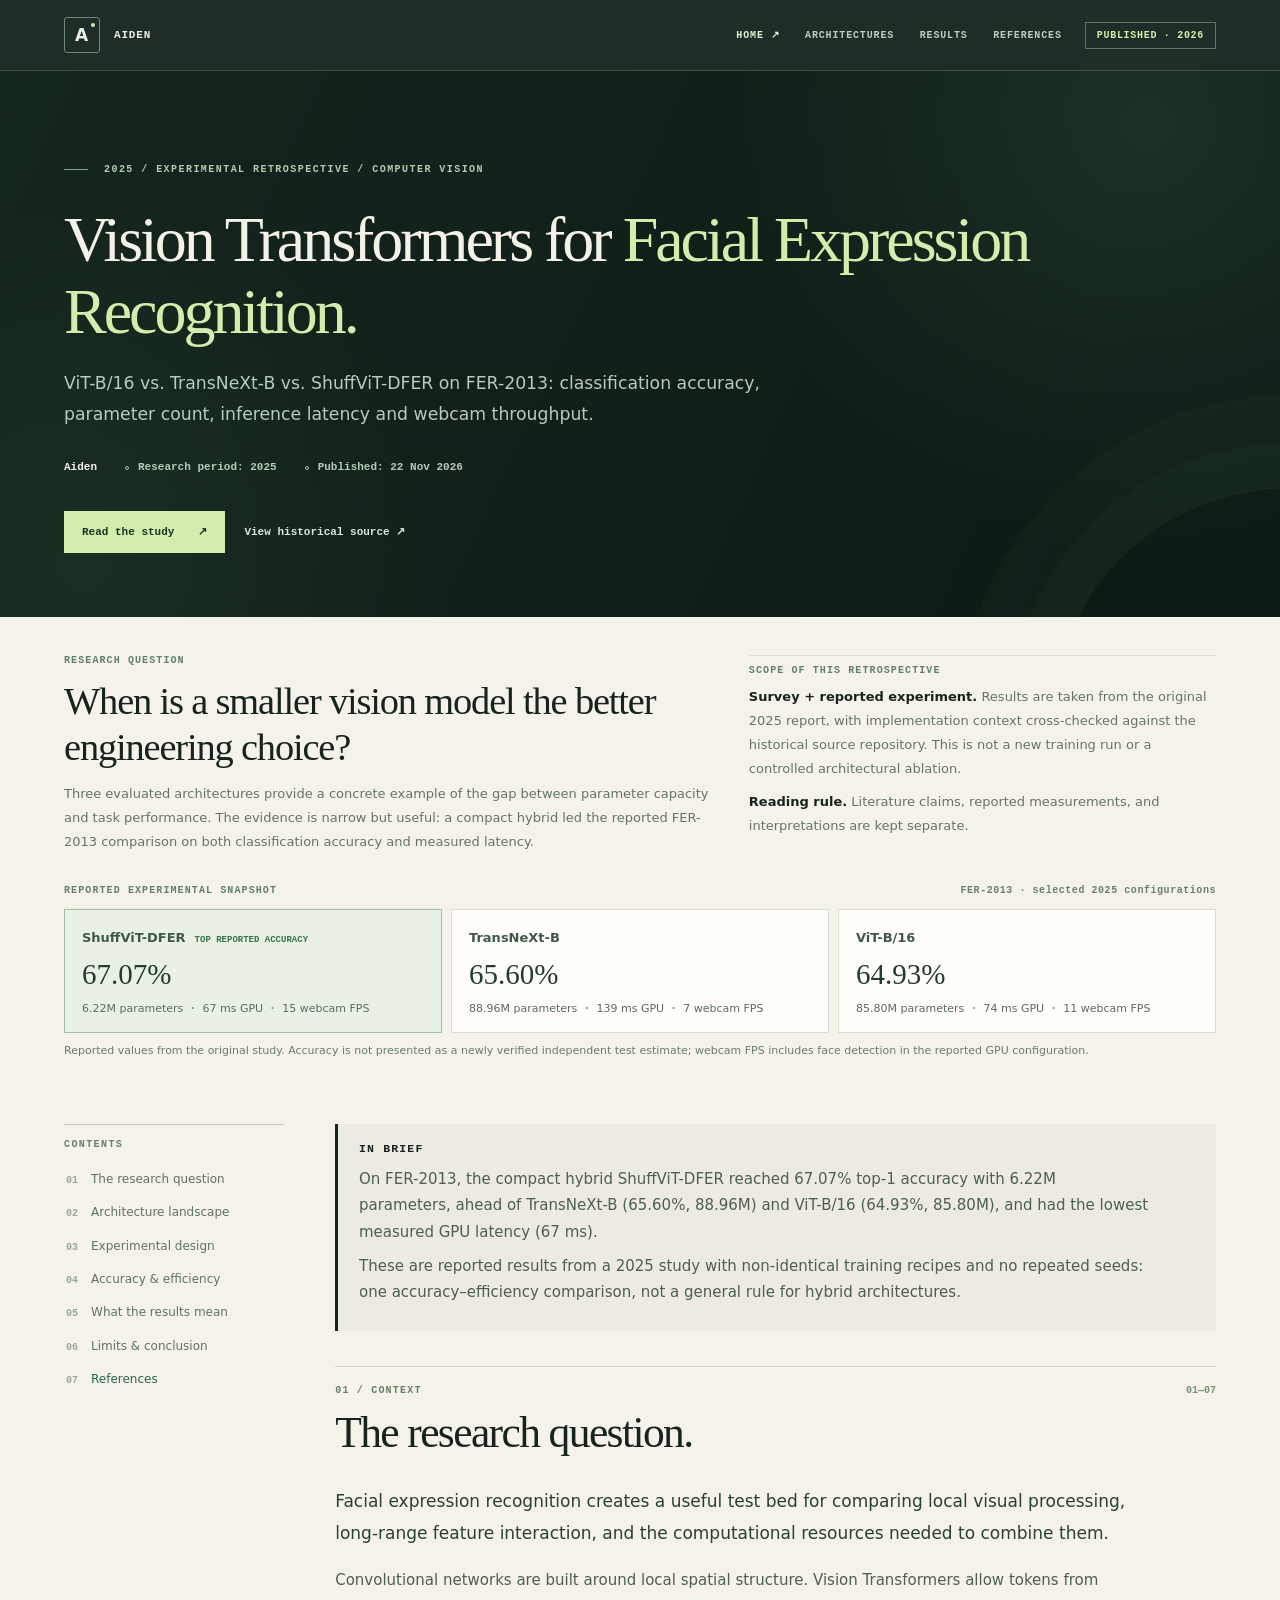
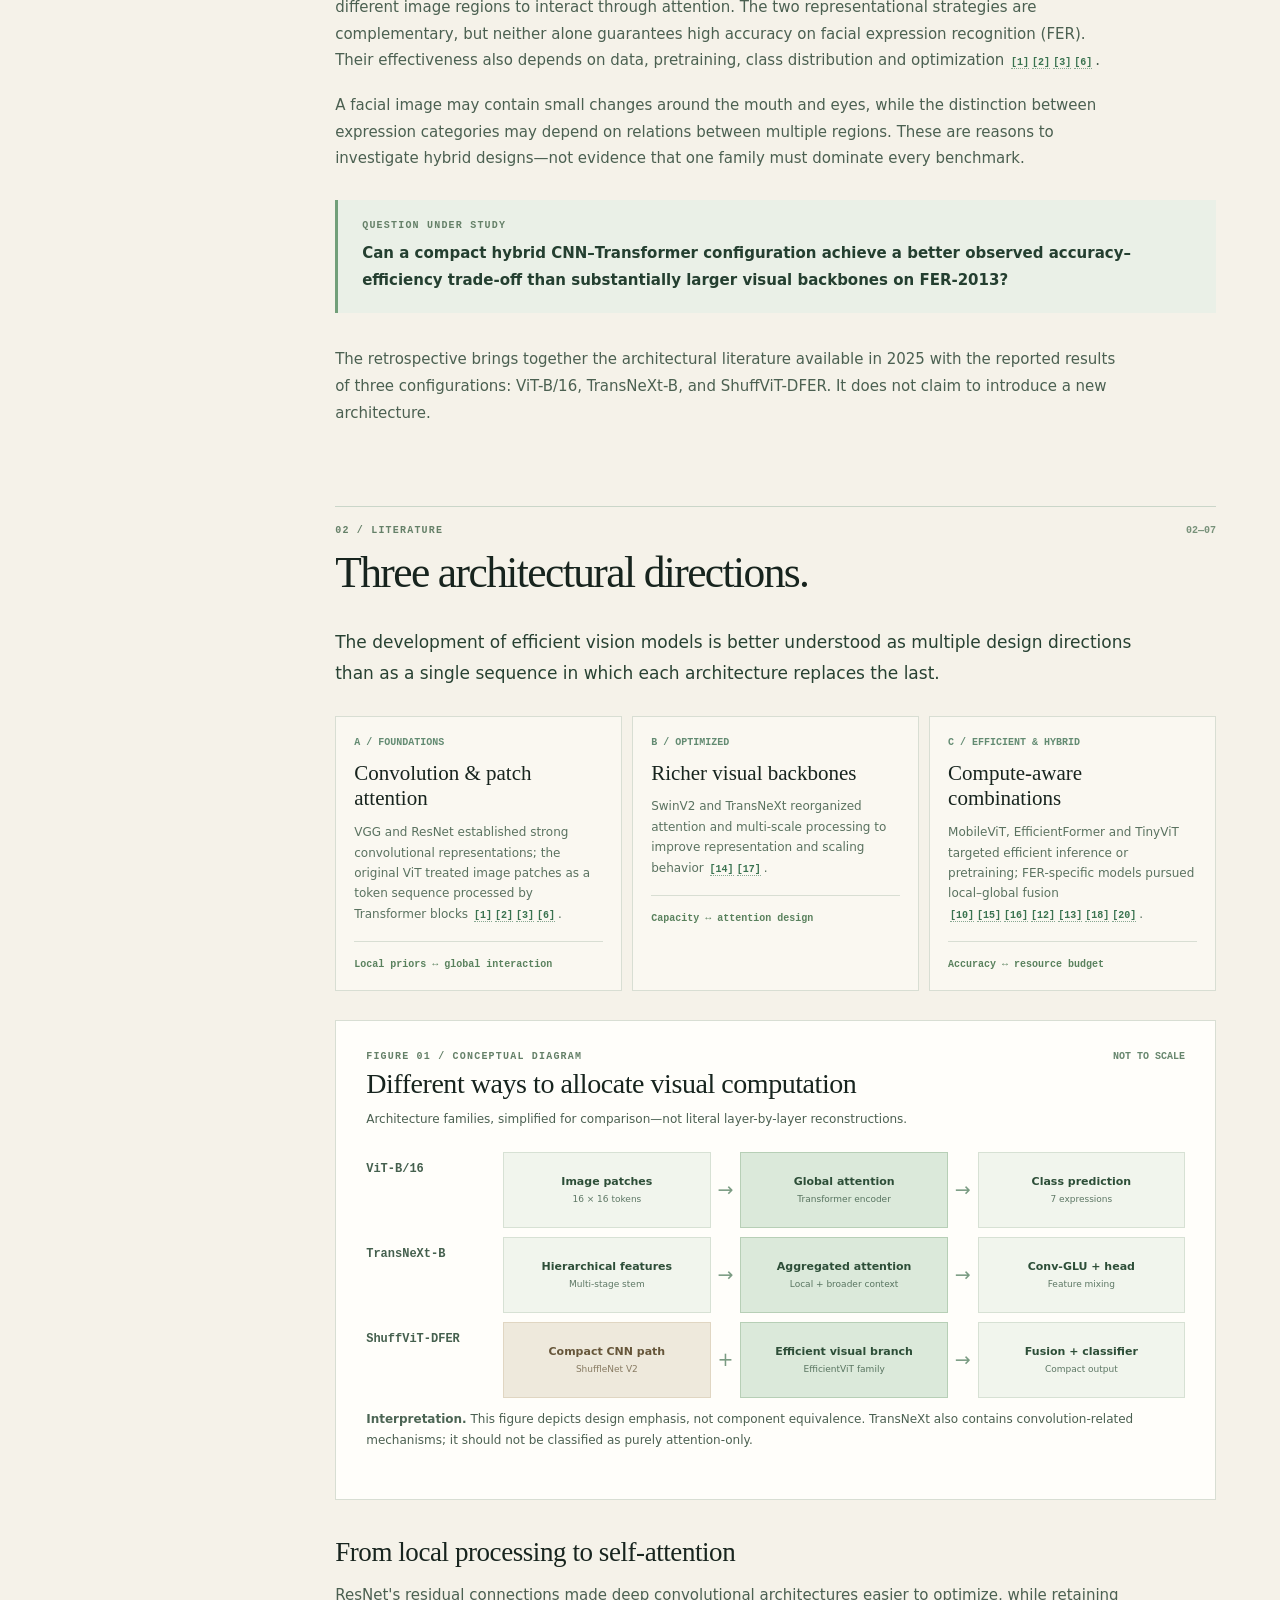
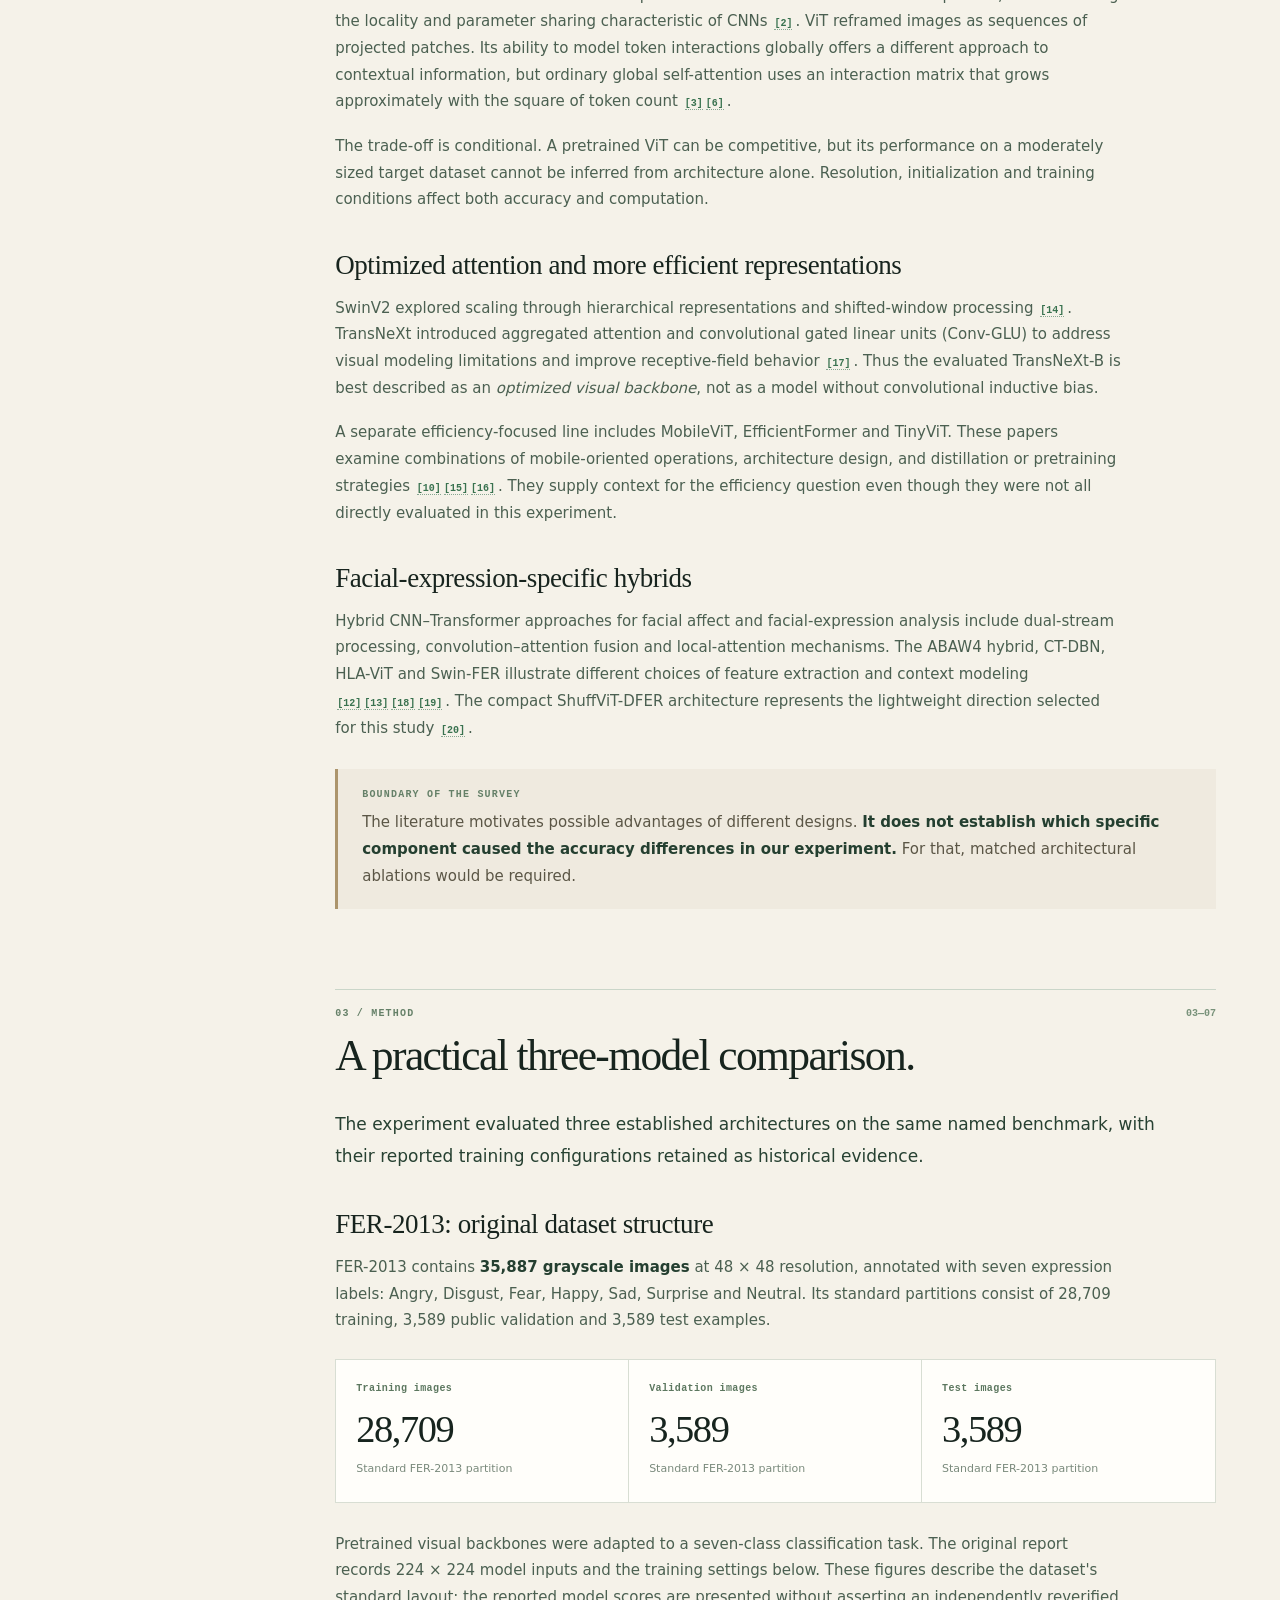
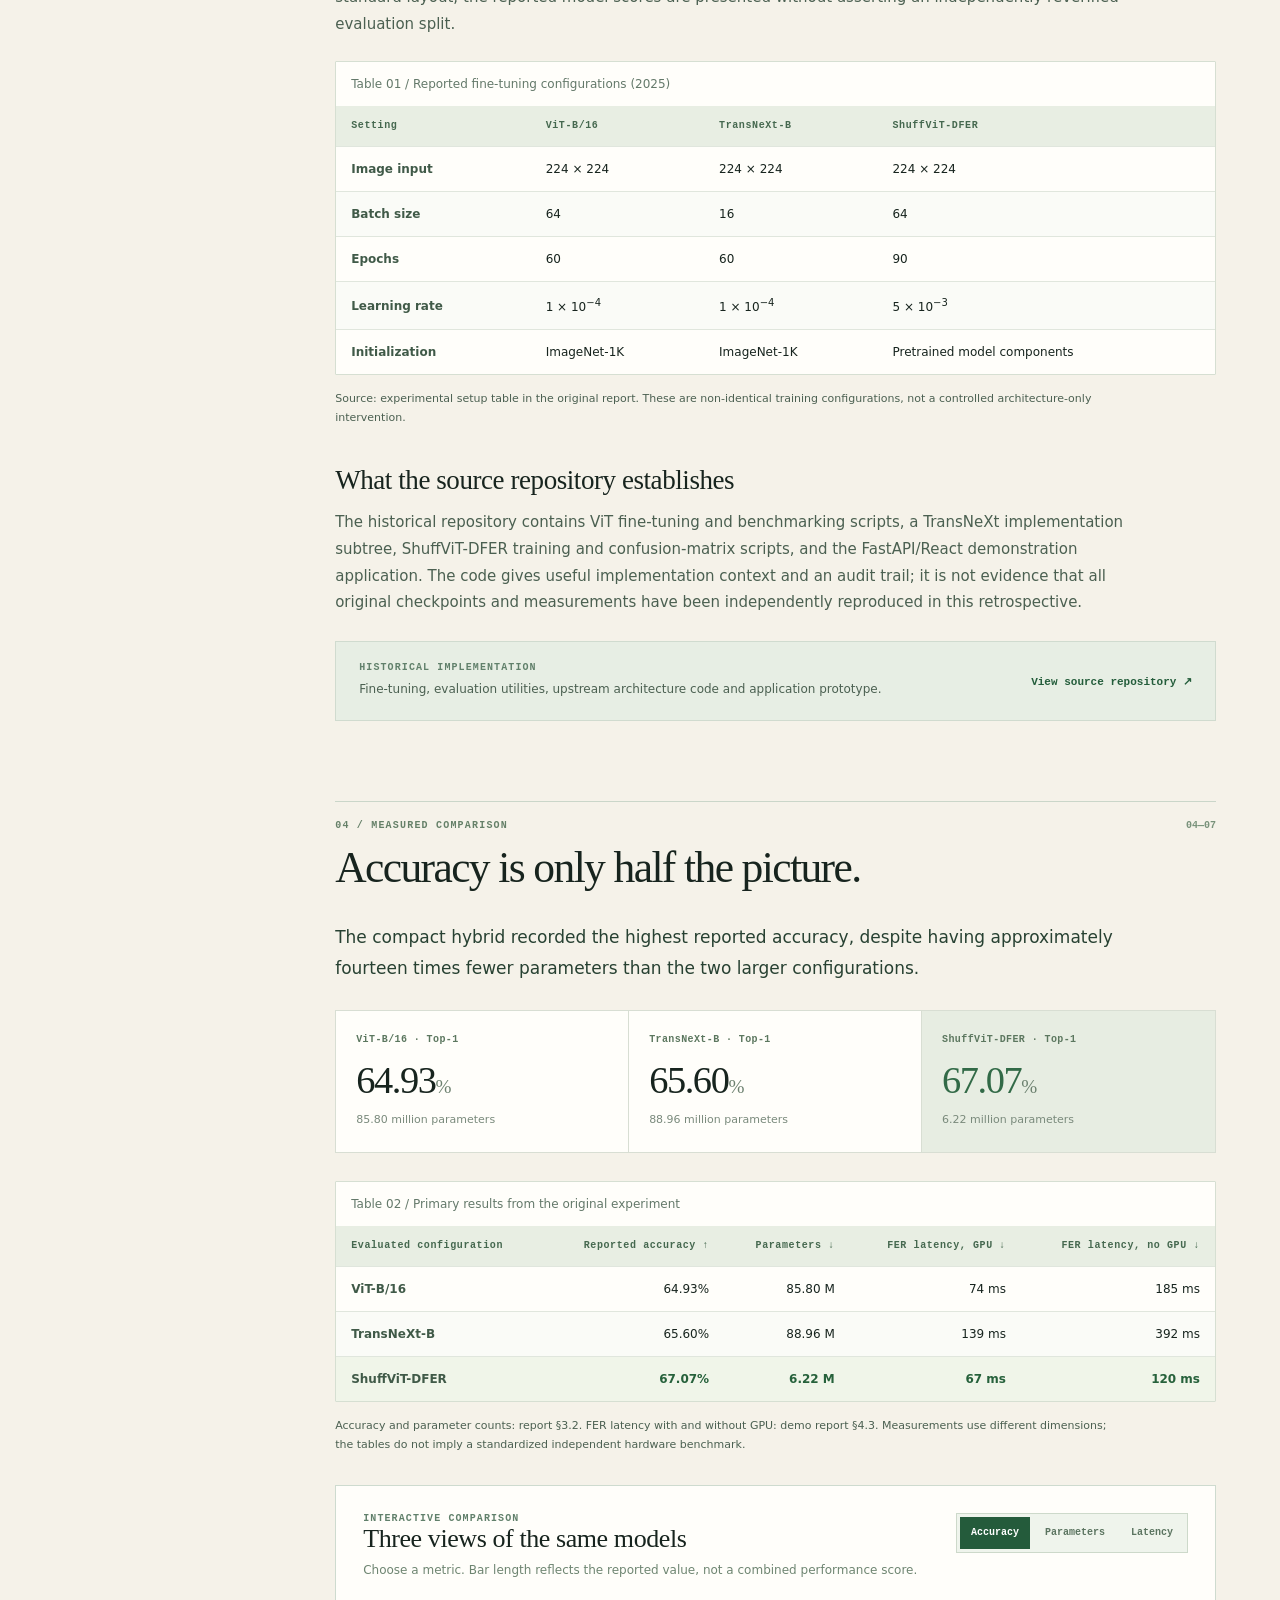
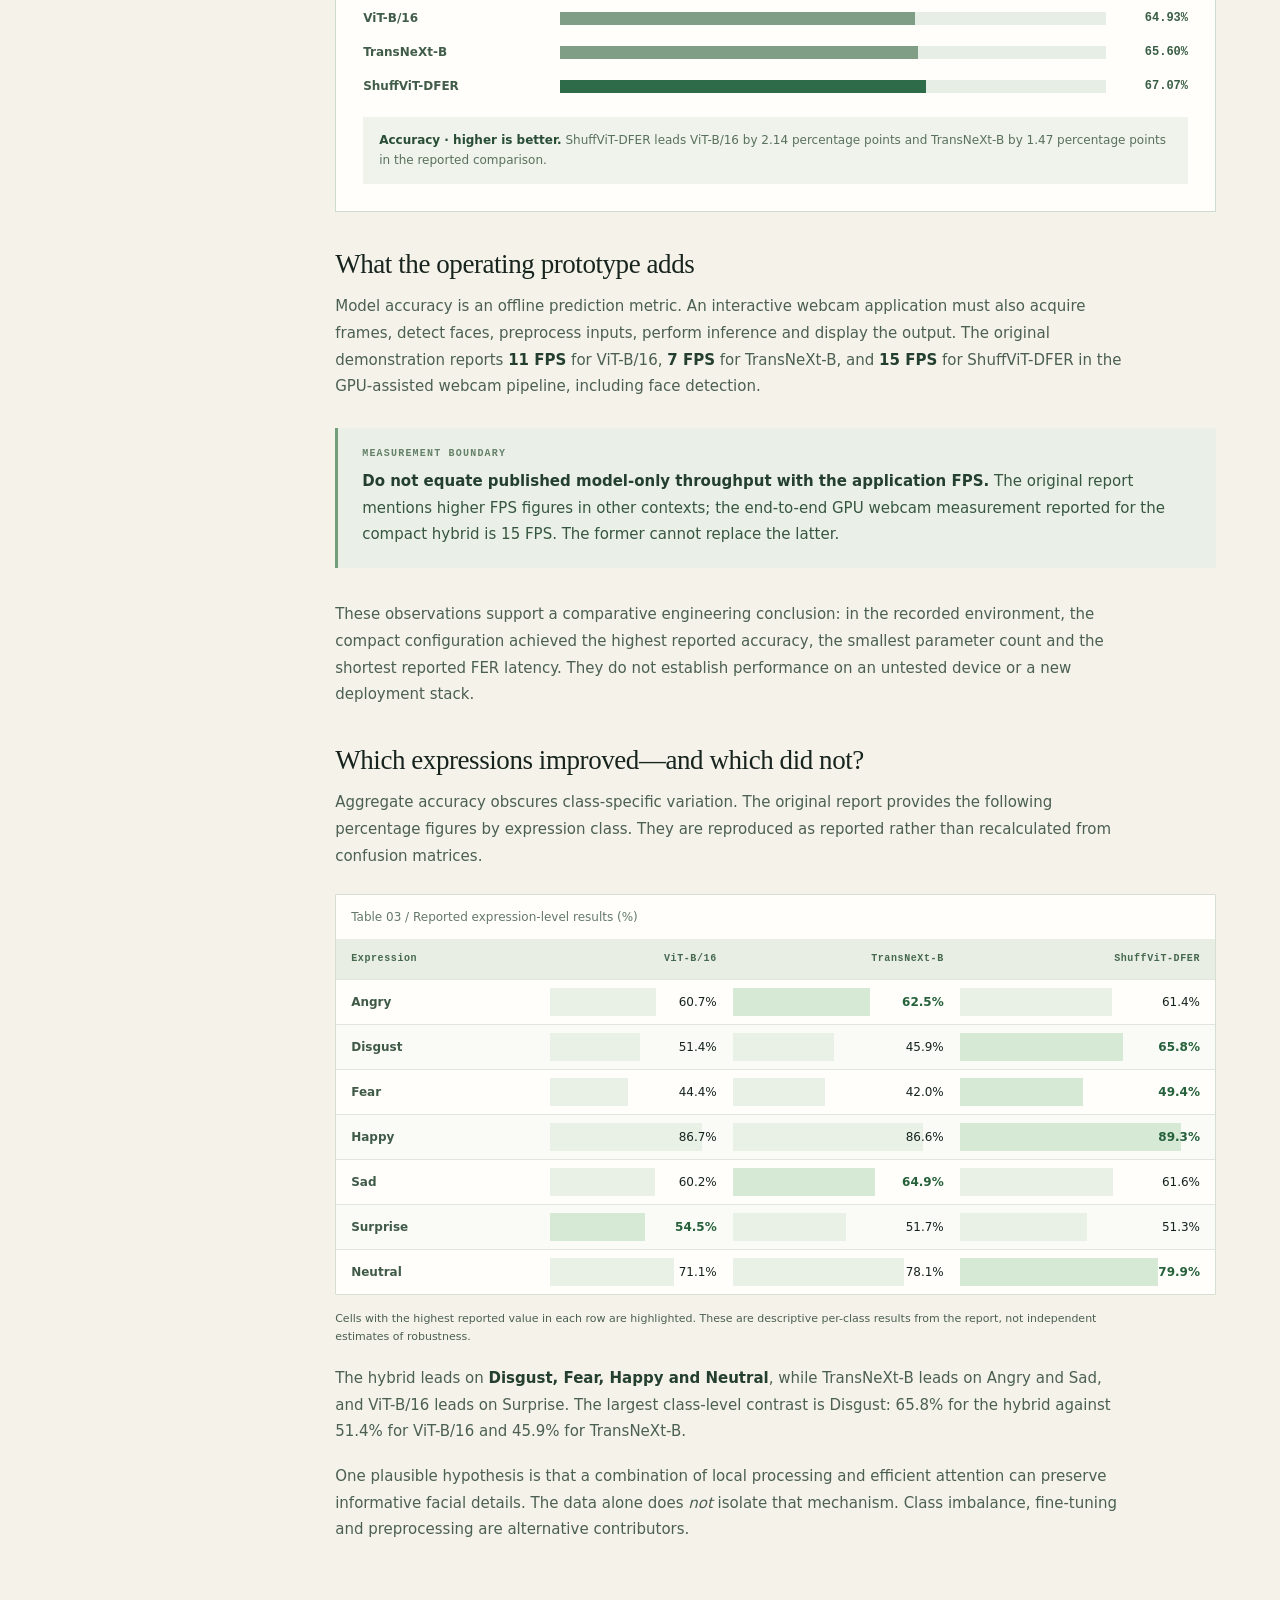
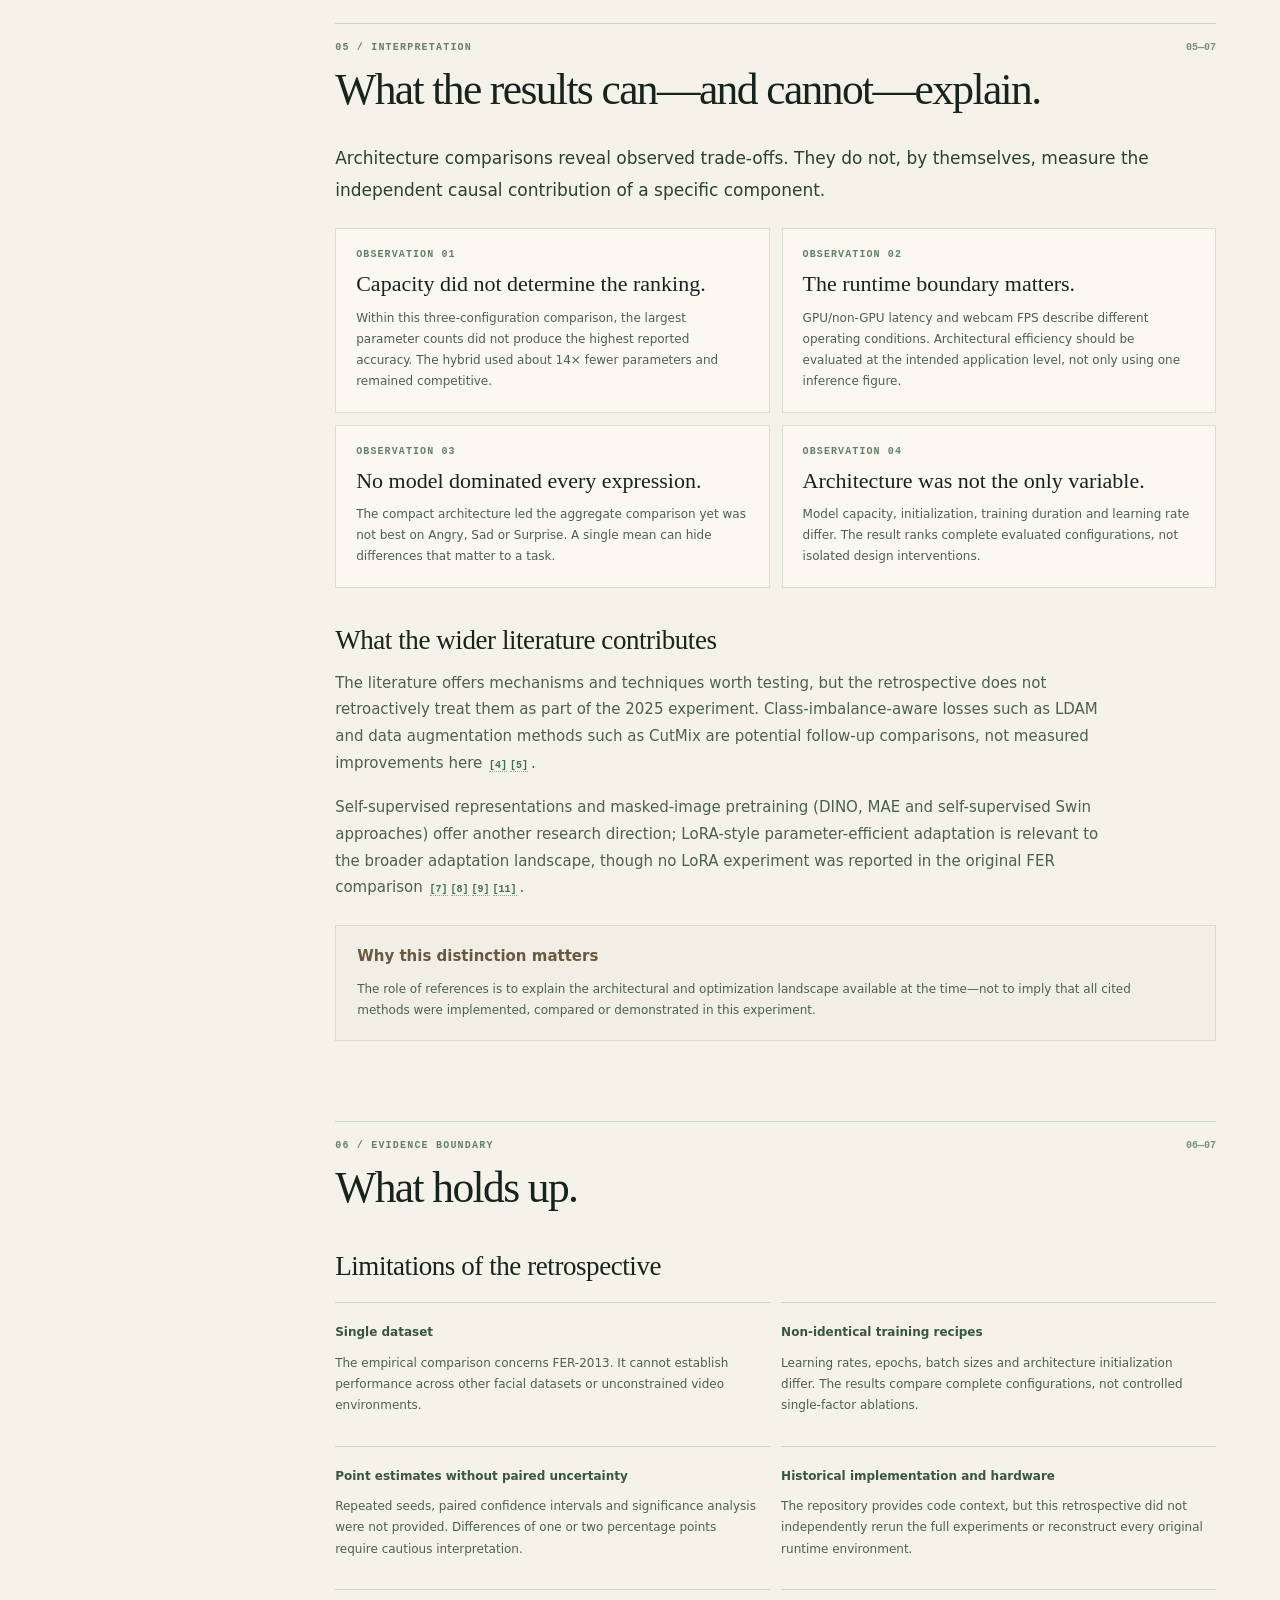
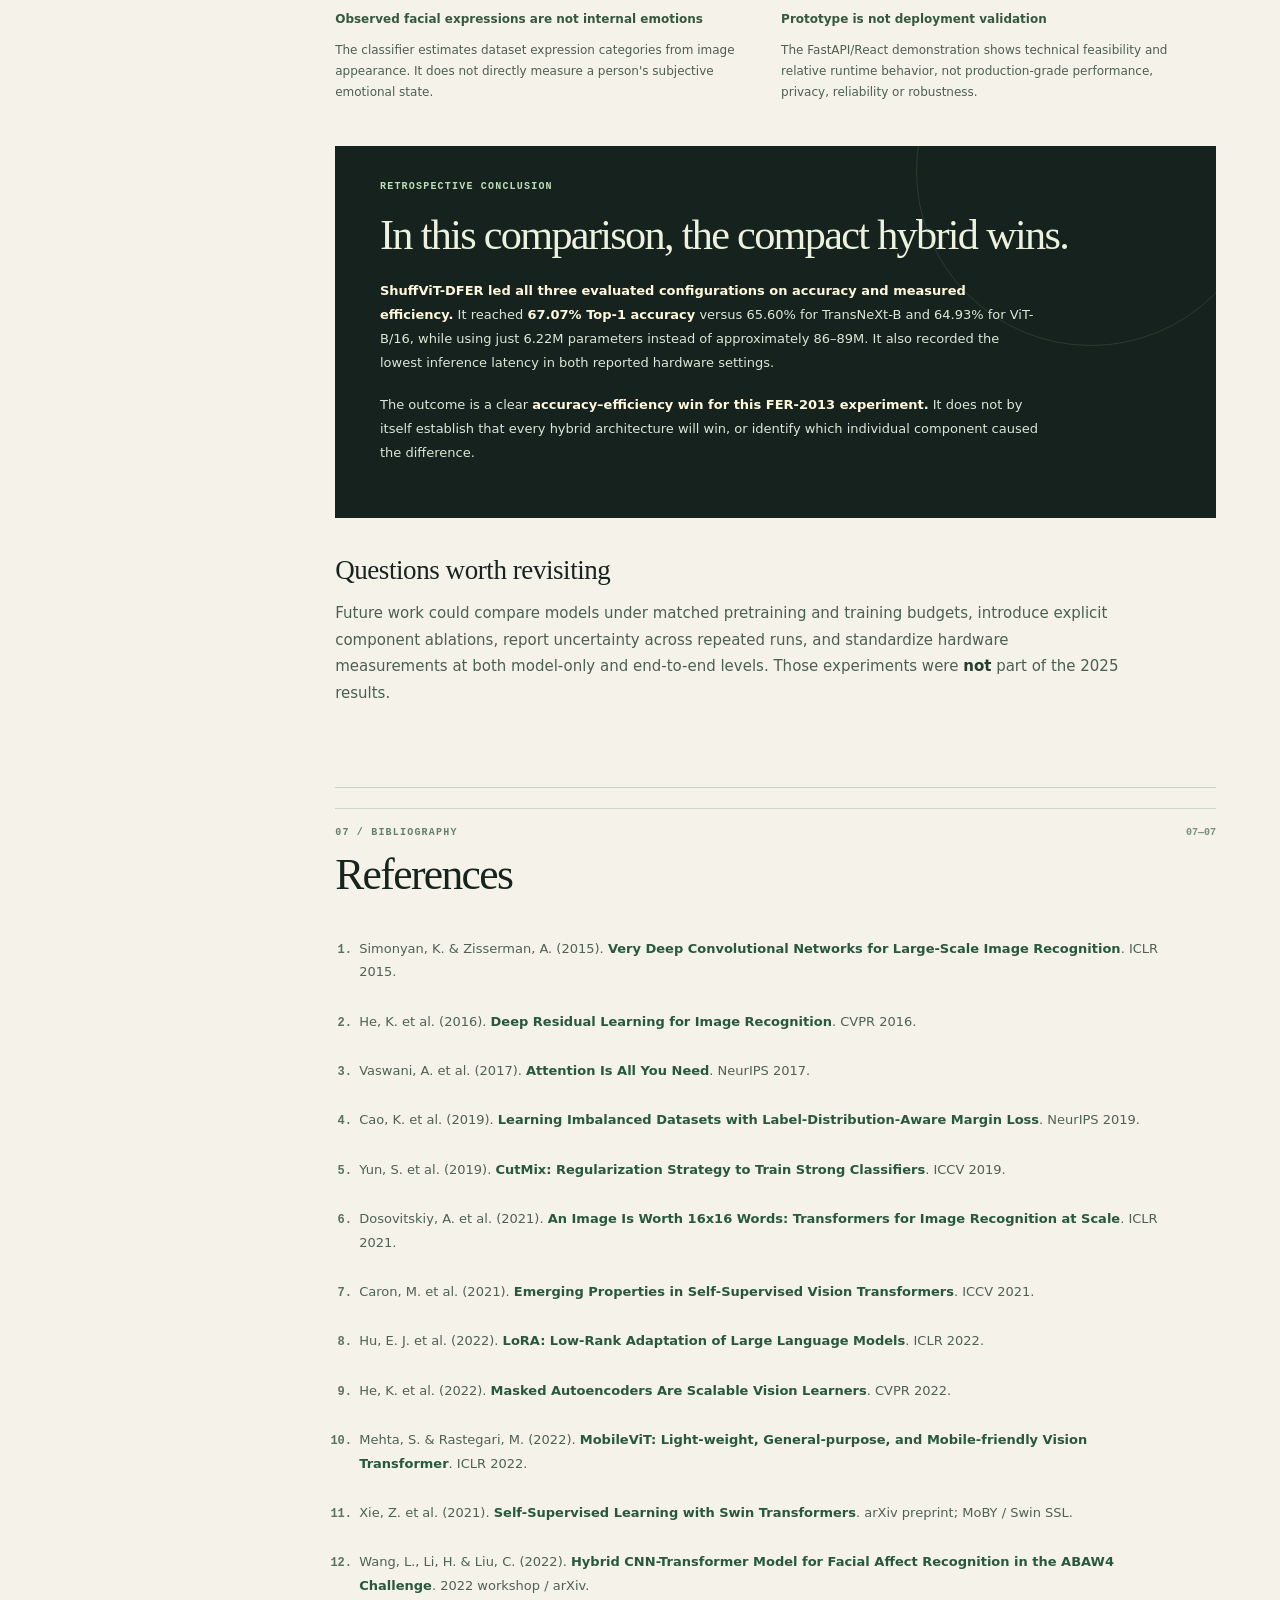
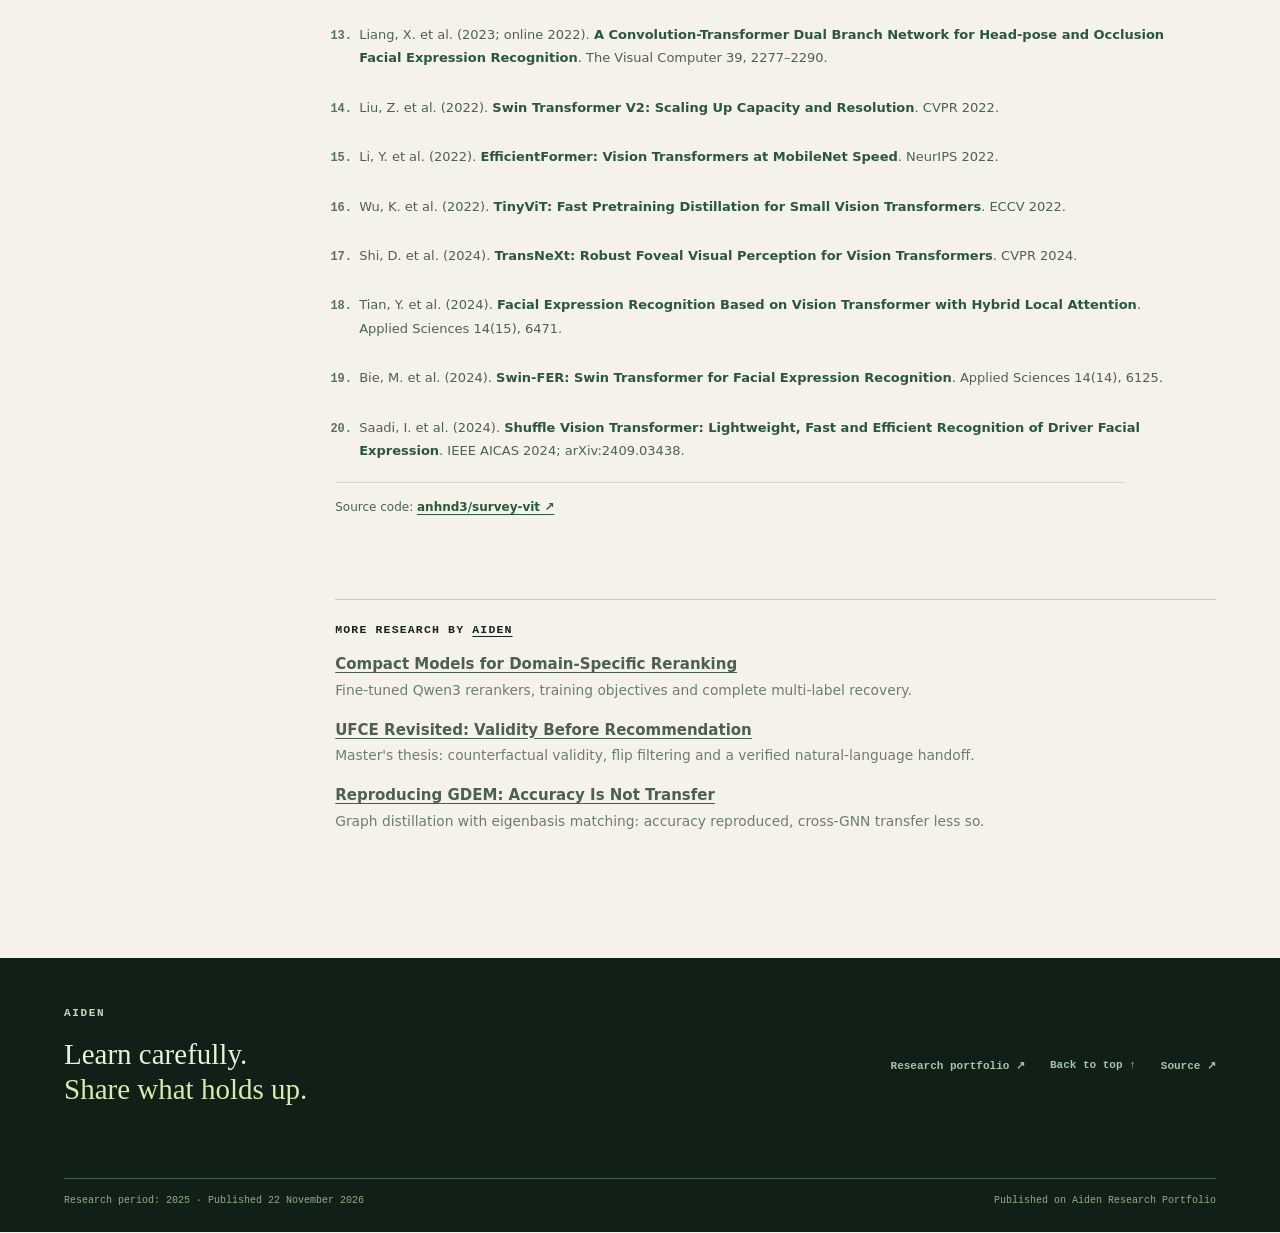
<file: articles/vision-transformers-facial-expression-recognition/index.html>
<!DOCTYPE html>


<html lang="en">
<head>
<meta charset="utf-8"/>
<meta content="width=device-width,initial-scale=1" name="viewport"/>
<title>Vision Transformers for FER-2013: Accuracy &amp; Efficiency | Aiden</title>
<meta content="An experimental retrospective comparing ViT-B/16, TransNeXt-B and ShuffViT-DFER on FER-2013: reported accuracy, model size, inference latency and webcam FPS." name="description"/>
<meta content="Aiden" name="author"/>
<meta content="index,follow,max-image-preview:large" name="robots"/>
<meta content="light" name="color-scheme"/>
<style>
:root{--paper:#f5f2e9;--cream:#faf8f1;--white:#fffefa;--ink:#17241e;--dark:#15221d;--darker:#0d1813;--sub:#647568;--line:#d8ded3;--leaf:#a9c6b2;--lime:#d4edac;--pale:#e7ede4;--gold:#b58558;--blue:#355d69;--green:#2d6a47;--sans:Manrope,Inter,ui-sans-serif,system-ui,-apple-system,'Segoe UI',Arial,sans-serif;--serif:'DM Serif Display',Georgia,'Times New Roman',serif;--mono:'JetBrains Mono',ui-monospace,Menlo,Consolas,monospace;--gutter:clamp(24px,5vw,76px)}
*,*:before,*:after{box-sizing:border-box}html{scroll-behavior:smooth;scroll-padding-top:106px}body{margin:0;background:var(--paper);color:var(--ink);font:15px/1.78 var(--sans);-webkit-font-smoothing:antialiased;overflow-wrap:break-word}a{color:inherit;text-decoration:none}a:hover{text-decoration:none}button{font:inherit;cursor:pointer}a:focus-visible,button:focus-visible{outline:3px solid #8abd95;outline-offset:3px}::selection{background:#cfe1be;color:var(--ink)}.skip{position:absolute;left:10px;top:-85px;padding:10px 16px;background:white;z-index:200}.skip:focus{top:10px}
.mono,.overline,.table-number,.tag,.eyebrow,.stat-label,.pill,.table-note,.ref-venue,.data-tag,.toc-label,.metrics-head,.legend-item,.footnote-num{font-family:var(--mono)}.site-header{position:sticky;top:0;z-index:80;min-height:70px;background:#15221df2;backdrop-filter:blur(13px);border-bottom:1px solid #405148;color:#e8efe8}.header-inner{max-width:1450px;padding:0 var(--gutter);min-height:70px;margin:auto;display:flex;align-items:center;gap:23px}.brand{display:inline-flex;align-items:center;gap:14px;white-space:nowrap;font-weight:800;letter-spacing:.075em;font:700 11px var(--mono)}.brand-symbol{width:36px;height:36px;border:1px solid #71867a;display:grid;place-items:center;position:relative;border-radius:3px;font:bold 17px var(--sans)}.brand-symbol:after{position:absolute;content:'';top:5px;right:4px;width:4px;height:4px;background:var(--lime);border-radius:50%}.header-nav{display:flex;align-items:center;gap:clamp(13px,2vw,28px);margin-left:auto}.header-nav a{font:600 10px/1.3 var(--mono);letter-spacing:.085em;color:#bfcfbf;text-transform:uppercase;white-space:nowrap}.header-nav a:hover{color:var(--lime)}.draft-pill{color:var(--lime);border:1px solid #5b755f;padding:7px 11px;font:600 10px var(--mono);letter-spacing:.07em;text-transform:uppercase}.header-nav .home-link{color:#e1f2d3}
.hero{background:radial-gradient(circle at 90% 10%,#3555425a,transparent 34%),radial-gradient(circle at 7% 90%,#2c443550,transparent 28%),linear-gradient(115deg,#15261d,#0e1b15 84%);color:#f4f1e6;position:relative;overflow:hidden}.hero:after{content:'';position:absolute;border:1px solid #506b5233;width:480px;height:480px;border-radius:50%;right:-250px;bottom:-350px;box-shadow:0 0 0 44px #2e48341e,0 0 0 92px #3c5c4014;pointer-events:none}.hero-inner{max-width:1450px;padding:clamp(56px,7vw,98px) var(--gutter) clamp(48px,5vw,75px);margin:auto;position:relative;z-index:1}.overline{color:#b4cbb1;font-size:10px;letter-spacing:.145em;font-weight:650;text-transform:uppercase;display:flex;align-items:center;gap:16px}.overline:before{content:'';width:24px;height:1px;background:#83a28d}.hero h1{font:400 clamp(42px,5vw,74px)/1.12 var(--serif);letter-spacing:-.047em;max-width:1060px;margin:26px 0 20px}.hero h1 em{font-style:normal;color:var(--lime)}.hero-deck{color:#b8ccbd;max-width:700px;font-size:clamp(15px,1.35vw,18px);line-height:1.8;margin:0 0 29px}.hero-meta{display:flex;flex-wrap:wrap;gap:12px 28px;align-items:center;color:#b5cbb5;font:550 11px/1.6 var(--mono)}.hero-meta b{color:#f3f2eb;font-weight:600}.hero-meta span{display:inline-flex;align-items:center;gap:9px}.hero-meta span:before{content:'';height:4px;width:4px;border:1px solid #aac3a7;border-radius:50%}.hero-meta span:first-child:before{display:none}.hero-action{display:flex;align-items:center;flex-wrap:wrap;gap:16px;margin-top:34px}.btn-lime{display:inline-flex;align-items:center;gap:24px;background:var(--lime);padding:12px 18px;color:#193521;font:700 11px var(--mono);min-height:42px}.btn-lime:hover{background:#e6f6c7}.text-action{color:#dce7d9;font:600 11px var(--mono);padding:12px 3px}.text-action:hover{color:var(--lime)}
.outlook{max-width:1450px;margin:0 auto;padding:38px var(--gutter) 0;display:grid;grid-template-columns:minmax(0,1.25fr) minmax(0,.9fr);gap:36px}.outlook h2{font:400 clamp(27px,3vw,39px)/1.2 var(--serif);letter-spacing:-.03em;margin:12px 0}.outlook p{font-size:13px;color:var(--sub);margin:9px 0;line-height:1.85}.outlook aside{border-top:1px solid var(--line);padding-top:9px;font:12px/1.8 var(--sans);color:#52695a}.outlook strong{color:var(--ink)}.overline-sm{font:650 10px var(--mono);letter-spacing:.11em;text-transform:uppercase;color:#61806b}
.reading-layout{max-width:1450px;margin:0 auto;display:grid;grid-template-columns:220px minmax(0,960px);gap:clamp(26px,4vw,66px);padding:52px var(--gutter) 108px;align-items:start}.toc{position:sticky;top:107px;align-self:start;border-top:1px solid #bfcbbd;padding-top:14px;max-height:calc(100vh - 128px);overflow:auto}.toc-label{font:600 10px var(--mono);letter-spacing:.14em;text-transform:uppercase;color:#65806a;margin-bottom:13px;display:block}.toc a{display:flex;gap:13px;align-items:baseline;padding:8px 2px;color:#607366;font-size:12px;line-height:1.45}.toc a span{font:600 10px var(--mono);color:#99a99b}.toc a:hover,.toc a.active{color:#276644}.article{min-width:0}.article-section{margin-bottom:80px;scroll-margin-top:95px}.section-head{margin:0 0 28px;border-top:1px solid #cad6c9;padding-top:18px;display:flex;justify-content:space-between;align-items:baseline;gap:12px}.eyebrow{color:#658068;font:650 10px var(--mono);letter-spacing:.12em;text-transform:uppercase}.section-head h2{font:400 clamp(30px,3.4vw,44px)/1.2 var(--serif);letter-spacing:-.037em;margin:10px 0 0}.section-count{font:600 10px var(--mono);color:#78927a}.article h3{font:500 clamp(20px,2.25vw,27px)/1.28 var(--serif);letter-spacing:-.016em;margin:35px 0 12px}.article h4{font:650 15px/1.5 var(--sans);margin:24px 0 8px;color:#28503b}.article p{margin:11px 0 18px;color:#4b6051;max-width:790px}.article p strong,.article li strong{color:#243f30}.article ul{padding-left:21px;color:#4b6051;max-width:810px}.article li{margin:8px 0}.lead{font-size:17px!important;line-height:1.85!important;color:#274132!important;max-width:820px!important}.cite{font:600 10px var(--mono);color:#39724f;white-space:nowrap;border-bottom:1px dotted #86a791;display:inline;margin-right:3px}.cite:hover{background:#e8eee6}.citations{display:inline-block;white-space:nowrap;margin-left:2px}.callout{border-left:3px solid #729f79;background:#eaf0e7;padding:20px 24px;margin:28px 0 33px}.callout .eyebrow{display:block;margin-bottom:9px}.callout p{margin:0!important;color:#375641!important;max-width:none}.callout strong{color:#203a29}.callout.sand{background:#efeadf;border-color:#ac956c}.callout.sand p{color:#5b5646!important}
.feature-grid{display:grid;grid-template-columns:repeat(3,minmax(0,1fr));gap:10px;margin:26px 0 29px}.feature-card{border:1px solid var(--line);background:var(--cream);padding:20px 18px;min-width:0}.feature-card .feature-index{color:#638b72;font:650 10px var(--mono)}.feature-card h4{font:400 21px/1.23 var(--serif);margin:13px 0 10px;color:var(--ink)}.feature-card p{font-size:12px;line-height:1.7;margin:0;color:#5a7260}.feature-card .feature-term{display:block;padding-top:17px;margin-top:17px;border-top:1px solid var(--line);font:600 10px var(--mono);color:#59815d}.figure-panel{background:#fffefa;border:1px solid var(--line);padding:clamp(18px,2.5vw,30px);margin:29px 0 34px}.figure-head{display:flex;align-items:flex-start;justify-content:space-between;gap:20px;margin-bottom:22px}.figure-head h3{font:400 clamp(21px,2.3vw,28px)/1.2 var(--serif);margin:5px 0}.figure-head p{font-size:12px;margin:8px 0 0}.figure-num{color:#67866d;font:600 10px var(--mono);white-space:nowrap}.architecture-map{display:grid;gap:9px}.arch-row{display:grid;grid-template-columns:125px 1fr;align-items:stretch;gap:12px}.arch-label{font:600 12px/1.35 var(--mono);color:#45604e;padding:9px 0}.arch-flow{display:flex;align-items:stretch;gap:7px;min-width:0}.arch-block{display:flex;flex-direction:column;align-items:center;justify-content:center;text-align:center;min-height:76px;flex:1;min-width:0;border:1px solid #d7e1d4;background:#f1f5ed;padding:9px 4px;color:#2d4e38;font:650 11px/1.35 var(--sans)}.arch-block small{font-size:9px;font-weight:500;opacity:.75;margin-top:4px;max-width:130px}.arch-block.dark{background:#dbe9da;border-color:#b7cfb6}.arch-block.alt{background:#eee9dc;border-color:#e0d6c2;color:#66563a}.arch-arrow{align-self:center;color:#7a9b82;font-size:19px;flex:none}.figure-caption{font:12px/1.75 var(--sans);color:#718275;margin:15px 0 0}.figure-caption b{font-weight:700;color:#4c6554}
.card-grid-2{display:grid;grid-template-columns:repeat(2,minmax(0,1fr));gap:12px;margin:22px 0 27px}.subcard{border:1px solid var(--line);background:var(--cream);padding:20px}.subcard .overline-sm{display:block;margin-bottom:10px}.subcard h4{font:400 22px/1.25 var(--serif);margin:0 0 10px;color:var(--ink)}.subcard p{font-size:12px;line-height:1.75;margin:0}.stat-row{display:grid;grid-template-columns:repeat(3,minmax(0,1fr));border:1px solid var(--line);background:#fffefa;margin:25px 0 28px}.stat{padding:23px 20px;border-right:1px solid var(--line)}.stat:last-child{border:0}.stat-number{font:400 clamp(29px,3vw,41px)/1.15 var(--serif);letter-spacing:-.037em;margin:13px 0 8px}.stat-number i{font-size:.5em;font-style:normal;color:#6c806f}.stat-label{font:600 10px var(--mono);color:#5c775f;letter-spacing:.04em}.stat-note{font-size:11px;color:#7a8a7c;margin-top:3px}.stat.highlight{background:#e7ede2}.stat.highlight .stat-number{color:#326a47}
.tablebox{margin:24px 0 15px;border:1px solid #d6dfd2;background:#fffefa;overflow-x:auto;max-width:100%;border-radius:1px}.tablebox table{width:100%;min-width:570px;border-collapse:collapse;font-size:12px;line-height:1.5}.tablebox caption{text-align:left;padding:13px 15px;color:#64796a;font-size:12px;caption-side:top}.tablebox th,.tablebox td{text-align:left;padding:13px 15px;border-bottom:1px solid #e0e6dd}.tablebox thead th{font:650 10px/1.4 var(--mono);letter-spacing:.06em;background:#e8eee3;color:#45684f;white-space:nowrap}.tablebox tbody th{font-weight:600;color:#405a48}.tablebox tbody tr:last-child>*{border-bottom:0}.tablebox tbody tr:nth-child(even)>*{background:#fafbf7}.tablebox .num{text-align:right;font-variant-numeric:tabular-nums;white-space:nowrap}.tablebox .best{color:#26613b;font-weight:700}.tablebox .row-highlight>*{background:#f0f5e9!important}.table-note{margin:0 0 16px;color:#78897b;font:11px/1.7 var(--sans)}
.analysis-box{padding:clamp(19px,2.4vw,27px);border:1px solid #cedbcf;background:#fffefa;margin:30px 0}.analysis-top{display:flex;justify-content:space-between;align-items:flex-start;gap:18px;flex-wrap:wrap}.analysis-top h3{font:400 26px var(--serif);margin:0}.analysis-top p{font-size:12px;margin:6px 0;color:#6e8571}.switches{display:flex;flex-wrap:wrap;gap:4px;border:1px solid #cdd9ca;background:#eff4ec;padding:3px}.switches button{min-height:32px;border:0;background:transparent;padding:7px 11px;color:#5b7460;font:600 10px var(--mono)}.switches button[aria-pressed="true"]{background:#245b3b;color:white}.metric-bars{display:grid;gap:20px;margin:24px 0}.metric-item{display:grid;grid-template-columns:minmax(100px,185px) minmax(0,1fr) 70px;align-items:center;gap:12px}.metric-name{font:650 12px var(--sans);color:#415c49}.metric-track{height:13px;background:#e7eee6;position:relative;overflow:hidden}.metric-fill{height:100%;background:#809d85;transition:width .28s ease;width:0}.metric-item:nth-child(3) .metric-fill{background:#2e6c49}.metric-value{font:650 12px var(--mono);text-align:right;color:#395d44;white-space:nowrap}.metric-explain{padding:13px 16px;background:#eff3eb;color:#59705d;font-size:12px;line-height:1.7}.metric-explain strong{color:#284c34}
.cell-bar{background:linear-gradient(90deg,#e9f1e7 var(--v),transparent var(--v));display:block;padding:5px 8px 5px 14px;margin:-5px -8px -5px -14px;text-align:right}.best .cell-bar{background:linear-gradient(90deg,#d5e9d5 var(--v),transparent var(--v))}.field-note{padding:19px 21px;background:#f1eee6;border:1px solid #e0d8c8;margin:24px 0}.field-note h4{margin-top:0;color:#6a593f}.field-note p{font-size:12px;margin-bottom:0}.metrics-head{font:600 10px var(--mono);letter-spacing:.06em;color:#63816c}
.limitation-grid{display:grid;grid-template-columns:repeat(2,minmax(0,1fr));gap:11px;margin:19px 0 25px}.limit{border-top:1px solid #cbd8c8;padding:15px 12px 10px 0}.limit b{font:650 12px var(--sans);color:#35583f}.limit p{font-size:12px;line-height:1.77;margin:8px 0}.ending{padding:35px clamp(24px,3.5vw,48px);background:var(--dark);color:#eef2e7;position:relative;overflow:hidden}.ending:after{content:'';position:absolute;right:-50px;top:-150px;width:350px;height:350px;border:1px solid #6d956c3c;border-radius:50%}.ending .eyebrow{color:#a3c8a4}.ending h3{font:400 clamp(29px,3.3vw,43px)/1.2 var(--serif);letter-spacing:-.04em;color:#edf2df;max-width:700px;margin:18px 0}.ending p{color:#bdd0bd;max-width:660px;font-size:13px;line-height:1.85}.ending strong{color:var(--lime)}
.ref-section{border-top:1px solid #c7d4c4;padding-top:20px}.ref-controls{display:flex;align-items:center;flex-wrap:wrap;gap:7px;margin:18px 0 22px}.ref-controls button{padding:7px 10px;border:1px solid #cfdacf;color:#4f6a57;background:transparent;font:650 10px var(--mono)}.ref-controls button[aria-pressed="true"]{background:#255e3e;border-color:#255e3e;color:white}.references{list-style:none;margin:0;padding:0;display:grid;grid-template-columns:repeat(2,minmax(0,1fr));gap:10px}.reference{display:grid;grid-template-columns:30px 1fr;gap:11px;align-items:flex-start;padding:16px 13px 15px 0;border-top:1px solid #dbe2d7;scroll-margin-top:115px}.reference:target{background:#eff4e9;outline:6px solid #eff4e9}.ref-number{font:600 10px var(--mono);color:#739073;margin-top:3px}.ref-author{font:500 11px/1.5 var(--sans);color:#6d7f71}.ref-title{font:600 12px/1.55 var(--sans);display:block;color:#254c33;margin:4px 0}.ref-title:hover{text-decoration:underline;text-underline-offset:3px}.ref-venue{font:10px/1.4 var(--mono);color:#8a978b}.references.hidden-filter .reference{display:none}.references.hidden-filter .reference.visible{display:grid}.artifact-bar{margin:25px 0 0;background:#e7eee4;border:1px solid #d0dbcf;padding:20px 23px;display:flex;justify-content:space-between;gap:18px;align-items:center}.artifact-bar p{margin:6px 0 0;font-size:12px}.artifact-bar a{color:#245d3b;font:700 11px var(--mono);white-space:nowrap}.artifact-bar a:hover{text-decoration:underline}
.site-footer{background:#102017;color:#b4c6b6;padding:49px var(--gutter) 26px}.footer-inner{max-width:1330px;margin:auto;display:grid;grid-template-columns:1fr 1fr;gap:20px}.footer-brand{font:650 11px var(--mono);color:#c4dabe;letter-spacing:.15em}.footer-quote{font:400 29px/1.22 var(--serif);color:#e7f0df;margin:18px 0}.footer-quote span{color:var(--lime)}.footer-links{display:flex;gap:25px;justify-content:flex-end;flex-wrap:wrap;align-content:center}.footer-links a{font:600 11px var(--mono);color:#a8c1aa}.footer-bottom{grid-column:1/-1;border-top:1px solid #44604d;padding-top:16px;margin-top:33px;display:flex;justify-content:space-between;gap:14px;font:10px var(--mono);color:#8fab94}
@media(max-width:1120px){.reading-layout{grid-template-columns:165px minmax(0,1fr);gap:26px}.toc a{font-size:11px}}@media(max-width:860px){.reading-layout{display:block;padding-top:31px}.toc{position:static;display:flex;flex-wrap:wrap;gap:0 14px;max-height:none;margin-bottom:39px;padding-bottom:11px;border-bottom:1px solid #cbd7c9}.toc-label{width:100%;margin-bottom:4px}.toc a{font-size:11px;padding:5px 0}.outlook{gap:18px}}@media(max-width:640px){.hero-inner{padding-top:48px}.hero h1{font-size:clamp(39px,10vw,56px)}.header-nav a:not(.home-link){display:none}.draft-pill{padding:6px}.reading-layout{padding-bottom:65px}.outlook{grid-template-columns:1fr}.feature-grid,.stat-row{grid-template-columns:1fr}.feature-card{padding:17px}.feature-card .feature-term{padding-top:12px;margin-top:12px}.stat{border-right:0;border-bottom:1px solid var(--line)}.stat:last-child{border:0}.card-grid-2,.limitation-grid,.references{grid-template-columns:1fr}.arch-row{grid-template-columns:1fr;gap:3px}.arch-label{padding:5px 0}.arch-flow{gap:4px}.arch-block{font-size:10px;min-height:73px}.arch-block small{font-size:8px}.arch-arrow{font-size:13px}.metric-item{grid-template-columns:minmax(80px,110px) minmax(0,1fr) 65px;gap:8px}.analysis-top h3{font-size:24px}.footer-inner{grid-template-columns:1fr}.footer-links{justify-content:flex-start;gap:14px}.footer-bottom{display:block}.footer-bottom span{display:block;margin:10px 0}.artifact-bar{display:block}.artifact-bar a{display:inline-block;margin-top:12px}}@media(max-width:385px){:root{--gutter:21px}.hero h1{font-size:38px}.hero-meta{font-size:10px}.header-inner{gap:9px}.header-nav{gap:8px}.header-nav a.home-link{font-size:9px}.draft-pill{font-size:9px}.figure-panel{padding:13px}.arch-block{font-size:9px;min-height:70px}.arch-block small{font-size:8px}.switches button{padding:7px}.metric-item{grid-template-columns:92px minmax(0,1fr) 57px}.metric-name{font-size:10px}.metric-value{font-size:10px}}@media(prefers-reduced-motion:reduce){html{scroll-behavior:auto}*,*:before,*:after{animation:none!important;transition:none!important}}

/* References: conventional single-column numbered bibliography, not interactive cards. */
.ref-section{padding-top:20px}
.references{display:block;list-style:decimal;margin:16px 0 0;padding:0 0 0 24px;max-width:850px}
.reference{display:list-item;list-style:decimal;list-style-position:outside;border:0;padding:9px 0;margin:0;font:400 13px/1.8 var(--sans);color:#4d6253;scroll-margin-top:105px}
.reference::marker{color:#58735d;font:600 12px var(--mono)}
.reference a{font-weight:550;color:#28583d;text-decoration:none;text-underline-offset:3px}
.reference a:hover{text-decoration:underline}
.reference:target{background:#edf3e8;outline:5px solid #edf3e8}
.source-note{border-top:1px solid #d1dcd0;padding-top:14px;margin-top:24px;font-size:12px!important}
.source-note a{color:#265c3a;font-weight:600;text-decoration:underline;text-underline-offset:3px}
@media(max-width:640px){.references{padding-left:21px}.reference{font-size:12px;line-height:1.75;padding:8px 0}}

/* Shared Aiden back-to-top action: hidden on first screen, accessible after scroll. */
.back-to-top{position:fixed;right:clamp(18px,3vw,36px);bottom:clamp(18px,3vw,30px);z-index:110;display:inline-flex;align-items:center;justify-content:center;gap:9px;height:46px;min-width:87px;padding:0 16px;border:1px solid #abc3a8;border-radius:4px;background:#f8f5e8;color:#183a29;box-shadow:0 7px 25px rgba(5,26,15,.20);font:750 11px/1 var(--mono,ui-monospace,monospace);letter-spacing:.06em;cursor:pointer;opacity:0;visibility:hidden;pointer-events:none;transform:translateY(12px);transition:opacity .19s ease,transform .19s ease,background .19s ease,visibility .19s}
.back-to-top.is-visible{opacity:1;visibility:visible;pointer-events:auto;transform:none}.back-to-top:hover{background:#e2edce;border-color:#80a680;color:#102a1d}.back-to-top:focus-visible{outline:3px solid #a4d3a0;outline-offset:3px}.back-to-top-arrow{font-family:Arial,sans-serif;font-size:19px;line-height:1;letter-spacing:0}
@media(max-width:540px){.back-to-top{right:18px;bottom:18px;min-width:76px;height:44px;padding:0 12px}}
@media(prefers-reduced-motion:reduce){.back-to-top{transition:none}}


/* Dark conclusion: scope the emphasis to the panel, overriding generic article strong. */
.article .ending p{color:#dbe7d6}
.article .ending p strong{color:#fff8dd;font-weight:760}
.article .ending .eyebrow{color:#bddcb9}


/* Publication snapshot: scannable findings without claiming independent verification. */
.quick-compare{max-width:1450px;margin:20px auto 0;padding:0 var(--gutter) 12px}.quick-head{display:flex;justify-content:space-between;align-items:center;flex-wrap:wrap;gap:8px 18px;margin-bottom:11px;color:#668070;font:600 10px/1.5 var(--mono);letter-spacing:.055em}.quick-models{display:grid;grid-template-columns:repeat(3,minmax(0,1fr));gap:9px}.quick-model{padding:16px 17px 15px;border:1px solid #d5ded1;background:#fffefa}.quick-model.best{border-color:#a4bea3;background:#e9f1e5}.quick-name{display:flex;flex-wrap:wrap;gap:9px;align-items:baseline;color:#405946;font-size:13px;font-weight:750}.quick-name span{font:700 9px/1.4 var(--mono);color:#367348}.quick-model>strong{display:block;font:400 29px/1.3 var(--serif);color:#233d2b;margin:7px 0 6px}.quick-measures{font:500 11px/1.6 var(--sans);color:#586d5d}.quick-measures b{padding:0 4px;color:#8ea091}.quick-note{margin:9px 0 0;color:#6a7d6c;font:11px/1.6 var(--sans)}
@media(max-width:760px){.quick-models{grid-template-columns:1fr}.quick-model{display:grid;grid-template-columns:minmax(0,1fr) auto;column-gap:14px;align-items:baseline}.quick-model>strong{grid-column:2;grid-row:1;margin:0;font-size:25px}.quick-measures{grid-column:1/-1;margin-top:8px}}
</style>
<link href="https://anhnd3.github.io/research-portfolio/articles/vision-transformers-facial-expression-recognition/" rel="canonical"/><meta content="article" property="og:type"/><meta content="Vision Transformers for Facial Expression Recognition | Aiden" property="og:title"/><meta content="An experimental retrospective comparing ViT-B/16, TransNeXt-B and ShuffViT-DFER on FER-2013: reported accuracy, model size, inference latency and webcam FPS." property="og:description"/><meta content="https://anhnd3.github.io/research-portfolio/articles/vision-transformers-facial-expression-recognition/" property="og:url"/><meta content="Aiden Research Portfolio" property="og:site_name"/><meta content="en_US" property="og:locale"/><meta content="2026-11-22" property="article:published_time"/><meta content="2026-11-22" property="article:modified_time"/><meta content="summary_large_image" name="twitter:card"/><meta content="https://anhnd3.github.io/research-portfolio/assets/research-vit-og.png" property="og:image"/><meta content="image/png" property="og:image:type"/><meta content="1200" property="og:image:width"/><meta content="630" property="og:image:height"/><meta content="Aiden research cover: Vision Transformers for Facial Expression Recognition" property="og:image:alt"/><meta content="https://anhnd3.github.io/research-portfolio/assets/research-vit-og.png" name="twitter:image"/><meta content="Vision Transformers for Facial Expression Recognition | Aiden" name="twitter:title"/><meta content="An experimental retrospective comparing ViT-B/16, TransNeXt-B and ShuffViT-DFER on FER-2013: reported accuracy, model size, inference latency and webcam FPS." name="twitter:description"/><script type="application/ld+json">{"@context":"https://schema.org","@type":"Article","@id":"https://anhnd3.github.io/research-portfolio/articles/vision-transformers-facial-expression-recognition/#article","mainEntityOfPage":{"@type":"WebPage","@id":"https://anhnd3.github.io/research-portfolio/articles/vision-transformers-facial-expression-recognition/"},"headline":"Vision Transformers for Facial Expression Recognition: Architecture and Efficiency Trade-offs","description":"An experimental retrospective comparing ViT-B/16, TransNeXt-B and ShuffViT-DFER on FER-2013: reported accuracy, model size, inference latency and webcam FPS.","inLanguage":"en","datePublished":"2026-11-22","dateModified":"2026-11-22","temporalCoverage":"2025","articleSection":["Architectures","Experimental design","Results","Discussion","References"],"author":{"@type":"Person","@id":"https://anhnd3.github.io/#person","name":"Aiden","alternateName":"Nguyễn Duy Anh","url":"https://anhnd3.github.io/"},"publisher":{"@type":"Person","@id":"https://anhnd3.github.io/#person","name":"Aiden","alternateName":"Nguyễn Duy Anh","url":"https://anhnd3.github.io/"},"isBasedOn":{"@type":"SoftwareSourceCode","name":"survey-vit","codeRepository":"https://github.com/anhnd3/survey-vit"},"keywords":["vision transformer","FER-2013","facial expression recognition","ShuffViT-DFER","TransNeXt-B","ViT-B/16","CNN-Transformer hybrid","inference latency"],"url":"https://anhnd3.github.io/research-portfolio/articles/vision-transformers-facial-expression-recognition/","isAccessibleForFree":true,"abstract":"On FER-2013, the compact hybrid ShuffViT-DFER reached 67.07% top-1 accuracy with 6.22M parameters, ahead of TransNeXt-B (65.60%, 88.96M) and ViT-B/16 (64.93%, 85.80M), and had the lowest measured GPU latency (67 ms). These are reported results from a 2025 study with non-identical training recipes and no repeated seeds: one accuracy–efficiency comparison, not a general rule for hybrid architectures.","citation":["https://arxiv.org/abs/1409.1556","https://arxiv.org/abs/1512.03385","https://arxiv.org/abs/1706.03762","https://arxiv.org/abs/1906.07413","https://arxiv.org/abs/1905.04899","https://arxiv.org/abs/2010.11929","https://arxiv.org/abs/2104.14294","https://arxiv.org/abs/2106.09685","https://arxiv.org/abs/2111.06377","https://arxiv.org/abs/2110.02178","https://arxiv.org/abs/2105.04553","https://arxiv.org/abs/2207.10201","https://doi.org/10.1007/s00371-022-02413-5","https://arxiv.org/abs/2111.09883","https://arxiv.org/abs/2206.01191","https://arxiv.org/abs/2207.10666","https://arxiv.org/abs/2311.17132","https://arxiv.org/abs/2409.03438"],"image":{"@type":"ImageObject","url":"https://anhnd3.github.io/research-portfolio/assets/research-vit-og.png","width":1200,"height":630}}</script><link href="https://anhnd3.github.io/research-portfolio/feed.xml" rel="alternate" title="Aiden Research Portfolio" type="application/atom+xml"/><link href="https://anhnd3.github.io/" rel="author"/><style>
.in-brief{margin:0 0 2.2rem;padding:1.1rem 1.3rem;border-left:3px solid currentColor;background:rgba(127,127,127,.07)}
.in-brief h2{font-size:.72rem!important;letter-spacing:.1em;text-transform:uppercase;margin:0 0 .5rem!important;font-family:ui-monospace,Menlo,Consolas,monospace;font-weight:600;line-height:1.4!important}
.in-brief p{margin:.45rem 0!important}
.related-research{margin:3rem 0 1rem;padding-top:1.4rem;border-top:1px solid rgba(127,127,127,.35)}
.related-research h2{font-size:.72rem!important;letter-spacing:.1em;text-transform:uppercase;margin:0 0 .8rem!important;font-family:ui-monospace,Menlo,Consolas,monospace;font-weight:600;line-height:1.4!important}
.related-research ul{list-style:none;margin:0;padding:0;display:grid;gap:.9rem}
.related-research li{margin:0}.related-research a{font-weight:700;text-decoration:underline;text-underline-offset:3px}
.related-research span{display:block;font-size:.92em;opacity:.8}
</style><script type="application/ld+json">{"@context":"https://schema.org","@type":"BreadcrumbList","itemListElement":[{"@type":"ListItem","position":1,"name":"Research Portfolio","item":"https://anhnd3.github.io/research-portfolio/"},{"@type":"ListItem","position":2,"name":"Vision Transformers for Facial Expression Recognition","item":"https://anhnd3.github.io/research-portfolio/articles/vision-transformers-facial-expression-recognition/"}]}</script></head>
<body>
<a class="skip" href="#main">Skip to research article</a>
<header class="site-header"><div class="header-inner"><a aria-label="Aiden research portfolio home" class="brand" href="https://anhnd3.github.io/research-portfolio/"><span class="brand-symbol">A</span><span>AIDEN</span></a><nav aria-label="Site navigation" class="header-nav"><a class="home-link" href="https://anhnd3.github.io/research-portfolio/">Home ↗</a><a href="#architectures">Architectures</a><a href="#results">Results</a><a href="#references">References</a></nav><span aria-label="Published 22 November 2026" class="draft-pill">Published · 2026</span></div></header>
<section class="hero"><div class="hero-inner"><div class="overline">2025 / Experimental retrospective / Computer vision</div><h1>Vision Transformers for <em>Facial Expression Recognition.</em></h1><p class="hero-deck">ViT-B/16 vs. TransNeXt-B vs. ShuffViT-DFER on FER-2013: classification accuracy, parameter count, inference latency and webcam throughput.</p><div class="hero-meta"><span><b><a href="https://anhnd3.github.io/" rel="author">Aiden</a></b></span><span>Research period: 2025</span><span>Published: 22 Nov 2026</span></div><div class="hero-action"><a class="btn-lime" href="#main">Read the study <span>↗</span></a><a class="text-action" href="https://github.com/anhnd3/survey-vit" rel="noopener noreferrer" target="_blank">View historical source ↗</a></div></div></section>
<section aria-label="Research introduction" class="outlook"><div><div class="overline-sm">Research question</div><h2>When is a smaller vision model the better engineering choice?</h2><p>Three evaluated architectures provide a concrete example of the gap between parameter capacity and task performance. The evidence is narrow but useful: a compact hybrid led the reported FER-2013 comparison on both classification accuracy and measured latency.</p></div><aside><div class="overline-sm">Scope of this retrospective</div><p><strong>Survey + reported experiment.</strong> Results are taken from the original 2025 report, with implementation context cross-checked against the historical source repository. This is not a new training run or a controlled architectural ablation.</p><p><strong>Reading rule.</strong> Literature claims, reported measurements, and interpretations are kept separate.</p></aside></section><div aria-label="Reported results at a glance" class="quick-compare">
<div class="quick-head"><span class="overline-sm">Reported experimental snapshot</span><span>FER-2013 · selected 2025 configurations</span></div>
<div class="quick-models">
<div class="quick-model best"><div class="quick-name">ShuffViT-DFER <span>TOP REPORTED ACCURACY</span></div><strong>67.07%</strong><div class="quick-measures">6.22M parameters <b>·</b> 67 ms GPU <b>·</b> 15 webcam FPS</div></div>
<div class="quick-model"><div class="quick-name">TransNeXt-B</div><strong>65.60%</strong><div class="quick-measures">88.96M parameters <b>·</b> 139 ms GPU <b>·</b> 7 webcam FPS</div></div>
<div class="quick-model"><div class="quick-name">ViT-B/16</div><strong>64.93%</strong><div class="quick-measures">85.80M parameters <b>·</b> 74 ms GPU <b>·</b> 11 webcam FPS</div></div>
</div>
<p class="quick-note">Reported values from the original study. Accuracy is not presented as a newly verified independent test estimate; webcam FPS includes face detection in the reported GPU configuration.</p>
</div>
<div class="reading-layout" id="main"><nav aria-label="On this page" class="toc"><span class="toc-label">Contents</span><a href="#question"><span>01</span> The research question</a><a href="#architectures"><span>02</span> Architecture landscape</a><a href="#experiment"><span>03</span> Experimental design</a><a href="#results"><span>04</span> Accuracy &amp; efficiency</a><a href="#interpretation"><span>05</span> What the results mean</a><a href="#conclusion"><span>06</span> Limits &amp; conclusion</a><a href="#references"><span>07</span> References</a></nav>
<main class="article"><section aria-label="Summary" class="in-brief"><h2>In brief</h2><p>On FER-2013, the compact hybrid ShuffViT-DFER reached 67.07% top-1 accuracy with 6.22M parameters, ahead of TransNeXt-B (65.60%, 88.96M) and ViT-B/16 (64.93%, 85.80M), and had the lowest measured GPU latency (67 ms).</p><p>These are reported results from a 2025 study with non-identical training recipes and no repeated seeds: one accuracy–efficiency comparison, not a general rule for hybrid architectures.</p></section>
<section class="article-section" id="question"><div class="section-head"><div><div class="eyebrow">01 / Context</div><h2>The research question.</h2></div><span class="section-count">01—07</span></div><p class="lead">Facial expression recognition creates a useful test bed for comparing local visual processing, long-range feature interaction, and the computational resources needed to combine them.</p><p>Convolutional networks are built around local spatial structure. Vision Transformers allow tokens from different image regions to interact through attention. The two representational strategies are complementary, but neither alone guarantees high accuracy on facial expression recognition (FER). Their effectiveness also depends on data, pretraining, class distribution and optimization <span class="citations"><a aria-label="Reference 1" class="cite" href="#ref-1">[1]</a><a aria-label="Reference 2" class="cite" href="#ref-2">[2]</a><a aria-label="Reference 3" class="cite" href="#ref-3">[3]</a><a aria-label="Reference 6" class="cite" href="#ref-6">[6]</a></span>.</p><p>A facial image may contain small changes around the mouth and eyes, while the distinction between expression categories may depend on relations between multiple regions. These are reasons to investigate hybrid designs—not evidence that one family must dominate every benchmark.</p><div class="callout"><span class="eyebrow">Question under study</span><p><strong>Can a compact hybrid CNN–Transformer configuration achieve a better observed accuracy–efficiency trade-off than substantially larger visual backbones on FER-2013?</strong></p></div><p>The retrospective brings together the architectural literature available in 2025 with the reported results of three configurations: ViT-B/16, TransNeXt-B, and ShuffViT-DFER. It does not claim to introduce a new architecture.</p></section>
<section class="article-section" id="architectures"><div class="section-head"><div><div class="eyebrow">02 / Literature</div><h2>Three architectural directions.</h2></div><span class="section-count">02—07</span></div><p class="lead">The development of efficient vision models is better understood as multiple design directions than as a single sequence in which each architecture replaces the last.</p><div class="feature-grid"><article class="feature-card"><div class="feature-index">A / FOUNDATIONS</div><h4>Convolution &amp; patch attention</h4><p>VGG and ResNet established strong convolutional representations; the original ViT treated image patches as a token sequence processed by Transformer blocks <span class="citations"><a aria-label="Reference 1" class="cite" href="#ref-1">[1]</a><a aria-label="Reference 2" class="cite" href="#ref-2">[2]</a><a aria-label="Reference 3" class="cite" href="#ref-3">[3]</a><a aria-label="Reference 6" class="cite" href="#ref-6">[6]</a></span>.</p><span class="feature-term">Local priors ↔ global interaction</span></article><article class="feature-card"><div class="feature-index">B / OPTIMIZED</div><h4>Richer visual backbones</h4><p>SwinV2 and TransNeXt reorganized attention and multi-scale processing to improve representation and scaling behavior <span class="citations"><a aria-label="Reference 14" class="cite" href="#ref-14">[14]</a><a aria-label="Reference 17" class="cite" href="#ref-17">[17]</a></span>.</p><span class="feature-term">Capacity ↔ attention design</span></article><article class="feature-card"><div class="feature-index">C / EFFICIENT &amp; HYBRID</div><h4>Compute-aware combinations</h4><p>MobileViT, EfficientFormer and TinyViT targeted efficient inference or pretraining; FER-specific models pursued local–global fusion <span class="citations"><a aria-label="Reference 10" class="cite" href="#ref-10">[10]</a><a aria-label="Reference 15" class="cite" href="#ref-15">[15]</a><a aria-label="Reference 16" class="cite" href="#ref-16">[16]</a><a aria-label="Reference 12" class="cite" href="#ref-12">[12]</a><a aria-label="Reference 13" class="cite" href="#ref-13">[13]</a><a aria-label="Reference 18" class="cite" href="#ref-18">[18]</a><a aria-label="Reference 20" class="cite" href="#ref-20">[20]</a></span>.</p><span class="feature-term">Accuracy ↔ resource budget</span></article></div>
<div aria-label="Illustrative architectural comparison" class="figure-panel" role="figure"><div class="figure-head"><div><div class="eyebrow">Figure 01 / Conceptual diagram</div><h3>Different ways to allocate visual computation</h3><p>Architecture families, simplified for comparison—not literal layer-by-layer reconstructions.</p></div><span class="figure-num">NOT TO SCALE</span></div><div class="architecture-map"><div class="arch-row"><div class="arch-label">ViT-B/16</div><div class="arch-flow"><div class="arch-block">Image patches<small>16 × 16 tokens</small></div><span class="arch-arrow">→</span><div class="arch-block dark">Global attention<small>Transformer encoder</small></div><span class="arch-arrow">→</span><div class="arch-block">Class prediction<small>7 expressions</small></div></div></div><div class="arch-row"><div class="arch-label">TransNeXt-B</div><div class="arch-flow"><div class="arch-block">Hierarchical features<small>Multi-stage stem</small></div><span class="arch-arrow">→</span><div class="arch-block dark">Aggregated attention<small>Local + broader context</small></div><span class="arch-arrow">→</span><div class="arch-block">Conv-GLU + head<small>Feature mixing</small></div></div></div><div class="arch-row"><div class="arch-label">ShuffViT-DFER</div><div class="arch-flow"><div class="arch-block alt">Compact CNN path<small>ShuffleNet V2</small></div><span class="arch-arrow">+</span><div class="arch-block dark">Efficient visual branch<small>EfficientViT family</small></div><span class="arch-arrow">→</span><div class="arch-block">Fusion + classifier<small>Compact output</small></div></div></div></div><p class="figure-caption"><b>Interpretation.</b> This figure depicts design emphasis, not component equivalence. TransNeXt also contains convolution-related mechanisms; it should not be classified as purely attention-only.</p></div>
<h3>From local processing to self-attention</h3><p>ResNet's residual connections made deep convolutional architectures easier to optimize, while retaining the locality and parameter sharing characteristic of CNNs <span class="citations"><a aria-label="Reference 2" class="cite" href="#ref-2">[2]</a></span>. ViT reframed images as sequences of projected patches. Its ability to model token interactions globally offers a different approach to contextual information, but ordinary global self-attention uses an interaction matrix that grows approximately with the square of token count <span class="citations"><a aria-label="Reference 3" class="cite" href="#ref-3">[3]</a><a aria-label="Reference 6" class="cite" href="#ref-6">[6]</a></span>.</p><p>The trade-off is conditional. A pretrained ViT can be competitive, but its performance on a moderately sized target dataset cannot be inferred from architecture alone. Resolution, initialization and training conditions affect both accuracy and computation.</p>
<h3>Optimized attention and more efficient representations</h3><p>SwinV2 explored scaling through hierarchical representations and shifted-window processing <span class="citations"><a aria-label="Reference 14" class="cite" href="#ref-14">[14]</a></span>. TransNeXt introduced aggregated attention and convolutional gated linear units (Conv-GLU) to address visual modeling limitations and improve receptive-field behavior <span class="citations"><a aria-label="Reference 17" class="cite" href="#ref-17">[17]</a></span>. Thus the evaluated TransNeXt-B is best described as an <em>optimized visual backbone</em>, not as a model without convolutional inductive bias.</p><p>A separate efficiency-focused line includes MobileViT, EfficientFormer and TinyViT. These papers examine combinations of mobile-oriented operations, architecture design, and distillation or pretraining strategies <span class="citations"><a aria-label="Reference 10" class="cite" href="#ref-10">[10]</a><a aria-label="Reference 15" class="cite" href="#ref-15">[15]</a><a aria-label="Reference 16" class="cite" href="#ref-16">[16]</a></span>. They supply context for the efficiency question even though they were not all directly evaluated in this experiment.</p>
<h3>Facial-expression-specific hybrids</h3><p>Hybrid CNN–Transformer approaches for facial affect and facial-expression analysis include dual-stream processing, convolution–attention fusion and local-attention mechanisms. The ABAW4 hybrid, CT-DBN, HLA-ViT and Swin-FER illustrate different choices of feature extraction and context modeling <span class="citations"><a aria-label="Reference 12" class="cite" href="#ref-12">[12]</a><a aria-label="Reference 13" class="cite" href="#ref-13">[13]</a><a aria-label="Reference 18" class="cite" href="#ref-18">[18]</a><a aria-label="Reference 19" class="cite" href="#ref-19">[19]</a></span>. The compact ShuffViT-DFER architecture represents the lightweight direction selected for this study <span class="citations"><a aria-label="Reference 20" class="cite" href="#ref-20">[20]</a></span>.</p><div class="callout sand"><span class="eyebrow">Boundary of the survey</span><p>The literature motivates possible advantages of different designs. <strong>It does not establish which specific component caused the accuracy differences in our experiment.</strong> For that, matched architectural ablations would be required.</p></div></section>
<section class="article-section" id="experiment"><div class="section-head"><div><div class="eyebrow">03 / Method</div><h2>A practical three-model comparison.</h2></div><span class="section-count">03—07</span></div><p class="lead">The experiment evaluated three established architectures on the same named benchmark, with their reported training configurations retained as historical evidence.</p><h3>FER-2013: original dataset structure</h3><p>FER-2013 contains <strong>35,887 grayscale images</strong> at 48 × 48 resolution, annotated with seven expression labels: Angry, Disgust, Fear, Happy, Sad, Surprise and Neutral. Its standard partitions consist of 28,709 training, 3,589 public validation and 3,589 test examples.</p><div class="stat-row"><div class="stat"><div class="stat-label">Training images</div><div class="stat-number">28,709</div><div class="stat-note">Standard FER-2013 partition</div></div><div class="stat"><div class="stat-label">Validation images</div><div class="stat-number">3,589</div><div class="stat-note">Standard FER-2013 partition</div></div><div class="stat"><div class="stat-label">Test images</div><div class="stat-number">3,589</div><div class="stat-note">Standard FER-2013 partition</div></div></div><p>Pretrained visual backbones were adapted to a seven-class classification task. The original report records 224 × 224 model inputs and the training settings below. These figures describe the dataset's standard layout; the reported model scores are presented without asserting an independently reverified evaluation split.</p>
<div class="tablebox"><table><caption>Table 01 / Reported fine-tuning configurations (2025)</caption><thead><tr><th scope="col">Setting</th><th scope="col">ViT-B/16</th><th scope="col">TransNeXt-B</th><th scope="col">ShuffViT-DFER</th></tr></thead><tbody><tr><th scope="row">Image input</th><td>224 × 224</td><td>224 × 224</td><td>224 × 224</td></tr><tr><th scope="row">Batch size</th><td>64</td><td>16</td><td>64</td></tr><tr><th scope="row">Epochs</th><td>60</td><td>60</td><td>90</td></tr><tr><th scope="row">Learning rate</th><td>1 × 10<sup>−4</sup></td><td>1 × 10<sup>−4</sup></td><td>5 × 10<sup>−3</sup></td></tr><tr><th scope="row">Initialization</th><td>ImageNet-1K</td><td>ImageNet-1K</td><td>Pretrained model components</td></tr></tbody></table></div><p class="table-note">Source: experimental setup table in the original report. These are non-identical training configurations, not a controlled architecture-only intervention.</p>
<h3>What the source repository establishes</h3><p>The historical repository contains ViT fine-tuning and benchmarking scripts, a TransNeXt implementation subtree, ShuffViT-DFER training and confusion-matrix scripts, and the FastAPI/React demonstration application. The code gives useful implementation context and an audit trail; it is not evidence that all original checkpoints and measurements have been independently reproduced in this retrospective.</p><div class="artifact-bar"><div><div class="overline-sm">Historical implementation</div><p>Fine-tuning, evaluation utilities, upstream architecture code and application prototype.</p></div><a href="https://github.com/anhnd3/survey-vit" rel="noopener noreferrer" target="_blank">View source repository ↗</a></div></section>
<section class="article-section" id="results"><div class="section-head"><div><div class="eyebrow">04 / Measured comparison</div><h2>Accuracy is only half the picture.</h2></div><span class="section-count">04—07</span></div><p class="lead">The compact hybrid recorded the highest reported accuracy, despite having approximately fourteen times fewer parameters than the two larger configurations.</p><div class="stat-row"><div class="stat"><div class="stat-label">ViT-B/16 · Top-1</div><div class="stat-number">64.93<i>%</i></div><div class="stat-note">85.80 million parameters</div></div><div class="stat"><div class="stat-label">TransNeXt-B · Top-1</div><div class="stat-number">65.60<i>%</i></div><div class="stat-note">88.96 million parameters</div></div><div class="stat highlight"><div class="stat-label">ShuffViT-DFER · Top-1</div><div class="stat-number">67.07<i>%</i></div><div class="stat-note">6.22 million parameters</div></div></div>
<div class="tablebox"><table><caption>Table 02 / Primary results from the original experiment</caption><thead><tr><th scope="col">Evaluated configuration</th><th class="num" scope="col">Reported accuracy ↑</th><th class="num" scope="col">Parameters ↓</th><th class="num" scope="col">FER latency, GPU ↓</th><th class="num" scope="col">FER latency, no GPU ↓</th></tr></thead><tbody><tr><th scope="row">ViT-B/16</th><td class="num">64.93%</td><td class="num">85.80 M</td><td class="num">74 ms</td><td class="num">185 ms</td></tr><tr><th scope="row">TransNeXt-B</th><td class="num">65.60%</td><td class="num">88.96 M</td><td class="num">139 ms</td><td class="num">392 ms</td></tr><tr class="row-highlight"><th scope="row">ShuffViT-DFER</th><td class="num best">67.07%</td><td class="num best">6.22 M</td><td class="num best">67 ms</td><td class="num best">120 ms</td></tr></tbody></table></div><p class="table-note">Accuracy and parameter counts: report §3.2. FER latency with and without GPU: demo report §4.3. Measurements use different dimensions; the tables do not imply a standardized independent hardware benchmark.</p>
<div class="analysis-box" id="metric-lens"><div class="analysis-top"><div><div class="overline-sm">Interactive comparison</div><h3>Three views of the same models</h3><p>Choose a metric. Bar length reflects the reported value, not a combined performance score.</p></div><div aria-label="Choose chart metric" class="switches" role="group"><button aria-pressed="true" data-metric="accuracy" type="button">Accuracy</button><button aria-pressed="false" data-metric="params" type="button">Parameters</button><button aria-pressed="false" data-metric="latency" type="button">Latency</button></div></div><div aria-live="polite" class="metric-bars"><div class="metric-item" data-index="0"><span class="metric-name">ViT-B/16</span><div class="metric-track"><div class="metric-fill" style="width:64.93%"></div></div><span class="metric-value">64.93%</span></div><div class="metric-item" data-index="1"><span class="metric-name">TransNeXt-B</span><div class="metric-track"><div class="metric-fill" style="width:65.6%"></div></div><span class="metric-value">65.60%</span></div><div class="metric-item" data-index="2"><span class="metric-name">ShuffViT-DFER</span><div class="metric-track"><div class="metric-fill" style="width:67.07%"></div></div><span class="metric-value">67.07%</span></div></div><div class="metric-explain" id="metric-explain"><strong>Accuracy · higher is better.</strong> ShuffViT-DFER leads ViT-B/16 by 2.14 percentage points and TransNeXt-B by 1.47 percentage points in the reported comparison.</div></div>
<h3>What the operating prototype adds</h3><p>Model accuracy is an offline prediction metric. An interactive webcam application must also acquire frames, detect faces, preprocess inputs, perform inference and display the output. The original demonstration reports <strong>11 FPS</strong> for ViT-B/16, <strong>7 FPS</strong> for TransNeXt-B, and <strong>15 FPS</strong> for ShuffViT-DFER in the GPU-assisted webcam pipeline, including face detection.</p><div class="callout"><span class="eyebrow">Measurement boundary</span><p><strong>Do not equate published model-only throughput with the application FPS.</strong> The original report mentions higher FPS figures in other contexts; the end-to-end GPU webcam measurement reported for the compact hybrid is 15 FPS. The former cannot replace the latter.</p></div><p>These observations support a comparative engineering conclusion: in the recorded environment, the compact configuration achieved the highest reported accuracy, the smallest parameter count and the shortest reported FER latency. They do not establish performance on an untested device or a new deployment stack.</p>
<h3>Which expressions improved—and which did not?</h3><p>Aggregate accuracy obscures class-specific variation. The original report provides the following percentage figures by expression class. They are reproduced as reported rather than recalculated from confusion matrices.</p><div class="tablebox"><table><caption>Table 03 / Reported expression-level results (%)</caption><thead><tr><th scope="col">Expression</th><th class="num" scope="col">ViT-B/16</th><th class="num" scope="col">TransNeXt-B</th><th class="num" scope="col">ShuffViT-DFER</th></tr></thead><tbody><tr><th scope="row">Angry</th><td class="num"><span class="cell-bar" style="--v:60.7%"><span>60.7%</span></span></td><td class="num best"><span class="cell-bar" style="--v:62.5%"><span>62.5%</span></span></td><td class="num"><span class="cell-bar" style="--v:61.4%"><span>61.4%</span></span></td></tr>
<tr><th scope="row">Disgust</th><td class="num"><span class="cell-bar" style="--v:51.4%"><span>51.4%</span></span></td><td class="num"><span class="cell-bar" style="--v:45.9%"><span>45.9%</span></span></td><td class="num best"><span class="cell-bar" style="--v:65.8%"><span>65.8%</span></span></td></tr>
<tr><th scope="row">Fear</th><td class="num"><span class="cell-bar" style="--v:44.4%"><span>44.4%</span></span></td><td class="num"><span class="cell-bar" style="--v:42.0%"><span>42.0%</span></span></td><td class="num best"><span class="cell-bar" style="--v:49.4%"><span>49.4%</span></span></td></tr>
<tr><th scope="row">Happy</th><td class="num"><span class="cell-bar" style="--v:86.7%"><span>86.7%</span></span></td><td class="num"><span class="cell-bar" style="--v:86.6%"><span>86.6%</span></span></td><td class="num best"><span class="cell-bar" style="--v:89.3%"><span>89.3%</span></span></td></tr>
<tr><th scope="row">Sad</th><td class="num"><span class="cell-bar" style="--v:60.2%"><span>60.2%</span></span></td><td class="num best"><span class="cell-bar" style="--v:64.9%"><span>64.9%</span></span></td><td class="num"><span class="cell-bar" style="--v:61.6%"><span>61.6%</span></span></td></tr>
<tr><th scope="row">Surprise</th><td class="num best"><span class="cell-bar" style="--v:54.5%"><span>54.5%</span></span></td><td class="num"><span class="cell-bar" style="--v:51.7%"><span>51.7%</span></span></td><td class="num"><span class="cell-bar" style="--v:51.3%"><span>51.3%</span></span></td></tr>
<tr><th scope="row">Neutral</th><td class="num"><span class="cell-bar" style="--v:71.1%"><span>71.1%</span></span></td><td class="num"><span class="cell-bar" style="--v:78.1%"><span>78.1%</span></span></td><td class="num best"><span class="cell-bar" style="--v:79.9%"><span>79.9%</span></span></td></tr></tbody></table></div><p class="table-note">Cells with the highest reported value in each row are highlighted. These are descriptive per-class results from the report, not independent estimates of robustness.</p><p>The hybrid leads on <strong>Disgust, Fear, Happy and Neutral</strong>, while TransNeXt-B leads on Angry and Sad, and ViT-B/16 leads on Surprise. The largest class-level contrast is Disgust: 65.8% for the hybrid against 51.4% for ViT-B/16 and 45.9% for TransNeXt-B.</p><p>One plausible hypothesis is that a combination of local processing and efficient attention can preserve informative facial details. The data alone does <em>not</em> isolate that mechanism. Class imbalance, fine-tuning and preprocessing are alternative contributors.</p></section>
<section class="article-section" id="interpretation"><div class="section-head"><div><div class="eyebrow">05 / Interpretation</div><h2>What the results can—and cannot—explain.</h2></div><span class="section-count">05—07</span></div><p class="lead">Architecture comparisons reveal observed trade-offs. They do not, by themselves, measure the independent causal contribution of a specific component.</p><div class="card-grid-2"><article class="subcard"><span class="overline-sm">Observation 01</span><h4>Capacity did not determine the ranking.</h4><p>Within this three-configuration comparison, the largest parameter counts did not produce the highest reported accuracy. The hybrid used about 14× fewer parameters and remained competitive.</p></article><article class="subcard"><span class="overline-sm">Observation 02</span><h4>The runtime boundary matters.</h4><p>GPU/non-GPU latency and webcam FPS describe different operating conditions. Architectural efficiency should be evaluated at the intended application level, not only using one inference figure.</p></article><article class="subcard"><span class="overline-sm">Observation 03</span><h4>No model dominated every expression.</h4><p>The compact architecture led the aggregate comparison yet was not best on Angry, Sad or Surprise. A single mean can hide differences that matter to a task.</p></article><article class="subcard"><span class="overline-sm">Observation 04</span><h4>Architecture was not the only variable.</h4><p>Model capacity, initialization, training duration and learning rate differ. The result ranks complete evaluated configurations, not isolated design interventions.</p></article></div>
<h3>What the wider literature contributes</h3><p>The literature offers mechanisms and techniques worth testing, but the retrospective does not retroactively treat them as part of the 2025 experiment. Class-imbalance-aware losses such as LDAM and data augmentation methods such as CutMix are potential follow-up comparisons, not measured improvements here <span class="citations"><a aria-label="Reference 4" class="cite" href="#ref-4">[4]</a><a aria-label="Reference 5" class="cite" href="#ref-5">[5]</a></span>.</p><p>Self-supervised representations and masked-image pretraining (DINO, MAE and self-supervised Swin approaches) offer another research direction; LoRA-style parameter-efficient adaptation is relevant to the broader adaptation landscape, though no LoRA experiment was reported in the original FER comparison <span class="citations"><a aria-label="Reference 7" class="cite" href="#ref-7">[7]</a><a aria-label="Reference 8" class="cite" href="#ref-8">[8]</a><a aria-label="Reference 9" class="cite" href="#ref-9">[9]</a><a aria-label="Reference 11" class="cite" href="#ref-11">[11]</a></span>.</p><div class="field-note"><h4>Why this distinction matters</h4><p>The role of references is to explain the architectural and optimization landscape available at the time—not to imply that all cited methods were implemented, compared or demonstrated in this experiment.</p></div></section>
<section class="article-section" id="conclusion"><div class="section-head"><div><div class="eyebrow">06 / Evidence boundary</div><h2>What holds up.</h2></div><span class="section-count">06—07</span></div><h3>Limitations of the retrospective</h3><div class="limitation-grid"><div class="limit"><b>Single dataset</b><p>The empirical comparison concerns FER-2013. It cannot establish performance across other facial datasets or unconstrained video environments.</p></div><div class="limit"><b>Non-identical training recipes</b><p>Learning rates, epochs, batch sizes and architecture initialization differ. The results compare complete configurations, not controlled single-factor ablations.</p></div><div class="limit"><b>Point estimates without paired uncertainty</b><p>Repeated seeds, paired confidence intervals and significance analysis were not provided. Differences of one or two percentage points require cautious interpretation.</p></div><div class="limit"><b>Historical implementation and hardware</b><p>The repository provides code context, but this retrospective did not independently rerun the full experiments or reconstruct every original runtime environment.</p></div><div class="limit"><b>Observed facial expressions are not internal emotions</b><p>The classifier estimates dataset expression categories from image appearance. It does not directly measure a person's subjective emotional state.</p></div><div class="limit"><b>Prototype is not deployment validation</b><p>The FastAPI/React demonstration shows technical feasibility and relative runtime behavior, not production-grade performance, privacy, reliability or robustness.</p></div></div>
<div class="ending"><div class="eyebrow">Retrospective conclusion</div><h3>In this comparison, the compact hybrid wins.</h3><p><strong>ShuffViT-DFER led all three evaluated configurations on accuracy and measured efficiency.</strong> It reached <strong>67.07% Top-1 accuracy</strong> versus 65.60% for TransNeXt-B and 64.93% for ViT-B/16, while using just 6.22M parameters instead of approximately 86–89M. It also recorded the lowest inference latency in both reported hardware settings.</p><p>The outcome is a clear <strong>accuracy–efficiency win for this FER-2013 experiment.</strong> It does not by itself establish that every hybrid architecture will win, or identify which individual component caused the difference.</p></div><h3>Questions worth revisiting</h3><p>Future work could compare models under matched pretraining and training budgets, introduce explicit component ablations, report uncertainty across repeated runs, and standardize hardware measurements at both model-only and end-to-end levels. Those experiments were <strong>not</strong> part of the 2025 results.</p></section>
<section class="article-section ref-section" id="references"><div class="section-head"><div><div class="eyebrow">07 / Bibliography</div><h2>References</h2></div><span class="section-count">07—07</span></div><ol class="references" id="reference-list"><li class="reference" id="ref-1">Simonyan, K. &amp; Zisserman, A. (2015). <a href="https://arxiv.org/abs/1409.1556" rel="noopener noreferrer" target="_blank">Very Deep Convolutional Networks for Large-Scale Image Recognition</a>. ICLR 2015.</li>
<li class="reference" id="ref-2">He, K. et al. (2016). <a href="https://arxiv.org/abs/1512.03385" rel="noopener noreferrer" target="_blank">Deep Residual Learning for Image Recognition</a>. CVPR 2016.</li>
<li class="reference" id="ref-3">Vaswani, A. et al. (2017). <a href="https://arxiv.org/abs/1706.03762" rel="noopener noreferrer" target="_blank">Attention Is All You Need</a>. NeurIPS 2017.</li>
<li class="reference" id="ref-4">Cao, K. et al. (2019). <a href="https://arxiv.org/abs/1906.07413" rel="noopener noreferrer" target="_blank">Learning Imbalanced Datasets with Label-Distribution-Aware Margin Loss</a>. NeurIPS 2019.</li>
<li class="reference" id="ref-5">Yun, S. et al. (2019). <a href="https://arxiv.org/abs/1905.04899" rel="noopener noreferrer" target="_blank">CutMix: Regularization Strategy to Train Strong Classifiers</a>. ICCV 2019.</li>
<li class="reference" id="ref-6">Dosovitskiy, A. et al. (2021). <a href="https://arxiv.org/abs/2010.11929" rel="noopener noreferrer" target="_blank">An Image Is Worth 16x16 Words: Transformers for Image Recognition at Scale</a>. ICLR 2021.</li>
<li class="reference" id="ref-7">Caron, M. et al. (2021). <a href="https://arxiv.org/abs/2104.14294" rel="noopener noreferrer" target="_blank">Emerging Properties in Self-Supervised Vision Transformers</a>. ICCV 2021.</li>
<li class="reference" id="ref-8">Hu, E. J. et al. (2022). <a href="https://arxiv.org/abs/2106.09685" rel="noopener noreferrer" target="_blank">LoRA: Low-Rank Adaptation of Large Language Models</a>. ICLR 2022.</li>
<li class="reference" id="ref-9">He, K. et al. (2022). <a href="https://arxiv.org/abs/2111.06377" rel="noopener noreferrer" target="_blank">Masked Autoencoders Are Scalable Vision Learners</a>. CVPR 2022.</li>
<li class="reference" id="ref-10">Mehta, S. &amp; Rastegari, M. (2022). <a href="https://arxiv.org/abs/2110.02178" rel="noopener noreferrer" target="_blank">MobileViT: Light-weight, General-purpose, and Mobile-friendly Vision Transformer</a>. ICLR 2022.</li>
<li class="reference" id="ref-11">Xie, Z. et al. (2021). <a href="https://arxiv.org/abs/2105.04553" rel="noopener noreferrer" target="_blank">Self-Supervised Learning with Swin Transformers</a>. arXiv preprint; MoBY / Swin SSL.</li>
<li class="reference" id="ref-12">Wang, L., Li, H. &amp; Liu, C. (2022). <a href="https://arxiv.org/abs/2207.10201" rel="noopener noreferrer" target="_blank">Hybrid CNN-Transformer Model for Facial Affect Recognition in the ABAW4 Challenge</a>. 2022 workshop / arXiv.</li>
<li class="reference" id="ref-13">Liang, X. et al. (2023; online 2022). <a href="https://doi.org/10.1007/s00371-022-02413-5" rel="noopener noreferrer" target="_blank">A Convolution-Transformer Dual Branch Network for Head-pose and Occlusion Facial Expression Recognition</a>. The Visual Computer 39, 2277–2290.</li>
<li class="reference" id="ref-14">Liu, Z. et al. (2022). <a href="https://arxiv.org/abs/2111.09883" rel="noopener noreferrer" target="_blank">Swin Transformer V2: Scaling Up Capacity and Resolution</a>. CVPR 2022.</li>
<li class="reference" id="ref-15">Li, Y. et al. (2022). <a href="https://arxiv.org/abs/2206.01191" rel="noopener noreferrer" target="_blank">EfficientFormer: Vision Transformers at MobileNet Speed</a>. NeurIPS 2022.</li>
<li class="reference" id="ref-16">Wu, K. et al. (2022). <a href="https://arxiv.org/abs/2207.10666" rel="noopener noreferrer" target="_blank">TinyViT: Fast Pretraining Distillation for Small Vision Transformers</a>. ECCV 2022.</li>
<li class="reference" id="ref-17">Shi, D. et al. (2024). <a href="https://arxiv.org/abs/2311.17132" rel="noopener noreferrer" target="_blank">TransNeXt: Robust Foveal Visual Perception for Vision Transformers</a>. CVPR 2024.</li>
<li class="reference" id="ref-18">Tian, Y. et al. (2024). <a href="https://www.mdpi.com/2076-3417/14/15/6471" rel="noopener noreferrer" target="_blank">Facial Expression Recognition Based on Vision Transformer with Hybrid Local Attention</a>. Applied Sciences 14(15), 6471.</li>
<li class="reference" id="ref-19">Bie, M. et al. (2024). <a href="https://www.mdpi.com/2076-3417/14/14/6125" rel="noopener noreferrer" target="_blank">Swin-FER: Swin Transformer for Facial Expression Recognition</a>. Applied Sciences 14(14), 6125.</li>
<li class="reference" id="ref-20">Saadi, I. et al. (2024). <a href="https://arxiv.org/abs/2409.03438" rel="noopener noreferrer" target="_blank">Shuffle Vision Transformer: Lightweight, Fast and Efficient Recognition of Driver Facial Expression</a>. IEEE AICAS 2024; arXiv:2409.03438.</li></ol><p class="source-note">Source code: <a href="https://github.com/anhnd3/survey-vit" rel="noopener noreferrer" target="_blank">anhnd3/survey-vit ↗</a></p></section>
<nav aria-label="Related research" class="related-research"><h2>More research by <a href="https://anhnd3.github.io/" rel="author">Aiden</a></h2><ul><li><a href="https://anhnd3.github.io/research-portfolio/articles/compact-domain-reranking/">Compact Models for Domain-Specific Reranking</a><span>Fine-tuned Qwen3 rerankers, training objectives and complete multi-label recovery.</span></li><li><a href="https://anhnd3.github.io/research-portfolio/articles/verified-counterfactual-explanations-ufce-ff/">UFCE Revisited: Validity Before Recommendation</a><span>Master's thesis: counterfactual validity, flip filtering and a verified natural-language handoff.</span></li><li><a href="https://anhnd3.github.io/research-portfolio/articles/gdem-graph-distillation-reproduction/">Reproducing GDEM: Accuracy Is Not Transfer</a><span>Graph distillation with eigenbasis matching: accuracy reproduced, cross-GNN transfer less so.</span></li></ul></nav></main></div>
<footer class="site-footer"><div class="footer-inner"><div><div class="footer-brand">AIDEN</div><div class="footer-quote">Learn carefully.<br/><span>Share what holds up.</span></div></div><nav aria-label="Footer navigation" class="footer-links"><a href="https://anhnd3.github.io/research-portfolio/">Research portfolio ↗</a><a href="#main">Back to top ↑</a><a href="https://github.com/anhnd3/survey-vit" rel="noopener noreferrer" target="_blank">Source ↗</a></nav><div class="footer-bottom"><span>Research period: 2025 · Published 22 November 2026</span><span>Published on Aiden Research Portfolio</span></div></div></footer>
<script>
(()=>{
const datasets={accuracy:{values:[64.93,65.60,67.07],unit:'%',max:100,description:'<strong>Accuracy · higher is better.</strong> ShuffViT-DFER leads ViT-B/16 by 2.14 percentage points and TransNeXt-B by 1.47 points in the reported comparison.'},params:{values:[85.80,88.96,6.22],unit:' M',max:100,description:'<strong>Parameters · lower is generally lighter.</strong> ShuffViT-DFER uses 6.22M parameters, versus approximately 86–89M for the larger visual backbones.'},latency:{values:[74,139,67],unit:' ms',max:160,description:'<strong>Reported FER latency with GPU · lower is better.</strong> 67 ms for the hybrid, 74 ms for ViT-B/16, and 139 ms for TransNeXt-B. These are historical environment-specific figures.'}};
const buttons=[...document.querySelectorAll('[data-metric]')],items=[...document.querySelectorAll('.metric-item')],explain=document.getElementById('metric-explain');
function renderMetric(key){const d=datasets[key];if(!d)return;buttons.forEach(b=>b.setAttribute('aria-pressed',String(b.dataset.metric===key)));items.forEach((row,i)=>{row.querySelector('.metric-fill').style.width=(d.values[i]/d.max*100).toFixed(2)+'%';row.querySelector('.metric-value').textContent=(key==='latency'?d.values[i].toFixed(0):d.values[i].toFixed(2))+d.unit;});explain.innerHTML=d.description}
buttons.forEach(b=>b.addEventListener('click',()=>renderMetric(b.dataset.metric)));
const navs=[...document.querySelectorAll('.toc a')];if('IntersectionObserver' in window){const observer=new IntersectionObserver(items=>{for(let e of items){if(e.isIntersecting){navs.forEach(a=>a.classList.toggle('active',a.hash==='#'+e.target.id));}}},{rootMargin:'-20% 0px -67% 0px'});document.querySelectorAll('.article-section').forEach(el=>observer.observe(el))}
})();
</script>
<!-- Shared Aiden navigation: persistent back-to-top control -->
<button aria-hidden="true" aria-label="Back to top" class="back-to-top" tabindex="-1" title="Back to top" type="button"><span aria-hidden="true" class="back-to-top-arrow">↑</span><span aria-hidden="true">Top</span></button>
<script>
/* Back-to-top behavior is intentionally independent of the page's other scripts. */
(()=>{const button=document.querySelector('.back-to-top');if(!button)return;
const reduceMotion=window.matchMedia('(prefers-reduced-motion: reduce)');
const update=()=>{const visible=window.scrollY>Math.max(440,window.innerHeight*.55);button.classList.toggle('is-visible',visible);button.tabIndex=visible?0:-1;button.setAttribute('aria-hidden',String(!visible));};
button.addEventListener('click',()=>window.scrollTo({top:0,behavior:reduceMotion.matches?'auto':'smooth'}));
window.addEventListener('scroll',update,{passive:true});update();})();
</script>
</body>
</html>
</file>
